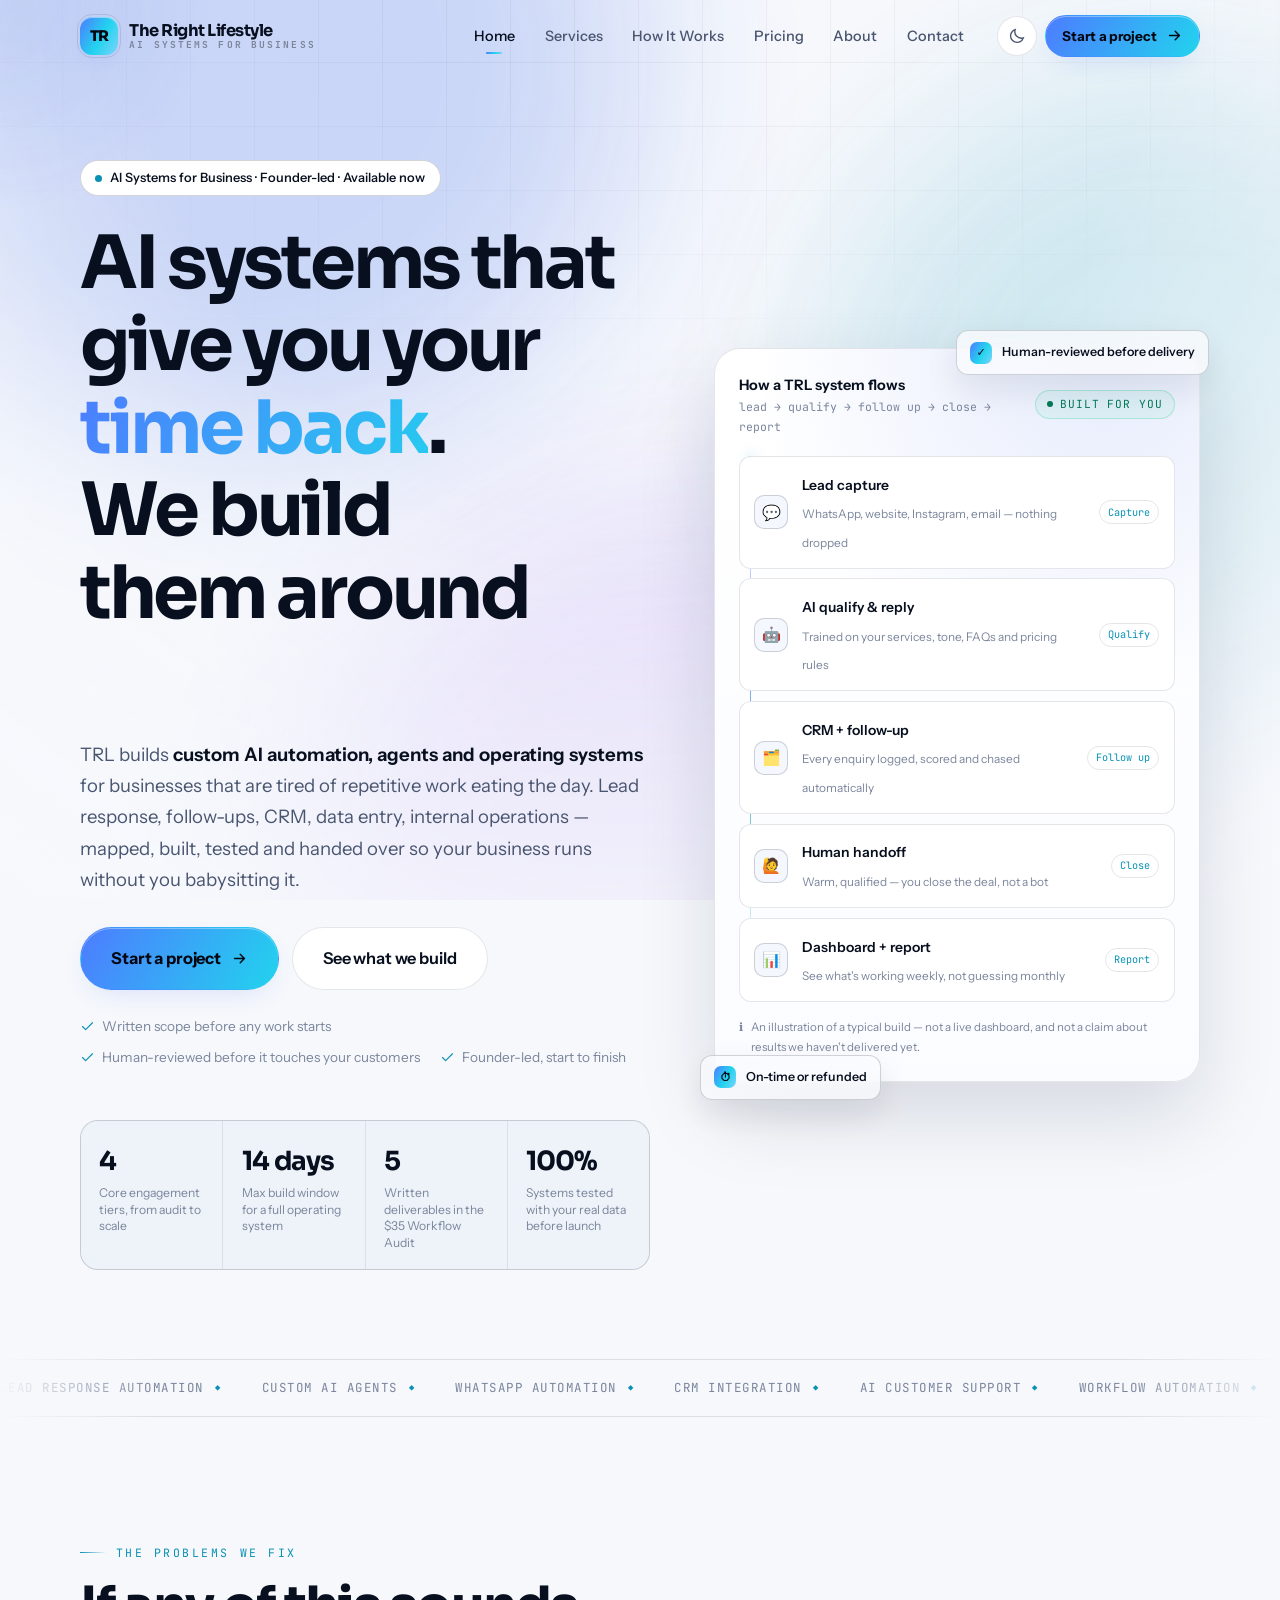
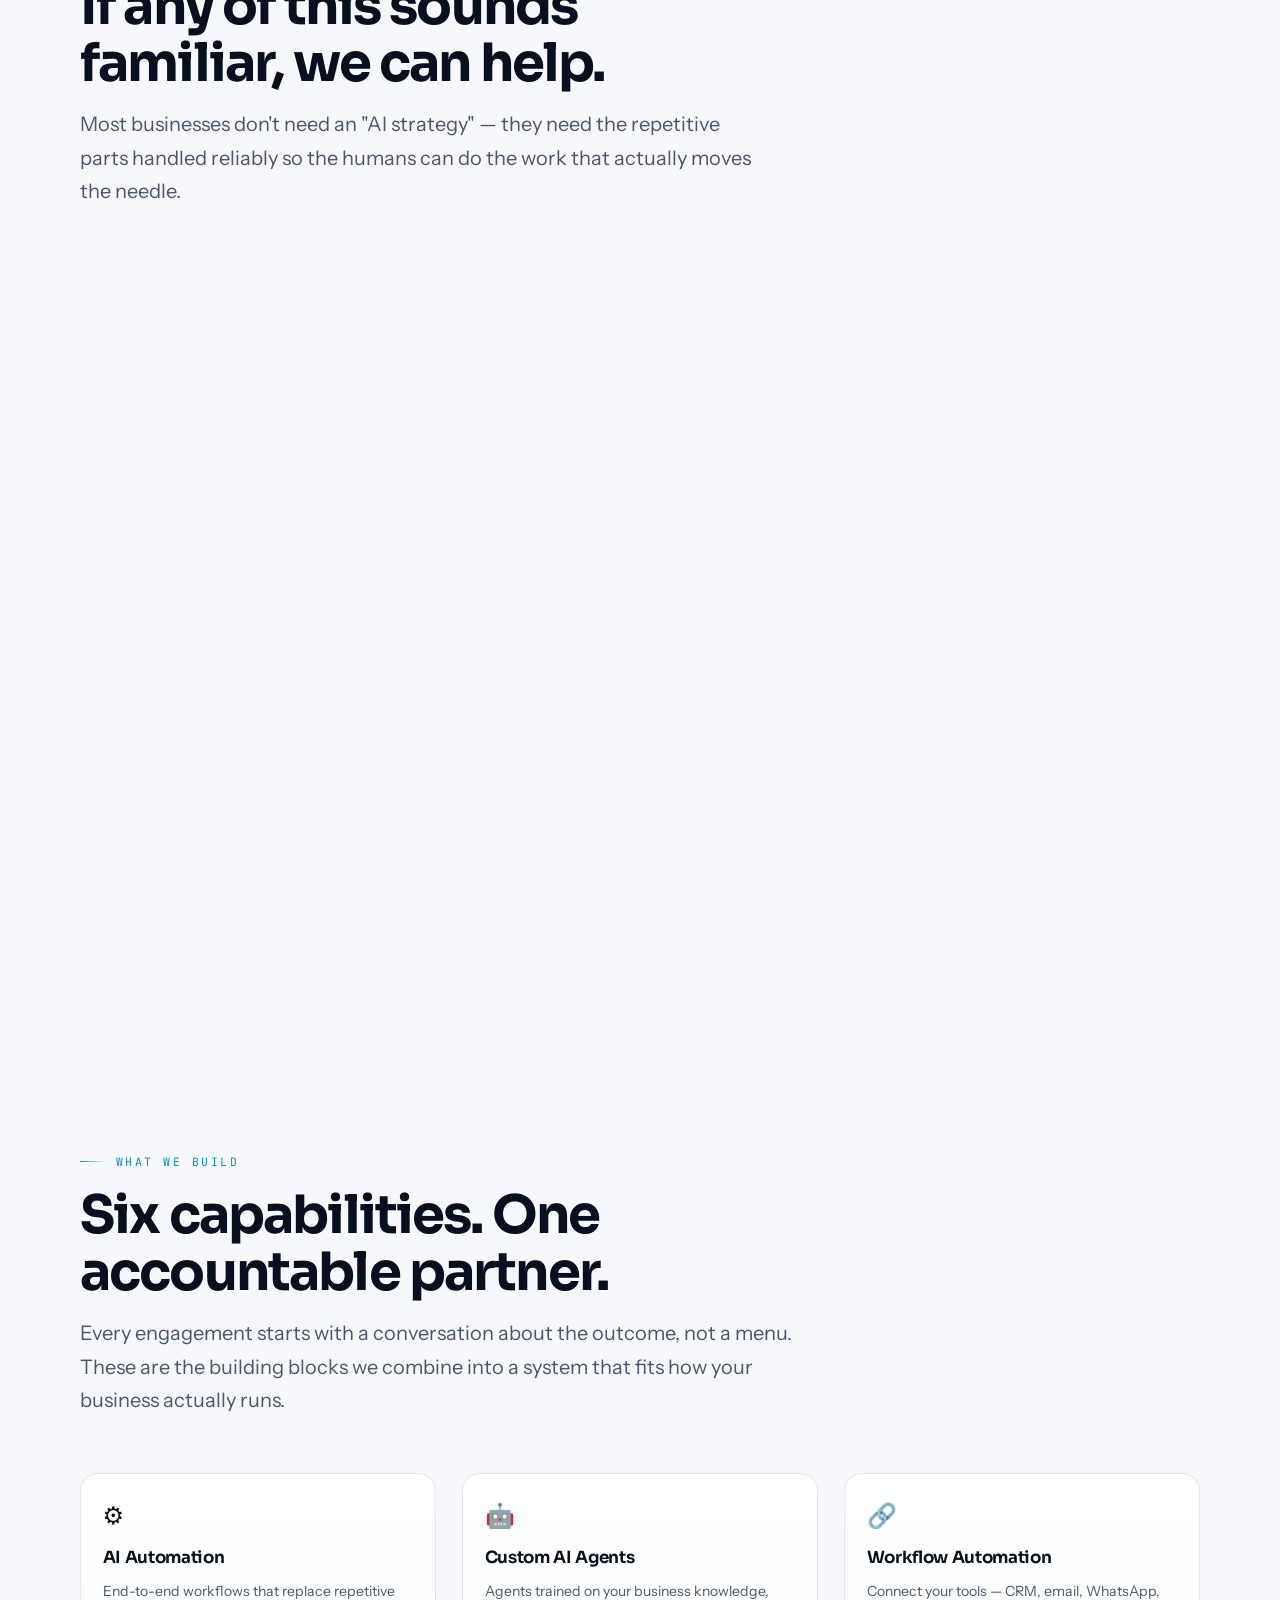
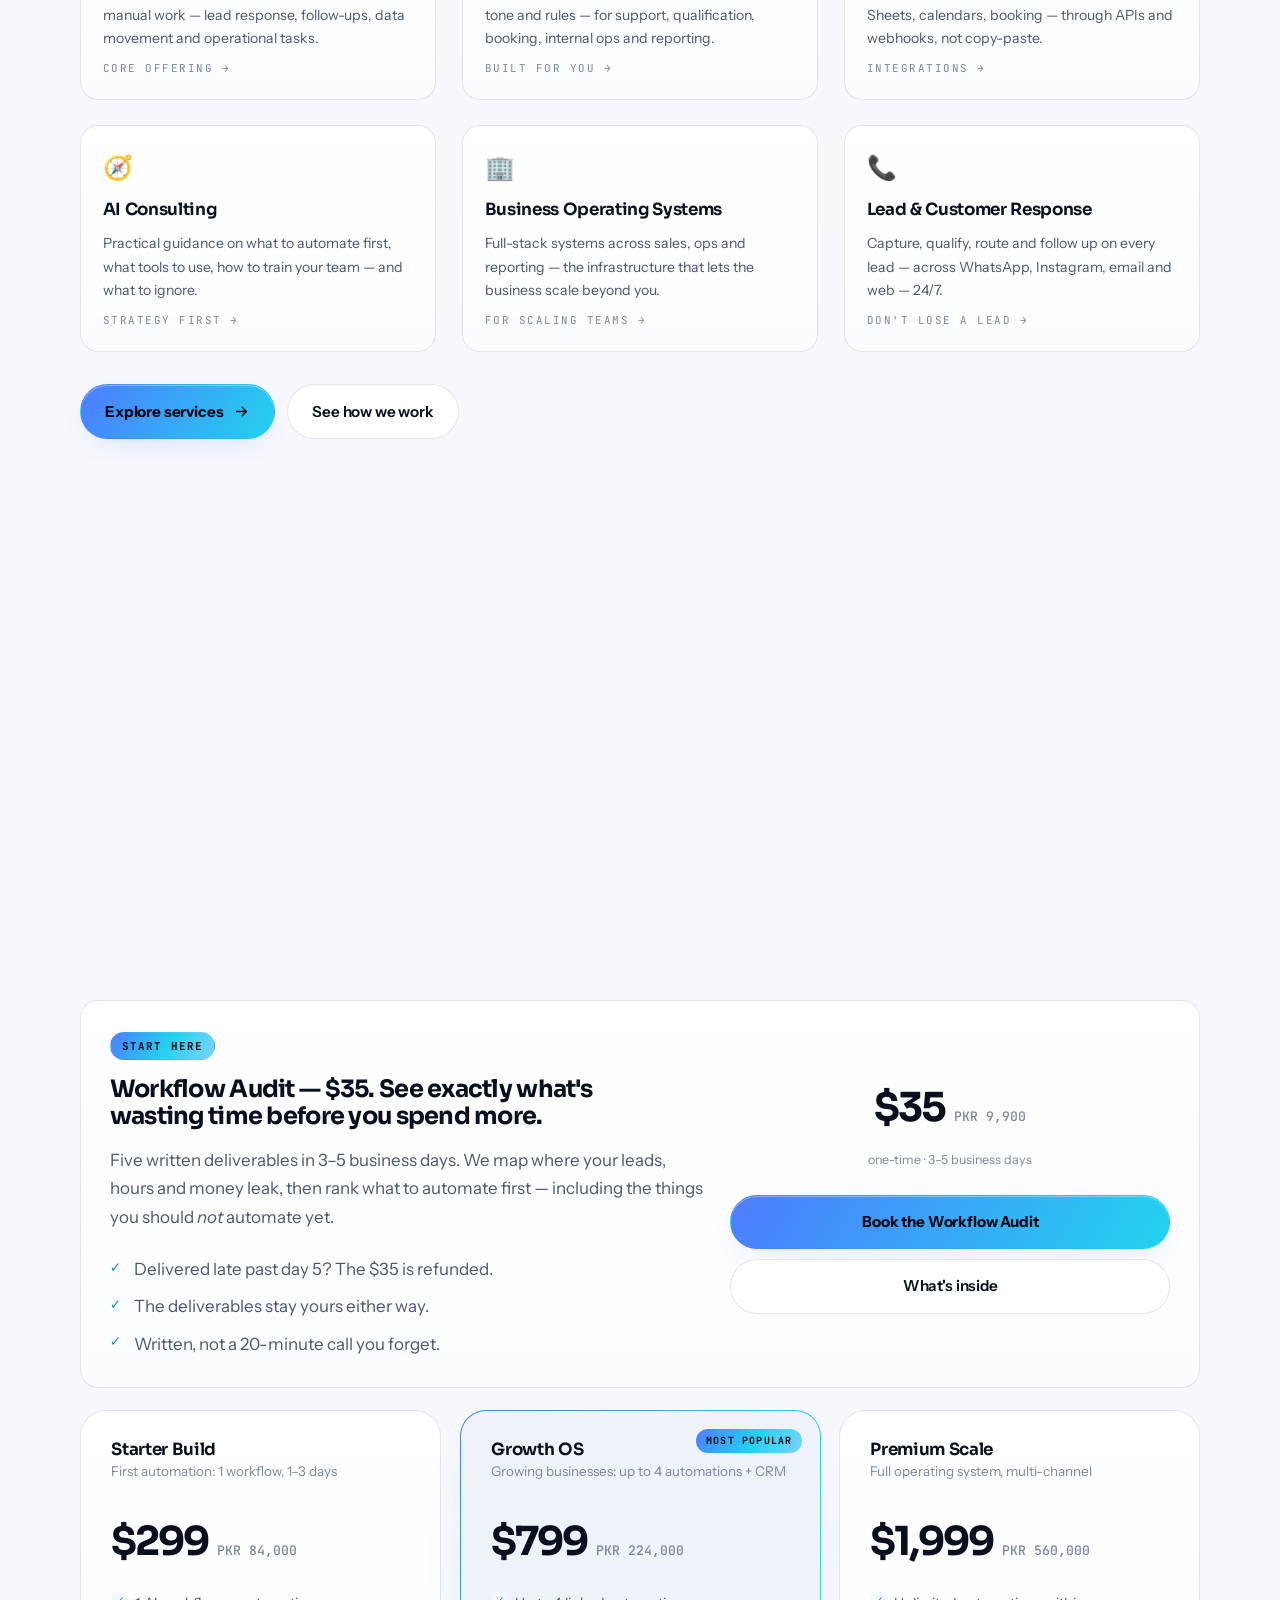
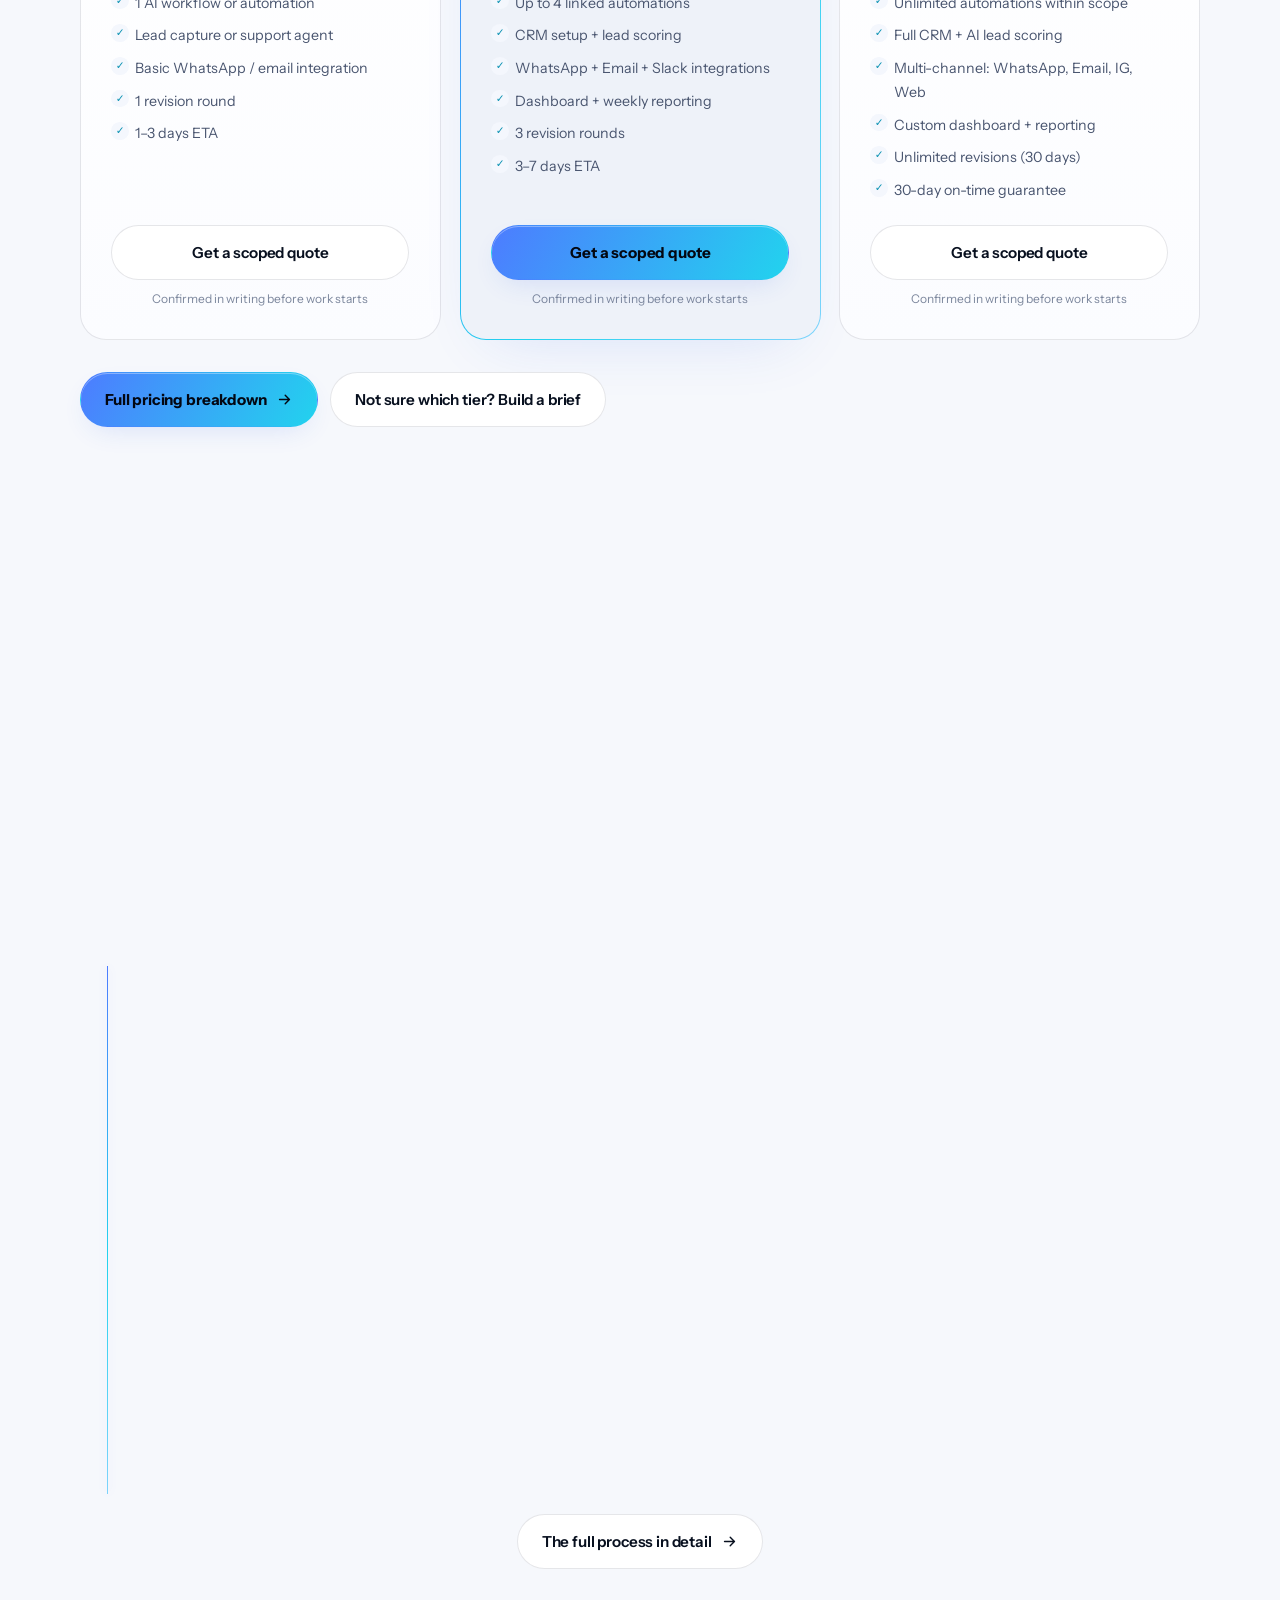
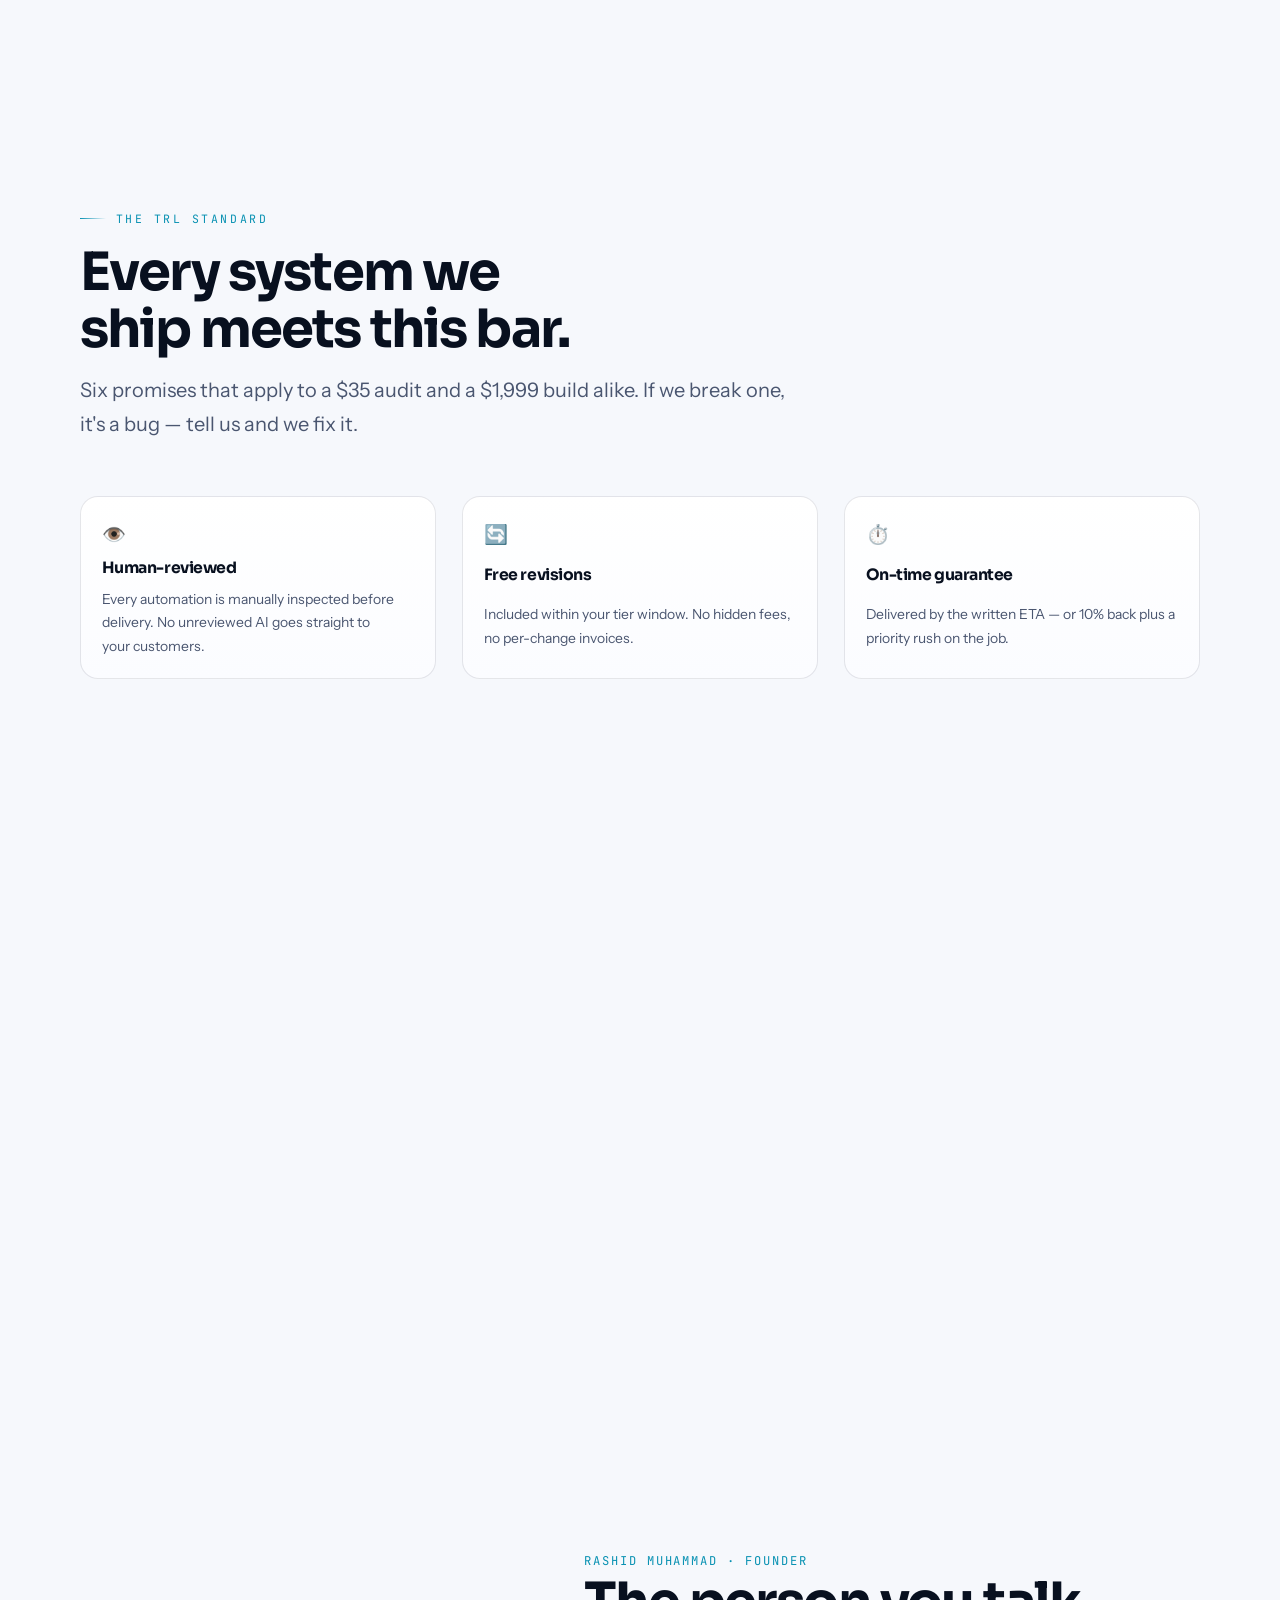
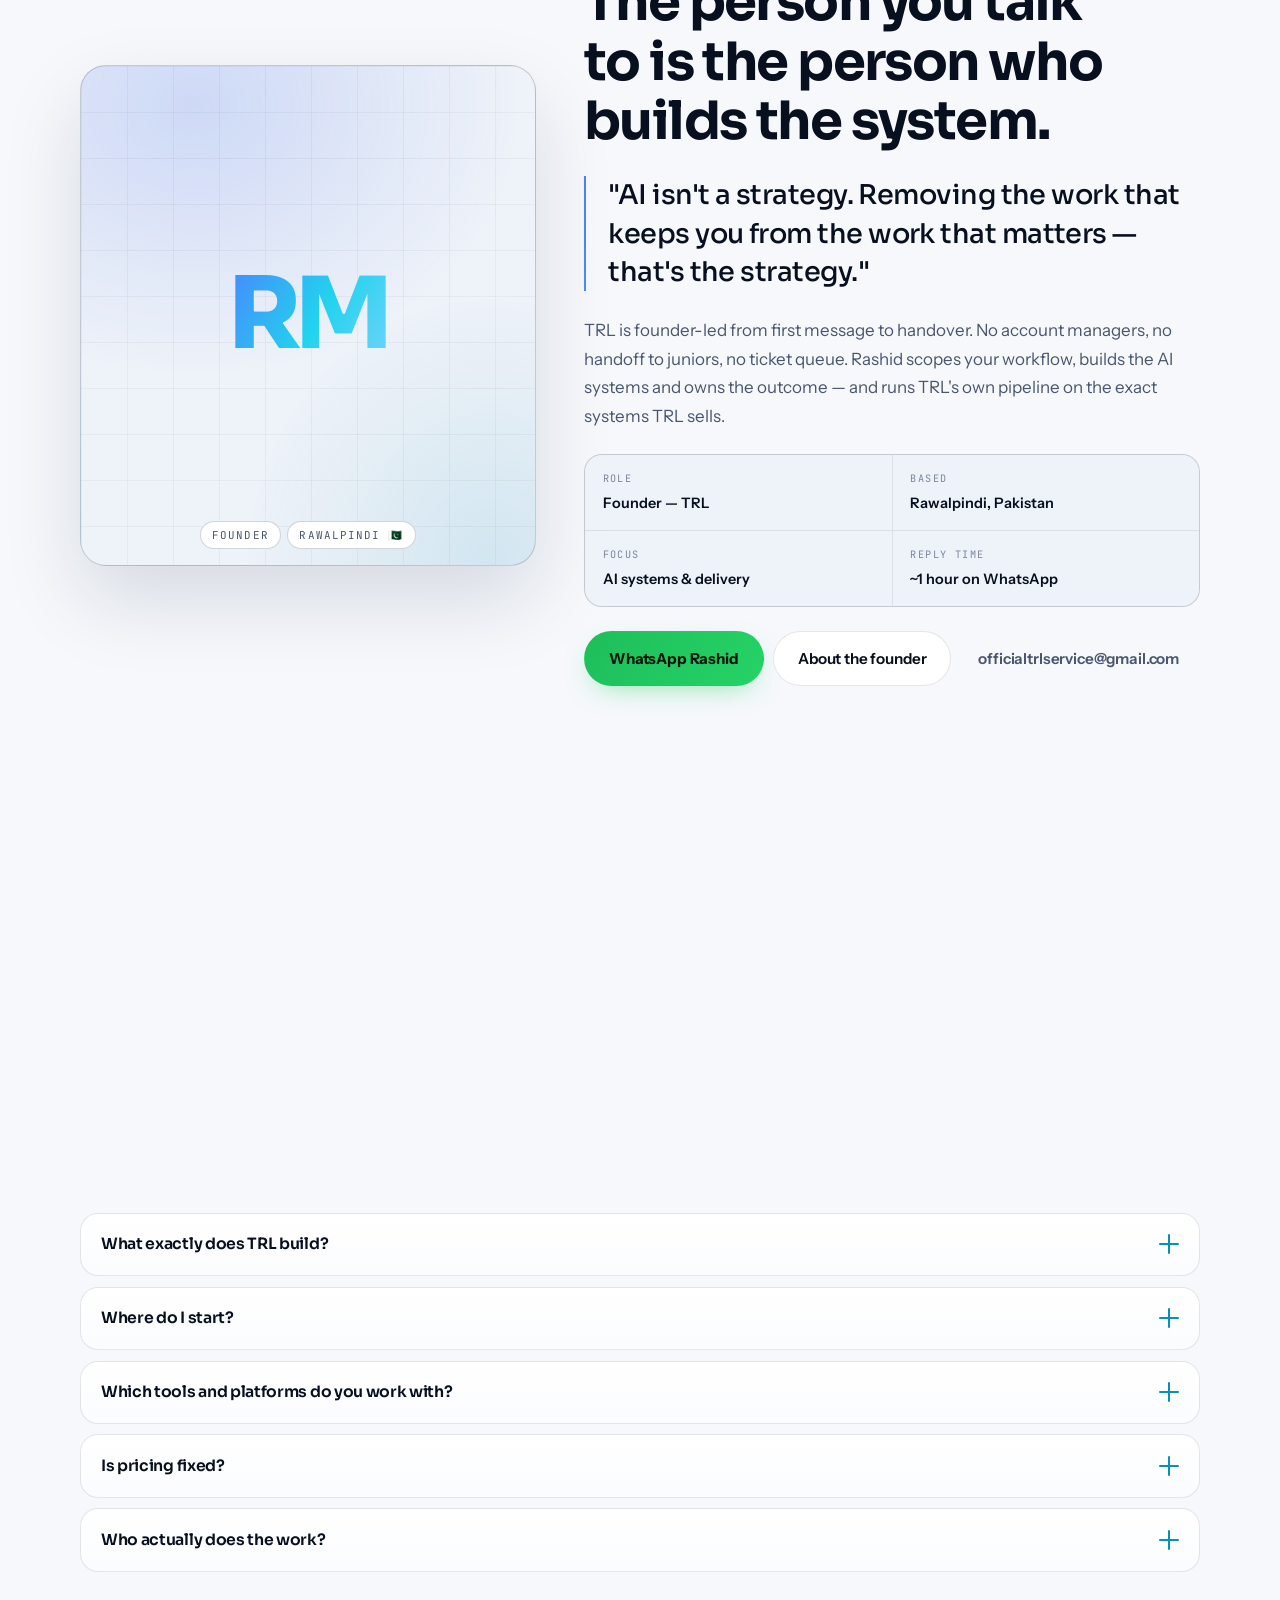
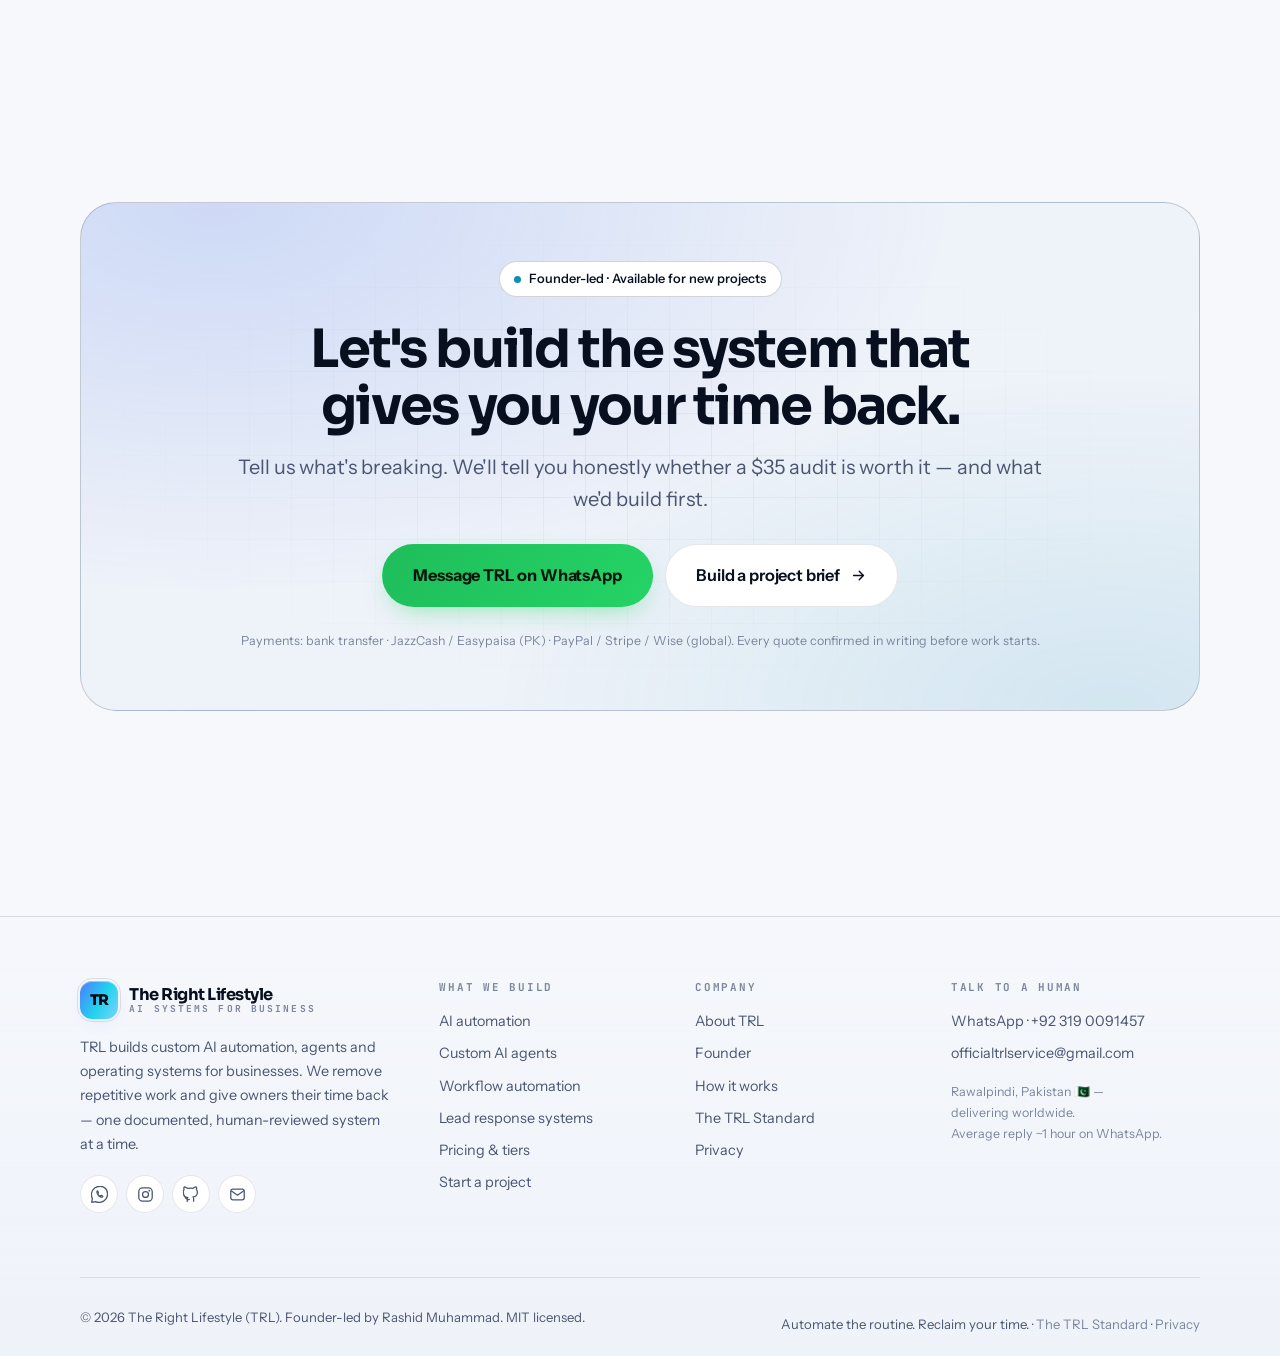
<file: index.html>
<!DOCTYPE html>
<html lang="en" data-theme="dark">
<head>
  <meta charset="UTF-8" />
  <meta name="viewport" content="width=device-width, initial-scale=1.0" />
  <title>The Right Lifestyle (TRL) — Custom AI Systems & Automation for Business</title>
  <meta name="description" content="TRL builds custom AI automation, agents and workflow systems for businesses. Lead response, CRM, follow-ups, operations — built around how your business actually runs. Start with a $35 audit." />
  <meta name="author" content="Rashid Muhammad — TRL" />
  <meta name="theme-color" content="#04060d" />
  <link rel="canonical" href="https://therightlifestyle.github.io/TRL-TheRightLifestyle/" />
  <meta name="robots" content="index, follow, max-image-preview:large" />

  <meta property="og:type" content="website" />
  <meta property="og:site_name" content="The Right Lifestyle (TRL)" />
  <meta property="og:title" content="The Right Lifestyle (TRL) — Custom AI Systems & Automation for Business" />
  <meta property="og:description" content="Custom AI automation, agents and workflow systems for businesses. Lead response, CRM, follow-ups and operations — built around your actual workflows. Start with a $35 audit." />
  <meta property="og:url" content="https://therightlifestyle.github.io/TRL-TheRightLifestyle/" />
  <meta property="og:image" content="https://therightlifestyle.github.io/TRL-TheRightLifestyle/assets/og-cover.jpg" />
  <meta name="twitter:card" content="summary_large_image" />
  <meta name="twitter:title" content="The Right Lifestyle (TRL) — Custom AI Systems & Automation for Business" />
  <meta name="twitter:description" content="Custom AI automation, agents and workflow systems for businesses. Built around your actual workflows. Start with a $35 audit." />
  <meta name="twitter:image" content="https://therightlifestyle.github.io/TRL-TheRightLifestyle/assets/og-cover.jpg" />

  <link rel="icon" href="favicon.svg" type="image/svg+xml" />
  <link rel="apple-touch-icon" href="assets/icon-192.png" />
  <link rel="manifest" href="manifest.webmanifest" />
  <link rel="preconnect" href="https://fonts.googleapis.com" />
  <link rel="preconnect" href="https://fonts.gstatic.com" crossorigin />
  <link href="https://fonts.googleapis.com/css2?family=Sora:wght@600;700;800&family=Instrument+Sans:wght@400;500;600;700&family=JetBrains+Mono:wght@500;600&display=swap" rel="stylesheet" />
  <link rel="stylesheet" href="style.css" />
  <script>(function(){var r=document.documentElement;r.classList.add('js');try{var s=localStorage.getItem('trl-theme');var d=window.matchMedia('(prefers-color-scheme: light)').matches?'light':'dark';r.setAttribute('data-theme',s||d);}catch(e){r.setAttribute('data-theme','dark');}window.addEventListener('load',function(){setTimeout(function(){if(!document.body||!document.body.classList.contains('app-ready')){r.classList.remove('js');}},1600);});})();</script>
  <script type="application/ld+json">{"@context":"https://schema.org","@graph":[{"@type":"Organization","@id":"https://therightlifestyle.github.io/TRL-TheRightLifestyle/#organization","name":"The Right Lifestyle","alternateName":["TRL","TRL — The Right Lifestyle"],"url":"https://therightlifestyle.github.io/TRL-TheRightLifestyle/","logo":"https://therightlifestyle.github.io/TRL-TheRightLifestyle/assets/icon-512.png","sameAs":["https://instagram.com/the.right.lifestyle","https://github.com/therightlifestyle"],"email":"officialtrlservice@gmail.com","telephone":"+923190091457","address":{"@type":"PostalAddress","addressLocality":"Rawalpindi","addressCountry":"PK"},"founder":{"@id":"https://therightlifestyle.github.io/TRL-TheRightLifestyle/#founder"}},{"@type":"Person","@id":"https://therightlifestyle.github.io/TRL-TheRightLifestyle/#founder","name":"Rashid Muhammad","jobTitle":"Founder","worksFor":{"@id":"https://therightlifestyle.github.io/TRL-TheRightLifestyle/#organization"},"email":"officialtrlservice@gmail.com","url":"https://therightlifestyle.github.io/TRL-TheRightLifestyle/about.html#founder","knowsAbout":["AI automation","custom AI agents","workflow automation","CRM automation","lead response systems","AI consulting","business operating systems"]},{"@type":"WebSite","@id":"https://therightlifestyle.github.io/TRL-TheRightLifestyle/#website","url":"https://therightlifestyle.github.io/TRL-TheRightLifestyle/","name":"The Right Lifestyle (TRL)","publisher":{"@id":"https://therightlifestyle.github.io/TRL-TheRightLifestyle/#organization"}},{"@type":"WebPage","@id":"https://therightlifestyle.github.io/TRL-TheRightLifestyle/#webpage","url":"https://therightlifestyle.github.io/TRL-TheRightLifestyle/","name":"TRL — AI Systems That Give Business Owners Their Time Back","isPartOf":{"@id":"https://therightlifestyle.github.io/TRL-TheRightLifestyle/#website"},"about":{"@id":"https://therightlifestyle.github.io/TRL-TheRightLifestyle/#organization"},"description":"TRL builds custom AI automation, agents and workflow systems for businesses. We remove repetitive work and give owners their time back."},{"@type":"BreadcrumbList","@id":"https://therightlifestyle.github.io/TRL-TheRightLifestyle/#breadcrumb","itemListElement":[{"@type":"ListItem","position":1,"name":"Home","item":"https://therightlifestyle.github.io/TRL-TheRightLifestyle/"}]}]}</script>
<script type="application/ld+json" data-seo="faq">{"@context":"https://schema.org","@type":"FAQPage","@id":"https://therightlifestyle.github.io/TRL-TheRightLifestyle/#faq","mainEntity":[{"@type":"Question","name":"What exactly does TRL build?","acceptedAnswer":{"@type":"Answer","text":"Custom AI systems for businesses. That means AI agents trained on your business, workflow automations that connect your existing tools, lead response systems that capture and qualify enquiries 24/7, CRM setups, dashboards and operating infrastructure. We don't sell generic SaaS — every system is built around how your business actually runs."}},{"@type":"Question","name":"Where do I start?","acceptedAnswer":{"@type":"Answer","text":"The $35 / PKR 9,900 Workflow Audit. Five written deliverables in 3–5 business days that show exactly where time, leads and money leak — and what to automate first. If delivered past day five, the $35 is refunded and the deliverables stay yours. Sometimes the honest answer is \"you don't need an AI system yet\" — and we'll tell you that too."}},{"@type":"Question","name":"Which tools and platforms do you work with?","acceptedAnswer":{"@type":"Answer","text":"WhatsApp Business, Instagram, Gmail/Google Workspace, Make.com, n8n, Zapier, custom APIs, Google Sheets, Airtable, Notion, CRMs (HubSpot, Pipedrive, custom), Calendly/Cal.com, OpenAI, Anthropic, open-source models, and most tools with an API. We choose the stack around your workflow — not the other way around."}},{"@type":"Question","name":"Is pricing fixed?","acceptedAnswer":{"@type":"Answer","text":"The listed tiers are honest starting points. Every project is scoped precisely and confirmed in writing on WhatsApp before work starts — there is no checkout button and no surprise invoice. Custom scopes and monthly retainer arrangements are quoted in writing after the audit."}},{"@type":"Question","name":"Who actually does the work?","acceptedAnswer":{"@type":"Answer","text":"The person you talk to is the person accountable for the outcome — Rashid Muhammad, founder. TRL delivers with its own hands or manages a vetted specialist where needed, but accountability never leaves TRL. No account layers, no handoffs to juniors, no ticket queue."}}]}</script>
</head>
<body>
<a class="skip-link" href="#main">Skip to content</a>
<div class="progress" aria-hidden="true"></div>
<div class="bg-fx" aria-hidden="true">
  <div class="aurora a1"></div>
  <div class="aurora a2"></div>
  <div class="aurora a3"></div>
  <div class="grid-fx"></div>
  <div class="noise"></div>
</div>
<div class="cursor-glow" aria-hidden="true"></div>

<header class="nav" role="banner">
  <div class="nav-inner">
    <a class="brand" href="index.html" aria-label="TRL — The Right Lifestyle, home">
      <span class="brand-mark" aria-hidden="true">TR</span>
      <span class="brand-text">
        <span class="brand-name">The Right Lifestyle</span>
        <span class="brand-sub">AI Systems for Business</span>
      </span>
    </a>
    <nav class="nav-links" aria-label="Primary"><a class="nav-link active" href="index.html" aria-current="page">Home</a><a class="nav-link" href="services.html">Services</a><a class="nav-link" href="how.html">How It Works</a><a class="nav-link" href="pricing.html">Pricing</a><a class="nav-link" href="about.html">About</a><a class="nav-link" href="contact.html">Contact</a></nav>
    <div class="nav-actions">
      <button class="icon-btn" type="button" data-theme-toggle aria-label="Toggle colour theme">
        <svg class="icon-sun" viewBox="0 0 24 24" fill="none" stroke="currentColor" stroke-width="1.8" stroke-linecap="round" aria-hidden="true"><circle cx="12" cy="12" r="4.2"/><path d="M12 2v2.4M12 19.6V22M2 12h2.4M19.6 12H22M4.9 4.9l1.7 1.7M17.4 17.4l1.7 1.7M19.1 4.9l-1.7 1.7M6.6 17.4l-1.7 1.7"/></svg>
        <svg class="icon-moon" viewBox="0 0 24 24" fill="none" stroke="currentColor" stroke-width="1.8" stroke-linecap="round" aria-hidden="true"><path d="M20.5 14.4A8.6 8.6 0 0 1 9.6 3.5a8.7 8.7 0 1 0 10.9 10.9Z"/></svg>
      </button>
      <a class="btn btn-primary btn-sm btn-arrow" href="contact.html#brief">Start a project <svg viewBox="0 0 24 24" fill="none" stroke="currentColor" stroke-width="2" stroke-linecap="round" stroke-linejoin="round" aria-hidden="true"><path d="M5 12h14M13 6l6 6-6 6"/></svg></a>
      <button class="icon-btn menu-btn" type="button" aria-label="Open menu" aria-controls="drawer" aria-expanded="false">
        <span class="bars" aria-hidden="true"><span></span><span></span><span></span></span>
      </button>
    </div>
  </div>
</header>

<div class="drawer" id="drawer" role="dialog" aria-modal="true" aria-label="Menu" aria-hidden="true">
  <nav class="drawer-links" aria-label="Mobile"><a href="index.html" class="active" aria-current="page"><span class="idx">01</span><span>Home</span></a><a href="services.html"><span class="idx">02</span><span>Services</span></a><a href="how.html"><span class="idx">03</span><span>How It Works</span></a><a href="pricing.html"><span class="idx">04</span><span>Pricing</span></a><a href="about.html"><span class="idx">05</span><span>About</span></a><a href="contact.html"><span class="idx">06</span><span>Contact</span></a></nav>
  <div></div>
  <div class="drawer-foot">
    <a class="btn btn-wa btn-block" href="https://wa.me/923190091457?text=Hi%20Rashid%20%E2%80%94%20I%20found%20TRL%20online%20and%20I%20would%20like%20to%20talk%20about%20an%20AI%20system%20for%20my%20business." target="_blank" rel="noopener">Message TRL on WhatsApp</a>
    <a class="btn btn-ghost btn-block" href="services.html">See what we build</a>
    <p class="tiny">Founder-led by Rashid Muhammad · average reply ~1 hour</p>
  </div>
</div>
<main id="main">
<section class="hero" aria-label="TRL introduction">
  <div class="wrap">
    <div class="hero-inner">
      <div>
        <span class="chip chip-accent hero-badge" data-reveal><span class="dot" aria-hidden="true"></span> AI Systems for Business · Founder-led · Available now</span>
        <h1 class="hero-title" data-reveal style="--d:60ms">
          <span class="line">AI systems that</span>
          <span class="line">give you your <span class="grad">time back</span>.</span>
          <span class="line">We build them around <span class="rotator" aria-hidden="true"><span>your actual workflows.</span><span>how your team works.</span><span>real customer journeys.</span><span>the business you run.</span></span></span>
        </h1>
        <p class="hero-lead" data-reveal style="--d:120ms">
          TRL builds <strong>custom AI automation, agents and operating systems</strong> for businesses that are tired of repetitive work eating the day.
          Lead response, follow-ups, CRM, data entry, internal operations — mapped, built, tested and handed over so your business runs without you babysitting it.
        </p>
        <div class="hero-cta" data-reveal style="--d:180ms">
          <a class="btn btn-primary btn-lg btn-arrow" href="contact.html#brief">Start a project <svg viewBox="0 0 24 24" fill="none" stroke="currentColor" stroke-width="2" stroke-linecap="round" stroke-linejoin="round" aria-hidden="true"><path d="M5 12h14M13 6l6 6-6 6"/></svg></a>
          <a class="btn btn-ghost btn-lg" href="services.html">See what we build</a>
        </div>
        <div class="hero-meta" data-reveal style="--d:240ms">
          <span><svg viewBox="0 0 24 24" width="18" height="18" fill="none" stroke="currentColor" stroke-width="1.8" stroke-linecap="round" stroke-linejoin="round" aria-hidden="true"><path d="M20 6 9 17l-5-5"/></svg> Written scope before any work starts</span>
          <span><svg viewBox="0 0 24 24" width="18" height="18" fill="none" stroke="currentColor" stroke-width="1.8" stroke-linecap="round" stroke-linejoin="round" aria-hidden="true"><path d="M20 6 9 17l-5-5"/></svg> Human-reviewed before it touches your customers</span>
          <span><svg viewBox="0 0 24 24" width="18" height="18" fill="none" stroke="currentColor" stroke-width="1.8" stroke-linecap="round" stroke-linejoin="round" aria-hidden="true"><path d="M20 6 9 17l-5-5"/></svg> Founder-led, start to finish</span>
        </div>
        <div class="stat-row" data-reveal="scale" style="--d:300ms"><div class="stat"><div class="stat-num"><span data-count="4" data-suffix=""></span></div><div class="stat-label">Core engagement tiers, from audit to scale</div></div><div class="stat"><div class="stat-num"><span data-count="14" data-suffix=" days"></span></div><div class="stat-label">Max build window for a full operating system</div></div><div class="stat"><div class="stat-num"><span data-count="5" data-suffix=""></span></div><div class="stat-label">Written deliverables in the $35 Workflow Audit</div></div><div class="stat"><div class="stat-num"><span data-count="100" data-suffix="%"></span></div><div class="stat-label">Systems tested with your real data before launch</div></div></div>
      </div>
      <div class="hero-visual" data-reveal="right" style="--d:160ms">
        <div class="flow-card tilt" data-tilt="4">
          <div class="flow-head">
            <div>
              <div class="flow-title">How a TRL system flows</div>
              <div class="flow-sub">lead → qualify → follow up → close → report</div>
            </div>
            <span class="status live">Built for you</span>
          </div>
          <div class="flow-body">
            <span class="flow-rail" aria-hidden="true"></span>
            <span class="flow-pulse" aria-hidden="true"></span>
            <div class="flow-row">
        <span class="flow-ico" aria-hidden="true">💬</span>
        <span><span class="flow-name">Lead capture</span><br><span class="flow-desc">WhatsApp, website, Instagram, email — nothing dropped</span></span>
        <span class="flow-tag">Capture</span>
      </div><div class="flow-row">
        <span class="flow-ico" aria-hidden="true">🤖</span>
        <span><span class="flow-name">AI qualify &amp; reply</span><br><span class="flow-desc">Trained on your services, tone, FAQs and pricing rules</span></span>
        <span class="flow-tag">Qualify</span>
      </div><div class="flow-row">
        <span class="flow-ico" aria-hidden="true">🗂️</span>
        <span><span class="flow-name">CRM + follow-up</span><br><span class="flow-desc">Every enquiry logged, scored and chased automatically</span></span>
        <span class="flow-tag">Follow up</span>
      </div><div class="flow-row">
        <span class="flow-ico" aria-hidden="true">🙋</span>
        <span><span class="flow-name">Human handoff</span><br><span class="flow-desc">Warm, qualified — you close the deal, not a bot</span></span>
        <span class="flow-tag">Close</span>
      </div><div class="flow-row">
        <span class="flow-ico" aria-hidden="true">📊</span>
        <span><span class="flow-name">Dashboard + report</span><br><span class="flow-desc">See what's working weekly, not guessing monthly</span></span>
        <span class="flow-tag">Report</span>
      </div>
          </div>
          <p class="flow-note"><span aria-hidden="true">ℹ️</span> An illustration of a typical build — not a live dashboard, and not a claim about results we haven't delivered yet.</p>
        </div>
        <div class="float-card fc-1"><span class="fc-ico" aria-hidden="true">✓</span> Human-reviewed before delivery</div>
        <div class="float-card fc-2"><span class="fc-ico" aria-hidden="true">⏱</span> On-time or refunded</div>
      </div>
    </div>
  </div>
</section>
<div class="marquee" aria-hidden="true">
  <div class="marquee-track" data-clone data-speed="42"><span class="mq-item">Lead response automation</span><span class="mq-item">Custom AI agents</span><span class="mq-item">WhatsApp automation</span><span class="mq-item">CRM integration</span><span class="mq-item">AI customer support</span><span class="mq-item">Workflow automation</span><span class="mq-item">Email follow-up sequences</span><span class="mq-item">Data entry automation</span><span class="mq-item">AI consulting</span><span class="mq-item">Business operating systems</span><span class="mq-item">Team training on AI tools</span><span class="mq-item">Custom dashboards &amp; reporting</span><span class="mq-item">Appointment booking systems</span><span class="mq-item">Internal knowledge bases</span><span class="mq-item">AI-assisted sales</span><span class="mq-item">Workflow Audit</span><span class="mq-item">Starter builds</span><span class="mq-item">Growth OS</span><span class="mq-item">Premium Scale</span></div>
</div>
<section class="section" id="problems" aria-labelledby="prob-h">
  <div class="wrap">
    <div class="sec-head" data-reveal>
      <span class="sec-label">The problems we fix</span>
      <h2 class="sec-title" id="prob-h">If any of this sounds familiar, we can help.</h2>
      <p class="sec-sub">Most businesses don't need an "AI strategy" — they need the repetitive parts handled reliably so the humans can do the work that actually moves the needle.</p>
    </div>
    <div class="grid g-3"><article class="card spotlight" data-reveal>
      <span class="card-icon" aria-hidden="true">📥</span>
      <h3 class="card-title">Leads slipping through</h3>
      <p class="card-text mt-4">Enquiries from WhatsApp, Instagram and the website landing in different places, getting replies hours late or not at all. We connect them into one qualified pipeline with instant, on-brand AI response.</p>
    </article><article class="card spotlight" data-reveal>
      <span class="card-icon" aria-hidden="true">🔁</span>
      <h3 class="card-title">The same tasks, every day</h3>
      <p class="card-text mt-4">Invoices, follow-ups, data entry, scheduling, status updates, report pulling — work a human shouldn't be doing at your labour cost. We map it, automate it and hand you a documented system.</p>
    </article><article class="card spotlight" data-reveal>
      <span class="card-icon" aria-hidden="true">🧩</span>
      <h3 class="card-title">Tools that don't talk to each other</h3>
      <p class="card-text mt-4">A spreadsheet here, WhatsApp there, a CRM nobody updates, an email tool and a booking page that don't connect. We wire them together through APIs and webhooks instead of copy-paste.</p>
    </article><article class="card spotlight" data-reveal>
      <span class="card-icon" aria-hidden="true">🌙</span>
      <h3 class="card-title">You can't be online 24/7</h3>
      <p class="card-text mt-4">Customers message at midnight, on weekends, during meetings. An AI agent trained on your business handles routine repeat questions, qualifies the lead and hands off to your team when personal attention is needed.</p>
    </article><article class="card spotlight" data-reveal>
      <span class="card-icon" aria-hidden="true">📊</span>
      <h3 class="card-title">No visibility into what's working</h3>
      <p class="card-text mt-4">You know you're busy but not where leads come from, how fast replies go out or what converts. We build dashboards that update automatically instead of monthly manual reports.</p>
    </article><article class="card spotlight" data-reveal>
      <span class="card-icon" aria-hidden="true">👑</span>
      <h3 class="card-title">The bottleneck is you</h3>
      <p class="card-text mt-4">Nothing ships, nothing gets replied to, nothing moves unless you personally do it. That caps how big the business can get. We build operating systems that let the company run without you in every message.</p>
    </article></div>
  </div>
</section>
<section class="section" id="services-overview" aria-labelledby="svc-h">
  <div class="wrap">
    <div class="sec-head" data-reveal>
      <span class="sec-label">What we build</span>
      <h2 class="sec-title" id="svc-h">Six capabilities. One accountable partner.</h2>
      <p class="sec-sub">Every engagement starts with a conversation about the outcome, not a menu. These are the building blocks we combine into a system that fits how your business actually runs.</p>
    </div>
    <div class="grid g-3"><a class="practice" href="services.html#automation" data-reveal>
      <span class="practice-ico" aria-hidden="true">⚙️</span>
      <span class="practice-name">AI Automation</span>
      <span class="practice-desc">End-to-end workflows that replace repetitive manual work — lead response, follow-ups, data movement and operational tasks.</span>
      <span class="practice-count">Core offering →</span>
    </a><a class="practice" href="services.html#agents" data-reveal>
      <span class="practice-ico" aria-hidden="true">🤖</span>
      <span class="practice-name">Custom AI Agents</span>
      <span class="practice-desc">Agents trained on your business knowledge, tone and rules — for support, qualification, booking, internal ops and reporting.</span>
      <span class="practice-count">Built for you →</span>
    </a><a class="practice" href="services.html#workflows" data-reveal>
      <span class="practice-ico" aria-hidden="true">🔗</span>
      <span class="practice-name">Workflow Automation</span>
      <span class="practice-desc">Connect your tools — CRM, email, WhatsApp, Sheets, calendars, booking — through APIs and webhooks, not copy-paste.</span>
      <span class="practice-count">Integrations →</span>
    </a><a class="practice" href="services.html#consulting" data-reveal>
      <span class="practice-ico" aria-hidden="true">🧭</span>
      <span class="practice-name">AI Consulting</span>
      <span class="practice-desc">Practical guidance on what to automate first, what tools to use, how to train your team — and what to ignore.</span>
      <span class="practice-count">Strategy first →</span>
    </a><a class="practice" href="services.html#bos" data-reveal>
      <span class="practice-ico" aria-hidden="true">🏢</span>
      <span class="practice-name">Business Operating Systems</span>
      <span class="practice-desc">Full-stack systems across sales, ops and reporting — the infrastructure that lets the business scale beyond you.</span>
      <span class="practice-count">For scaling teams →</span>
    </a><a class="practice" href="services.html#leads" data-reveal>
      <span class="practice-ico" aria-hidden="true">📞</span>
      <span class="practice-name">Lead &amp; Customer Response</span>
      <span class="practice-desc">Capture, qualify, route and follow up on every lead — across WhatsApp, Instagram, email and web — 24/7.</span>
      <span class="practice-count">Don't lose a lead →</span>
    </a></div>
    <div class="flex mt-6">
      <a class="btn btn-primary btn-arrow" href="services.html">Explore services <svg viewBox="0 0 24 24" fill="none" stroke="currentColor" stroke-width="2" stroke-linecap="round" stroke-linejoin="round" aria-hidden="true"><path d="M5 12h14M13 6l6 6-6 6"/></svg></a>
      <a class="btn btn-ghost" href="how.html">See how we work</a>
    </div>
  </div>
</section>
<section class="section" id="pricing" aria-labelledby="pricing-h">
  <div class="wrap">
    <div class="sec-head" data-reveal>
      <span class="sec-label">Where to start</span>
      <h2 class="sec-title" id="pricing-h">Four tiers. Every scope written before you pay.</h2>
      <p class="sec-sub">No checkout buttons, no surprise invoices. You always know what is being built, what it costs and when it lands — confirmed in writing on WhatsApp before work starts.</p>
    </div>

    <article class="card spotlight" id="audit" data-reveal style="margin-bottom:1.4rem">
      <div class="grid g-2-1" style="align-items:center">
        <div>
          <span class="badge badge-hot">Start here</span>
          <h3 class="mt-4" style="font-size:1.5rem">Workflow Audit — $35. See exactly what's wasting time before you spend more.</h3>
          <p class="mt-4">Five written deliverables in 3–5 business days. We map where your leads, hours and money leak, then rank what to automate first — including the things you should <em>not</em> automate yet.</p>
          <ul class="ul check mt-5">
            <li>Delivered late past day 5? The $35 is refunded.</li>
            <li>The deliverables stay yours either way.</li>
            <li>Written, not a 20-minute call you forget.</li>
          </ul>
        </div>
        <div class="center">
          <div class="tier-price" style="justify-content:center"><span class="swap-usd">$35</span><span class="swap-pkr">PKR 9,900</span></div>
          <p class="tiny mt-2">one-time · 3–5 business days</p>
          <div class="grid mt-5" style="gap:.6rem">
            <a class="btn btn-primary btn-block" href="https://wa.me/923190091457?text=Hi%20Rashid%20%E2%80%94%20I%20want%20to%20start%20with%20the%20%2435%20Workflow%20Audit.%20Here%20is%20my%20business%3A" target="_blank" rel="noopener">Book the Workflow Audit</a>
            <a class="btn btn-ghost btn-block" href="services.html#audit">What's inside</a>
          </div>
        </div>
      </div>
    </article>

    <div class="tier-grid"><article class="tier spotlight" data-reveal>
          <div>
            <h3 class="tier-name">Starter Build</h3>
            <p class="tier-tag">First automation: 1 workflow, 1–3 days</p>
          </div>
          <div class="tier-price"><span class="swap-usd">$299</span><span class="swap-pkr">PKR 84,000</span></div>
          <ul class="tier-list"><li>1 AI workflow or automation</li><li>Lead capture or support agent</li><li>Basic WhatsApp / email integration</li><li>1 revision round</li><li>1–3 days ETA</li></ul>
          <div class="tier-cta">
          <a class="btn btn-ghost btn-block" href="https://wa.me/923190091457?text=Hi%20Rashid%20%E2%80%94%20I%20am%20interested%20in%20the%20Starter%20Build%20%28%24299%29.%20Can%20you%20confirm%20scope%2C%20price%20and%20ETA%3F" target="_blank" rel="noopener">Get a scoped quote</a>
          <p class="tier-note">Confirmed in writing before work starts</p>
        </div>
        </article><article class="tier featured spotlight" data-reveal>
          <span class="tier-flag">Most popular</span>
          <div>
            <h3 class="tier-name">Growth OS</h3>
            <p class="tier-tag">Growing businesses: up to 4 automations + CRM</p>
          </div>
          <div class="tier-price"><span class="swap-usd">$799</span><span class="swap-pkr">PKR 224,000</span></div>
          <ul class="tier-list"><li>Up to 4 linked automations</li><li>CRM setup + lead scoring</li><li>WhatsApp + Email + Slack integrations</li><li>Dashboard + weekly reporting</li><li>3 revision rounds</li><li>3–7 days ETA</li></ul>
          <div class="tier-cta">
          <a class="btn btn-primary btn-block" href="https://wa.me/923190091457?text=Hi%20Rashid%20%E2%80%94%20I%20am%20interested%20in%20Growth%20OS%20%28%24799%29.%20Can%20you%20confirm%20scope%2C%20price%20and%20ETA%3F" target="_blank" rel="noopener">Get a scoped quote</a>
          <p class="tier-note">Confirmed in writing before work starts</p>
        </div>
        </article><article class="tier spotlight" data-reveal>
          <div>
            <h3 class="tier-name">Premium Scale</h3>
            <p class="tier-tag">Full operating system, multi-channel</p>
          </div>
          <div class="tier-price"><span class="swap-usd">$1,999</span><span class="swap-pkr">PKR 560,000</span></div>
          <ul class="tier-list"><li>Unlimited automations within scope</li><li>Full CRM + AI lead scoring</li><li>Multi-channel: WhatsApp, Email, IG, Web</li><li>Custom dashboard + reporting</li><li>Unlimited revisions (30 days)</li><li>30-day on-time guarantee</li></ul>
          <div class="tier-cta">
          <a class="btn btn-ghost btn-block" href="https://wa.me/923190091457?text=Hi%20Rashid%20%E2%80%94%20I%20am%20interested%20in%20Premium%20Scale%20%28%241%2C999%29.%20Can%20you%20confirm%20scope%2C%20price%20and%20ETA%3F" target="_blank" rel="noopener">Get a scoped quote</a>
          <p class="tier-note">Confirmed in writing before work starts</p>
        </div>
        </article></div>

    <div class="flex mt-6">
      <a class="btn btn-primary btn-arrow" href="services.html#pricing">Full pricing breakdown <svg viewBox="0 0 24 24" fill="none" stroke="currentColor" stroke-width="2" stroke-linecap="round" stroke-linejoin="round" aria-hidden="true"><path d="M5 12h14M13 6l6 6-6 6"/></svg></a>
      <a class="btn btn-ghost" href="contact.html#brief">Not sure which tier? Build a brief</a>
    </div>
  </div>
</section>
<section class="section" id="process" aria-labelledby="process-h">
  <div class="wrap">
    <div class="sec-head" data-reveal>
      <span class="sec-label">How it works</span>
      <h2 class="sec-title" id="process-h">From audit to autopilot in five steps.</h2>
      <p class="sec-sub">A single point of contact throughout. You always know what is being built, what it costs, when it lands — and what happens if it doesn't.</p>
    </div>
    <div class="timeline"><article class="tl-item" data-reveal>
      <span class="tl-dot" aria-hidden="true">01</span>
      <div class="tl-body">
        <h3 class="tl-title">Audit</h3>
        <p class="tl-text">We start with the $35 Workflow Audit. You tell us how the business runs today, we map the repetitive work, the leaks and the manual steps that shouldn't be manual.</p>
        <span class="tl-eta">Day 0–5 · $35</span>
      </div>
    </article><article class="tl-item" data-reveal>
      <span class="tl-dot" aria-hidden="true">02</span>
      <div class="tl-body">
        <h3 class="tl-title">Scope</h3>
        <p class="tl-text">You get a written proposal: exactly what we'd build, how the AI will be trained, which tools connect, fixed price, timeline and what we need from you.</p>
        <span class="tl-eta">Day 5–6 · written scope</span>
      </div>
    </article><article class="tl-item" data-reveal>
      <span class="tl-dot" aria-hidden="true">03</span>
      <div class="tl-body">
        <h3 class="tl-title">Build</h3>
        <p class="tl-text">We build the system — agents, workflows, integrations, dashboards — using your real data and your real tone of voice. Documented as we go.</p>
        <span class="tl-eta">Day 6–20 · build window</span>
      </div>
    </article><article class="tl-item" data-reveal>
      <span class="tl-dot" aria-hidden="true">04</span>
      <div class="tl-body">
        <h3 class="tl-title">Test &amp; launch</h3>
        <p class="tl-text">We test against real scenarios, fix edge cases, train you and your team, and only go live when a human has signed off on every reply path.</p>
        <span class="tl-eta">Within agreed ETA</span>
      </div>
    </article><article class="tl-item" data-reveal>
      <span class="tl-dot" aria-hidden="true">05</span>
      <div class="tl-body">
        <h3 class="tl-title">Handover &amp; improve</h3>
        <p class="tl-text">You get documentation, checklists and the system running. We stay available for tweaks for 30 days. After that, optional ongoing optimisation.</p>
        <span class="tl-eta">Ongoing · optional</span>
      </div>
    </article></div>
    <div class="flex mt-6" style="justify-content:center">
      <a class="btn btn-ghost btn-arrow" href="how.html">The full process in detail <svg viewBox="0 0 24 24" fill="none" stroke="currentColor" stroke-width="2" stroke-linecap="round" stroke-linejoin="round" aria-hidden="true"><path d="M5 12h14M13 6l6 6-6 6"/></svg></a>
    </div>
  </div>
</section>
<section class="section" id="standard" aria-labelledby="std-h">
  <div class="wrap">
    <div class="sec-head" data-reveal>
      <span class="sec-label">The TRL Standard</span>
      <h2 class="sec-title" id="std-h">Every system we ship meets this bar.</h2>
      <p class="sec-sub">Six promises that apply to a $35 audit and a $1,999 build alike. If we break one, it's a bug — tell us and we fix it.</p>
    </div>
    <div class="grid g-3"><article class="g-card" data-reveal>
      <span class="g-ico" aria-hidden="true">👁️</span>
      <h4>Human-reviewed</h4>
      <p>Every automation is manually inspected before delivery. No unreviewed AI goes straight to your customers.</p>
    </article><article class="g-card" data-reveal>
      <span class="g-ico" aria-hidden="true">🔄</span>
      <h4>Free revisions</h4>
      <p>Included within your tier window. No hidden fees, no per-change invoices.</p>
    </article><article class="g-card" data-reveal>
      <span class="g-ico" aria-hidden="true">⏱️</span>
      <h4>On-time guarantee</h4>
      <p>Delivered by the written ETA — or 10% back plus a priority rush on the job.</p>
    </article><article class="g-card" data-reveal>
      <span class="g-ico" aria-hidden="true">💯</span>
      <h4>Money-back promise</h4>
      <p>Miss the delivery date on any tier → 100% refund. The risk stays with us.</p>
    </article><article class="g-card" data-reveal>
      <span class="g-ico" aria-hidden="true">👑</span>
      <h4>30-day cover</h4>
      <p>Premium clients get 30 days of full support plus a performance review of what shipped.</p>
    </article><article class="g-card" data-reveal>
      <span class="g-ico" aria-hidden="true">📝</span>
      <h4>Written everything</h4>
      <p>Scopes, checklists, completion reports. If it isn't written down, it isn't promised.</p>
    </article></div>
    <div class="mt-7" data-reveal>
      <h3 style="font-size:1.35rem">Proof-first honesty standard</h3>
      <p class="mt-2 muted" style="max-width:64ch">TRL launched with zero customers — and we would rather show zero than invent a thousand. So here is the line we don't cross.</p>
    </div>
    <div class="mt-5"><div class="honesty">
      <article class="hn cross" data-reveal="left">
        <span class="hn-ico" aria-hidden="true">✕</span>
        <h3 style="font-size:1.15rem">What we will never claim</h3>
        <ul class="hn-list mt-4"><li>No fabricated revenue lifts, time-saved figures or uptime claims</li><li>No fake testimonials, ratings or invented client logos</li><li>No "10x your business overnight" garbage</li><li>"Buy" buttons for systems that don't exist yet</li><li>No AI claims for work that isn't actually built and tested</li></ul>
      </article>
      <article class="hn check" data-reveal="right">
        <span class="hn-ico" aria-hidden="true">✓</span>
        <h3 style="font-size:1.15rem">What we prove instead</h3>
        <ul class="hn-list mt-4"><li>Real build status on every offer: Available / In development</li><li>Real founder, real phone number, real WhatsApp</li><li>Real answers when the answer is "you don't need us yet"</li><li>Building in public — including the unfinished parts</li><li>Every quote confirmed in writing before work starts</li></ul>
      </article>
    </div></div>
  </div>
</section>
<section class="section" id="founder" aria-labelledby="founder-h">
  <div class="wrap">
    <div class="founder">
      <div class="f-photo" data-reveal="left">
        <div class="f-mono tilt" data-tilt="5">
          <span class="f-initials" aria-hidden="true">RM</span>
          <div class="f-role-chip">
            <span class="badge">Founder</span>
            <span class="badge">Rawalpindi 🇵🇰</span>
          </div>
        </div>
      </div>
      <div class="f-body" data-reveal="right">
        <span class="f-name-role">Rashid Muhammad · Founder</span>
        <h2 id="founder-h">The person you talk to is the person who builds the system.</h2>
        <blockquote>"AI isn't a strategy. Removing the work that keeps you from the work that matters — that's the strategy."</blockquote>
        <p>TRL is founder-led from first message to handover. No account managers, no handoff to juniors, no ticket queue. Rashid scopes your workflow, builds the AI systems and owns the outcome — and runs TRL's own pipeline on the exact systems TRL sells.</p>
        <dl class="f-facts"><div class="f-fact"><dt>Role</dt><dd>Founder — TRL</dd></div><div class="f-fact"><dt>Based</dt><dd>Rawalpindi, Pakistan</dd></div><div class="f-fact"><dt>Focus</dt><dd>AI systems &amp; delivery</dd></div><div class="f-fact"><dt>Reply time</dt><dd>~1 hour on WhatsApp</dd></div></dl>
        <div class="f-links">
          <a class="btn btn-wa" href="https://wa.me/923190091457?text=Hi%20Rashid%20%E2%80%94%20I%20would%20like%20to%20talk%20about%20an%20AI%20system%20for%20my%20business." target="_blank" rel="noopener">WhatsApp Rashid</a>
          <a class="btn btn-ghost" href="about.html#founder">About the founder</a>
          <a class="btn btn-quiet" href="mailto:officialtrlservice@gmail.com">officialtrlservice@gmail.com</a>
        </div>
      </div>
    </div>
  </div>
</section>
<section class="section" id="faq" aria-labelledby="faq-h">
  <div class="wrap">
    <div class="sec-head" data-reveal>
      <span class="sec-label">FAQ</span>
      <h2 class="sec-title" id="faq-h">Questions people actually ask</h2>
      <p class="sec-sub">Straight answers, including the uncomfortable ones. Anything missing? Ask on WhatsApp — you'll get a human.</p>
    </div>
    <div class="faq" data-accordion><div class="faq-item">
      <button class="faq-q" type="button" id="faq-home-q1" aria-controls="faq-home-a1" aria-expanded="false">What exactly does TRL build?<span class="plus" aria-hidden="true"></span></button>
      <div class="faq-a" id="faq-home-a1" role="region" aria-labelledby="faq-home-q1"><div><p>Custom AI systems for businesses. That means AI agents trained on your business, workflow automations that connect your existing tools, lead response systems that capture and qualify enquiries 24/7, CRM setups, dashboards and operating infrastructure. We don't sell generic SaaS — every system is built around how your business actually runs.</p></div></div>
    </div><div class="faq-item">
      <button class="faq-q" type="button" id="faq-home-q2" aria-controls="faq-home-a2" aria-expanded="false">Where do I start?<span class="plus" aria-hidden="true"></span></button>
      <div class="faq-a" id="faq-home-a2" role="region" aria-labelledby="faq-home-q2"><div><p>The $35 / PKR 9,900 Workflow Audit. Five written deliverables in 3–5 business days that show exactly where time, leads and money leak — and what to automate first. If delivered past day five, the $35 is refunded and the deliverables stay yours. Sometimes the honest answer is "you don't need an AI system yet" — and we'll tell you that too.</p></div></div>
    </div><div class="faq-item">
      <button class="faq-q" type="button" id="faq-home-q3" aria-controls="faq-home-a3" aria-expanded="false">Which tools and platforms do you work with?<span class="plus" aria-hidden="true"></span></button>
      <div class="faq-a" id="faq-home-a3" role="region" aria-labelledby="faq-home-q3"><div><p>WhatsApp Business, Instagram, Gmail/Google Workspace, Make.com, n8n, Zapier, custom APIs, Google Sheets, Airtable, Notion, CRMs (HubSpot, Pipedrive, custom), Calendly/Cal.com, OpenAI, Anthropic, open-source models, and most tools with an API. We choose the stack around your workflow — not the other way around.</p></div></div>
    </div><div class="faq-item">
      <button class="faq-q" type="button" id="faq-home-q4" aria-controls="faq-home-a4" aria-expanded="false">Is pricing fixed?<span class="plus" aria-hidden="true"></span></button>
      <div class="faq-a" id="faq-home-a4" role="region" aria-labelledby="faq-home-q4"><div><p>The listed tiers are honest starting points. Every project is scoped precisely and confirmed in writing on WhatsApp before work starts — there is no checkout button and no surprise invoice. Custom scopes and monthly retainer arrangements are quoted in writing after the audit.</p></div></div>
    </div><div class="faq-item">
      <button class="faq-q" type="button" id="faq-home-q5" aria-controls="faq-home-a5" aria-expanded="false">Who actually does the work?<span class="plus" aria-hidden="true"></span></button>
      <div class="faq-a" id="faq-home-a5" role="region" aria-labelledby="faq-home-q5"><div><p>The person you talk to is the person accountable for the outcome — Rashid Muhammad, founder. TRL delivers with its own hands or manages a vetted specialist where needed, but accountability never leaves TRL. No account layers, no handoffs to juniors, no ticket queue.</p></div></div>
    </div></div>
  </div>
</section>
<section class="section" aria-label="Work with TRL">
  <div class="wrap">
    <div class="cta-band" data-reveal="scale">
      <span class="chip chip-accent center-block" style="width:max-content"><span class="dot" aria-hidden="true"></span> Founder-led · Available for new projects</span>
      <h2 class="sec-title mt-5">Let's build the system that gives you your time back.</h2>
      <p class="lead center-block mt-4" style="max-width:62ch">Tell us what's breaking. We'll tell you honestly whether a $35 audit is worth it — and what we'd build first.</p>
      <div class="btn-row">
        <a class="btn btn-wa btn-lg" href="https://wa.me/923190091457?text=Hi%20Rashid%20%E2%80%94%20I%20would%20like%20to%20talk%20about%20an%20AI%20system%20for%20my%20business." target="_blank" rel="noopener">Message TRL on WhatsApp</a>
        <a class="btn btn-ghost btn-lg btn-arrow" href="contact.html#brief">Build a project brief <svg viewBox="0 0 24 24" fill="none" stroke="currentColor" stroke-width="2" stroke-linecap="round" stroke-linejoin="round" aria-hidden="true"><path d="M5 12h14M13 6l6 6-6 6"/></svg></a>
      </div>
      <p class="tiny mt-5">Payments: bank transfer · JazzCash / Easypaisa (PK) · PayPal / Stripe / Wise (global). Every quote confirmed in writing before work starts.</p>
    </div>
  </div>
</section>
</main>
<footer class="footer" role="contentinfo">
  <div class="wrap">
    <div class="foot-grid">
      <div class="foot-about">
        <a class="brand" href="index.html"><span class="brand-mark" aria-hidden="true">TR</span>
          <span class="brand-text"><span class="brand-name">The Right Lifestyle</span><span class="brand-sub">AI Systems for Business</span></span>
        </a>
        <p>TRL builds custom AI automation, agents and operating systems for businesses. We remove repetitive work and give owners their time back — one documented, human-reviewed system at a time.</p>
        <div class="socials"><a href="https://wa.me/923190091457" target="_blank" rel="noopener" aria-label="WhatsApp"><svg viewBox="0 0 24 24" width="17" height="17" fill="none" stroke="currentColor" stroke-width="1.8" stroke-linecap="round" stroke-linejoin="round" aria-hidden="true"><path d="M20.5 3.5A11.9 11.9 0 0 0 2 17.9L1 23l5.3-1a11.9 11.9 0 0 0 14.2-18.5Z"/><path d="M8.5 7.5c.2-.5.9-.5 1.2 0l.8 1.6c.2.3 0 .7-.2 1l-.6.6c-.2.2-.3.5-.1.8a7 7 0 0 0 2.7 2.7c.3.2.6.1.8-.1l.6-.6c.3-.2.7-.4 1-.2l1.6.8c.5.3.5 1 0 1.2-1.6.8-3.4.3-5-1.2a11 11 0 0 1-2.9-4.7c-.3-1 .1-2 .9-2.5Z"/></svg></a><a href="https://instagram.com/the.right.lifestyle" target="_blank" rel="noopener" aria-label="Instagram"><svg viewBox="0 0 24 24" width="17" height="17" fill="none" stroke="currentColor" stroke-width="1.8" stroke-linecap="round" stroke-linejoin="round" aria-hidden="true"><rect x="2.5" y="2.5" width="19" height="19" rx="5.5"/><circle cx="12" cy="12" r="4.2"/><circle cx="17.4" cy="6.6" r="1.2" fill="currentColor" stroke="none"/></svg></a><a href="https://github.com/therightlifestyle" target="_blank" rel="noopener" aria-label="GitHub"><svg viewBox="0 0 24 24" width="17" height="17" fill="none" stroke="currentColor" stroke-width="1.8" stroke-linecap="round" stroke-linejoin="round" aria-hidden="true"><path d="M9 19c-4.3 1.3-4.3-2.2-6-2.6m12 5v-3.6a3 3 0 0 0-.9-2.4c3-.3 6.2-1.5 6.2-6.7a5.2 5.2 0 0 0-1.4-3.6 4.9 4.9 0 0 0-.1-3.6s-1.6-.5-5.2 2a12.9 12.9 0 0 0-6.8 0c-3.6-2.5-5.2-2-5.2-2a4.9 4.9 0 0 0-.1 3.6A5.2 5.2 0 0 0 .6 9.7c0 5.2 3.2 6.4 6.2 6.7a3 3 0 0 0-.8 2.3V22"/></svg></a><a href="mailto:officialtrlservice@gmail.com" target="_blank" rel="noopener" aria-label="Email"><svg viewBox="0 0 24 24" width="17" height="17" fill="none" stroke="currentColor" stroke-width="1.8" stroke-linecap="round" stroke-linejoin="round" aria-hidden="true"><rect x="2.5" y="4.5" width="19" height="15" rx="3"/><path d="m3.5 7 8.5 6 8.5-6"/></svg></a></div>
      </div>
      <div>
        <h4 class="foot-title">What we build</h4>
        <div class="foot-links"><a href="services.html#automation">AI automation</a><a href="services.html#agents">Custom AI agents</a><a href="services.html#workflows">Workflow automation</a><a href="services.html#leads">Lead response systems</a><a href="pricing.html">Pricing &amp; tiers</a><a href="contact.html#brief">Start a project</a></div>
      </div>
      <div>
        <h4 class="foot-title">Company</h4>
        <div class="foot-links"><a href="about.html">About TRL</a><a href="about.html#founder">Founder</a><a href="how.html">How it works</a><a href="about.html#standard">The TRL Standard</a><a href="privacy.html">Privacy</a></div>
      </div>
      <div>
        <h4 class="foot-title">Talk to a human</h4>
        <div class="foot-links">
          <a href="https://wa.me/923190091457?text=Hi%20Rashid%20%E2%80%94%20I%20would%20like%20to%20talk%20about%20a%20project." target="_blank" rel="noopener">WhatsApp · +92 319 0091457</a>
          <a href="mailto:officialtrlservice@gmail.com">officialtrlservice@gmail.com</a>
        </div>
        <p class="tiny mt-4">Rawalpindi, Pakistan 🇵🇰 — delivering worldwide.<br>Average reply ~1 hour on WhatsApp.</p>
      </div>
    </div>
    <div class="foot-bottom">
      <p>© <span data-year>2026</span> The Right Lifestyle (TRL). Founder-led by Rashid Muhammad. MIT licensed.</p>
      <p>Automate the routine. Reclaim your time. · <a href="about.html#standard">The TRL Standard</a> · <a href="privacy.html">Privacy</a></p>
    </div>
  </div>
</footer>
<button class="to-top" type="button" aria-label="Back to top">
  <svg viewBox="0 0 24 24" width="18" height="18" fill="none" stroke="currentColor" stroke-width="2" stroke-linecap="round" stroke-linejoin="round" aria-hidden="true"><path d="M12 19V5M6 11l6-6 6 6"/></svg>
</button>
<div class="toast" role="status" aria-live="polite"></div>
<script src="app.js" defer></script>
</body>
</html>
</file>
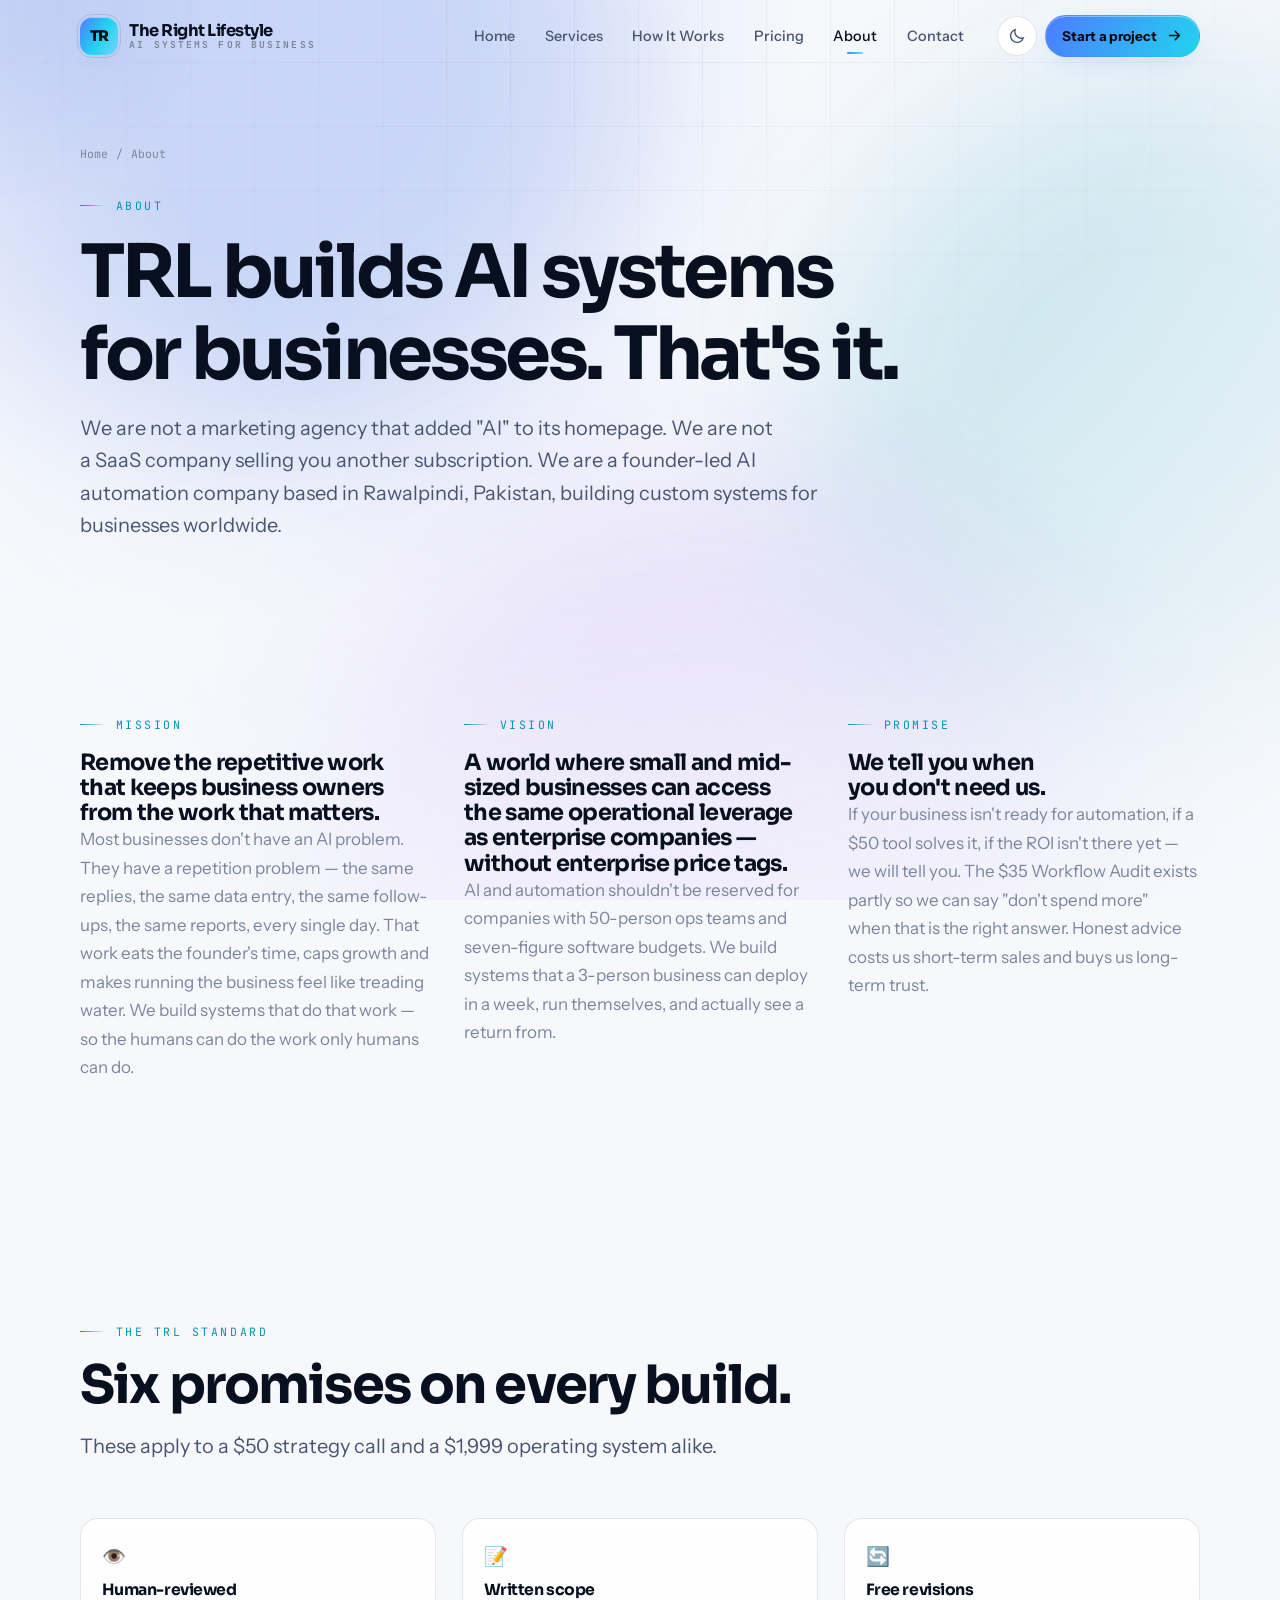
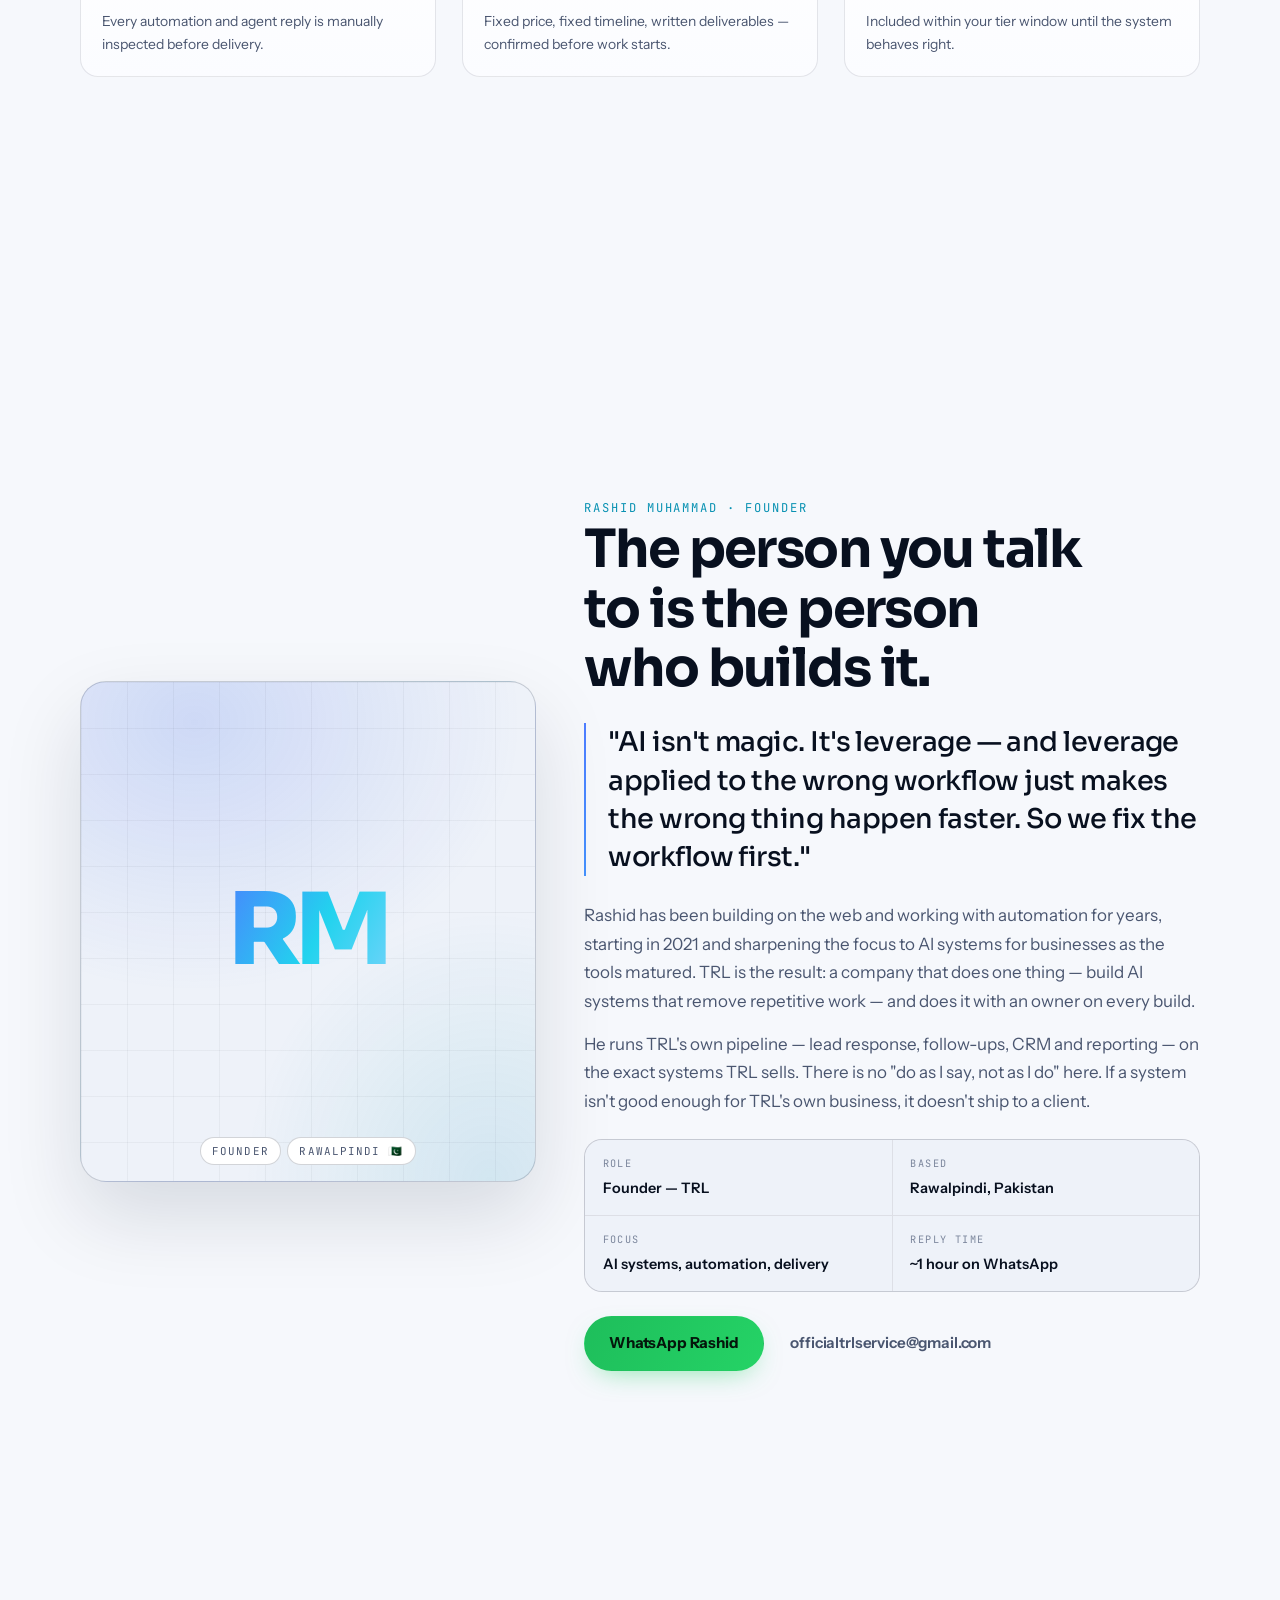
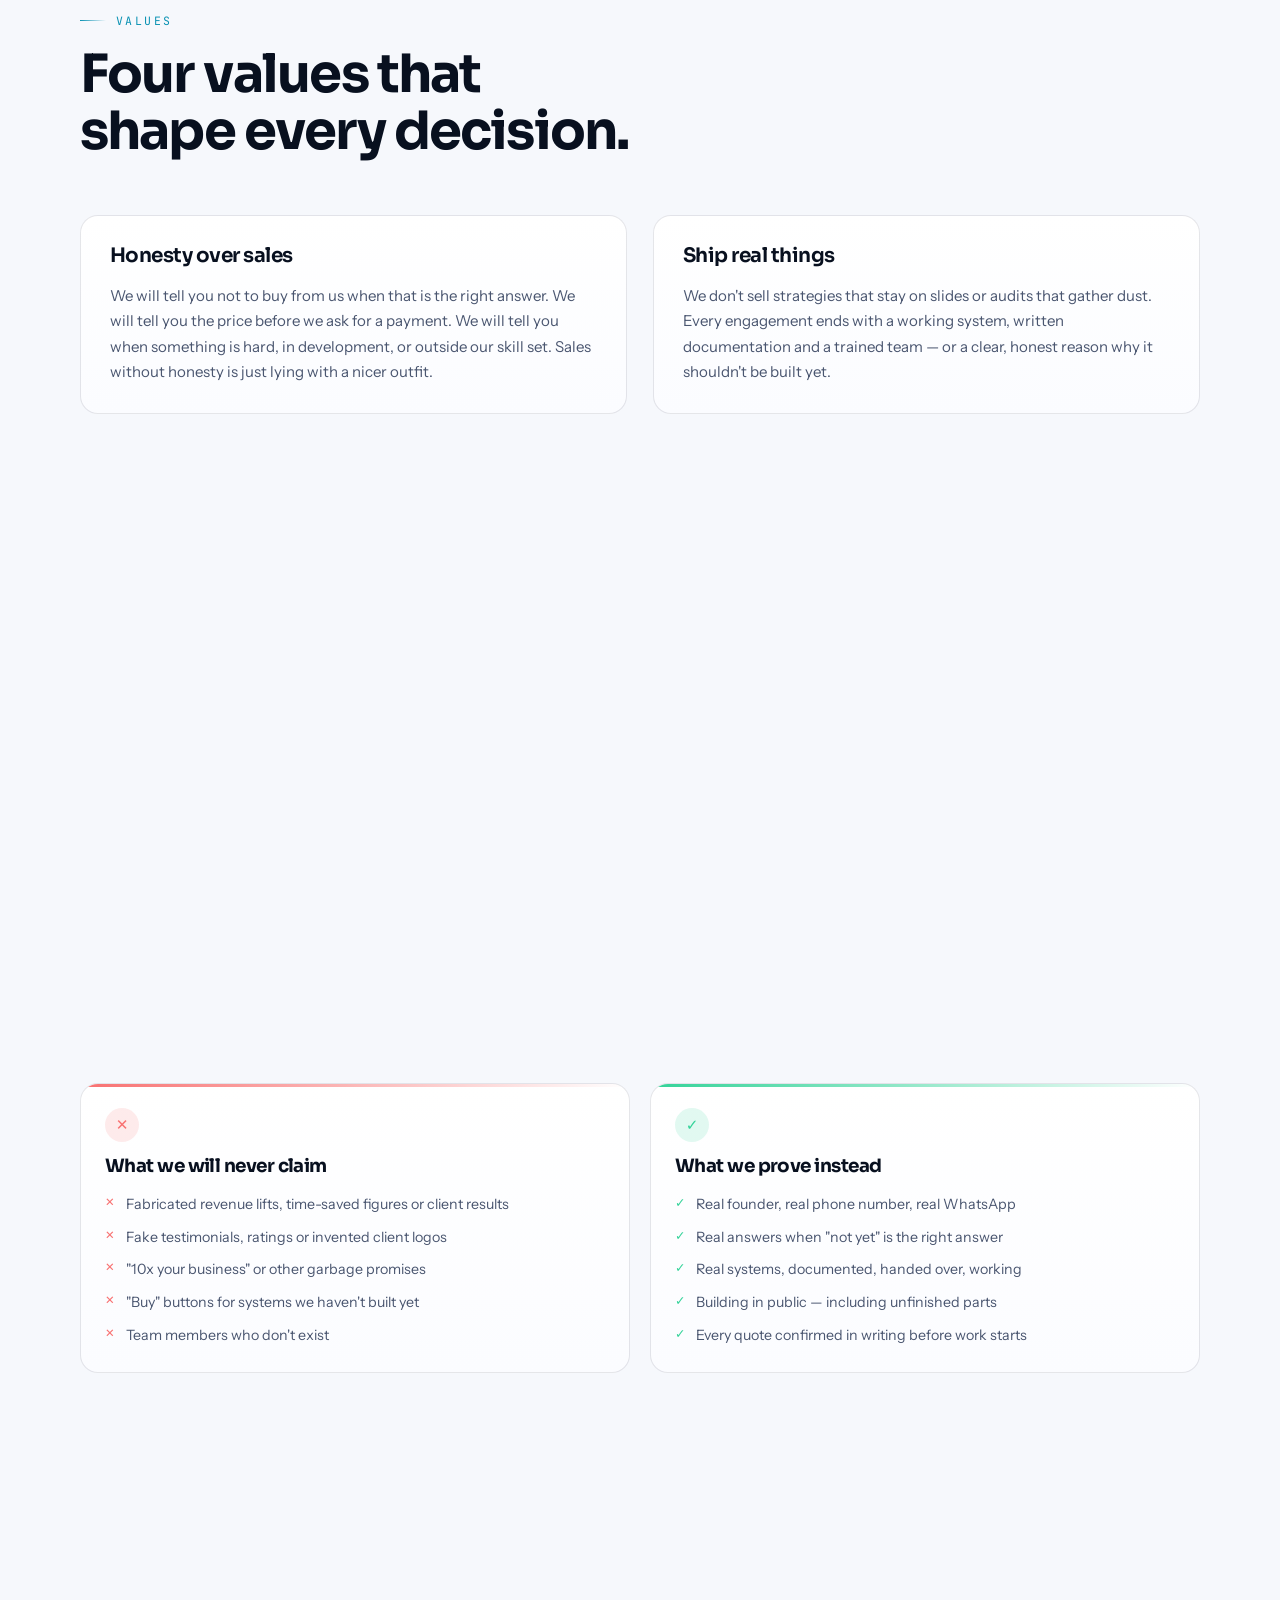
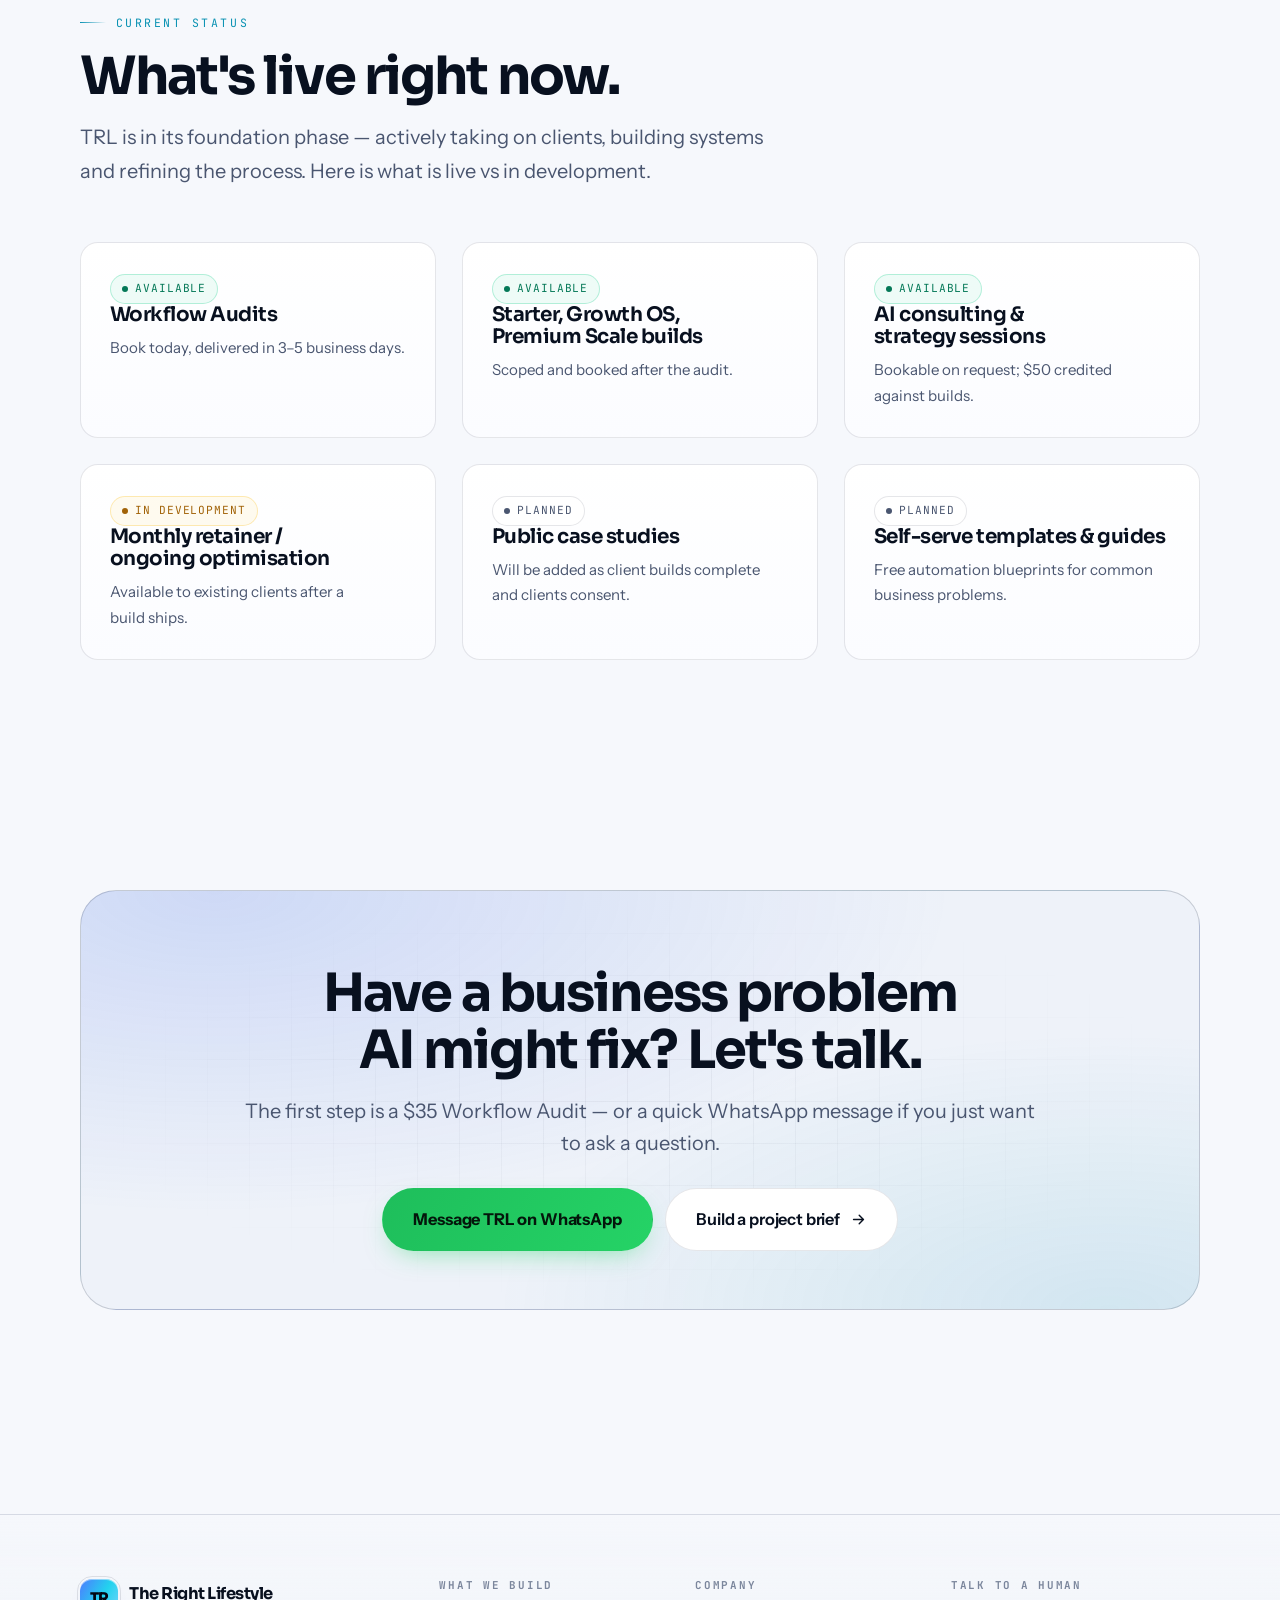
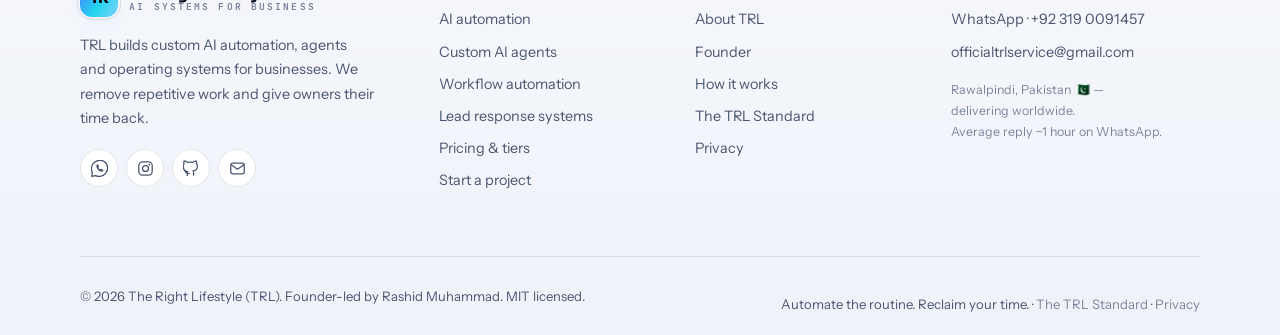
<file: about.html>
<!DOCTYPE html>
<html lang="en" data-theme="dark">
<head>
  <meta charset="UTF-8" />
  <meta name="viewport" content="width=device-width, initial-scale=1.0" />
  <title>About Us — Founder-Led AI Systems Company | The Right Lifestyle (TRL)</title>
  <meta name="description" content="TRL is a founder-led AI automation company based in Rawalpindi, Pakistan. We build custom AI systems that remove repetitive work and give business owners their time back." />
  <meta name="author" content="Rashid Muhammad — TRL" />
  <meta name="theme-color" content="#04060d" />
  <link rel="canonical" href="https://therightlifestyle.github.io/TRL-TheRightLifestyle/about.html" />
  <meta name="robots" content="index, follow, max-image-preview:large" />

  <meta property="og:type" content="website" />
  <meta property="og:site_name" content="The Right Lifestyle (TRL)" />
  <meta property="og:title" content="About Us — Founder-Led AI Systems Company | The Right Lifestyle (TRL)" />
  <meta property="og:description" content="Founder-led by Rashid Muhammad. Custom AI automation and operating systems for businesses worldwide." />
  <meta property="og:url" content="https://therightlifestyle.github.io/TRL-TheRightLifestyle/about.html" />
  <meta property="og:image" content="https://therightlifestyle.github.io/TRL-TheRightLifestyle/assets/og-cover.jpg" />
  <meta name="twitter:card" content="summary_large_image" />
  <meta name="twitter:title" content="About Us — Founder-Led AI Systems Company | The Right Lifestyle (TRL)" />
  <meta name="twitter:description" content="Custom AI automation and operating systems for businesses worldwide." />
  <meta name="twitter:image" content="https://therightlifestyle.github.io/TRL-TheRightLifestyle/assets/og-cover.jpg" />

  <link rel="icon" href="favicon.svg" type="image/svg+xml" />
  <link rel="apple-touch-icon" href="assets/icon-192.png" />
  <link rel="manifest" href="manifest.webmanifest" />
  <link rel="preconnect" href="https://fonts.googleapis.com" />
  <link rel="preconnect" href="https://fonts.gstatic.com" crossorigin />
  <link href="https://fonts.googleapis.com/css2?family=Sora:wght@600;700;800&family=Instrument+Sans:wght@400;500;600;700&family=JetBrains+Mono:wght@500;600&display=swap" rel="stylesheet" />
  <link rel="stylesheet" href="style.css" />
  <script>(function(){var r=document.documentElement;r.classList.add('js');try{var s=localStorage.getItem('trl-theme');var d=window.matchMedia('(prefers-color-scheme: light)').matches?'light':'dark';r.setAttribute('data-theme',s||d);}catch(e){r.setAttribute('data-theme','dark');}window.addEventListener('load',function(){setTimeout(function(){if(!document.body||!document.body.classList.contains('app-ready')){r.classList.remove('js');}},1600);});})();</script>
  <script type="application/ld+json">{"@context":"https://schema.org","@graph":[{"@type":"Organization","@id":"https://therightlifestyle.github.io/TRL-TheRightLifestyle/#organization","name":"The Right Lifestyle","alternateName":["TRL","TRL — The Right Lifestyle"],"url":"https://therightlifestyle.github.io/TRL-TheRightLifestyle/","logo":"https://therightlifestyle.github.io/TRL-TheRightLifestyle/assets/icon-512.png","sameAs":["https://instagram.com/the.right.lifestyle","https://github.com/therightlifestyle"],"email":"officialtrlservice@gmail.com","telephone":"+923190091457","address":{"@type":"PostalAddress","addressLocality":"Rawalpindi","addressCountry":"PK"},"founder":{"@id":"https://therightlifestyle.github.io/TRL-TheRightLifestyle/#founder"}},{"@type":"Person","@id":"https://therightlifestyle.github.io/TRL-TheRightLifestyle/#founder","name":"Rashid Muhammad","jobTitle":"Founder","worksFor":{"@id":"https://therightlifestyle.github.io/TRL-TheRightLifestyle/#organization"},"email":"officialtrlservice@gmail.com","url":"https://therightlifestyle.github.io/TRL-TheRightLifestyle/about.html#founder","knowsAbout":["AI automation","custom AI agents","workflow automation","CRM automation","lead response systems","AI consulting","business operating systems"]},{"@type":"WebSite","@id":"https://therightlifestyle.github.io/TRL-TheRightLifestyle/#website","url":"https://therightlifestyle.github.io/TRL-TheRightLifestyle/","name":"The Right Lifestyle (TRL)","publisher":{"@id":"https://therightlifestyle.github.io/TRL-TheRightLifestyle/#organization"}},{"@type":"WebPage","@id":"https://therightlifestyle.github.io/TRL-TheRightLifestyle/about.html#webpage","url":"https://therightlifestyle.github.io/TRL-TheRightLifestyle/about.html","name":"About Us — Founder-Led AI Systems Company | The Right Lifestyle (TRL)","isPartOf":{"@id":"https://therightlifestyle.github.io/TRL-TheRightLifestyle/#website"},"about":{"@id":"https://therightlifestyle.github.io/TRL-TheRightLifestyle/#organization"},"description":"The Right Lifestyle (TRL) is a founder-led AI automation company based in Rawalpindi, Pakistan, building custom systems worldwide."},{"@type":"BreadcrumbList","@id":"https://therightlifestyle.github.io/TRL-TheRightLifestyle/about.html#breadcrumb","itemListElement":[{"@type":"ListItem","position":1,"name":"Home","item":"https://therightlifestyle.github.io/TRL-TheRightLifestyle/"},{"@type":"ListItem","position":2,"name":"About","item":"https://therightlifestyle.github.io/TRL-TheRightLifestyle/about.html"}]}]}</script>
</head>
<body>
<a class="skip-link" href="#main">Skip to content</a>
<div class="progress" aria-hidden="true"></div>
<div class="bg-fx" aria-hidden="true">
  <div class="aurora a1"></div>
  <div class="aurora a2"></div>
  <div class="aurora a3"></div>
  <div class="grid-fx"></div>
  <div class="noise"></div>
</div>
<div class="cursor-glow" aria-hidden="true"></div>

<header class="nav" role="banner">
  <div class="nav-inner">
    <a class="brand" href="index.html" aria-label="TRL — The Right Lifestyle, home">
      <span class="brand-mark" aria-hidden="true">TR</span>
      <span class="brand-text">
        <span class="brand-name">The Right Lifestyle</span>
        <span class="brand-sub">AI Systems for Business</span>
      </span>
    </a>
    <nav class="nav-links" aria-label="Primary"><a class="nav-link" href="index.html">Home</a><a class="nav-link" href="services.html">Services</a><a class="nav-link" href="how.html">How It Works</a><a class="nav-link" href="pricing.html">Pricing</a><a class="nav-link active" href="about.html" aria-current="page">About</a><a class="nav-link" href="contact.html">Contact</a></nav>
    <div class="nav-actions">
      <button class="icon-btn" type="button" data-theme-toggle aria-label="Toggle colour theme">
        <svg class="icon-sun" viewBox="0 0 24 24" fill="none" stroke="currentColor" stroke-width="1.8" stroke-linecap="round" aria-hidden="true"><circle cx="12" cy="12" r="4.2"/><path d="M12 2v2.4M12 19.6V22M2 12h2.4M19.6 12H22M4.9 4.9l1.7 1.7M17.4 17.4l1.7 1.7M19.1 4.9l-1.7 1.7M6.6 17.4l-1.7 1.7"/></svg>
        <svg class="icon-moon" viewBox="0 0 24 24" fill="none" stroke="currentColor" stroke-width="1.8" stroke-linecap="round" aria-hidden="true"><path d="M20.5 14.4A8.6 8.6 0 0 1 9.6 3.5a8.7 8.7 0 1 0 10.9 10.9Z"/></svg>
      </button>
      <a class="btn btn-primary btn-sm btn-arrow" href="contact.html#brief">Start a project <svg viewBox="0 0 24 24" fill="none" stroke="currentColor" stroke-width="2" stroke-linecap="round" stroke-linejoin="round" aria-hidden="true"><path d="M5 12h14M13 6l6 6-6 6"/></svg></a>
      <button class="icon-btn menu-btn" type="button" aria-label="Open menu" aria-controls="drawer" aria-expanded="false">
        <span class="bars" aria-hidden="true"><span></span><span></span><span></span></span>
      </button>
    </div>
  </div>
</header>

<div class="drawer" id="drawer" role="dialog" aria-modal="true" aria-label="Menu" aria-hidden="true">
  <nav class="drawer-links" aria-label="Mobile"><a href="index.html"><span class="idx">01</span><span>Home</span></a><a href="services.html"><span class="idx">02</span><span>Services</span></a><a href="how.html"><span class="idx">03</span><span>How It Works</span></a><a href="pricing.html"><span class="idx">04</span><span>Pricing</span></a><a href="about.html" class="active" aria-current="page"><span class="idx">05</span><span>About</span></a><a href="contact.html"><span class="idx">06</span><span>Contact</span></a></nav>
  <div></div>
  <div class="drawer-foot">
    <a class="btn btn-wa btn-block" href="https://wa.me/923190091457?text=Hi%20Rashid%20%E2%80%94%20I%20found%20TRL%20online%20and%20I%20would%20like%20to%20talk%20about%20an%20AI%20system%20for%20my%20business." target="_blank" rel="noopener">Message TRL on WhatsApp</a>
    <p class="tiny">Founder-led by Rashid Muhammad · average reply ~1 hour</p>
  </div>
</div>
<main id="main">
<section class="page-hero">
  <div class="wrap">
    <nav class="crumb" aria-label="Breadcrumb"><a href="index.html">Home</a><span aria-hidden="true">/</span><span>About</span></nav>
    <span class="sec-label" data-reveal>About</span>
    <h1 data-reveal style="--d:60ms">TRL builds AI systems for businesses. That's it.</h1>
    <p class="lead mt-4" data-reveal style="--d:120ms">We are not a marketing agency that added "AI" to its homepage. We are not a SaaS company selling you another subscription. We are a founder-led AI automation company based in Rawalpindi, Pakistan, building custom systems for businesses worldwide.</p>
  </div>
</section>

<section class="section" id="mission" aria-labelledby="m-h">
  <div class="wrap">
    <div class="grid g-3" style="gap:2rem">
      <article data-reveal>
        <span class="sec-label">Mission</span>
        <h2 class="mt-3" style="font-size:1.4rem">Remove the repetitive work that keeps business owners from the work that matters.</h2>
        <p class="mt-3 muted">Most businesses don't have an AI problem. They have a repetition problem — the same replies, the same data entry, the same follow-ups, the same reports, every single day. That work eats the founder's time, caps growth and makes running the business feel like treading water. We build systems that do that work — so the humans can do the work only humans can do.</p>
      </article>
      <article data-reveal style="--d:80ms">
        <span class="sec-label">Vision</span>
        <h2 class="mt-3" style="font-size:1.4rem">A world where small and mid-sized businesses can access the same operational leverage as enterprise companies — without enterprise price tags.</h2>
        <p class="mt-3 muted">AI and automation shouldn't be reserved for companies with 50-person ops teams and seven-figure software budgets. We build systems that a 3-person business can deploy in a week, run themselves, and actually see a return from.</p>
      </article>
      <article data-reveal style="--d:160ms">
        <span class="sec-label">Promise</span>
        <h2 class="mt-3" style="font-size:1.4rem">We tell you when you don't need us.</h2>
        <p class="mt-3 muted">If your business isn't ready for automation, if a $50 tool solves it, if the ROI isn't there yet — we will tell you. The $35 Workflow Audit exists partly so we can say "don't spend more" when that is the right answer. Honest advice costs us short-term sales and buys us long-term trust.</p>
      </article>
    </div>
  </div>
</section>

<section class="section" id="standard" aria-labelledby="std-h">
  <div class="wrap">
    <div class="sec-head" data-reveal>
      <span class="sec-label">The TRL Standard</span>
      <h2 class="sec-title" id="std-h">Six promises on every build.</h2>
      <p class="sec-sub">These apply to a $50 strategy call and a $1,999 operating system alike.</p>
    </div>
    <div class="grid g-3"><article class="g-card" data-reveal>
      <span class="g-ico" aria-hidden="true">👁️</span>
      <h4>Human-reviewed</h4>
      <p>Every automation and agent reply is manually inspected before delivery.</p>
    </article><article class="g-card" data-reveal>
      <span class="g-ico" aria-hidden="true">📝</span>
      <h4>Written scope</h4>
      <p>Fixed price, fixed timeline, written deliverables — confirmed before work starts.</p>
    </article><article class="g-card" data-reveal>
      <span class="g-ico" aria-hidden="true">🔄</span>
      <h4>Free revisions</h4>
      <p>Included within your tier window until the system behaves right.</p>
    </article><article class="g-card" data-reveal>
      <span class="g-ico" aria-hidden="true">⏱️</span>
      <h4>On-time guarantee</h4>
      <p>Delivered by the ETA — or 10% back plus a priority rush.</p>
    </article><article class="g-card" data-reveal>
      <span class="g-ico" aria-hidden="true">💯</span>
      <h4>Money-back promise</h4>
      <p>Miss the delivery date on any tier → 100% refund.</p>
    </article><article class="g-card" data-reveal>
      <span class="g-ico" aria-hidden="true">🚫</span>
      <h4>No lock-in</h4>
      <p>You own the system, the documentation and the access. No hostage platforms.</p>
    </article></div>
  </div>
</section>

<section class="section" id="founder" aria-labelledby="founder-h">
  <div class="wrap">
    <div class="founder">
      <div class="f-photo" data-reveal="left">
        <div class="f-mono tilt" data-tilt="5">
          <span class="f-initials" aria-hidden="true">RM</span>
          <div class="f-role-chip">
            <span class="badge">Founder</span>
            <span class="badge">Rawalpindi 🇵🇰</span>
          </div>
        </div>
      </div>
      <div class="f-body" data-reveal="right">
        <span class="f-name-role">Rashid Muhammad · Founder</span>
        <h2 id="founder-h">The person you talk to is the person who builds it.</h2>
        <blockquote>"AI isn't magic. It's leverage — and leverage applied to the wrong workflow just makes the wrong thing happen faster. So we fix the workflow first."</blockquote>
        <p>Rashid has been building on the web and working with automation for years, starting in 2021 and sharpening the focus to AI systems for businesses as the tools matured. TRL is the result: a company that does one thing — build AI systems that remove repetitive work — and does it with an owner on every build.</p>
        <p>He runs TRL's own pipeline — lead response, follow-ups, CRM and reporting — on the exact systems TRL sells. There is no "do as I say, not as I do" here. If a system isn't good enough for TRL's own business, it doesn't ship to a client.</p>
        <dl class="f-facts"><div class="f-fact"><dt>Role</dt><dd>Founder — TRL</dd></div><div class="f-fact"><dt>Based</dt><dd>Rawalpindi, Pakistan</dd></div><div class="f-fact"><dt>Focus</dt><dd>AI systems, automation, delivery</dd></div><div class="f-fact"><dt>Reply time</dt><dd>~1 hour on WhatsApp</dd></div></dl>
        <div class="f-links">
          <a class="btn btn-wa" href="https://wa.me/923190091457?text=Hi%20Rashid%20%E2%80%94%20I%20would%20like%20to%20talk%20about%20an%20AI%20system%20for%20my%20business." target="_blank" rel="noopener">WhatsApp Rashid</a>
          <a class="btn btn-quiet" href="mailto:officialtrlservice@gmail.com">officialtrlservice@gmail.com</a>
        </div>
      </div>
    </div>
  </div>
</section>

<section class="section" id="values" aria-labelledby="v-h">
  <div class="wrap">
    <div class="sec-head" data-reveal>
      <span class="sec-label">Values</span>
      <h2 class="sec-title" id="v-h">Four values that shape every decision.</h2>
    </div>
    <div class="grid g-2"><article class="card spotlight" data-reveal>
      <h3 class="card-title">Honesty over sales</h3>
      <p class="card-text mt-4">We will tell you not to buy from us when that is the right answer. We will tell you the price before we ask for a payment. We will tell you when something is hard, in development, or outside our skill set. Sales without honesty is just lying with a nicer outfit.</p>
    </article><article class="card spotlight" data-reveal>
      <h3 class="card-title">Ship real things</h3>
      <p class="card-text mt-4">We don't sell strategies that stay on slides or audits that gather dust. Every engagement ends with a working system, written documentation and a trained team — or a clear, honest reason why it shouldn't be built yet.</p>
    </article><article class="card spotlight" data-reveal>
      <h3 class="card-title">Stay small, stay accountable</h3>
      <p class="card-text mt-4">TRL intentionally stays founder-led. That means the person selling is the person building is the person on WhatsApp at 9pm fixing a thing you flagged. Scale happens through systems and leverage — not by adding layers between the client and the work.</p>
    </article><article class="card spotlight" data-reveal>
      <h3 class="card-title">Build for the long term</h3>
      <p class="card-text mt-4">A system that breaks when Rashid is asleep is a liability, not leverage. Everything we ship is documented, handed over and designed for your team to run. We don't build dependence on us — we build independence for you.</p>
    </article></div>
  </div>
</section>

<section class="section" id="standard-honesty" aria-labelledby="h-h">
  <div class="wrap">
    <div class="sec-head" data-reveal>
      <span class="sec-label">Proof-first honesty</span>
      <h2 class="sec-title" id="h-h">Here is the line we don't cross.</h2>
    </div>
    <div class="honesty">
      <article class="hn cross" data-reveal="left">
        <span class="hn-ico" aria-hidden="true">✕</span>
        <h3 style="font-size:1.15rem">What we will never claim</h3>
        <ul class="hn-list mt-4"><li>Fabricated revenue lifts, time-saved figures or client results</li><li>Fake testimonials, ratings or invented client logos</li><li>"10x your business" or other garbage promises</li><li>"Buy" buttons for systems we haven't built yet</li><li>Team members who don't exist</li></ul>
      </article>
      <article class="hn check" data-reveal="right">
        <span class="hn-ico" aria-hidden="true">✓</span>
        <h3 style="font-size:1.15rem">What we prove instead</h3>
        <ul class="hn-list mt-4"><li>Real founder, real phone number, real WhatsApp</li><li>Real answers when "not yet" is the right answer</li><li>Real systems, documented, handed over, working</li><li>Building in public — including unfinished parts</li><li>Every quote confirmed in writing before work starts</li></ul>
      </article>
    </div>
  </div>
</section>

<section class="section" id="status" aria-labelledby="st-h">
  <div class="wrap">
    <div class="sec-head" data-reveal>
      <span class="sec-label">Current status</span>
      <h2 class="sec-title" id="st-h">What's live right now.</h2>
      <p class="sec-sub">TRL is in its foundation phase — actively taking on clients, building systems and refining the process. Here is what is live vs in development.</p>
    </div>
    <div class="grid g-3">
      <article class="card spotlight" data-reveal>
        <span class="status live">Available</span>
        <h3 class="card-title mt-3">Workflow Audits</h3>
        <p class="card-text mt-3">Book today, delivered in 3–5 business days.</p>
      </article>
      <article class="card spotlight" data-reveal>
        <span class="status live">Available</span>
        <h3 class="card-title mt-3">Starter, Growth OS, Premium Scale builds</h3>
        <p class="card-text mt-3">Scoped and booked after the audit.</p>
      </article>
      <article class="card spotlight" data-reveal>
        <span class="status live">Available</span>
        <h3 class="card-title mt-3">AI consulting &amp; strategy sessions</h3>
        <p class="card-text mt-3">Bookable on request; $50 credited against builds.</p>
      </article>
      <article class="card spotlight" data-reveal>
        <span class="status dev">In development</span>
        <h3 class="card-title mt-3">Monthly retainer / ongoing optimisation</h3>
        <p class="card-text mt-3">Available to existing clients after a build ships.</p>
      </article>
      <article class="card spotlight" data-reveal>
        <span class="status planned">Planned</span>
        <h3 class="card-title mt-3">Public case studies</h3>
        <p class="card-text mt-3">Will be added as client builds complete and clients consent.</p>
      </article>
      <article class="card spotlight" data-reveal>
        <span class="status planned">Planned</span>
        <h3 class="card-title mt-3">Self-serve templates &amp; guides</h3>
        <p class="card-text mt-3">Free automation blueprints for common business problems.</p>
      </article>
    </div>
  </div>
</section>

<section class="section" aria-label="Talk">
  <div class="wrap">
    <div class="cta-band" data-reveal="scale">
      <h2 class="sec-title mt-4">Have a business problem AI might fix? Let's talk.</h2>
      <p class="lead center-block mt-4" style="max-width:62ch">The first step is a $35 Workflow Audit — or a quick WhatsApp message if you just want to ask a question.</p>
      <div class="btn-row">
        <a class="btn btn-wa btn-lg" href="https://wa.me/923190091457?text=Hi%20Rashid%20%E2%80%94%20I%20would%20like%20to%20talk%20about%20an%20AI%20system%20for%20my%20business." target="_blank" rel="noopener">Message TRL on WhatsApp</a>
        <a class="btn btn-ghost btn-lg btn-arrow" href="contact.html#brief">Build a project brief <svg viewBox="0 0 24 24" fill="none" stroke="currentColor" stroke-width="2" stroke-linecap="round" stroke-linejoin="round" aria-hidden="true"><path d="M5 12h14M13 6l6 6-6 6"/></svg></a>
      </div>
    </div>
  </div>
</section>
</main>
<footer class="footer" role="contentinfo">
  <div class="wrap">
    <div class="foot-grid">
      <div class="foot-about">
        <a class="brand" href="index.html"><span class="brand-mark" aria-hidden="true">TR</span>
          <span class="brand-text"><span class="brand-name">The Right Lifestyle</span><span class="brand-sub">AI Systems for Business</span></span>
        </a>
        <p>TRL builds custom AI automation, agents and operating systems for businesses. We remove repetitive work and give owners their time back.</p>
        <div class="socials"><a href="https://wa.me/923190091457" target="_blank" rel="noopener" aria-label="WhatsApp"><svg viewBox="0 0 24 24" width="17" height="17" fill="none" stroke="currentColor" stroke-width="1.8" stroke-linecap="round" stroke-linejoin="round" aria-hidden="true"><path d="M20.5 3.5A11.9 11.9 0 0 0 2 17.9L1 23l5.3-1a11.9 11.9 0 0 0 14.2-18.5Z"/><path d="M8.5 7.5c.2-.5.9-.5 1.2 0l.8 1.6c.2.3 0 .7-.2 1l-.6.6c-.2.2-.3.5-.1.8a7 7 0 0 0 2.7 2.7c.3.2.6.1.8-.1l.6-.6c.3-.2.7-.4 1-.2l1.6.8c.5.3.5 1 0 1.2-1.6.8-3.4.3-5-1.2a11 11 0 0 1-2.9-4.7c-.3-1 .1-2 .9-2.5Z"/></svg></a><a href="https://instagram.com/the.right.lifestyle" target="_blank" rel="noopener" aria-label="Instagram"><svg viewBox="0 0 24 24" width="17" height="17" fill="none" stroke="currentColor" stroke-width="1.8" stroke-linecap="round" stroke-linejoin="round" aria-hidden="true"><rect x="2.5" y="2.5" width="19" height="19" rx="5.5"/><circle cx="12" cy="12" r="4.2"/><circle cx="17.4" cy="6.6" r="1.2" fill="currentColor" stroke="none"/></svg></a><a href="https://github.com/therightlifestyle" target="_blank" rel="noopener" aria-label="GitHub"><svg viewBox="0 0 24 24" width="17" height="17" fill="none" stroke="currentColor" stroke-width="1.8" stroke-linecap="round" stroke-linejoin="round" aria-hidden="true"><path d="M9 19c-4.3 1.3-4.3-2.2-6-2.6m12 5v-3.6a3 3 0 0 0-.9-2.4c3-.3 6.2-1.5 6.2-6.7a5.2 5.2 0 0 0-1.4-3.6 4.9 4.9 0 0 0-.1-3.6s-1.6-.5-5.2 2a12.9 12.9 0 0 0-6.8 0c-3.6-2.5-5.2-2-5.2-2a4.9 4.9 0 0 0-.1 3.6A5.2 5.2 0 0 0 .6 9.7c0 5.2 3.2 6.4 6.2 6.7a3 3 0 0 0-.8 2.3V22"/></svg></a><a href="mailto:officialtrlservice@gmail.com" target="_blank" rel="noopener" aria-label="Email"><svg viewBox="0 0 24 24" width="17" height="17" fill="none" stroke="currentColor" stroke-width="1.8" stroke-linecap="round" stroke-linejoin="round" aria-hidden="true"><rect x="2.5" y="4.5" width="19" height="15" rx="3"/><path d="m3.5 7 8.5 6 8.5-6"/></svg></a></div>
      </div>
      <div>
        <h4 class="foot-title">What we build</h4>
        <div class="foot-links"><a href="services.html#automation">AI automation</a><a href="services.html#agents">Custom AI agents</a><a href="services.html#workflows">Workflow automation</a><a href="services.html#leads">Lead response systems</a><a href="pricing.html">Pricing &amp; tiers</a><a href="contact.html#brief">Start a project</a></div>
      </div>
      <div>
        <h4 class="foot-title">Company</h4>
        <div class="foot-links"><a href="about.html">About TRL</a><a href="about.html#founder">Founder</a><a href="how.html">How it works</a><a href="about.html#standard">The TRL Standard</a><a href="privacy.html">Privacy</a></div>
      </div>
      <div>
        <h4 class="foot-title">Talk to a human</h4>
        <div class="foot-links">
          <a href="https://wa.me/923190091457?text=Hi%20Rashid%20%E2%80%94%20I%20would%20like%20to%20talk%20about%20a%20project." target="_blank" rel="noopener">WhatsApp · +92 319 0091457</a>
          <a href="mailto:officialtrlservice@gmail.com">officialtrlservice@gmail.com</a>
        </div>
        <p class="tiny mt-4">Rawalpindi, Pakistan 🇵🇰 — delivering worldwide.<br>Average reply ~1 hour on WhatsApp.</p>
      </div>
    </div>
    <div class="foot-bottom">
      <p>© <span data-year>2026</span> The Right Lifestyle (TRL). Founder-led by Rashid Muhammad. MIT licensed.</p>
      <p>Automate the routine. Reclaim your time. · <a href="about.html#standard">The TRL Standard</a> · <a href="privacy.html">Privacy</a></p>
    </div>
  </div>
</footer>
<button class="to-top" type="button" aria-label="Back to top">
  <svg viewBox="0 0 24 24" width="18" height="18" fill="none" stroke="currentColor" stroke-width="2" stroke-linecap="round" stroke-linejoin="round" aria-hidden="true"><path d="M12 19V5M6 11l6-6 6 6"/></svg>
</button>
<div class="toast" role="status" aria-live="polite"></div>
<script src="app.js" defer></script>
</body>
</html>
</file>
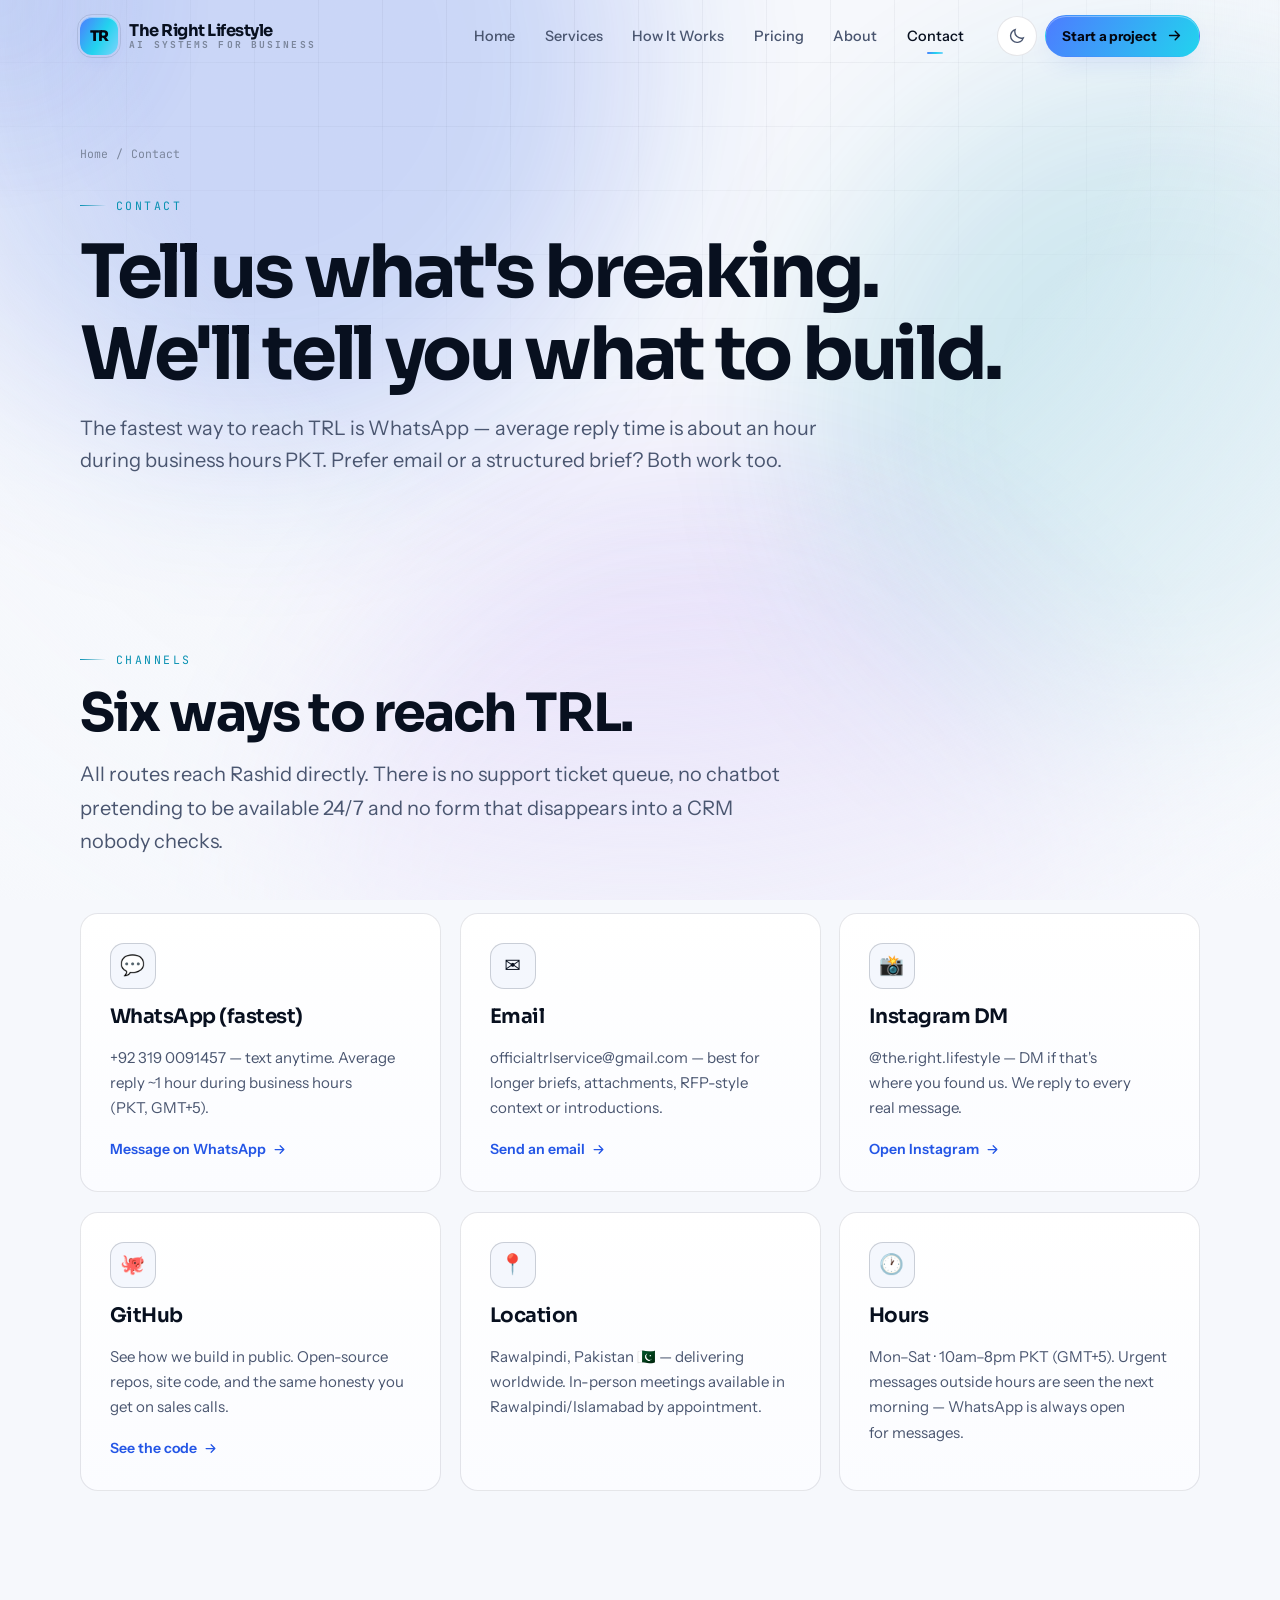
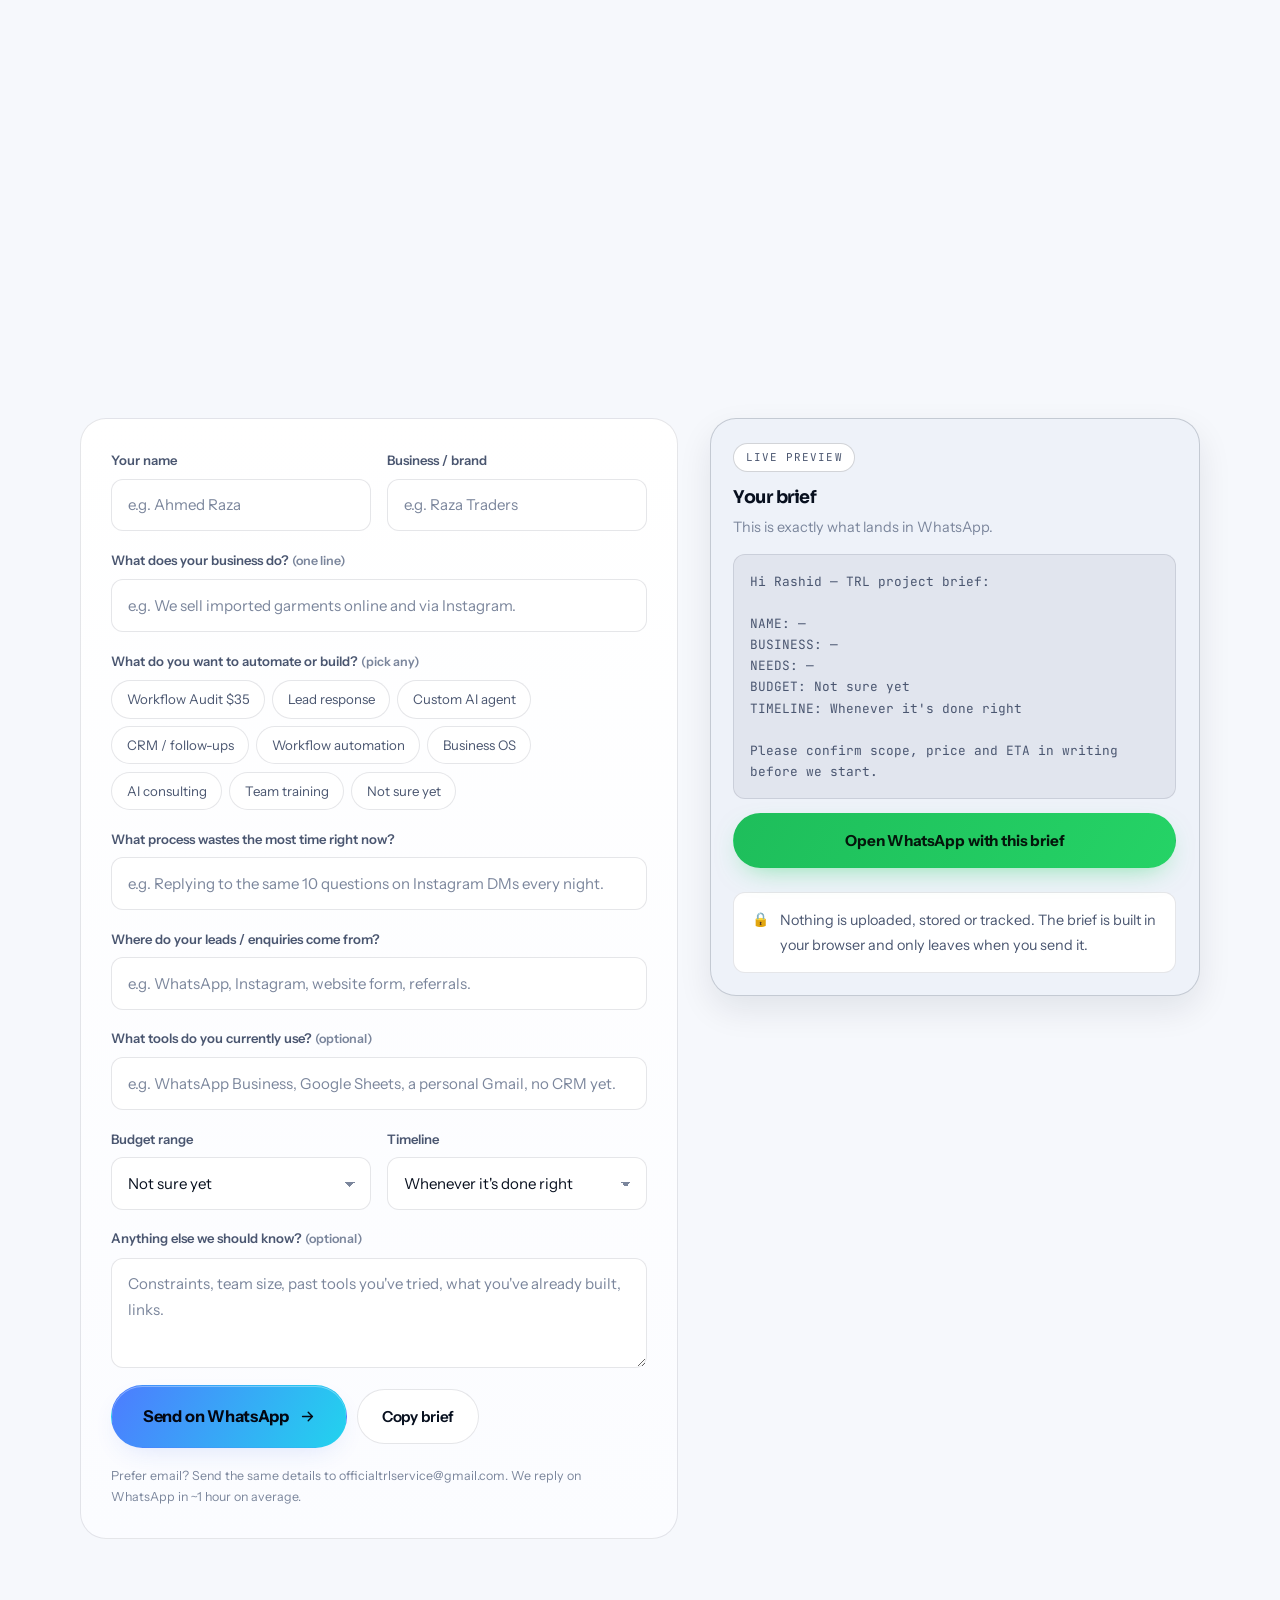
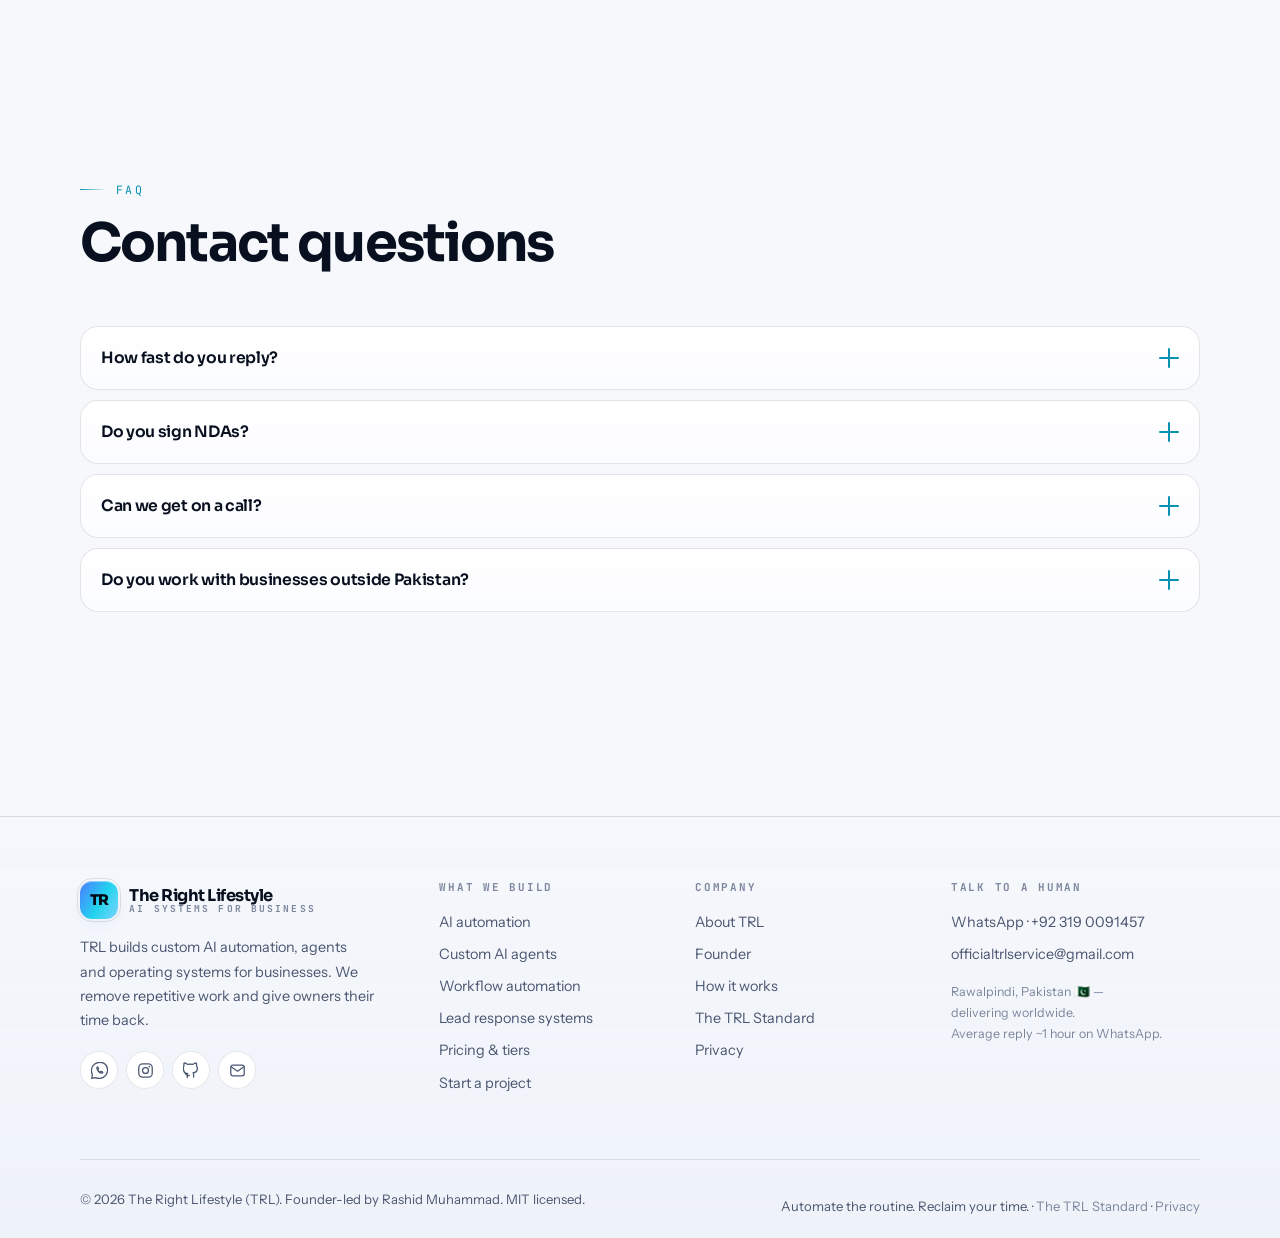
<file: contact.html>
<!DOCTYPE html>
<html lang="en" data-theme="dark">
<head>
  <meta charset="UTF-8" />
  <meta name="viewport" content="width=device-width, initial-scale=1.0" />
  <title>Contact & Project Brief — Start an AI Project | The Right Lifestyle (TRL)</title>
  <meta name="description" content="Contact TRL to discuss an AI automation, custom AI agent or business operating system project. WhatsApp +92 319 0091457 or email officialtrlservice@gmail.com. Build a 30-second project brief." />
  <meta name="author" content="Rashid Muhammad — TRL" />
  <meta name="theme-color" content="#04060d" />
  <link rel="canonical" href="https://therightlifestyle.github.io/TRL-TheRightLifestyle/contact.html" />
  <meta name="robots" content="index, follow, max-image-preview:large" />

  <meta property="og:type" content="website" />
  <meta property="og:site_name" content="The Right Lifestyle (TRL)" />
  <meta property="og:title" content="Contact & Project Brief — Start an AI Project | The Right Lifestyle (TRL)" />
  <meta property="og:description" content="Message TRL on WhatsApp or build a 30-second project brief. Get a written scope, price and timeline." />
  <meta property="og:url" content="https://therightlifestyle.github.io/TRL-TheRightLifestyle/contact.html" />
  <meta property="og:image" content="https://therightlifestyle.github.io/TRL-TheRightLifestyle/assets/og-cover.jpg" />
  <meta name="twitter:card" content="summary_large_image" />
  <meta name="twitter:title" content="Contact & Project Brief — Start an AI Project | The Right Lifestyle (TRL)" />
  <meta name="twitter:description" content="Message on WhatsApp or build a 30-second project brief." />
  <meta name="twitter:image" content="https://therightlifestyle.github.io/TRL-TheRightLifestyle/assets/og-cover.jpg" />

  <link rel="icon" href="favicon.svg" type="image/svg+xml" />
  <link rel="apple-touch-icon" href="assets/icon-192.png" />
  <link rel="manifest" href="manifest.webmanifest" />
  <link rel="preconnect" href="https://fonts.googleapis.com" />
  <link rel="preconnect" href="https://fonts.gstatic.com" crossorigin />
  <link href="https://fonts.googleapis.com/css2?family=Sora:wght@600;700;800&family=Instrument+Sans:wght@400;500;600;700&family=JetBrains+Mono:wght@500;600&display=swap" rel="stylesheet" />
  <link rel="stylesheet" href="style.css" />
  <script>(function(){var r=document.documentElement;r.classList.add('js');try{var s=localStorage.getItem('trl-theme');var d=window.matchMedia('(prefers-color-scheme: light)').matches?'light':'dark';r.setAttribute('data-theme',s||d);}catch(e){r.setAttribute('data-theme','dark');}window.addEventListener('load',function(){setTimeout(function(){if(!document.body||!document.body.classList.contains('app-ready')){r.classList.remove('js');}},1600);});})();</script>
  <script type="application/ld+json">{"@context":"https://schema.org","@graph":[{"@type":"Organization","@id":"https://therightlifestyle.github.io/TRL-TheRightLifestyle/#organization","name":"The Right Lifestyle","alternateName":["TRL","TRL — The Right Lifestyle"],"url":"https://therightlifestyle.github.io/TRL-TheRightLifestyle/","logo":"https://therightlifestyle.github.io/TRL-TheRightLifestyle/assets/icon-512.png","sameAs":["https://instagram.com/the.right.lifestyle","https://github.com/therightlifestyle"],"email":"officialtrlservice@gmail.com","telephone":"+923190091457","address":{"@type":"PostalAddress","addressLocality":"Rawalpindi","addressCountry":"PK"},"founder":{"@id":"https://therightlifestyle.github.io/TRL-TheRightLifestyle/#founder"}},{"@type":"Person","@id":"https://therightlifestyle.github.io/TRL-TheRightLifestyle/#founder","name":"Rashid Muhammad","jobTitle":"Founder","worksFor":{"@id":"https://therightlifestyle.github.io/TRL-TheRightLifestyle/#organization"},"email":"officialtrlservice@gmail.com","url":"https://therightlifestyle.github.io/TRL-TheRightLifestyle/about.html#founder","knowsAbout":["AI automation","custom AI agents","workflow automation","CRM automation","lead response systems","AI consulting","business operating systems"]},{"@type":"WebSite","@id":"https://therightlifestyle.github.io/TRL-TheRightLifestyle/#website","url":"https://therightlifestyle.github.io/TRL-TheRightLifestyle/","name":"The Right Lifestyle (TRL)","publisher":{"@id":"https://therightlifestyle.github.io/TRL-TheRightLifestyle/#organization"}},{"@type":"WebPage","@id":"https://therightlifestyle.github.io/TRL-TheRightLifestyle/contact.html#webpage","url":"https://therightlifestyle.github.io/TRL-TheRightLifestyle/contact.html","name":"Contact & Project Brief — Start an AI Project | The Right Lifestyle (TRL)","isPartOf":{"@id":"https://therightlifestyle.github.io/TRL-TheRightLifestyle/#website"},"about":{"@id":"https://therightlifestyle.github.io/TRL-TheRightLifestyle/#organization"},"description":"Contact The Right Lifestyle (TRL) on WhatsApp, email, or via the interactive project brief builder."},{"@type":"BreadcrumbList","@id":"https://therightlifestyle.github.io/TRL-TheRightLifestyle/contact.html#breadcrumb","itemListElement":[{"@type":"ListItem","position":1,"name":"Home","item":"https://therightlifestyle.github.io/TRL-TheRightLifestyle/"},{"@type":"ListItem","position":2,"name":"Contact","item":"https://therightlifestyle.github.io/TRL-TheRightLifestyle/contact.html"}]}]}</script>
<script type="application/ld+json" data-seo="faq">{"@context":"https://schema.org","@type":"FAQPage","@id":"https://therightlifestyle.github.io/TRL-TheRightLifestyle/contact.html#faq","mainEntity":[{"@type":"Question","name":"How fast do you reply?","acceptedAnswer":{"@type":"Answer","text":"Around 1 hour on WhatsApp during business hours (Mon–Sat, 10am–8pm PKT). Messages sent overnight are answered the next morning. Email replies within 24 hours."}},{"@type":"Question","name":"Do you sign NDAs?","acceptedAnswer":{"@type":"Answer","text":"Yes. If your workflow or process is sensitive, say so in your first message and we'll sign an NDA before going into details."}},{"@type":"Question","name":"Can we get on a call?","acceptedAnswer":{"@type":"Answer","text":"Yes — after the Workflow Audit is booked, or after we have enough context from your brief to make the call useful. We don't do open-ended \"pick my brain\" calls, but strategy calls, scope calls and launch walkthroughs are a normal part of every engagement."}},{"@type":"Question","name":"Do you work with businesses outside Pakistan?","acceptedAnswer":{"@type":"Answer","text":"Yes. TRL is based in Pakistan but delivers worldwide. Calls happen on Zoom/Google Meet/WhatsApp, payments work via PayPal, Stripe or Wise, and the systems we build work with global tools."}}]}</script>
</head>
<body>
<a class="skip-link" href="#main">Skip to content</a>
<div class="progress" aria-hidden="true"></div>
<div class="bg-fx" aria-hidden="true">
  <div class="aurora a1"></div>
  <div class="aurora a2"></div>
  <div class="aurora a3"></div>
  <div class="grid-fx"></div>
  <div class="noise"></div>
</div>
<div class="cursor-glow" aria-hidden="true"></div>

<header class="nav" role="banner">
  <div class="nav-inner">
    <a class="brand" href="index.html" aria-label="TRL — The Right Lifestyle, home">
      <span class="brand-mark" aria-hidden="true">TR</span>
      <span class="brand-text">
        <span class="brand-name">The Right Lifestyle</span>
        <span class="brand-sub">AI Systems for Business</span>
      </span>
    </a>
    <nav class="nav-links" aria-label="Primary"><a class="nav-link" href="index.html">Home</a><a class="nav-link" href="services.html">Services</a><a class="nav-link" href="how.html">How It Works</a><a class="nav-link" href="pricing.html">Pricing</a><a class="nav-link" href="about.html">About</a><a class="nav-link active" href="contact.html" aria-current="page">Contact</a></nav>
    <div class="nav-actions">
      <button class="icon-btn" type="button" data-theme-toggle aria-label="Toggle colour theme">
        <svg class="icon-sun" viewBox="0 0 24 24" fill="none" stroke="currentColor" stroke-width="1.8" stroke-linecap="round" aria-hidden="true"><circle cx="12" cy="12" r="4.2"/><path d="M12 2v2.4M12 19.6V22M2 12h2.4M19.6 12H22M4.9 4.9l1.7 1.7M17.4 17.4l1.7 1.7M19.1 4.9l-1.7 1.7M6.6 17.4l-1.7 1.7"/></svg>
        <svg class="icon-moon" viewBox="0 0 24 24" fill="none" stroke="currentColor" stroke-width="1.8" stroke-linecap="round" aria-hidden="true"><path d="M20.5 14.4A8.6 8.6 0 0 1 9.6 3.5a8.7 8.7 0 1 0 10.9 10.9Z"/></svg>
      </button>
      <a class="btn btn-primary btn-sm btn-arrow" href="#brief">Start a project <svg viewBox="0 0 24 24" fill="none" stroke="currentColor" stroke-width="2" stroke-linecap="round" stroke-linejoin="round" aria-hidden="true"><path d="M5 12h14M13 6l6 6-6 6"/></svg></a>
      <button class="icon-btn menu-btn" type="button" aria-label="Open menu" aria-controls="drawer" aria-expanded="false">
        <span class="bars" aria-hidden="true"><span></span><span></span><span></span></span>
      </button>
    </div>
  </div>
</header>

<div class="drawer" id="drawer" role="dialog" aria-modal="true" aria-label="Menu" aria-hidden="true">
  <nav class="drawer-links" aria-label="Mobile"><a href="index.html"><span class="idx">01</span><span>Home</span></a><a href="services.html"><span class="idx">02</span><span>Services</span></a><a href="how.html"><span class="idx">03</span><span>How It Works</span></a><a href="pricing.html"><span class="idx">04</span><span>Pricing</span></a><a href="about.html"><span class="idx">05</span><span>About</span></a><a href="contact.html" class="active" aria-current="page"><span class="idx">06</span><span>Contact</span></a></nav>
  <div></div>
  <div class="drawer-foot">
    <a class="btn btn-wa btn-block" href="https://wa.me/923190091457?text=Hi%20Rashid%20%E2%80%94%20I%20found%20TRL%20online%20and%20I%20would%20like%20to%20talk%20about%20an%20AI%20system%20for%20my%20business." target="_blank" rel="noopener">Message TRL on WhatsApp</a>
    <p class="tiny">Founder-led by Rashid Muhammad · average reply ~1 hour</p>
  </div>
</div>
<main id="main">
<section class="page-hero">
  <div class="wrap">
    <nav class="crumb" aria-label="Breadcrumb"><a href="index.html">Home</a><span aria-hidden="true">/</span><span>Contact</span></nav>
    <span class="sec-label" data-reveal>Contact</span>
    <h1 data-reveal style="--d:60ms">Tell us what's breaking. We'll tell you what to build.</h1>
    <p class="lead mt-4" data-reveal style="--d:120ms">The fastest way to reach TRL is WhatsApp — average reply time is about an hour during business hours PKT. Prefer email or a structured brief? Both work too.</p>
  </div>
</section>

<section class="section" id="channels" aria-labelledby="ch-h">
  <div class="wrap">
    <div class="sec-head" data-reveal>
      <span class="sec-label">Channels</span>
      <h2 class="sec-title" id="ch-h">Six ways to reach TRL.</h2>
      <p class="sec-sub">All routes reach Rashid directly. There is no support ticket queue, no chatbot pretending to be available 24/7 and no form that disappears into a CRM nobody checks.</p>
    </div>
    <div class="grid g-3" style="gap:1.2rem"><a class="card spotlight" href="https://wa.me/923190091457?text=Hi%20Rashid%20%E2%80%94%20I%20would%20like%20to%20talk%20about%20an%20AI%20system%20for%20my%20business." target="_blank" rel="noopener" data-reveal>
      <span class="card-icon" aria-hidden="true">💬</span>
      <h3 class="card-title">WhatsApp (fastest)</h3>
      <p class="card-text mt-4">+92 319 0091457 — text anytime. Average reply ~1 hour during business hours (PKT, GMT+5).</p>
      <span class="card-link">Message on WhatsApp <svg viewBox="0 0 24 24" fill="none" stroke="currentColor" stroke-width="2" stroke-linecap="round" stroke-linejoin="round" aria-hidden="true"><path d="M5 12h14M13 6l6 6-6 6"/></svg></span>
    </a><a class="card spotlight" href="mailto:officialtrlservice@gmail.com" data-reveal>
      <span class="card-icon" aria-hidden="true">✉️</span>
      <h3 class="card-title">Email</h3>
      <p class="card-text mt-4">officialtrlservice@gmail.com — best for longer briefs, attachments, RFP-style context or introductions.</p>
      <span class="card-link">Send an email <svg viewBox="0 0 24 24" fill="none" stroke="currentColor" stroke-width="2" stroke-linecap="round" stroke-linejoin="round" aria-hidden="true"><path d="M5 12h14M13 6l6 6-6 6"/></svg></span>
    </a><a class="card spotlight" href="https://instagram.com/the.right.lifestyle" target="_blank" rel="noopener" data-reveal>
      <span class="card-icon" aria-hidden="true">📸</span>
      <h3 class="card-title">Instagram DM</h3>
      <p class="card-text mt-4">@the.right.lifestyle — DM if that's where you found us. We reply to every real message.</p>
      <span class="card-link">Open Instagram <svg viewBox="0 0 24 24" fill="none" stroke="currentColor" stroke-width="2" stroke-linecap="round" stroke-linejoin="round" aria-hidden="true"><path d="M5 12h14M13 6l6 6-6 6"/></svg></span>
    </a><a class="card spotlight" href="https://github.com/therightlifestyle" target="_blank" rel="noopener" data-reveal>
      <span class="card-icon" aria-hidden="true">🐙</span>
      <h3 class="card-title">GitHub</h3>
      <p class="card-text mt-4">See how we build in public. Open-source repos, site code, and the same honesty you get on sales calls.</p>
      <span class="card-link">See the code <svg viewBox="0 0 24 24" fill="none" stroke="currentColor" stroke-width="2" stroke-linecap="round" stroke-linejoin="round" aria-hidden="true"><path d="M5 12h14M13 6l6 6-6 6"/></svg></span>
    </a><div class="card spotlight" data-reveal>
      <span class="card-icon" aria-hidden="true">📍</span>
      <h3 class="card-title">Location</h3>
      <p class="card-text mt-4">Rawalpindi, Pakistan 🇵🇰 — delivering worldwide. In-person meetings available in Rawalpindi/Islamabad by appointment.</p>
    </div><div class="card spotlight" data-reveal>
      <span class="card-icon" aria-hidden="true">🕐</span>
      <h3 class="card-title">Hours</h3>
      <p class="card-text mt-4">Mon–Sat · 10am–8pm PKT (GMT+5). Urgent messages outside hours are seen the next morning — WhatsApp is always open for messages.</p>
    </div></div>
  </div>
</section>

<section class="section" id="brief" aria-labelledby="brief-h">
  <div class="wrap">
    <div class="sec-head" data-reveal>
      <span class="sec-label">Project brief</span>
      <h2 class="sec-title" id="brief-h">Build a brief in 30 seconds. Get a written quote.</h2>
      <p class="sec-sub">Fill this in and it compiles into a clean WhatsApp message. No account, no checkout, no data leaving your browser until you press send.</p>
    </div>
    <div class="wizard">
      <form class="wizard-form" id="brief-form" novalidate data-reveal>
        <div class="wz-grid">
          <div class="field">
            <label for="b-name">Your name</label>
            <input class="input" id="b-name" name="name" type="text" placeholder="e.g. Ahmed Raza" autocomplete="name" />
          </div>
          <div class="field">
            <label for="b-biz">Business / brand</label>
            <input class="input" id="b-biz" name="business" type="text" placeholder="e.g. Raza Traders" autocomplete="organization" />
          </div>
        </div>
        <div class="field">
          <label>What does your business do? <span class="tiny">(one line)</span></label>
          <input class="input" id="b-industry" name="industry" type="text" placeholder="e.g. We sell imported garments online and via Instagram." />
        </div>
        <div class="field">
          <label>What do you want to automate or build? <span class="tiny">(pick any)</span></label>
          <div class="chips-select">
            <label><input type="checkbox" name="need" value="Workflow Audit ($35)"><span>Workflow Audit $35</span></label>
            <label><input type="checkbox" name="need" value="Lead response / WhatsApp automation"><span>Lead response</span></label>
            <label><input type="checkbox" name="need" value="Custom AI agent (support / sales / internal)"><span>Custom AI agent</span></label>
            <label><input type="checkbox" name="need" value="CRM + follow-up system"><span>CRM / follow-ups</span></label>
            <label><input type="checkbox" name="need" value="Workflow automation (tools connecting)"><span>Workflow automation</span></label>
            <label><input type="checkbox" name="need" value="Business operating system (full stack)"><span>Business OS</span></label>
            <label><input type="checkbox" name="need" value="AI consulting / strategy"><span>AI consulting</span></label>
            <label><input type="checkbox" name="need" value="Team AI training"><span>Team training</span></label>
            <label><input type="checkbox" name="need" value="Not sure yet — need guidance"><span>Not sure yet</span></label>
          </div>
        </div>
        <div class="field">
          <label for="b-bottleneck">What process wastes the most time right now?</label>
          <input class="input" id="b-bottleneck" name="bottleneck" type="text" placeholder="e.g. Replying to the same 10 questions on Instagram DMs every night." />
        </div>
        <div class="field">
          <label for="b-leads">Where do your leads / enquiries come from?</label>
          <input class="input" id="b-leads" name="leads" type="text" placeholder="e.g. WhatsApp, Instagram, website form, referrals." />
        </div>
        <div class="field">
          <label for="b-tools">What tools do you currently use? <span class="tiny">(optional)</span></label>
          <input class="input" id="b-tools" name="tools" type="text" placeholder="e.g. WhatsApp Business, Google Sheets, a personal Gmail, no CRM yet." />
        </div>
        <div class="wz-grid">
          <div class="field">
            <label for="b-budget">Budget range</label>
            <select class="select" id="b-budget" name="budget">
              <option value="Not sure yet">Not sure yet</option>
              <option value="Starting with the $35 audit">Starting with the $35 audit</option>
              <option value="$299 — Starter Build">$299 — Starter Build</option>
              <option value="$799 — Growth OS">$799 — Growth OS</option>
              <option value="$1,999 — Premium Scale">$1,999 — Premium Scale</option>
              <option value="$2,000+ — larger scope">$2,000+</option>
              <option value="PKR budget — local pricing preferred">PKR budget</option>
            </select>
          </div>
          <div class="field">
            <label for="b-time">Timeline</label>
            <select class="select" id="b-time" name="timeline">
              <option value="Whenever it's done right">Whenever it's done right</option>
              <option value="Within a week">Within a week</option>
              <option value="2–4 weeks">2–4 weeks</option>
              <option value="This month">This month</option>
              <option value="This quarter">This quarter</option>
            </select>
          </div>
        </div>
        <div class="field">
          <label for="b-notes">Anything else we should know? <span class="tiny">(optional)</span></label>
          <textarea class="textarea" id="b-notes" name="notes" rows="3" placeholder="Constraints, team size, past tools you've tried, what you've already built, links."></textarea>
        </div>
        <div class="flex" style="gap:.6rem">
          <button class="btn btn-primary btn-lg btn-arrow" type="submit">Send on WhatsApp <svg viewBox="0 0 24 24" fill="none" stroke="currentColor" stroke-width="2" stroke-linecap="round" stroke-linejoin="round" aria-hidden="true"><path d="M5 12h14M13 6l6 6-6 6"/></svg></button>
          <button class="btn btn-ghost" type="button" id="brief-copy">Copy brief</button>
        </div>
        <p class="tiny">Prefer email? Send the same details to <a href="mailto:officialtrlservice@gmail.com">officialtrlservice@gmail.com</a>. We reply on WhatsApp in ~1 hour on average.</p>
      </form>
      <aside class="brief-out" data-reveal="right">
        <span class="badge">Live preview</span>
        <h3 class="mt-4" style="font-size:1.1rem">Your brief</h3>
        <p class="small muted mt-2">This is exactly what lands in WhatsApp.</p>
        <pre class="brief-preview" id="brief-preview" aria-live="polite"></pre>
        <a class="btn btn-wa btn-block" id="brief-wa" href="https://wa.me/923190091457?text=Hi%20Rashid%20%E2%80%94%20TRL%20project%20brief%3A" target="_blank" rel="noopener">Open WhatsApp with this brief</a>
        <div class="note mt-5"><span aria-hidden="true">🔒</span><p class="small">Nothing is uploaded, stored or tracked. The brief is built in your browser and only leaves when you send it.</p></div>
      </aside>
    </div>
  </div>
</section>

<section class="section" id="faq" aria-labelledby="faq-h">
  <div class="wrap">
    <div class="sec-head" data-reveal>
      <span class="sec-label">FAQ</span>
      <h2 class="sec-title" id="faq-h">Contact questions</h2>
    </div>
    <div class="faq" data-accordion><div class="faq-item">
      <button class="faq-q" type="button" id="faq-cnt-q1" aria-controls="faq-cnt-a1" aria-expanded="false">How fast do you reply?<span class="plus" aria-hidden="true"></span></button>
      <div class="faq-a" id="faq-cnt-a1" role="region" aria-labelledby="faq-cnt-q1"><div><p>Around 1 hour on WhatsApp during business hours (Mon–Sat, 10am–8pm PKT). Messages sent overnight are answered the next morning. Email replies within 24 hours.</p></div></div>
    </div><div class="faq-item">
      <button class="faq-q" type="button" id="faq-cnt-q2" aria-controls="faq-cnt-a2" aria-expanded="false">Do you sign NDAs?<span class="plus" aria-hidden="true"></span></button>
      <div class="faq-a" id="faq-cnt-a2" role="region" aria-labelledby="faq-cnt-q2"><div><p>Yes. If your workflow or process is sensitive, say so in your first message and we'll sign an NDA before going into details.</p></div></div>
    </div><div class="faq-item">
      <button class="faq-q" type="button" id="faq-cnt-q3" aria-controls="faq-cnt-a3" aria-expanded="false">Can we get on a call?<span class="plus" aria-hidden="true"></span></button>
      <div class="faq-a" id="faq-cnt-a3" role="region" aria-labelledby="faq-cnt-q3"><div><p>Yes — after the Workflow Audit is booked, or after we have enough context from your brief to make the call useful. We don't do open-ended "pick my brain" calls, but strategy calls, scope calls and launch walkthroughs are a normal part of every engagement.</p></div></div>
    </div><div class="faq-item">
      <button class="faq-q" type="button" id="faq-cnt-q4" aria-controls="faq-cnt-a4" aria-expanded="false">Do you work with businesses outside Pakistan?<span class="plus" aria-hidden="true"></span></button>
      <div class="faq-a" id="faq-cnt-a4" role="region" aria-labelledby="faq-cnt-q4"><div><p>Yes. TRL is based in Pakistan but delivers worldwide. Calls happen on Zoom/Google Meet/WhatsApp, payments work via PayPal, Stripe or Wise, and the systems we build work with global tools.</p></div></div>
    </div></div>
  </div>
</section>
</main>
<footer class="footer" role="contentinfo">
  <div class="wrap">
    <div class="foot-grid">
      <div class="foot-about">
        <a class="brand" href="index.html"><span class="brand-mark" aria-hidden="true">TR</span>
          <span class="brand-text"><span class="brand-name">The Right Lifestyle</span><span class="brand-sub">AI Systems for Business</span></span>
        </a>
        <p>TRL builds custom AI automation, agents and operating systems for businesses. We remove repetitive work and give owners their time back.</p>
        <div class="socials"><a href="https://wa.me/923190091457" target="_blank" rel="noopener" aria-label="WhatsApp"><svg viewBox="0 0 24 24" width="17" height="17" fill="none" stroke="currentColor" stroke-width="1.8" stroke-linecap="round" stroke-linejoin="round" aria-hidden="true"><path d="M20.5 3.5A11.9 11.9 0 0 0 2 17.9L1 23l5.3-1a11.9 11.9 0 0 0 14.2-18.5Z"/><path d="M8.5 7.5c.2-.5.9-.5 1.2 0l.8 1.6c.2.3 0 .7-.2 1l-.6.6c-.2.2-.3.5-.1.8a7 7 0 0 0 2.7 2.7c.3.2.6.1.8-.1l.6-.6c.3-.2.7-.4 1-.2l1.6.8c.5.3.5 1 0 1.2-1.6.8-3.4.3-5-1.2a11 11 0 0 1-2.9-4.7c-.3-1 .1-2 .9-2.5Z"/></svg></a><a href="https://instagram.com/the.right.lifestyle" target="_blank" rel="noopener" aria-label="Instagram"><svg viewBox="0 0 24 24" width="17" height="17" fill="none" stroke="currentColor" stroke-width="1.8" stroke-linecap="round" stroke-linejoin="round" aria-hidden="true"><rect x="2.5" y="2.5" width="19" height="19" rx="5.5"/><circle cx="12" cy="12" r="4.2"/><circle cx="17.4" cy="6.6" r="1.2" fill="currentColor" stroke="none"/></svg></a><a href="https://github.com/therightlifestyle" target="_blank" rel="noopener" aria-label="GitHub"><svg viewBox="0 0 24 24" width="17" height="17" fill="none" stroke="currentColor" stroke-width="1.8" stroke-linecap="round" stroke-linejoin="round" aria-hidden="true"><path d="M9 19c-4.3 1.3-4.3-2.2-6-2.6m12 5v-3.6a3 3 0 0 0-.9-2.4c3-.3 6.2-1.5 6.2-6.7a5.2 5.2 0 0 0-1.4-3.6 4.9 4.9 0 0 0-.1-3.6s-1.6-.5-5.2 2a12.9 12.9 0 0 0-6.8 0c-3.6-2.5-5.2-2-5.2-2a4.9 4.9 0 0 0-.1 3.6A5.2 5.2 0 0 0 .6 9.7c0 5.2 3.2 6.4 6.2 6.7a3 3 0 0 0-.8 2.3V22"/></svg></a><a href="mailto:officialtrlservice@gmail.com" target="_blank" rel="noopener" aria-label="Email"><svg viewBox="0 0 24 24" width="17" height="17" fill="none" stroke="currentColor" stroke-width="1.8" stroke-linecap="round" stroke-linejoin="round" aria-hidden="true"><rect x="2.5" y="4.5" width="19" height="15" rx="3"/><path d="m3.5 7 8.5 6 8.5-6"/></svg></a></div>
      </div>
      <div>
        <h4 class="foot-title">What we build</h4>
        <div class="foot-links"><a href="services.html#automation">AI automation</a><a href="services.html#agents">Custom AI agents</a><a href="services.html#workflows">Workflow automation</a><a href="services.html#leads">Lead response systems</a><a href="pricing.html">Pricing &amp; tiers</a><a href="#brief">Start a project</a></div>
      </div>
      <div>
        <h4 class="foot-title">Company</h4>
        <div class="foot-links"><a href="about.html">About TRL</a><a href="about.html#founder">Founder</a><a href="how.html">How it works</a><a href="about.html#standard">The TRL Standard</a><a href="privacy.html">Privacy</a></div>
      </div>
      <div>
        <h4 class="foot-title">Talk to a human</h4>
        <div class="foot-links">
          <a href="https://wa.me/923190091457?text=Hi%20Rashid%20%E2%80%94%20I%20would%20like%20to%20talk%20about%20a%20project." target="_blank" rel="noopener">WhatsApp · +92 319 0091457</a>
          <a href="mailto:officialtrlservice@gmail.com">officialtrlservice@gmail.com</a>
        </div>
        <p class="tiny mt-4">Rawalpindi, Pakistan 🇵🇰 — delivering worldwide.<br>Average reply ~1 hour on WhatsApp.</p>
      </div>
    </div>
    <div class="foot-bottom">
      <p>© <span data-year>2026</span> The Right Lifestyle (TRL). Founder-led by Rashid Muhammad. MIT licensed.</p>
      <p>Automate the routine. Reclaim your time. · <a href="about.html#standard">The TRL Standard</a> · <a href="privacy.html">Privacy</a></p>
    </div>
  </div>
</footer>
<button class="to-top" type="button" aria-label="Back to top">
  <svg viewBox="0 0 24 24" width="18" height="18" fill="none" stroke="currentColor" stroke-width="2" stroke-linecap="round" stroke-linejoin="round" aria-hidden="true"><path d="M12 19V5M6 11l6-6 6 6"/></svg>
</button>
<div class="toast" role="status" aria-live="polite"></div>
<script src="app.js" defer></script>
</body>
</html>
</file>
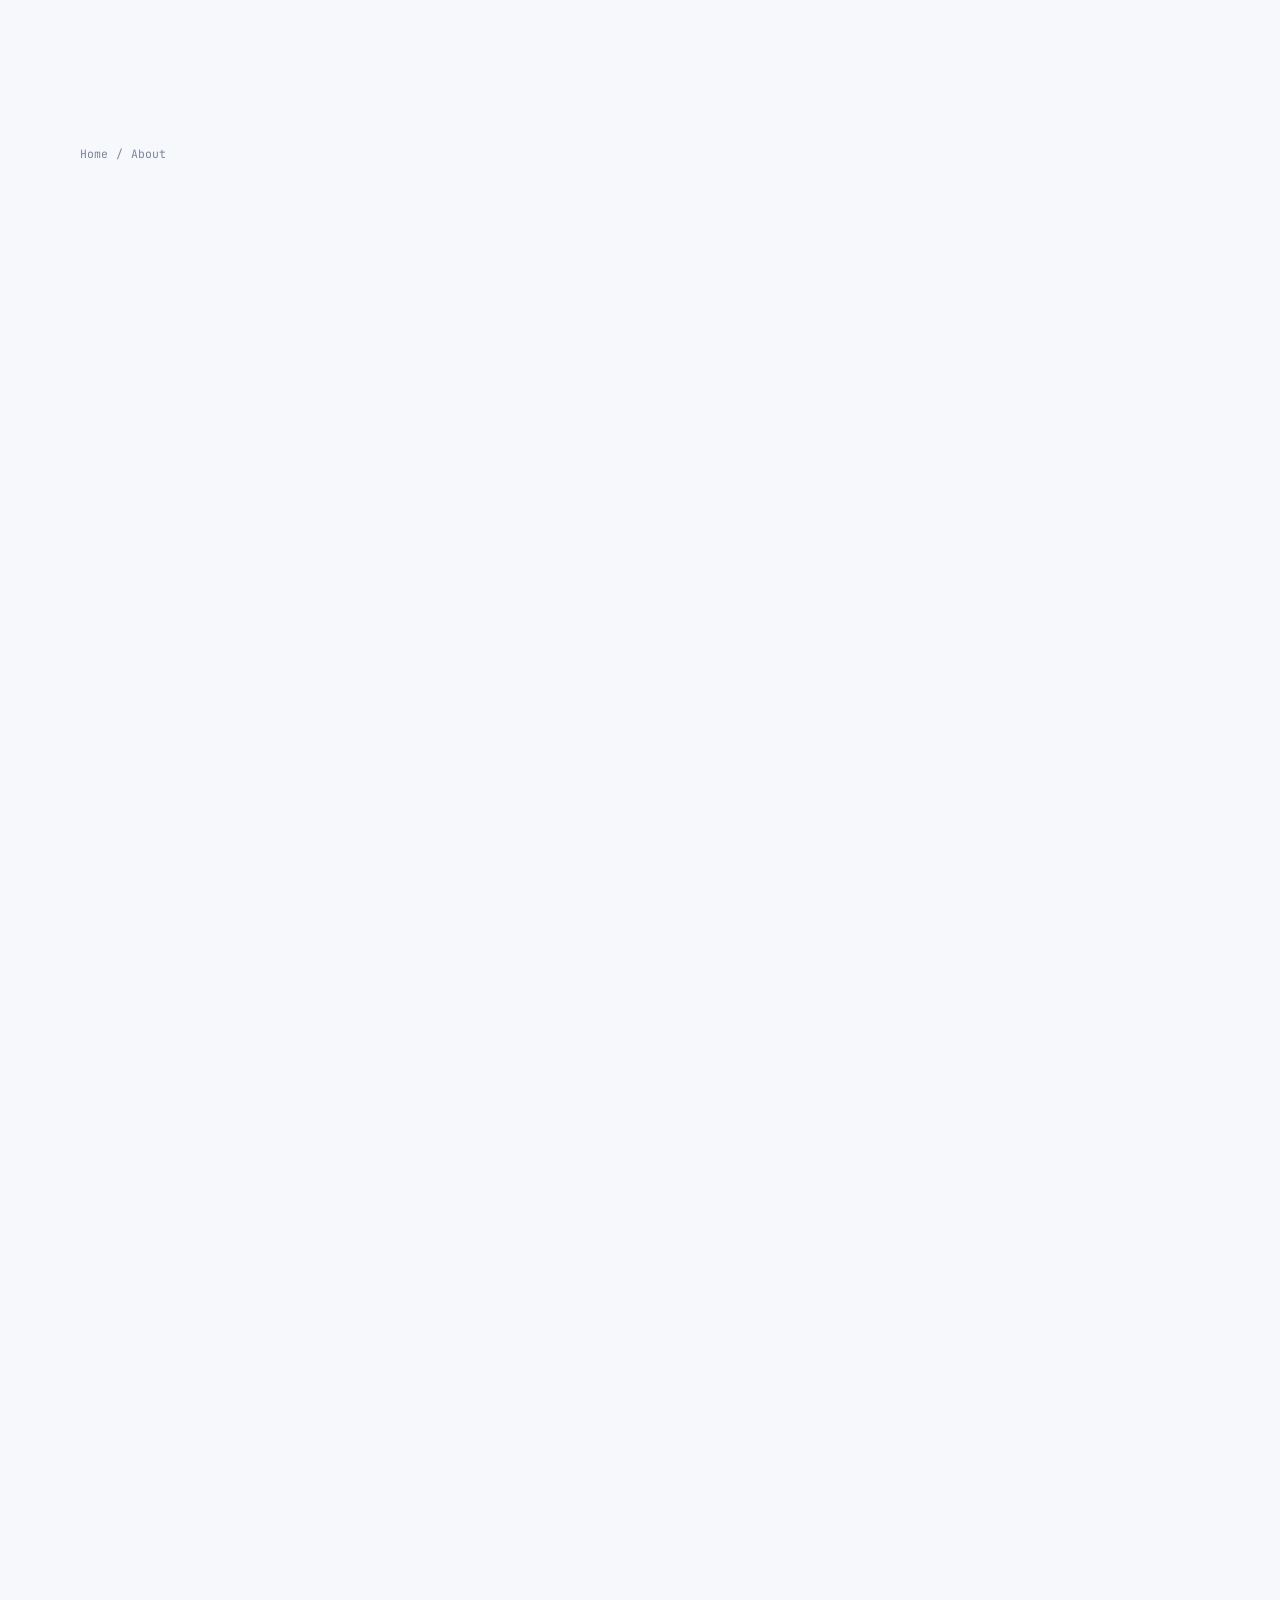
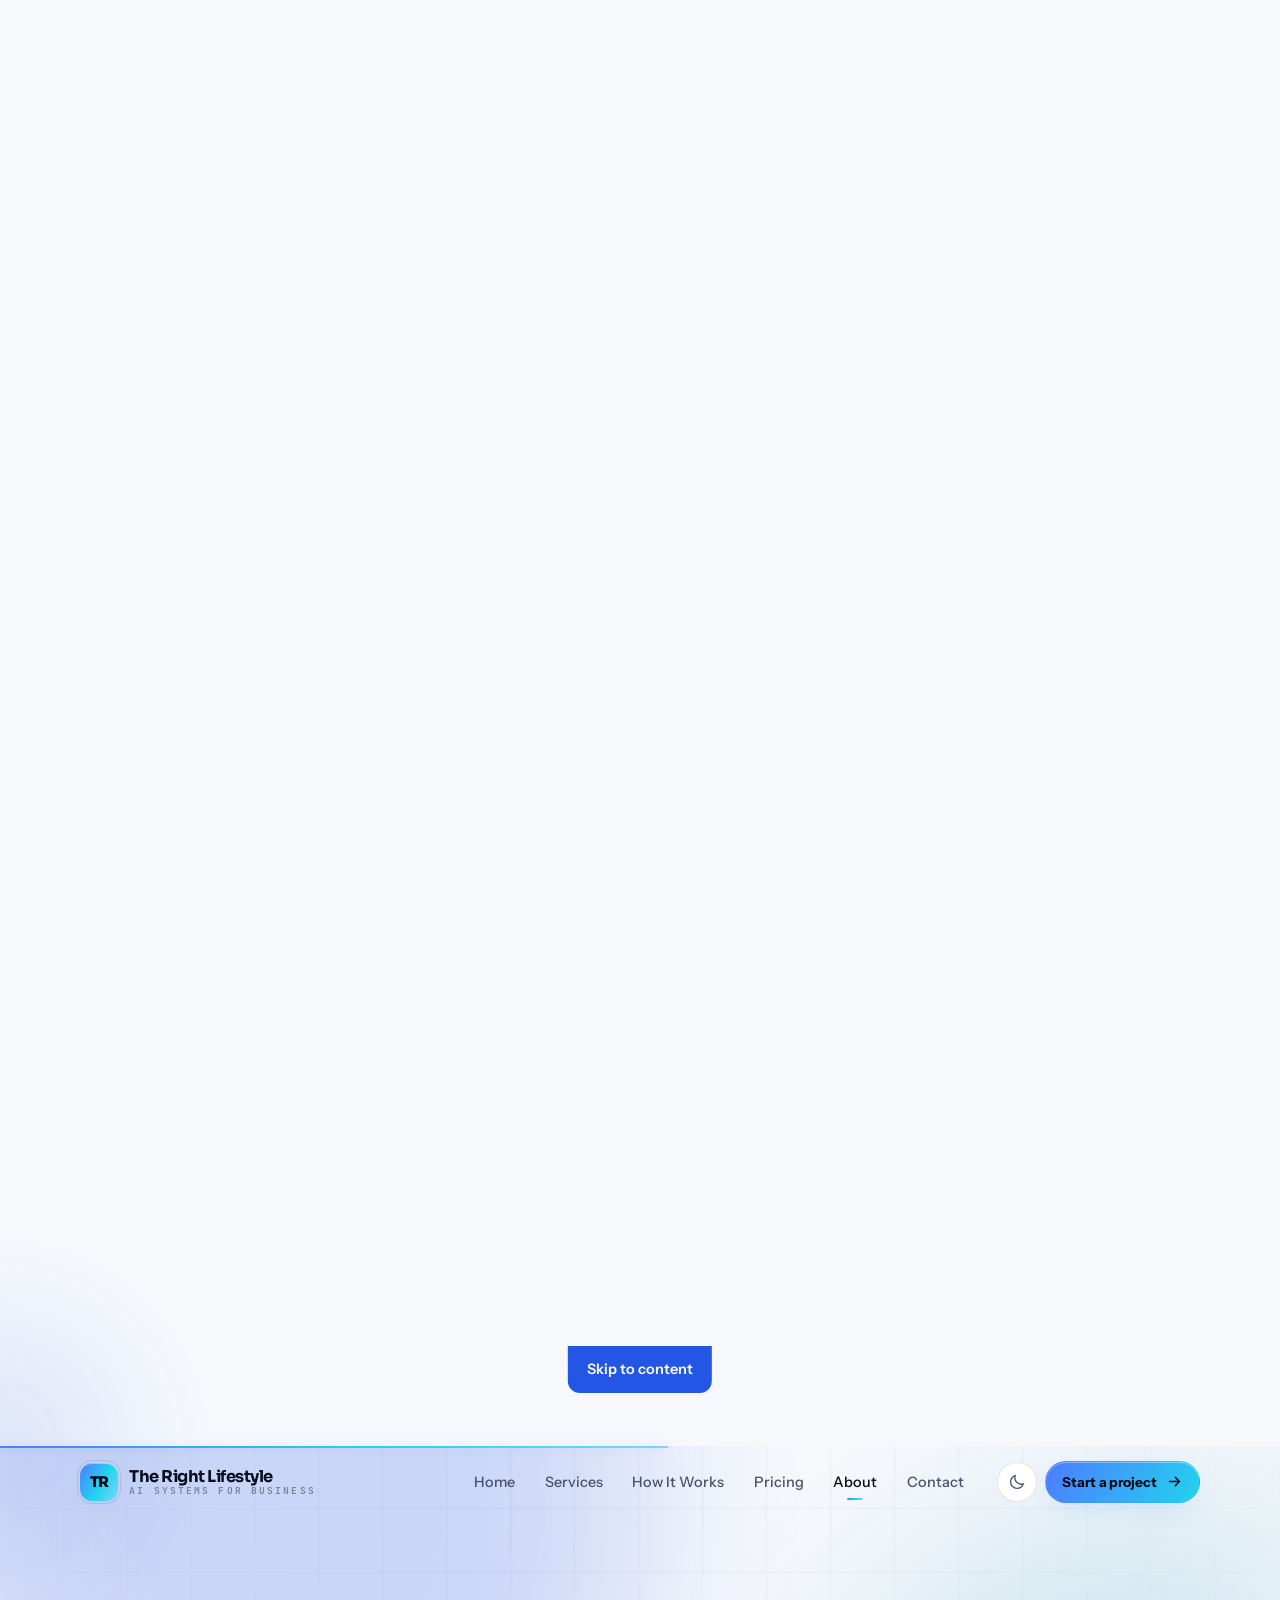
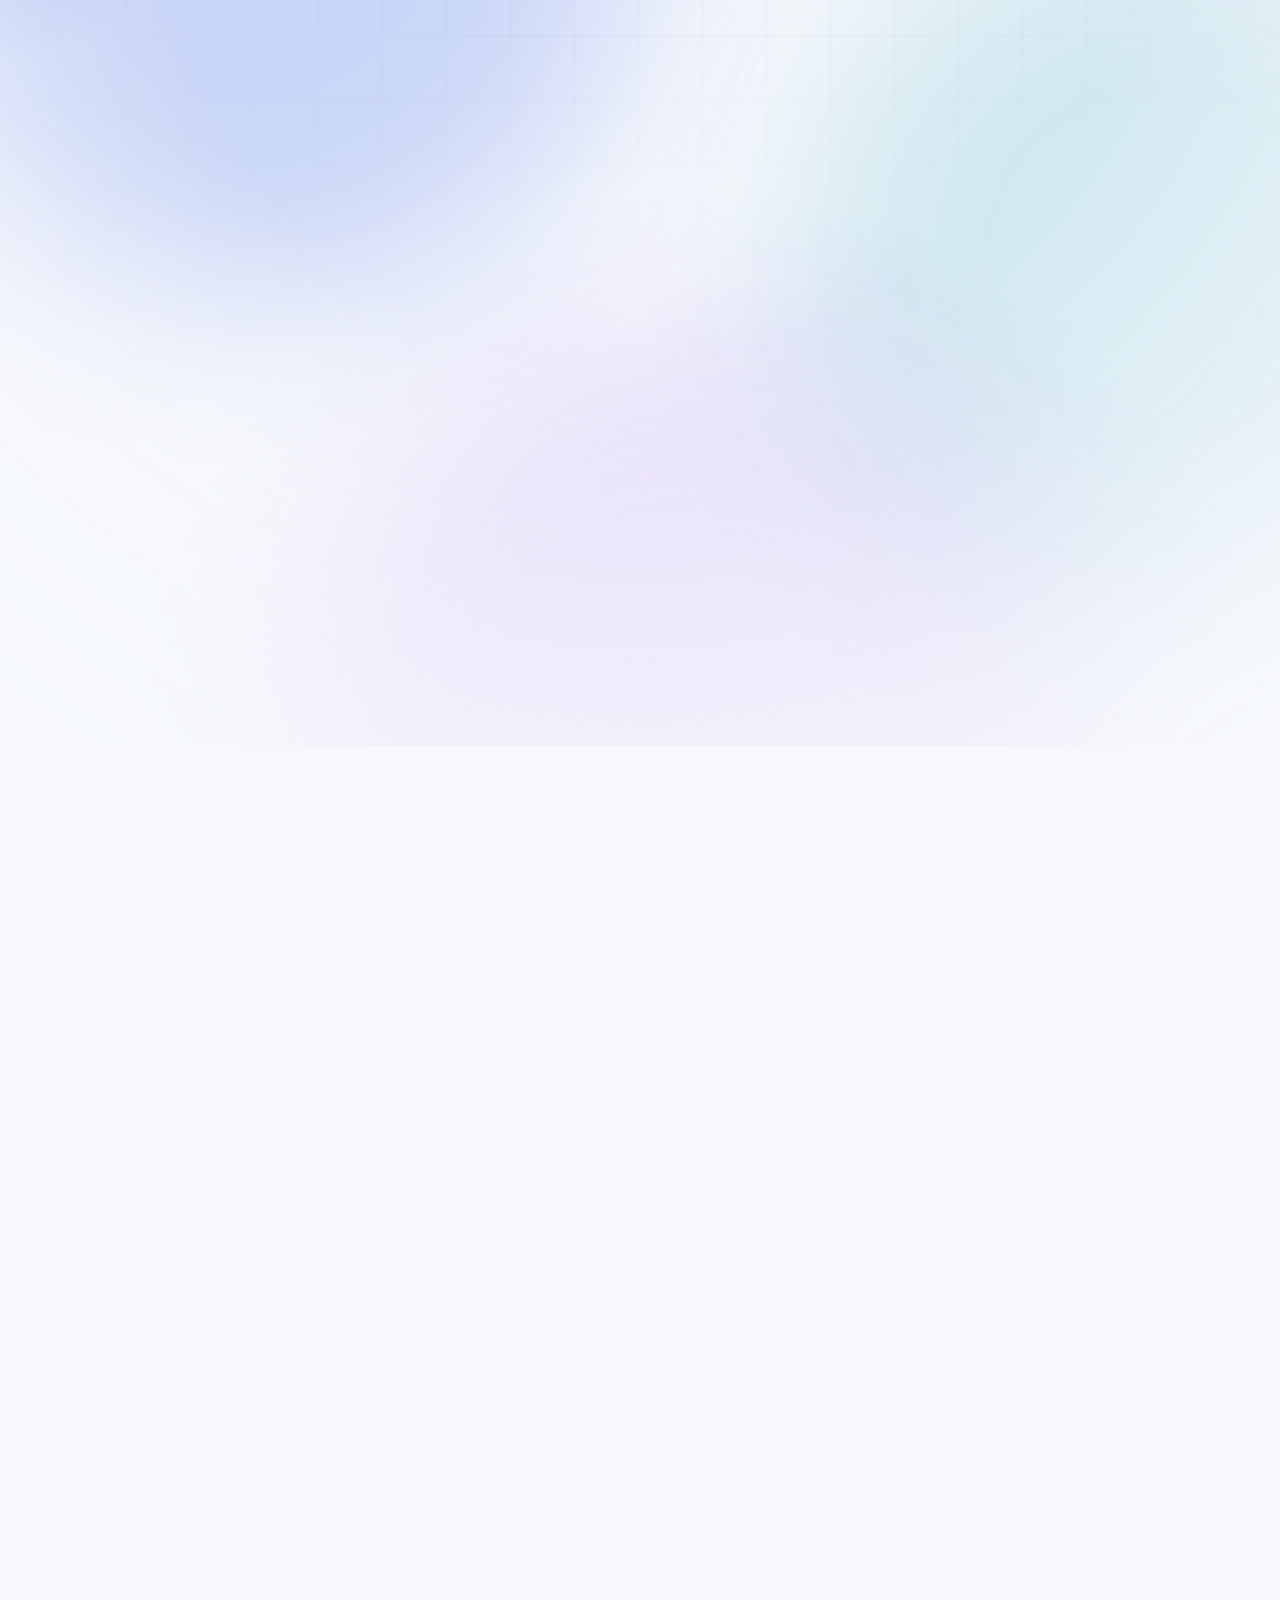
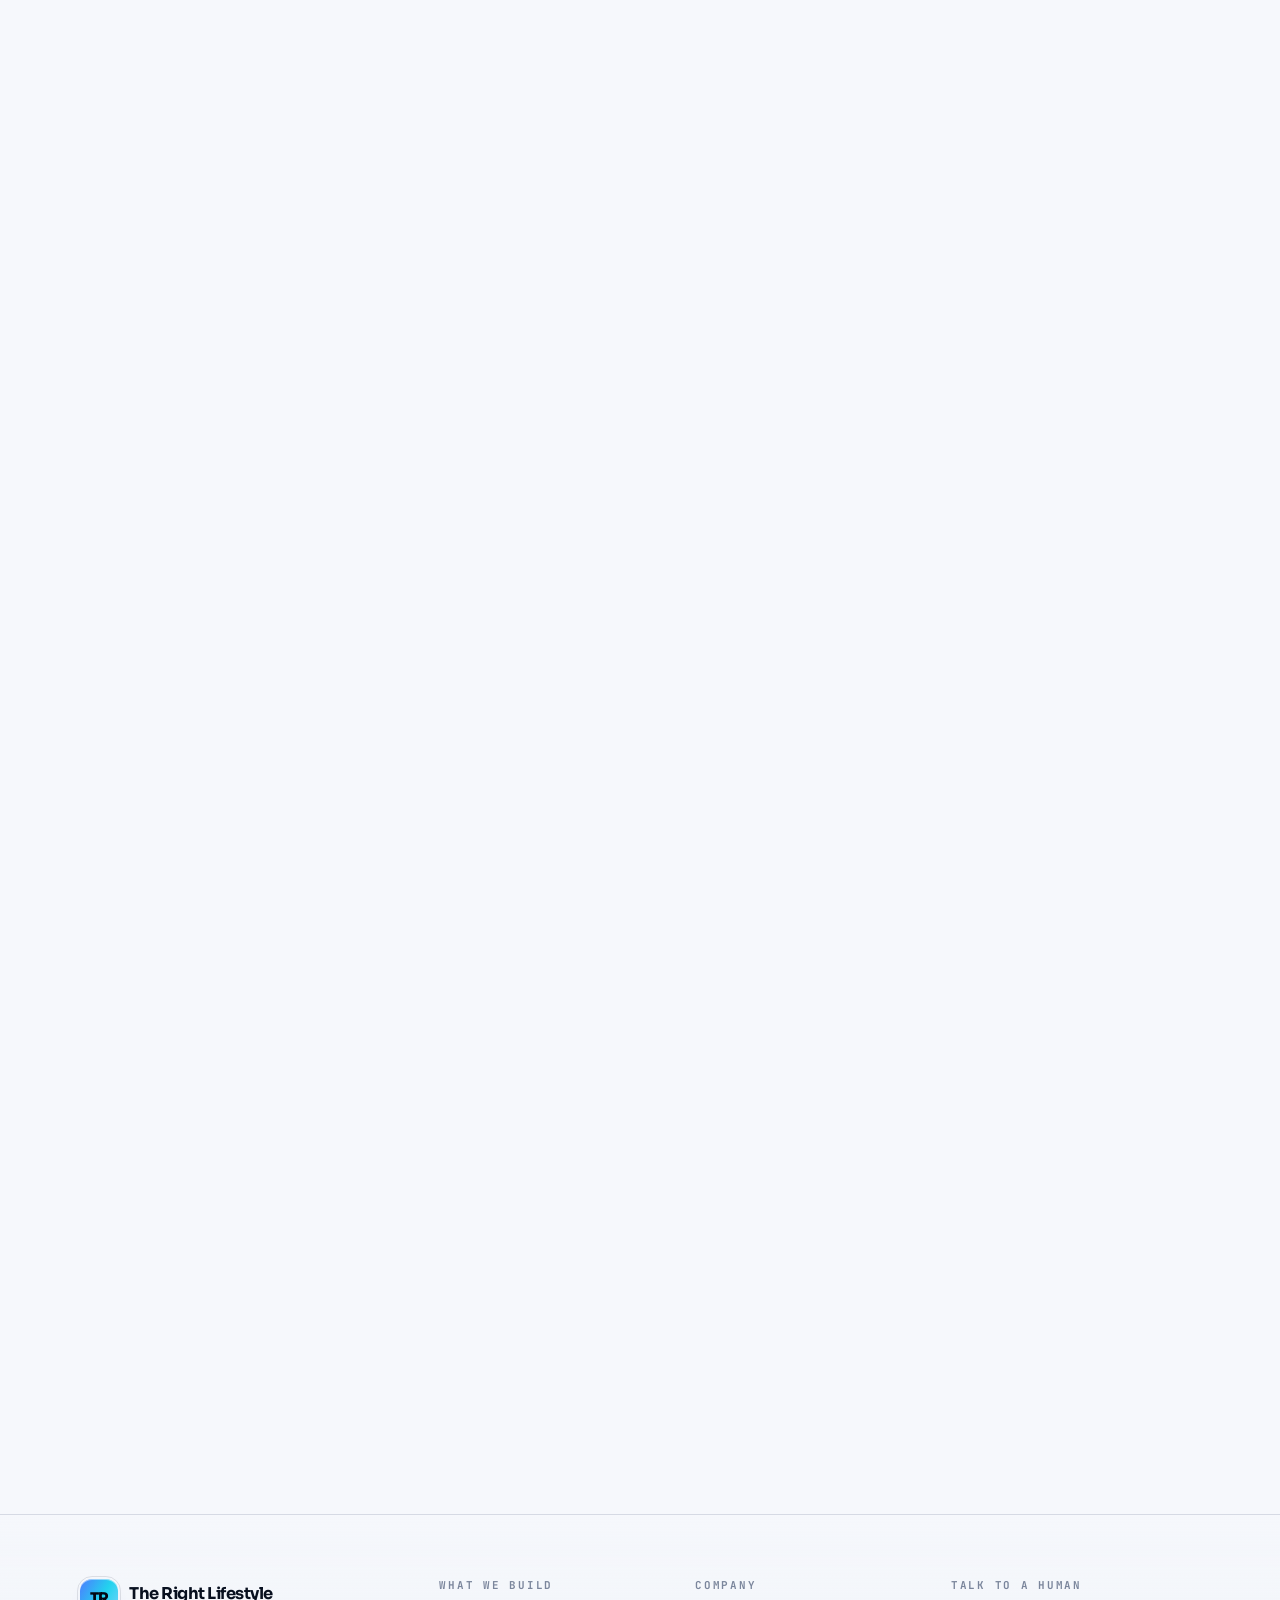
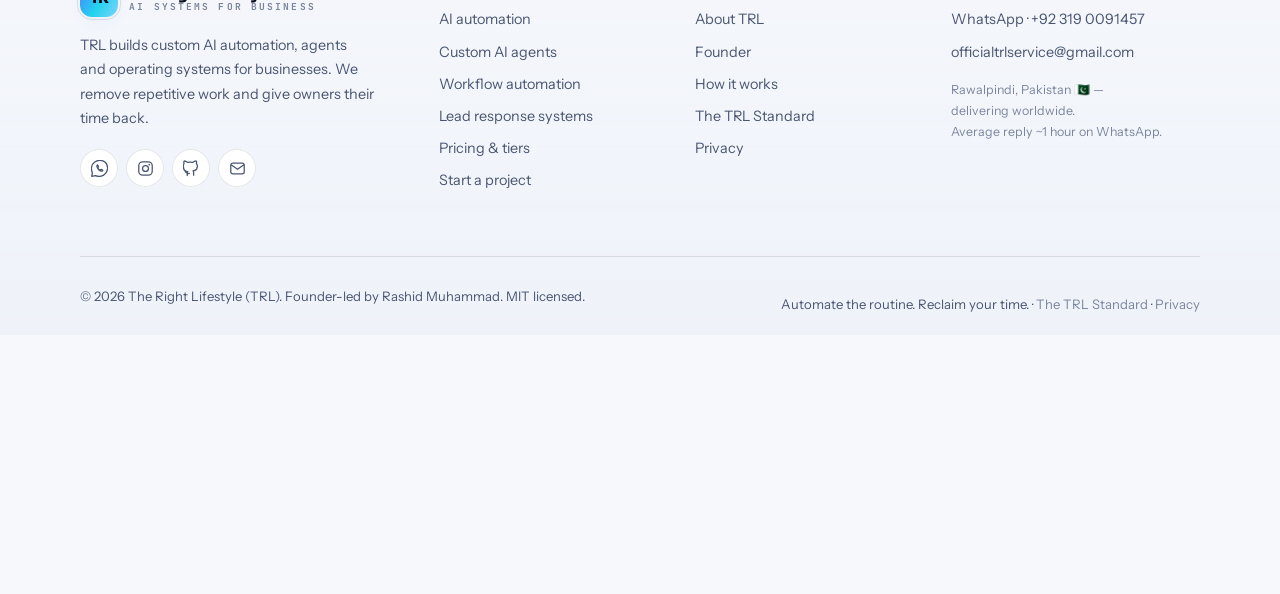
<file: founder.html>
<!DOCTYPE html>
<html lang="en" data-theme="dark">
<head>
  <meta charset="UTF-8" />
  <meta name="viewport" content="width=device-width, initial-scale=1.0" />
  <title>Rashid Muhammad — Founder | The Right Lifestyle (TRL)</title>
  <meta name="description" content="Rashid Muhammad is the founder of TRL. He builds custom AI automation and operating systems for businesses, founder-led from first message to handover." />
  <meta name="theme-color" content="#04060d" />
  <link rel="canonical" href="https://therightlifestyle.github.io/TRL-TheRightLifestyle/founder.html" />
  <meta name="robots" content="noindex, follow" />
  <link rel="icon" href="favicon.svg" type="image/svg+xml" />
  <link rel="apple-touch-icon" href="assets/icon-192.png" />
  <link rel="manifest" href="manifest.webmanifest" />
  <link rel="preconnect" href="https://fonts.googleapis.com" />
  <link rel="preconnect" href="https://fonts.gstatic.com" crossorigin />
  <link href="https://fonts.googleapis.com/css2?family=Sora:wght@600;700;800&family=Instrument+Sans:wght@400;500;600;700&family=JetBrains+Mono:wght@500;600&display=swap" rel="stylesheet" />
  <link rel="stylesheet" href="style.css" />
  <script>(function(){var r=document.documentElement;r.classList.add('js');try{var s=localStorage.getItem('trl-theme');var d=window.matchMedia('(prefers-color-scheme: light)').matches?'light':'dark';r.setAttribute('data-theme',s||d);}catch(e){r.setAttribute('data-theme','dark');}window.addEventListener('load',function(){setTimeout(function(){if(!document.body||!document.body.classList.contains('app-ready')){r.classList.remove('js');}},1600);});})();</script>
  <meta http-equiv="refresh" content="0; url=about.html#founder" />
</head>
<body>
<a class="skip-link" href="#main">Skip to content</a>
<div class="progress" aria-hidden="true"></div>
<div class="bg-fx" aria-hidden="true">
  <div class="aurora a1"></div><div class="aurora a2"></div><div class="aurora a3"></div>
  <div class="grid-fx"></div><div class="noise"></div>
</div>
<div class="cursor-glow" aria-hidden="true"></div>

<header class="nav" role="banner">
  <div class="nav-inner">
    <a class="brand" href="index.html"><span class="brand-mark" aria-hidden="true">TR</span>
      <span class="brand-text"><span class="brand-name">The Right Lifestyle</span><span class="brand-sub">AI Systems for Business</span></span></a>
    <nav class="nav-links" aria-label="Primary"><a class="nav-link" href="index.html">Home</a><a class="nav-link" href="services.html">Services</a><a class="nav-link" href="how.html">How It Works</a><a class="nav-link" href="pricing.html">Pricing</a><a class="nav-link" href="about.html">About</a><a class="nav-link" href="contact.html">Contact</a></nav>
    <div class="nav-actions">
      <button class="icon-btn" type="button" data-theme-toggle aria-label="Toggle colour theme">
        <svg class="icon-sun" viewBox="0 0 24 24" fill="none" stroke="currentColor" stroke-width="1.8" stroke-linecap="round" aria-hidden="true"><circle cx="12" cy="12" r="4.2"/><path d="M12 2v2.4M12 19.6V22M2 12h2.4M19.6 12H22M4.9 4.9l1.7 1.7M17.4 17.4l1.7 1.7M19.1 4.9l-1.7 1.7M6.6 17.4l-1.7 1.7"/></svg>
        <svg class="icon-moon" viewBox="0 0 24 24" fill="none" stroke="currentColor" stroke-width="1.8" stroke-linecap="round" aria-hidden="true"><path d="M20.5 14.4A8.6 8.6 0 0 1 9.6 3.5a8.7 8.7 0 1 0 10.9 10.9Z"/></svg>
      </button>
      <a class="btn btn-primary btn-sm btn-arrow" href="contact.html#brief">Start a project <svg viewBox="0 0 24 24" fill="none" stroke="currentColor" stroke-width="2" stroke-linecap="round" stroke-linejoin="round" aria-hidden="true"><path d="M5 12h14M13 6l6 6-6 6"/></svg></a>
    </div>
  </div>
</header>

<main id="main">
<section class="page-hero">
  <div class="wrap">
    <nav class="crumb" aria-label="Breadcrumb"><a href="index.html">Home</a><span aria-hidden="true">/</span><a href="about.html">About</a><span aria-hidden="true">/</span><span>Founder</span></nav>
    <h1 data-reveal>Rashid Muhammad — Founder.</h1>
    <p class="lead mt-4" data-reveal>The founder section has moved to the <a href="about.html#founder">About page</a>. You'll be redirected there automatically.</p>
    <div class="flex mt-5"><a class="btn btn-primary btn-arrow" href="about.html#founder">Go to founder profile <svg viewBox="0 0 24 24" fill="none" stroke="currentColor" stroke-width="2" stroke-linecap="round" stroke-linejoin="round" aria-hidden="true"><path d="M5 12h14M13 6l6 6-6 6"/></svg></a></div>
  </div>
</section>
</main>

<footer class="footer">
  <div class="wrap"><div class="foot-bottom"><p>© <span data-year>2026</span> The Right Lifestyle (TRL). Founder-led by Rashid Muhammad. MIT licensed. · <a href="privacy.html">Privacy</a></p></div></div>
</footer>
<button class="to-top" type="button" aria-label="Back to top"><svg viewBox="0 0 24 24" width="18" height="18" fill="none" stroke="currentColor" stroke-width="2" stroke-linecap="round" stroke-linejoin="round" aria-hidden="true"><path d="M12 19V5M6 11l6-6 6 6"/></svg></button>
<div class="toast" role="status" aria-live="polite"></div>
<script src="app.js" defer></script>
</body>
</html>
</file>
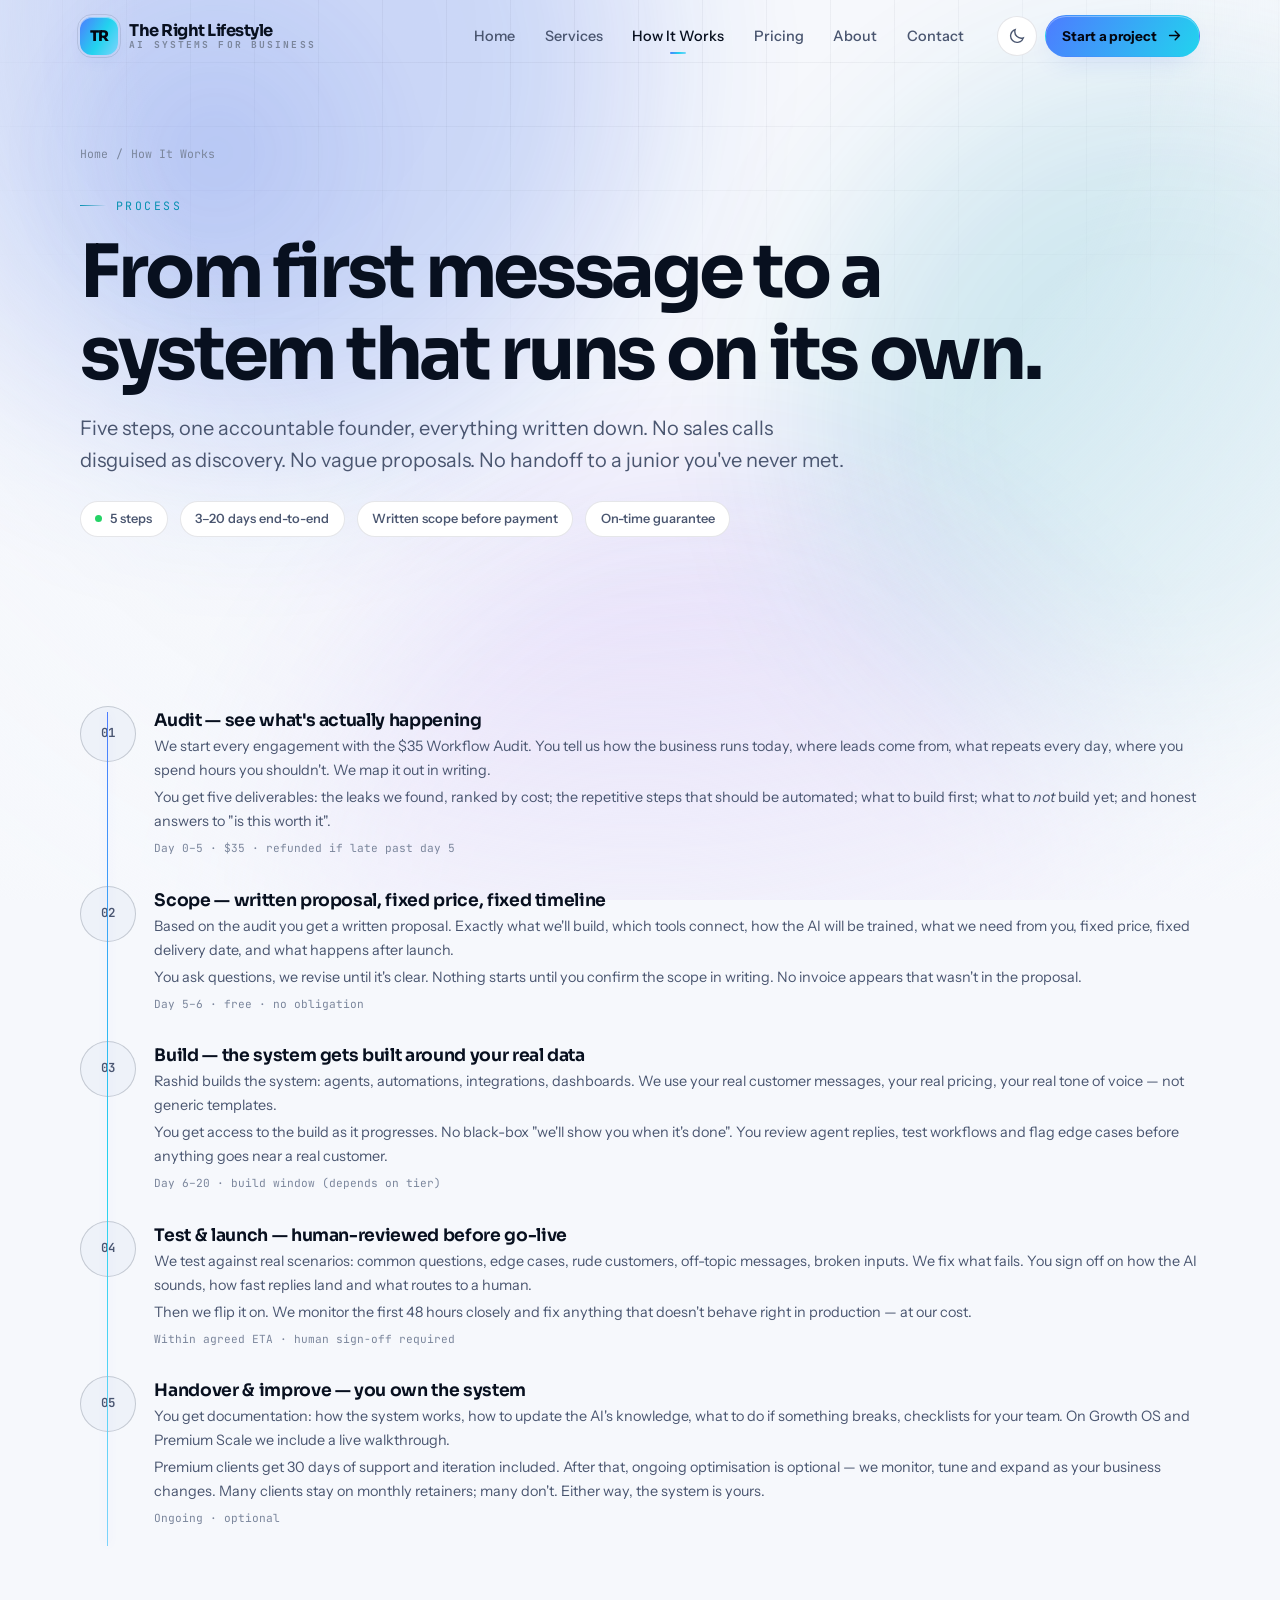
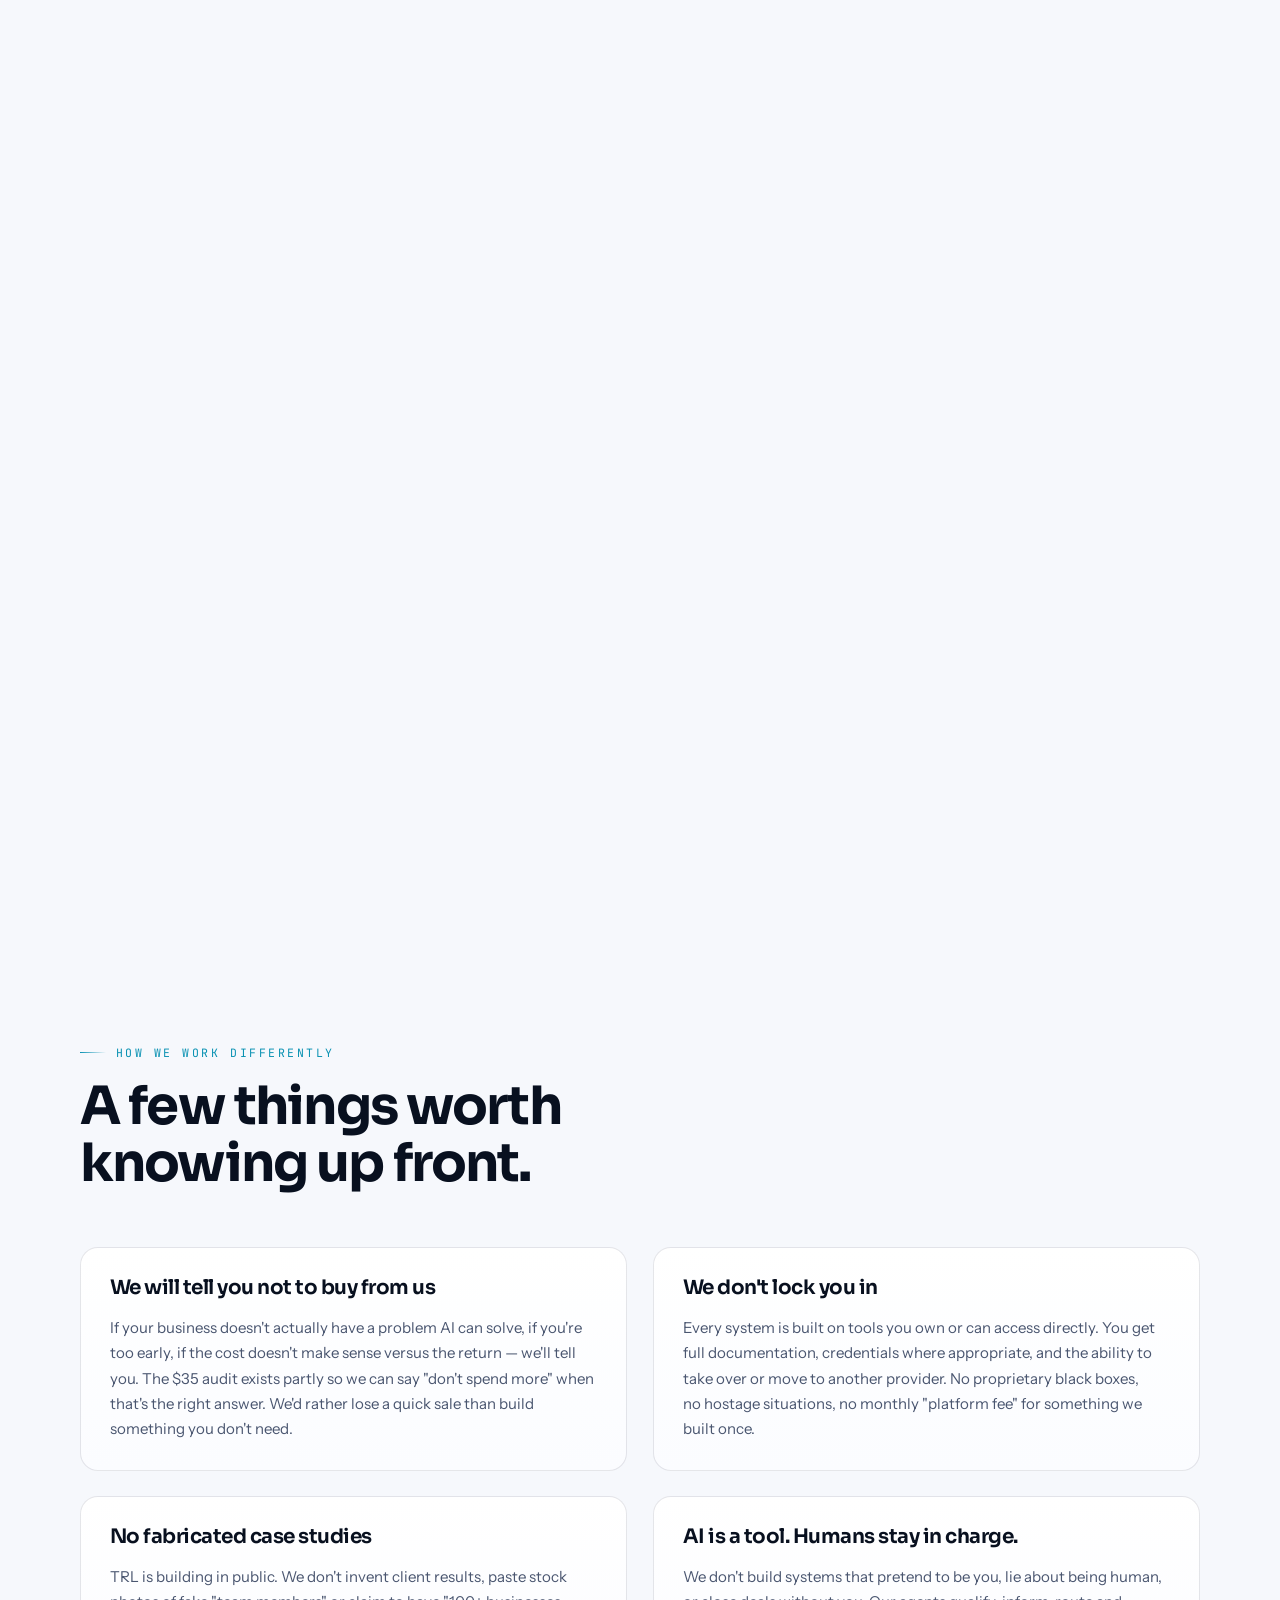
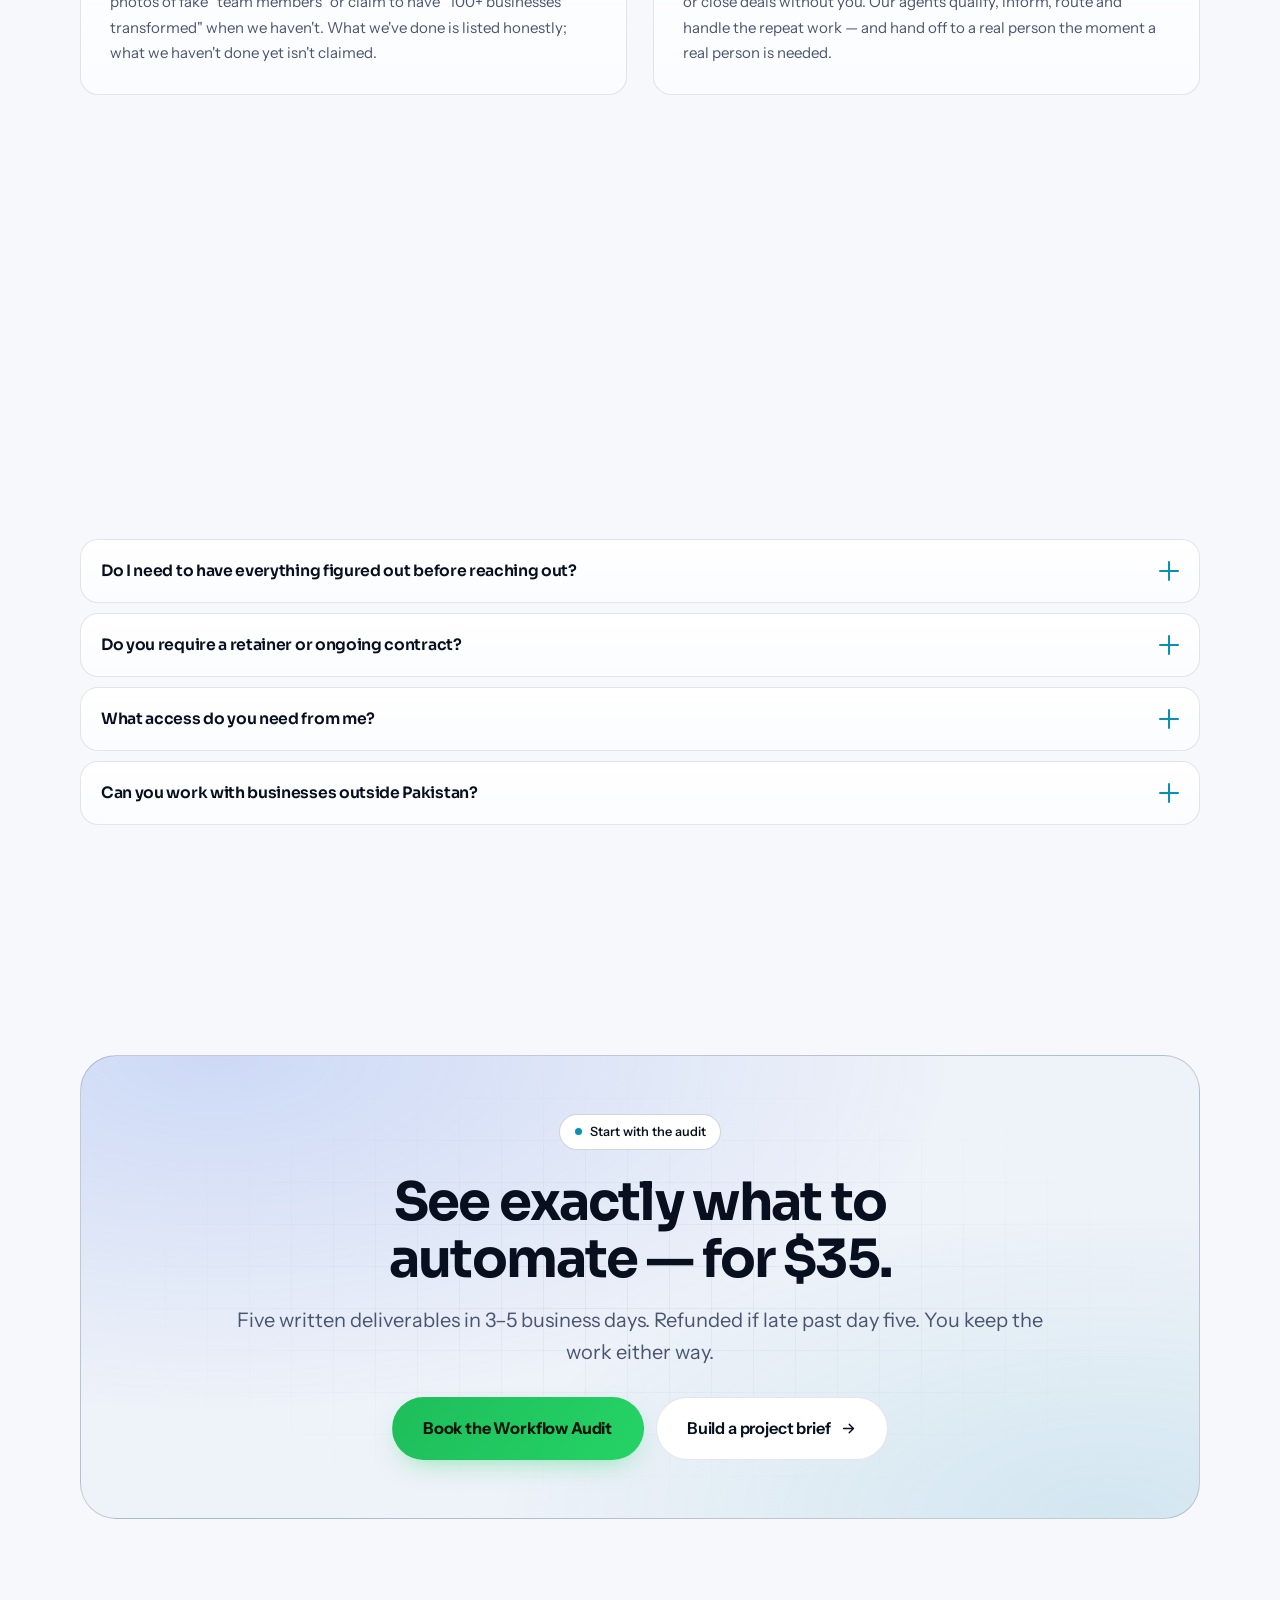
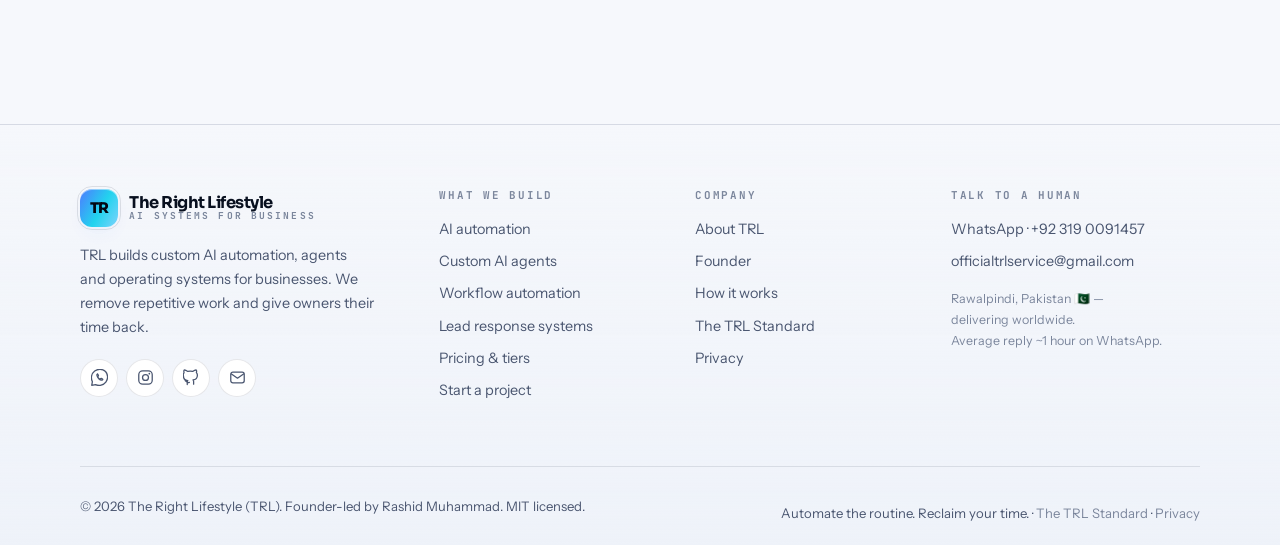
<file: how.html>
<!DOCTYPE html>
<html lang="en" data-theme="dark">
<head>
  <meta charset="UTF-8" />
  <meta name="viewport" content="width=device-width, initial-scale=1.0" />
  <title>How It Works — 5-Step AI Implementation Process | The Right Lifestyle (TRL)</title>
  <meta name="description" content="TRL's five-step process: Workflow Audit, written scope, build, test and launch, handover and ongoing improvement. Every step documented, human-reviewed, on-time guaranteed." />
  <meta name="author" content="Rashid Muhammad — TRL" />
  <meta name="theme-color" content="#04060d" />
  <link rel="canonical" href="https://therightlifestyle.github.io/TRL-TheRightLifestyle/how.html" />
  <meta name="robots" content="index, follow, max-image-preview:large" />

  <meta property="og:type" content="website" />
  <meta property="og:site_name" content="The Right Lifestyle (TRL)" />
  <meta property="og:title" content="How It Works — 5-Step AI Implementation Process | The Right Lifestyle (TRL)" />
  <meta property="og:description" content="Five steps from first WhatsApp message to a running AI system for your business." />
  <meta property="og:url" content="https://therightlifestyle.github.io/TRL-TheRightLifestyle/how.html" />
  <meta property="og:image" content="https://therightlifestyle.github.io/TRL-TheRightLifestyle/assets/og-cover.jpg" />
  <meta name="twitter:card" content="summary_large_image" />
  <meta name="twitter:title" content="How It Works — 5-Step AI Implementation Process | The Right Lifestyle (TRL)" />
  <meta name="twitter:description" content="Five steps from first message to a running AI system for your business." />
  <meta name="twitter:image" content="https://therightlifestyle.github.io/TRL-TheRightLifestyle/assets/og-cover.jpg" />

  <link rel="icon" href="favicon.svg" type="image/svg+xml" />
  <link rel="apple-touch-icon" href="assets/icon-192.png" />
  <link rel="manifest" href="manifest.webmanifest" />
  <link rel="preconnect" href="https://fonts.googleapis.com" />
  <link rel="preconnect" href="https://fonts.gstatic.com" crossorigin />
  <link href="https://fonts.googleapis.com/css2?family=Sora:wght@600;700;800&family=Instrument+Sans:wght@400;500;600;700&family=JetBrains+Mono:wght@500;600&display=swap" rel="stylesheet" />
  <link rel="stylesheet" href="style.css" />
  <script>(function(){var r=document.documentElement;r.classList.add('js');try{var s=localStorage.getItem('trl-theme');var d=window.matchMedia('(prefers-color-scheme: light)').matches?'light':'dark';r.setAttribute('data-theme',s||d);}catch(e){r.setAttribute('data-theme','dark');}window.addEventListener('load',function(){setTimeout(function(){if(!document.body||!document.body.classList.contains('app-ready')){r.classList.remove('js');}},1600);});})();</script>
  <script type="application/ld+json">{"@context":"https://schema.org","@graph":[{"@type":"Organization","@id":"https://therightlifestyle.github.io/TRL-TheRightLifestyle/#organization","name":"The Right Lifestyle","alternateName":["TRL","TRL — The Right Lifestyle"],"url":"https://therightlifestyle.github.io/TRL-TheRightLifestyle/","logo":"https://therightlifestyle.github.io/TRL-TheRightLifestyle/assets/icon-512.png","sameAs":["https://instagram.com/the.right.lifestyle","https://github.com/therightlifestyle"],"email":"officialtrlservice@gmail.com","telephone":"+923190091457","address":{"@type":"PostalAddress","addressLocality":"Rawalpindi","addressCountry":"PK"},"founder":{"@id":"https://therightlifestyle.github.io/TRL-TheRightLifestyle/#founder"}},{"@type":"Person","@id":"https://therightlifestyle.github.io/TRL-TheRightLifestyle/#founder","name":"Rashid Muhammad","jobTitle":"Founder","worksFor":{"@id":"https://therightlifestyle.github.io/TRL-TheRightLifestyle/#organization"},"email":"officialtrlservice@gmail.com","url":"https://therightlifestyle.github.io/TRL-TheRightLifestyle/about.html#founder","knowsAbout":["AI automation","custom AI agents","workflow automation","CRM automation","lead response systems","AI consulting","business operating systems"]},{"@type":"WebSite","@id":"https://therightlifestyle.github.io/TRL-TheRightLifestyle/#website","url":"https://therightlifestyle.github.io/TRL-TheRightLifestyle/","name":"The Right Lifestyle (TRL)","publisher":{"@id":"https://therightlifestyle.github.io/TRL-TheRightLifestyle/#organization"}},{"@type":"WebPage","@id":"https://therightlifestyle.github.io/TRL-TheRightLifestyle/how.html#webpage","url":"https://therightlifestyle.github.io/TRL-TheRightLifestyle/how.html","name":"How It Works — 5-Step AI Implementation Process | The Right Lifestyle (TRL)","isPartOf":{"@id":"https://therightlifestyle.github.io/TRL-TheRightLifestyle/#website"},"about":{"@id":"https://therightlifestyle.github.io/TRL-TheRightLifestyle/#organization"},"description":"TRL's five-step implementation process: Workflow Audit, written scope, build, test & launch, and handover."},{"@type":"BreadcrumbList","@id":"https://therightlifestyle.github.io/TRL-TheRightLifestyle/how.html#breadcrumb","itemListElement":[{"@type":"ListItem","position":1,"name":"Home","item":"https://therightlifestyle.github.io/TRL-TheRightLifestyle/"},{"@type":"ListItem","position":2,"name":"How It Works","item":"https://therightlifestyle.github.io/TRL-TheRightLifestyle/how.html"}]}]}</script>
<script type="application/ld+json" data-seo="faq">{"@context":"https://schema.org","@type":"FAQPage","@id":"https://therightlifestyle.github.io/TRL-TheRightLifestyle/how.html#faq","mainEntity":[{"@type":"Question","name":"Do I need to have everything figured out before reaching out?","acceptedAnswer":{"@type":"Answer","text":"No. Most clients come in knowing \"I'm losing leads\" or \"I'm tired of doing X manually\" without knowing how to fix it. The Workflow Audit is designed exactly for that — we figure out what to build together."}},{"@type":"Question","name":"Do you require a retainer or ongoing contract?","acceptedAnswer":{"@type":"Answer","text":"No. Every core tier is a one-time build with included support (1 round on Starter, 3 rounds on Growth OS, 30 days on Premium Scale). After that, ongoing support is optional — many clients take it, many run the system themselves. You decide."}},{"@type":"Question","name":"What access do you need from me?","acceptedAnswer":{"@type":"Answer","text":"Access to the tools we're connecting — WhatsApp Business, your CRM, email marketing tool, calendar, etc. We tell you exactly what we need in the written scope, we never ask for passwords over insecure channels, and we use official APIs and integrations wherever possible rather than shared logins."}},{"@type":"Question","name":"Can you work with businesses outside Pakistan?","acceptedAnswer":{"@type":"Answer","text":"Yes. TRL is based in Rawalpindi but delivers worldwide. Calls happen on Zoom/Google Meet/WhatsApp, payments work via PayPal, Stripe or Wise, and the systems we build work with global tools (WhatsApp, email, CRMs, etc.) as well as local ones."}}]}</script>
</head>
<body>
<a class="skip-link" href="#main">Skip to content</a>
<div class="progress" aria-hidden="true"></div>
<div class="bg-fx" aria-hidden="true">
  <div class="aurora a1"></div>
  <div class="aurora a2"></div>
  <div class="aurora a3"></div>
  <div class="grid-fx"></div>
  <div class="noise"></div>
</div>
<div class="cursor-glow" aria-hidden="true"></div>

<header class="nav" role="banner">
  <div class="nav-inner">
    <a class="brand" href="index.html" aria-label="TRL — The Right Lifestyle, home">
      <span class="brand-mark" aria-hidden="true">TR</span>
      <span class="brand-text">
        <span class="brand-name">The Right Lifestyle</span>
        <span class="brand-sub">AI Systems for Business</span>
      </span>
    </a>
    <nav class="nav-links" aria-label="Primary"><a class="nav-link" href="index.html">Home</a><a class="nav-link" href="services.html">Services</a><a class="nav-link active" href="how.html" aria-current="page">How It Works</a><a class="nav-link" href="pricing.html">Pricing</a><a class="nav-link" href="about.html">About</a><a class="nav-link" href="contact.html">Contact</a></nav>
    <div class="nav-actions">
      <button class="icon-btn" type="button" data-theme-toggle aria-label="Toggle colour theme">
        <svg class="icon-sun" viewBox="0 0 24 24" fill="none" stroke="currentColor" stroke-width="1.8" stroke-linecap="round" aria-hidden="true"><circle cx="12" cy="12" r="4.2"/><path d="M12 2v2.4M12 19.6V22M2 12h2.4M19.6 12H22M4.9 4.9l1.7 1.7M17.4 17.4l1.7 1.7M19.1 4.9l-1.7 1.7M6.6 17.4l-1.7 1.7"/></svg>
        <svg class="icon-moon" viewBox="0 0 24 24" fill="none" stroke="currentColor" stroke-width="1.8" stroke-linecap="round" aria-hidden="true"><path d="M20.5 14.4A8.6 8.6 0 0 1 9.6 3.5a8.7 8.7 0 1 0 10.9 10.9Z"/></svg>
      </button>
      <a class="btn btn-primary btn-sm btn-arrow" href="contact.html#brief">Start a project <svg viewBox="0 0 24 24" fill="none" stroke="currentColor" stroke-width="2" stroke-linecap="round" stroke-linejoin="round" aria-hidden="true"><path d="M5 12h14M13 6l6 6-6 6"/></svg></a>
      <button class="icon-btn menu-btn" type="button" aria-label="Open menu" aria-controls="drawer" aria-expanded="false">
        <span class="bars" aria-hidden="true"><span></span><span></span><span></span></span>
      </button>
    </div>
  </div>
</header>

<div class="drawer" id="drawer" role="dialog" aria-modal="true" aria-label="Menu" aria-hidden="true">
  <nav class="drawer-links" aria-label="Mobile"><a href="index.html"><span class="idx">01</span><span>Home</span></a><a href="services.html"><span class="idx">02</span><span>Services</span></a><a href="how.html" class="active" aria-current="page"><span class="idx">03</span><span>How It Works</span></a><a href="pricing.html"><span class="idx">04</span><span>Pricing</span></a><a href="about.html"><span class="idx">05</span><span>About</span></a><a href="contact.html"><span class="idx">06</span><span>Contact</span></a></nav>
  <div></div>
  <div class="drawer-foot">
    <a class="btn btn-wa btn-block" href="https://wa.me/923190091457?text=Hi%20Rashid%20%E2%80%94%20I%20found%20TRL%20online%20and%20I%20would%20like%20to%20talk%20about%20an%20AI%20system%20for%20my%20business." target="_blank" rel="noopener">Message TRL on WhatsApp</a>
    <a class="btn btn-ghost btn-block" href="services.html">See services</a>
    <p class="tiny">Founder-led by Rashid Muhammad · average reply ~1 hour</p>
  </div>
</div>
<main id="main">
<section class="page-hero">
  <div class="wrap">
    <nav class="crumb" aria-label="Breadcrumb"><a href="index.html">Home</a><span aria-hidden="true">/</span><span>How It Works</span></nav>
    <span class="sec-label" data-reveal>Process</span>
    <h1 data-reveal style="--d:60ms">From first message to a system that runs on its own.</h1>
    <p class="lead mt-4" data-reveal style="--d:120ms">Five steps, one accountable founder, everything written down. No sales calls disguised as discovery. No vague proposals. No handoff to a junior you've never met.</p>
    <div class="flex mt-5"><span class="chip"><span class="dot" aria-hidden="true"></span> 5 steps</span><span class="chip">3–20 days end-to-end</span><span class="chip">Written scope before payment</span><span class="chip">On-time guarantee</span></div>
  </div>
</section>

<section class="section" id="process" aria-labelledby="process-h">
  <div class="wrap">
    <div class="timeline"><article class="tl-item" data-reveal>
      <span class="tl-dot" aria-hidden="true">01</span>
      <div class="tl-body">
        <h3 class="tl-title">Audit — see what's actually happening</h3>
        <p class="tl-text">We start every engagement with the $35 Workflow Audit. You tell us how the business runs today, where leads come from, what repeats every day, where you spend hours you shouldn't. We map it out in writing.</p>
        <p class="tl-text mt-3">You get five deliverables: the leaks we found, ranked by cost; the repetitive steps that should be automated; what to build first; what to <em>not</em> build yet; and honest answers to "is this worth it".</p>
        <span class="tl-eta">Day 0–5 · $35 · refunded if late past day 5</span>
      </div>
    </article><article class="tl-item" data-reveal>
      <span class="tl-dot" aria-hidden="true">02</span>
      <div class="tl-body">
        <h3 class="tl-title">Scope — written proposal, fixed price, fixed timeline</h3>
        <p class="tl-text">Based on the audit you get a written proposal. Exactly what we'll build, which tools connect, how the AI will be trained, what we need from you, fixed price, fixed delivery date, and what happens after launch.</p>
        <p class="tl-text mt-3">You ask questions, we revise until it's clear. Nothing starts until you confirm the scope in writing. No invoice appears that wasn't in the proposal.</p>
        <span class="tl-eta">Day 5–6 · free · no obligation</span>
      </div>
    </article><article class="tl-item" data-reveal>
      <span class="tl-dot" aria-hidden="true">03</span>
      <div class="tl-body">
        <h3 class="tl-title">Build — the system gets built around your real data</h3>
        <p class="tl-text">Rashid builds the system: agents, automations, integrations, dashboards. We use your real customer messages, your real pricing, your real tone of voice — not generic templates.</p>
        <p class="tl-text mt-3">You get access to the build as it progresses. No black-box "we'll show you when it's done". You review agent replies, test workflows and flag edge cases before anything goes near a real customer.</p>
        <span class="tl-eta">Day 6–20 · build window (depends on tier)</span>
      </div>
    </article><article class="tl-item" data-reveal>
      <span class="tl-dot" aria-hidden="true">04</span>
      <div class="tl-body">
        <h3 class="tl-title">Test &amp; launch — human-reviewed before go-live</h3>
        <p class="tl-text">We test against real scenarios: common questions, edge cases, rude customers, off-topic messages, broken inputs. We fix what fails. You sign off on how the AI sounds, how fast replies land and what routes to a human.</p>
        <p class="tl-text mt-3">Then we flip it on. We monitor the first 48 hours closely and fix anything that doesn't behave right in production — at our cost.</p>
        <span class="tl-eta">Within agreed ETA · human sign-off required</span>
      </div>
    </article><article class="tl-item" data-reveal>
      <span class="tl-dot" aria-hidden="true">05</span>
      <div class="tl-body">
        <h3 class="tl-title">Handover &amp; improve — you own the system</h3>
        <p class="tl-text">You get documentation: how the system works, how to update the AI's knowledge, what to do if something breaks, checklists for your team. On Growth OS and Premium Scale we include a live walkthrough.</p>
        <p class="tl-text mt-3">Premium clients get 30 days of support and iteration included. After that, ongoing optimisation is optional — we monitor, tune and expand as your business changes. Many clients stay on monthly retainers; many don't. Either way, the system is yours.</p>
        <span class="tl-eta">Ongoing · optional</span>
      </div>
    </article></div>
  </div>
</section>

<section class="section" id="what-you-get" aria-labelledby="get-h">
  <div class="wrap">
    <div class="sec-head" data-reveal>
      <span class="sec-label">What you get on every build</span>
      <h2 class="sec-title" id="get-h">The TRL Standard is included in every engagement.</h2>
    </div>
    <div class="grid g-3"><article class="g-card" data-reveal>
      <span class="g-ico" aria-hidden="true">👁️</span>
      <h4>Human-reviewed</h4>
      <p>Every automation and agent reply is manually inspected before delivery. No unreviewed AI goes straight to your customers.</p>
    </article><article class="g-card" data-reveal>
      <span class="g-ico" aria-hidden="true">📝</span>
      <h4>Written scope</h4>
      <p>Fixed price, fixed timeline, written deliverables, written expectations — confirmed before work starts.</p>
    </article><article class="g-card" data-reveal>
      <span class="g-ico" aria-hidden="true">🔄</span>
      <h4>Free revisions</h4>
      <p>Included within your tier window. We iterate until the system behaves right against your real scenarios.</p>
    </article><article class="g-card" data-reveal>
      <span class="g-ico" aria-hidden="true">⏱️</span>
      <h4>On-time guarantee</h4>
      <p>Delivered by the written ETA — or 10% back plus a priority rush on the job.</p>
    </article><article class="g-card" data-reveal>
      <span class="g-ico" aria-hidden="true">💯</span>
      <h4>Money-back promise</h4>
      <p>Miss the delivery date on any tier → 100% refund. The risk stays with us.</p>
    </article><article class="g-card" data-reveal>
      <span class="g-ico" aria-hidden="true">📚</span>
      <h4>Documentation</h4>
      <p>How it works, how to update it, what to do if it breaks. Your team can run the system without us.</p>
    </article></div>
  </div>
</section>

<section class="section" id="principles" aria-labelledby="pr-h">
  <div class="wrap">
    <div class="sec-head" data-reveal>
      <span class="sec-label">How we work differently</span>
      <h2 class="sec-title" id="pr-h">A few things worth knowing up front.</h2>
    </div>
    <div class="grid g-2"><article class="card spotlight" data-reveal>
      <h3 class="card-title">We will tell you not to buy from us</h3>
      <p class="card-text mt-4">If your business doesn't actually have a problem AI can solve, if you're too early, if the cost doesn't make sense versus the return — we'll tell you. The $35 audit exists partly so we can say "don't spend more" when that's the right answer. We'd rather lose a quick sale than build something you don't need.</p>
    </article><article class="card spotlight" data-reveal>
      <h3 class="card-title">We don't lock you in</h3>
      <p class="card-text mt-4">Every system is built on tools you own or can access directly. You get full documentation, credentials where appropriate, and the ability to take over or move to another provider. No proprietary black boxes, no hostage situations, no monthly "platform fee" for something we built once.</p>
    </article><article class="card spotlight" data-reveal>
      <h3 class="card-title">No fabricated case studies</h3>
      <p class="card-text mt-4">TRL is building in public. We don't invent client results, paste stock photos of fake "team members" or claim to have "100+ businesses transformed" when we haven't. What we've done is listed honestly; what we haven't done yet isn't claimed.</p>
    </article><article class="card spotlight" data-reveal>
      <h3 class="card-title">AI is a tool. Humans stay in charge.</h3>
      <p class="card-text mt-4">We don't build systems that pretend to be you, lie about being human, or close deals without you. Our agents qualify, inform, route and handle the repeat work — and hand off to a real person the moment a real person is needed.</p>
    </article></div>
  </div>
</section>

<section class="section" aria-labelledby="faq-h">
  <div class="wrap">
    <div class="sec-head" data-reveal>
      <span class="sec-label">FAQ</span>
      <h2 class="sec-title" id="faq-h">Process questions, answered</h2>
    </div>
    <div class="faq" data-accordion><div class="faq-item">
      <button class="faq-q" type="button" id="faq-how-q1" aria-controls="faq-how-a1" aria-expanded="false">Do I need to have everything figured out before reaching out?<span class="plus" aria-hidden="true"></span></button>
      <div class="faq-a" id="faq-how-a1" role="region" aria-labelledby="faq-how-q1"><div><p>No. Most clients come in knowing "I'm losing leads" or "I'm tired of doing X manually" without knowing how to fix it. The Workflow Audit is designed exactly for that — we figure out what to build together.</p></div></div>
    </div><div class="faq-item">
      <button class="faq-q" type="button" id="faq-how-q2" aria-controls="faq-how-a2" aria-expanded="false">Do you require a retainer or ongoing contract?<span class="plus" aria-hidden="true"></span></button>
      <div class="faq-a" id="faq-how-a2" role="region" aria-labelledby="faq-how-q2"><div><p>No. Every core tier is a one-time build with included support (1 round on Starter, 3 rounds on Growth OS, 30 days on Premium Scale). After that, ongoing support is optional — many clients take it, many run the system themselves. You decide.</p></div></div>
    </div><div class="faq-item">
      <button class="faq-q" type="button" id="faq-how-q3" aria-controls="faq-how-a3" aria-expanded="false">What access do you need from me?<span class="plus" aria-hidden="true"></span></button>
      <div class="faq-a" id="faq-how-a3" role="region" aria-labelledby="faq-how-q3"><div><p>Access to the tools we're connecting — WhatsApp Business, your CRM, email marketing tool, calendar, etc. We tell you exactly what we need in the written scope, we never ask for passwords over insecure channels, and we use official APIs and integrations wherever possible rather than shared logins.</p></div></div>
    </div><div class="faq-item">
      <button class="faq-q" type="button" id="faq-how-q4" aria-controls="faq-how-a4" aria-expanded="false">Can you work with businesses outside Pakistan?<span class="plus" aria-hidden="true"></span></button>
      <div class="faq-a" id="faq-how-a4" role="region" aria-labelledby="faq-how-q4"><div><p>Yes. TRL is based in Rawalpindi but delivers worldwide. Calls happen on Zoom/Google Meet/WhatsApp, payments work via PayPal, Stripe or Wise, and the systems we build work with global tools (WhatsApp, email, CRMs, etc.) as well as local ones.</p></div></div>
    </div></div>
  </div>
</section>

<section class="section" aria-label="Start">
  <div class="wrap">
    <div class="cta-band" data-reveal="scale">
      <span class="chip chip-accent center-block" style="width:max-content"><span class="dot" aria-hidden="true"></span> Start with the audit</span>
      <h2 class="sec-title mt-5">See exactly what to automate — for $35.</h2>
      <p class="lead center-block mt-4" style="max-width:62ch">Five written deliverables in 3–5 business days. Refunded if late past day five. You keep the work either way.</p>
      <div class="btn-row">
        <a class="btn btn-wa btn-lg" href="https://wa.me/923190091457?text=Hi%20Rashid%20%E2%80%94%20I%20want%20to%20start%20with%20the%20%2435%20Workflow%20Audit." target="_blank" rel="noopener">Book the Workflow Audit</a>
        <a class="btn btn-ghost btn-lg btn-arrow" href="contact.html#brief">Build a project brief <svg viewBox="0 0 24 24" fill="none" stroke="currentColor" stroke-width="2" stroke-linecap="round" stroke-linejoin="round" aria-hidden="true"><path d="M5 12h14M13 6l6 6-6 6"/></svg></a>
      </div>
    </div>
  </div>
</section>
</main>
<footer class="footer" role="contentinfo">
  <div class="wrap">
    <div class="foot-grid">
      <div class="foot-about">
        <a class="brand" href="index.html"><span class="brand-mark" aria-hidden="true">TR</span>
          <span class="brand-text"><span class="brand-name">The Right Lifestyle</span><span class="brand-sub">AI Systems for Business</span></span>
        </a>
        <p>TRL builds custom AI automation, agents and operating systems for businesses. We remove repetitive work and give owners their time back.</p>
        <div class="socials"><a href="https://wa.me/923190091457" target="_blank" rel="noopener" aria-label="WhatsApp"><svg viewBox="0 0 24 24" width="17" height="17" fill="none" stroke="currentColor" stroke-width="1.8" stroke-linecap="round" stroke-linejoin="round" aria-hidden="true"><path d="M20.5 3.5A11.9 11.9 0 0 0 2 17.9L1 23l5.3-1a11.9 11.9 0 0 0 14.2-18.5Z"/><path d="M8.5 7.5c.2-.5.9-.5 1.2 0l.8 1.6c.2.3 0 .7-.2 1l-.6.6c-.2.2-.3.5-.1.8a7 7 0 0 0 2.7 2.7c.3.2.6.1.8-.1l.6-.6c.3-.2.7-.4 1-.2l1.6.8c.5.3.5 1 0 1.2-1.6.8-3.4.3-5-1.2a11 11 0 0 1-2.9-4.7c-.3-1 .1-2 .9-2.5Z"/></svg></a><a href="https://instagram.com/the.right.lifestyle" target="_blank" rel="noopener" aria-label="Instagram"><svg viewBox="0 0 24 24" width="17" height="17" fill="none" stroke="currentColor" stroke-width="1.8" stroke-linecap="round" stroke-linejoin="round" aria-hidden="true"><rect x="2.5" y="2.5" width="19" height="19" rx="5.5"/><circle cx="12" cy="12" r="4.2"/><circle cx="17.4" cy="6.6" r="1.2" fill="currentColor" stroke="none"/></svg></a><a href="https://github.com/therightlifestyle" target="_blank" rel="noopener" aria-label="GitHub"><svg viewBox="0 0 24 24" width="17" height="17" fill="none" stroke="currentColor" stroke-width="1.8" stroke-linecap="round" stroke-linejoin="round" aria-hidden="true"><path d="M9 19c-4.3 1.3-4.3-2.2-6-2.6m12 5v-3.6a3 3 0 0 0-.9-2.4c3-.3 6.2-1.5 6.2-6.7a5.2 5.2 0 0 0-1.4-3.6 4.9 4.9 0 0 0-.1-3.6s-1.6-.5-5.2 2a12.9 12.9 0 0 0-6.8 0c-3.6-2.5-5.2-2-5.2-2a4.9 4.9 0 0 0-.1 3.6A5.2 5.2 0 0 0 .6 9.7c0 5.2 3.2 6.4 6.2 6.7a3 3 0 0 0-.8 2.3V22"/></svg></a><a href="mailto:officialtrlservice@gmail.com" target="_blank" rel="noopener" aria-label="Email"><svg viewBox="0 0 24 24" width="17" height="17" fill="none" stroke="currentColor" stroke-width="1.8" stroke-linecap="round" stroke-linejoin="round" aria-hidden="true"><rect x="2.5" y="4.5" width="19" height="15" rx="3"/><path d="m3.5 7 8.5 6 8.5-6"/></svg></a></div>
      </div>
      <div>
        <h4 class="foot-title">What we build</h4>
        <div class="foot-links"><a href="services.html#automation">AI automation</a><a href="services.html#agents">Custom AI agents</a><a href="services.html#workflows">Workflow automation</a><a href="services.html#leads">Lead response systems</a><a href="pricing.html">Pricing &amp; tiers</a><a href="contact.html#brief">Start a project</a></div>
      </div>
      <div>
        <h4 class="foot-title">Company</h4>
        <div class="foot-links"><a href="about.html">About TRL</a><a href="about.html#founder">Founder</a><a href="how.html">How it works</a><a href="about.html#standard">The TRL Standard</a><a href="privacy.html">Privacy</a></div>
      </div>
      <div>
        <h4 class="foot-title">Talk to a human</h4>
        <div class="foot-links">
          <a href="https://wa.me/923190091457?text=Hi%20Rashid%20%E2%80%94%20I%20would%20like%20to%20talk%20about%20a%20project." target="_blank" rel="noopener">WhatsApp · +92 319 0091457</a>
          <a href="mailto:officialtrlservice@gmail.com">officialtrlservice@gmail.com</a>
        </div>
        <p class="tiny mt-4">Rawalpindi, Pakistan 🇵🇰 — delivering worldwide.<br>Average reply ~1 hour on WhatsApp.</p>
      </div>
    </div>
    <div class="foot-bottom">
      <p>© <span data-year>2026</span> The Right Lifestyle (TRL). Founder-led by Rashid Muhammad. MIT licensed.</p>
      <p>Automate the routine. Reclaim your time. · <a href="about.html#standard">The TRL Standard</a> · <a href="privacy.html">Privacy</a></p>
    </div>
  </div>
</footer>
<button class="to-top" type="button" aria-label="Back to top">
  <svg viewBox="0 0 24 24" width="18" height="18" fill="none" stroke="currentColor" stroke-width="2" stroke-linecap="round" stroke-linejoin="round" aria-hidden="true"><path d="M12 19V5M6 11l6-6 6 6"/></svg>
</button>
<div class="toast" role="status" aria-live="polite"></div>
<script src="app.js" defer></script>
</body>
</html>
</file>
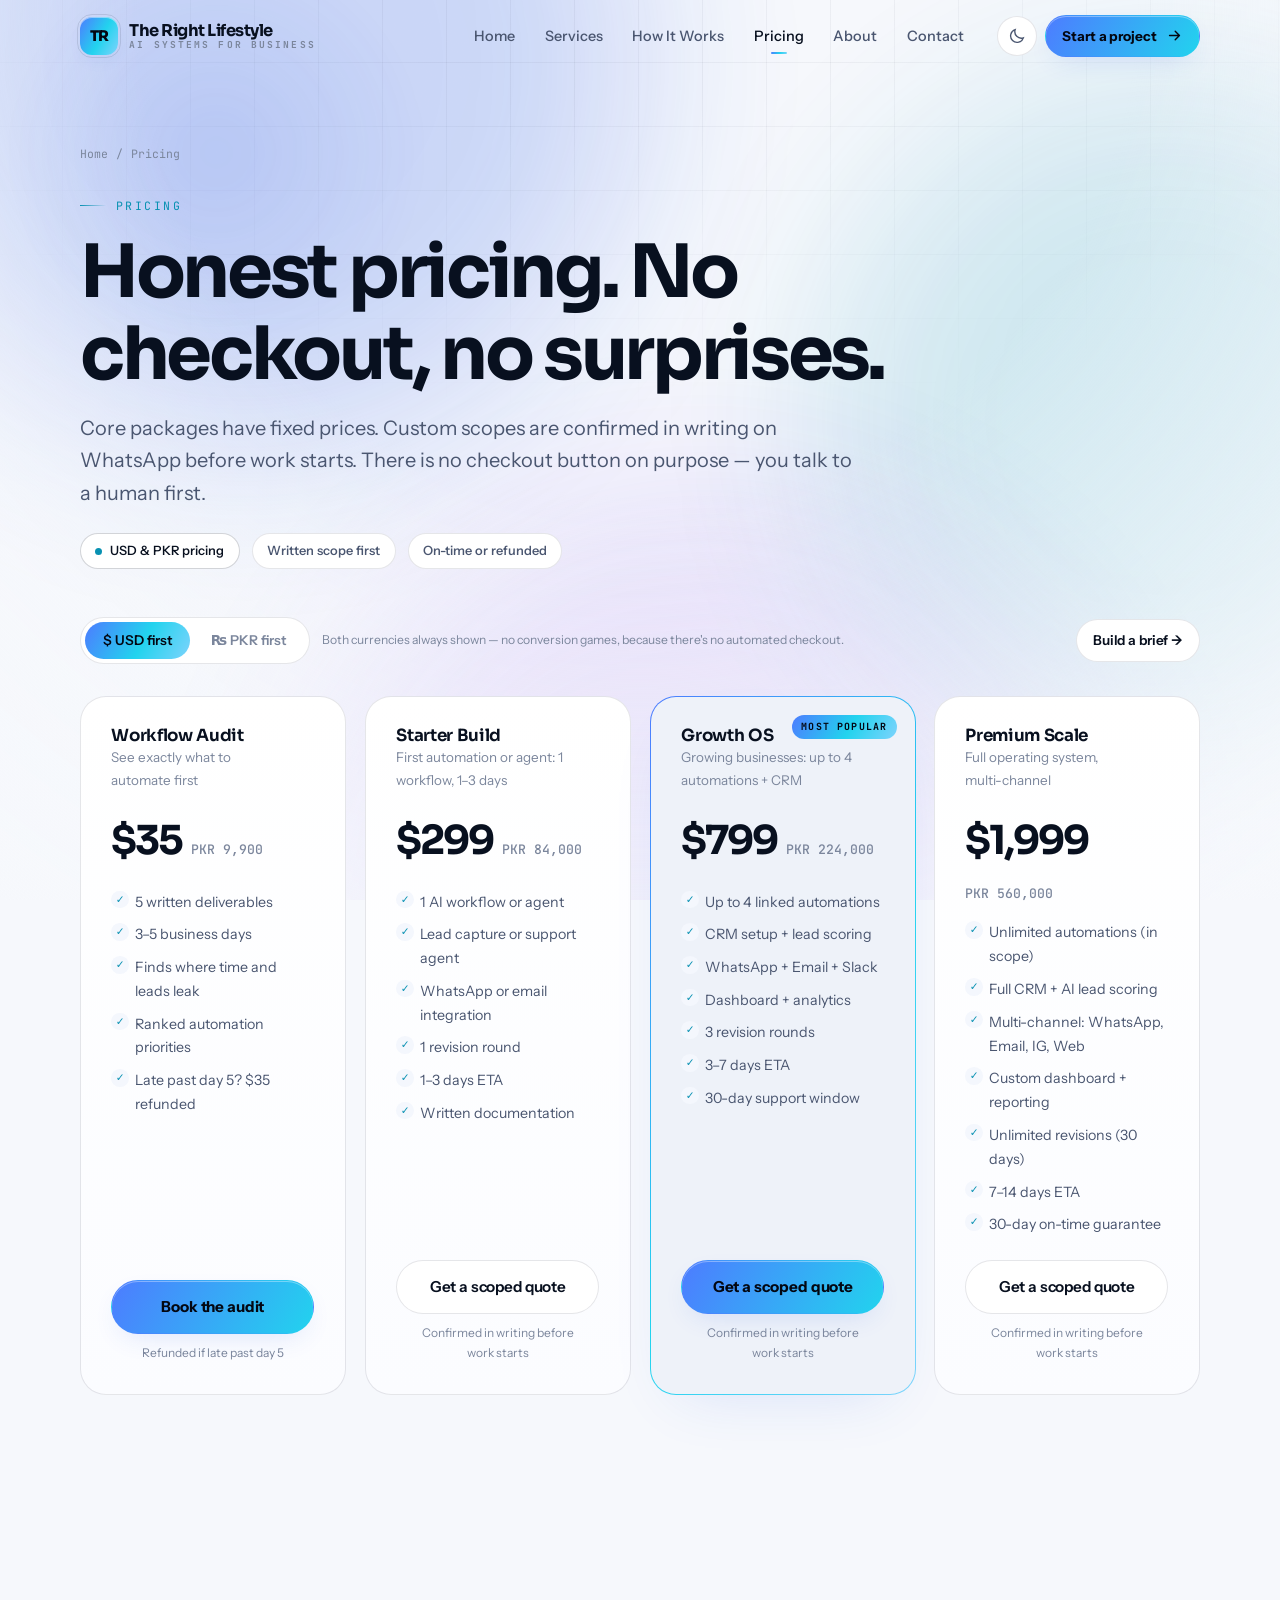
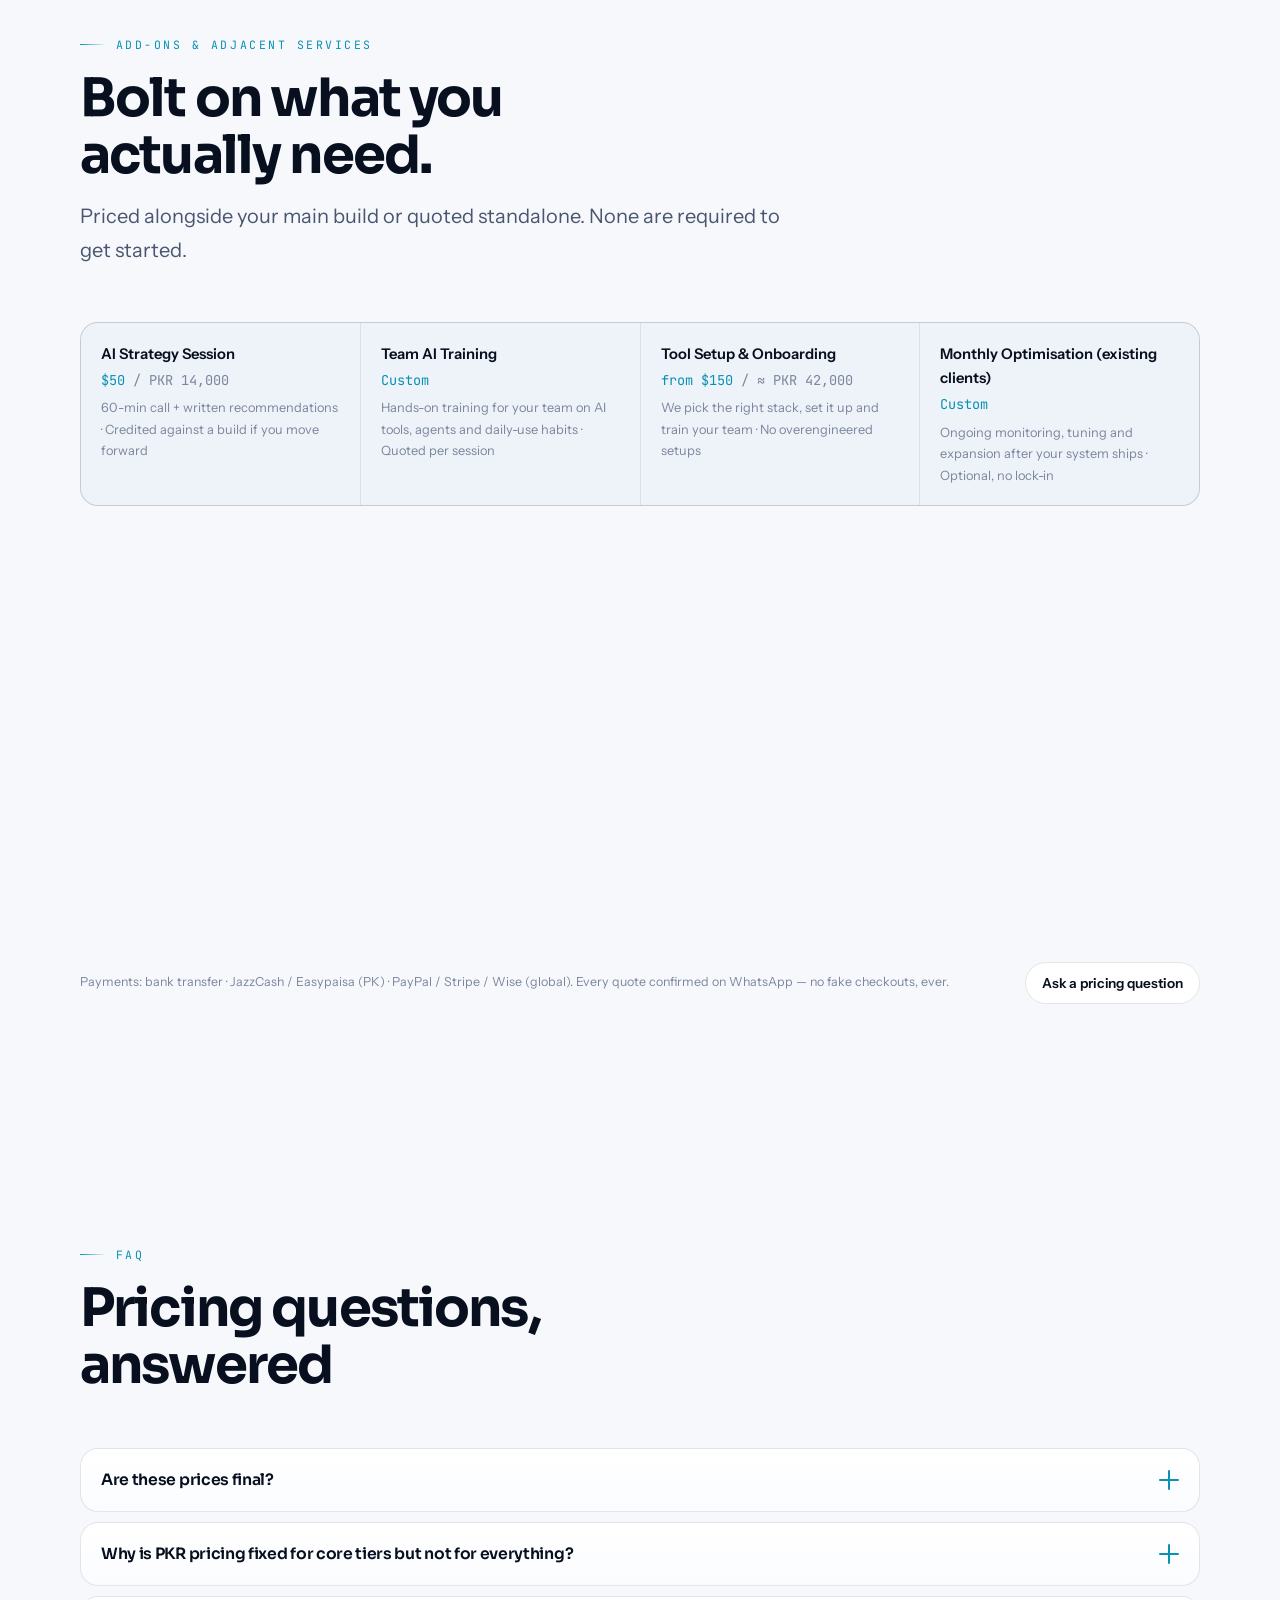
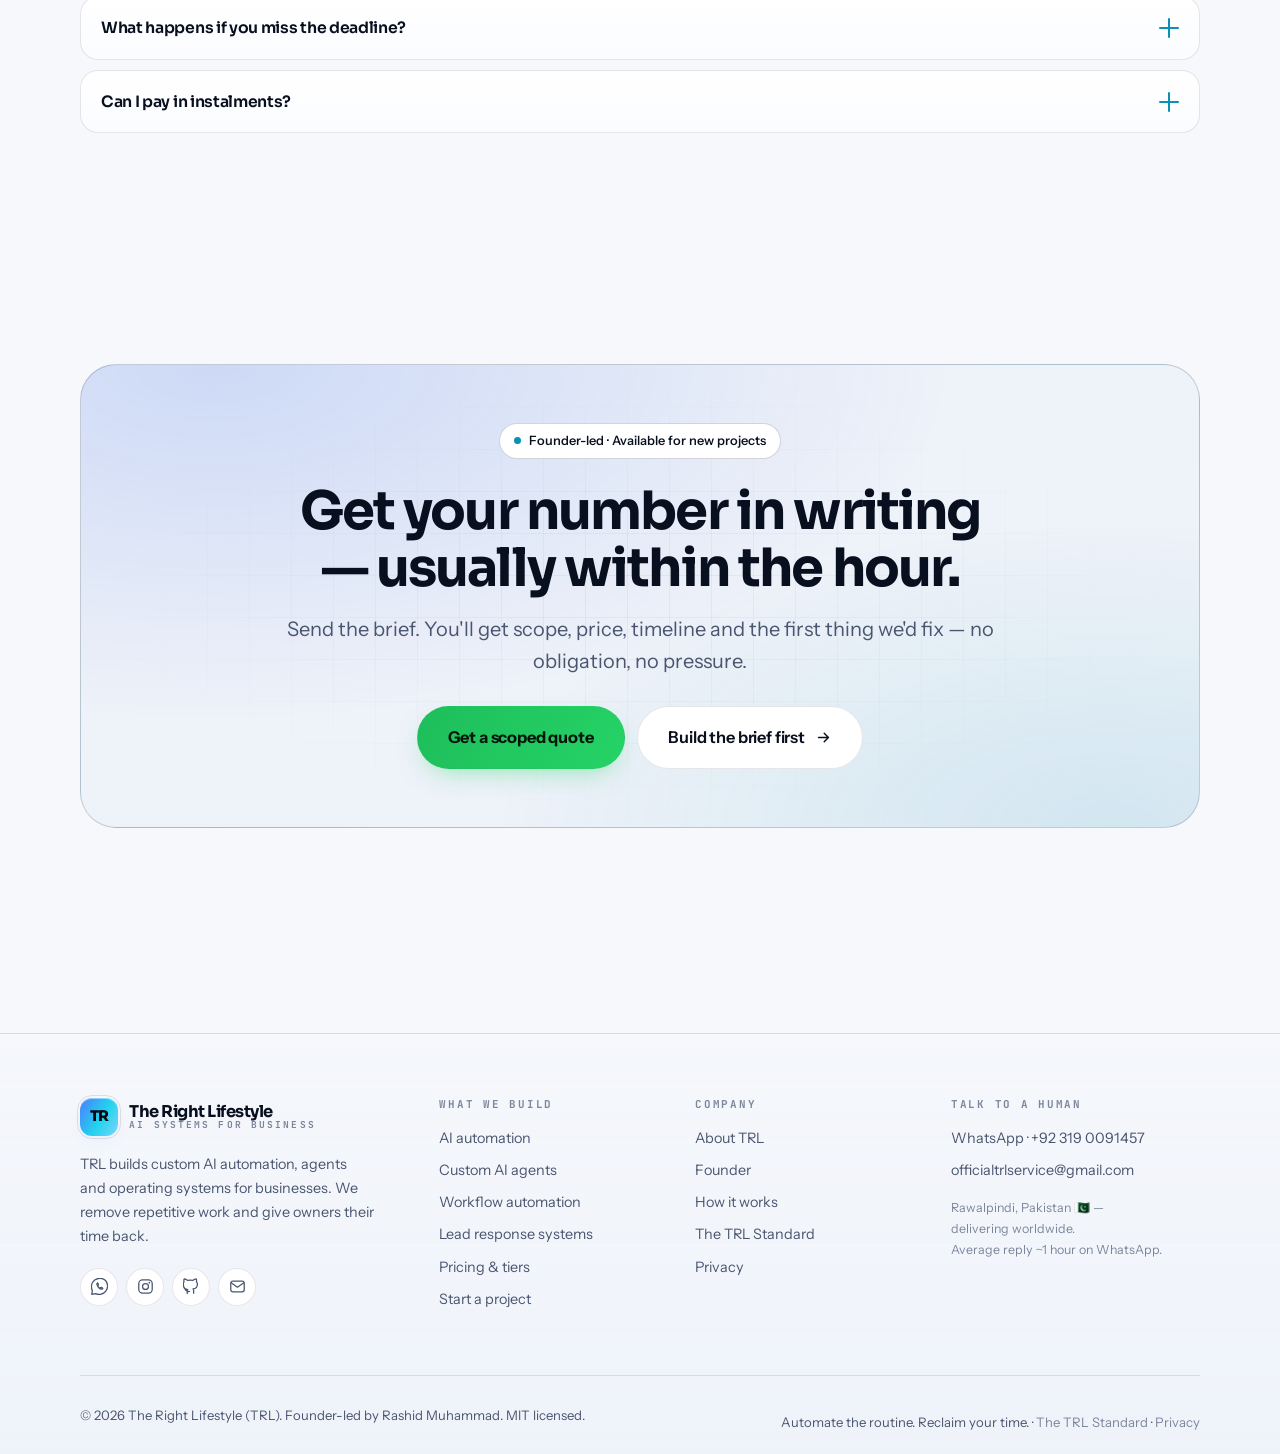
<file: pricing.html>
<!DOCTYPE html>
<html lang="en" data-theme="dark">
<head>
  <meta charset="UTF-8" />
  <meta name="viewport" content="width=device-width, initial-scale=1.0" />
  <title>Pricing & Tiers — AI Automation & Systems | The Right Lifestyle (TRL)</title>
  <meta name="description" content="TRL pricing: $35 Workflow Audit, $299 Starter Build, $799 Growth OS, $1,999 Premium Scale. AI strategy sessions from $50. Written scope before every engagement." />
  <meta name="author" content="Rashid Muhammad — TRL" />
  <meta name="theme-color" content="#04060d" />
  <link rel="canonical" href="https://therightlifestyle.github.io/TRL-TheRightLifestyle/pricing.html" />
  <meta name="robots" content="index, follow, max-image-preview:large" />

  <meta property="og:type" content="website" />
  <meta property="og:site_name" content="The Right Lifestyle (TRL)" />
  <meta property="og:title" content="Pricing & Tiers — AI Automation & Systems | The Right Lifestyle (TRL)" />
  <meta property="og:description" content="$35 Workflow Audit, $299 Starter, $799 Growth OS, $1,999 Premium Scale. Written scope before work starts." />
  <meta property="og:url" content="https://therightlifestyle.github.io/TRL-TheRightLifestyle/pricing.html" />
  <meta property="og:image" content="https://therightlifestyle.github.io/TRL-TheRightLifestyle/assets/og-cover.jpg" />
  <meta name="twitter:card" content="summary_large_image" />
  <meta name="twitter:title" content="Pricing & Tiers — AI Automation & Systems | The Right Lifestyle (TRL)" />
  <meta name="twitter:description" content="Transparent pricing for AI automation and systems." />
  <meta name="twitter:image" content="https://therightlifestyle.github.io/TRL-TheRightLifestyle/assets/og-cover.jpg" />

  <link rel="icon" href="favicon.svg" type="image/svg+xml" />
  <link rel="apple-touch-icon" href="assets/icon-192.png" />
  <link rel="manifest" href="manifest.webmanifest" />
  <link rel="preconnect" href="https://fonts.googleapis.com" />
  <link rel="preconnect" href="https://fonts.gstatic.com" crossorigin />
  <link href="https://fonts.googleapis.com/css2?family=Sora:wght@600;700;800&family=Instrument+Sans:wght@400;500;600;700&family=JetBrains+Mono:wght@500;600&display=swap" rel="stylesheet" />
  <link rel="stylesheet" href="style.css" />
  <script>(function(){var r=document.documentElement;r.classList.add('js');try{var s=localStorage.getItem('trl-theme');var d=window.matchMedia('(prefers-color-scheme: light)').matches?'light':'dark';r.setAttribute('data-theme',s||d);}catch(e){r.setAttribute('data-theme','dark');}window.addEventListener('load',function(){setTimeout(function(){if(!document.body||!document.body.classList.contains('app-ready')){r.classList.remove('js');}},1600);});})();</script>
  <script type="application/ld+json">{"@context":"https://schema.org","@graph":[{"@type":"Organization","@id":"https://therightlifestyle.github.io/TRL-TheRightLifestyle/#organization","name":"The Right Lifestyle","alternateName":["TRL","TRL — The Right Lifestyle"],"url":"https://therightlifestyle.github.io/TRL-TheRightLifestyle/","logo":"https://therightlifestyle.github.io/TRL-TheRightLifestyle/assets/icon-512.png","sameAs":["https://instagram.com/the.right.lifestyle","https://github.com/therightlifestyle"],"email":"officialtrlservice@gmail.com","telephone":"+923190091457","address":{"@type":"PostalAddress","addressLocality":"Rawalpindi","addressCountry":"PK"},"founder":{"@id":"https://therightlifestyle.github.io/TRL-TheRightLifestyle/#founder"},"makesOffer":[{"@type":"Offer","name":"Workflow Audit","price":"35","priceCurrency":"USD"},{"@type":"Offer","name":"Starter Build","price":"299","priceCurrency":"USD"},{"@type":"Offer","name":"Growth OS","price":"799","priceCurrency":"USD"},{"@type":"Offer","name":"Premium Scale","price":"1999","priceCurrency":"USD"}]},{"@type":"Person","@id":"https://therightlifestyle.github.io/TRL-TheRightLifestyle/#founder","name":"Rashid Muhammad","jobTitle":"Founder","worksFor":{"@id":"https://therightlifestyle.github.io/TRL-TheRightLifestyle/#organization"},"email":"officialtrlservice@gmail.com","url":"https://therightlifestyle.github.io/TRL-TheRightLifestyle/about.html#founder","knowsAbout":["AI automation","custom AI agents","workflow automation","CRM automation","lead response systems","AI consulting","business operating systems"]},{"@type":"WebSite","@id":"https://therightlifestyle.github.io/TRL-TheRightLifestyle/#website","url":"https://therightlifestyle.github.io/TRL-TheRightLifestyle/","name":"The Right Lifestyle (TRL)","publisher":{"@id":"https://therightlifestyle.github.io/TRL-TheRightLifestyle/#organization"}},{"@type":"WebPage","@id":"https://therightlifestyle.github.io/TRL-TheRightLifestyle/pricing.html#webpage","url":"https://therightlifestyle.github.io/TRL-TheRightLifestyle/pricing.html","name":"Pricing & Tiers — AI Automation & Systems | The Right Lifestyle (TRL)","isPartOf":{"@id":"https://therightlifestyle.github.io/TRL-TheRightLifestyle/#website"},"about":{"@id":"https://therightlifestyle.github.io/TRL-TheRightLifestyle/#organization"},"description":"Transparent pricing for AI automation, agents, and systems. From $35 Workflow Audit to full operating systems."},{"@type":"BreadcrumbList","@id":"https://therightlifestyle.github.io/TRL-TheRightLifestyle/pricing.html#breadcrumb","itemListElement":[{"@type":"ListItem","position":1,"name":"Home","item":"https://therightlifestyle.github.io/TRL-TheRightLifestyle/"},{"@type":"ListItem","position":2,"name":"Pricing","item":"https://therightlifestyle.github.io/TRL-TheRightLifestyle/pricing.html"}]}]}</script>
<script type="application/ld+json" data-seo="faq">{"@context":"https://schema.org","@type":"FAQPage","@id":"https://therightlifestyle.github.io/TRL-TheRightLifestyle/pricing.html#faq","mainEntity":[{"@type":"Question","name":"Are these prices final?","acceptedAnswer":{"@type":"Answer","text":"Core tiers ($35, $299, $799, $1,999) are fixed prices for the scope described. Custom scopes, extra integrations or unusual deadlines may change the number — and that number is always confirmed in writing before any work begins. No checkout button exists on this site on purpose."}},{"@type":"Question","name":"Why is PKR pricing fixed for core tiers but not for everything?","acceptedAnswer":{"@type":"Answer","text":"Core packages have fixed PKR prices because they're well-defined. For custom scopes and add-ons, PKR pricing is locked when we confirm the quote on WhatsApp — exchange rates move and we don't pretend otherwise."}},{"@type":"Question","name":"What happens if you miss the deadline?","acceptedAnswer":{"@type":"Answer","text":"The TRL Delivery Guarantee applies: miss the agreed written delivery date on any tier → 100% refund. For the $35 Workflow Audit, if delivered past day five, the $35 fee is refunded automatically and you keep all audit deliverables."}},{"@type":"Question","name":"Can I pay in instalments?","acceptedAnswer":{"@type":"Answer","text":"Yes for larger builds — instalment plans are agreed in the written scope (typically 50% upfront / 50% on delivery for Growth OS and Premium Scale). Inside Pakistan: bank transfer, JazzCash, Easypaisa. Internationally: PayPal, Stripe, Wise."}}]}</script>
</head>
<body>
<a class="skip-link" href="#main">Skip to content</a>
<div class="progress" aria-hidden="true"></div>
<div class="bg-fx" aria-hidden="true">
  <div class="aurora a1"></div>
  <div class="aurora a2"></div>
  <div class="aurora a3"></div>
  <div class="grid-fx"></div>
  <div class="noise"></div>
</div>
<div class="cursor-glow" aria-hidden="true"></div>

<header class="nav" role="banner">
  <div class="nav-inner">
    <a class="brand" href="index.html" aria-label="TRL — The Right Lifestyle, home">
      <span class="brand-mark" aria-hidden="true">TR</span>
      <span class="brand-text">
        <span class="brand-name">The Right Lifestyle</span>
        <span class="brand-sub">AI Systems for Business</span>
      </span>
    </a>
    <nav class="nav-links" aria-label="Primary"><a class="nav-link" href="index.html">Home</a><a class="nav-link" href="services.html">Services</a><a class="nav-link" href="how.html">How It Works</a><a class="nav-link active" href="pricing.html" aria-current="page">Pricing</a><a class="nav-link" href="about.html">About</a><a class="nav-link" href="contact.html">Contact</a></nav>
    <div class="nav-actions">
      <button class="icon-btn" type="button" data-theme-toggle aria-label="Toggle colour theme">
        <svg class="icon-sun" viewBox="0 0 24 24" fill="none" stroke="currentColor" stroke-width="1.8" stroke-linecap="round" aria-hidden="true"><circle cx="12" cy="12" r="4.2"/><path d="M12 2v2.4M12 19.6V22M2 12h2.4M19.6 12H22M4.9 4.9l1.7 1.7M17.4 17.4l1.7 1.7M19.1 4.9l-1.7 1.7M6.6 17.4l-1.7 1.7"/></svg>
        <svg class="icon-moon" viewBox="0 0 24 24" fill="none" stroke="currentColor" stroke-width="1.8" stroke-linecap="round" aria-hidden="true"><path d="M20.5 14.4A8.6 8.6 0 0 1 9.6 3.5a8.7 8.7 0 1 0 10.9 10.9Z"/></svg>
      </button>
      <a class="btn btn-primary btn-sm btn-arrow" href="contact.html#brief">Start a project <svg viewBox="0 0 24 24" fill="none" stroke="currentColor" stroke-width="2" stroke-linecap="round" stroke-linejoin="round" aria-hidden="true"><path d="M5 12h14M13 6l6 6-6 6"/></svg></a>
      <button class="icon-btn menu-btn" type="button" aria-label="Open menu" aria-controls="drawer" aria-expanded="false">
        <span class="bars" aria-hidden="true"><span></span><span></span><span></span></span>
      </button>
    </div>
  </div>
</header>

<div class="drawer" id="drawer" role="dialog" aria-modal="true" aria-label="Menu" aria-hidden="true">
  <nav class="drawer-links" aria-label="Mobile"><a href="index.html"><span class="idx">01</span><span>Home</span></a><a href="services.html"><span class="idx">02</span><span>Services</span></a><a href="how.html"><span class="idx">03</span><span>How It Works</span></a><a href="pricing.html" class="active" aria-current="page"><span class="idx">04</span><span>Pricing</span></a><a href="about.html"><span class="idx">05</span><span>About</span></a><a href="contact.html"><span class="idx">06</span><span>Contact</span></a></nav>
  <div></div>
  <div class="drawer-foot">
    <a class="btn btn-wa btn-block" href="https://wa.me/923190091457?text=Hi%20Rashid%20%E2%80%94%20I%20found%20TRL%20online%20and%20I%20would%20like%20to%20talk%20about%20an%20AI%20system%20for%20my%20business." target="_blank" rel="noopener">Message TRL on WhatsApp</a>
    <p class="tiny">Founder-led by Rashid Muhammad · average reply ~1 hour</p>
  </div>
</div>
<main id="main">
<section class="page-hero">
  <div class="wrap">
    <nav class="crumb" aria-label="Breadcrumb"><a href="index.html">Home</a><span aria-hidden="true">/</span><span>Pricing</span></nav>
    <span class="sec-label" data-reveal>Pricing</span>
    <h1 data-reveal style="--d:60ms">Honest pricing. No checkout, no surprises.</h1>
    <p class="lead mt-4" data-reveal style="--d:120ms">Core packages have fixed prices. Custom scopes are confirmed in writing on WhatsApp before work starts. There is no checkout button on purpose — you talk to a human first.</p>
    <div class="flex mt-5"><span class="chip chip-accent"><span class="dot" aria-hidden="true"></span> USD &amp; PKR pricing</span><span class="chip">Written scope first</span><span class="chip">On-time or refunded</span></div>
  </div>
</section>

<section class="section pt-0" aria-label="Package pricing">
  <div class="wrap">
    <div class="flex-between" data-reveal style="margin-bottom:2rem">
    <div class="flex">
      <span class="switch" role="group" aria-label="Currency emphasis">
        <button class="switch-btn active" type="button" data-cur-btn="usd" aria-pressed="true">$ USD first</button>
        <button class="switch-btn" type="button" data-cur-btn="pkr" aria-pressed="false">₨ PKR first</button>
      </span>
      <span class="switch-note">Both currencies always shown — no conversion games, because there's no automated checkout.</span>
    </div>
    <a class="btn btn-ghost btn-sm" href="contact.html#brief">Build a brief →</a>
  </div>
    <div class="tier-grid" style="grid-template-columns:repeat(auto-fit,minmax(250px,1fr))"><article class="tier spotlight" data-reveal id="audit">
      <div>
        <h3 class="tier-name">Workflow Audit</h3>
        <p class="tier-tag">See exactly what to automate first</p>
      </div>
      <div class="tier-price"><span class="swap-usd">$35</span><span class="swap-pkr">PKR 9,900</span></div>
      <ul class="tier-list"><li>5 written deliverables</li><li>3–5 business days</li><li>Finds where time and leads leak</li><li>Ranked automation priorities</li><li>Late past day 5? $35 refunded</li></ul>
      <div class="tier-cta">
        <a class="btn btn-primary btn-block" href="https://wa.me/923190091457?text=Hi%20Rashid%20%E2%80%94%20I%20want%20to%20book%20the%20%2435%20Workflow%20Audit." target="_blank" rel="noopener">Book the audit</a>
        <p class="tier-note">Refunded if late past day 5</p>
      </div>
    </article><article class="tier spotlight" data-reveal>
      <div>
        <h3 class="tier-name">Starter Build</h3>
        <p class="tier-tag">First automation or agent: 1 workflow, 1–3 days</p>
      </div>
      <div class="tier-price"><span class="swap-usd">$299</span><span class="swap-pkr">PKR 84,000</span></div>
      <ul class="tier-list"><li>1 AI workflow or agent</li><li>Lead capture or support agent</li><li>WhatsApp or email integration</li><li>1 revision round</li><li>1–3 days ETA</li><li>Written documentation</li></ul>
      <div class="tier-cta">
        <a class="btn btn-ghost btn-block" href="https://wa.me/923190091457?text=Hi%20Rashid%20%E2%80%94%20I%20am%20interested%20in%20the%20Starter%20Build%20%28%24299%29.%20Can%20you%20confirm%20scope%2C%20price%20and%20ETA%3F" target="_blank" rel="noopener">Get a scoped quote</a>
        <p class="tier-note">Confirmed in writing before work starts</p>
      </div>
    </article><article class="tier featured spotlight" data-reveal>
      <span class="tier-flag">Most popular</span>
      <div>
        <h3 class="tier-name">Growth OS</h3>
        <p class="tier-tag">Growing businesses: up to 4 automations + CRM</p>
      </div>
      <div class="tier-price"><span class="swap-usd">$799</span><span class="swap-pkr">PKR 224,000</span></div>
      <ul class="tier-list"><li>Up to 4 linked automations</li><li>CRM setup + lead scoring</li><li>WhatsApp + Email + Slack</li><li>Dashboard + analytics</li><li>3 revision rounds</li><li>3–7 days ETA</li><li>30-day support window</li></ul>
      <div class="tier-cta">
        <a class="btn btn-primary btn-block" href="https://wa.me/923190091457?text=Hi%20Rashid%20%E2%80%94%20I%20am%20interested%20in%20Growth%20OS%20%28%24799%29.%20Can%20you%20confirm%20scope%2C%20price%20and%20ETA%3F" target="_blank" rel="noopener">Get a scoped quote</a>
        <p class="tier-note">Confirmed in writing before work starts</p>
      </div>
    </article><article class="tier spotlight" data-reveal>
      <div>
        <h3 class="tier-name">Premium Scale</h3>
        <p class="tier-tag">Full operating system, multi-channel</p>
      </div>
      <div class="tier-price"><span class="swap-usd">$1,999</span><span class="swap-pkr">PKR 560,000</span></div>
      <ul class="tier-list"><li>Unlimited automations (in scope)</li><li>Full CRM + AI lead scoring</li><li>Multi-channel: WhatsApp, Email, IG, Web</li><li>Custom dashboard + reporting</li><li>Unlimited revisions (30 days)</li><li>7–14 days ETA</li><li>30-day on-time guarantee</li></ul>
      <div class="tier-cta">
        <a class="btn btn-ghost btn-block" href="https://wa.me/923190091457?text=Hi%20Rashid%20%E2%80%94%20I%20am%20interested%20in%20Premium%20Scale%20%28%241%2C999%29.%20Can%20you%20confirm%20scope%2C%20price%20and%20ETA%3F" target="_blank" rel="noopener">Get a scoped quote</a>
        <p class="tier-note">Confirmed in writing before work starts</p>
      </div>
    </article></div>
  </div>
</section>

<section class="section" id="addons" aria-labelledby="add-h">
  <div class="wrap">
    <div class="sec-head" data-reveal>
      <span class="sec-label">Add-ons &amp; adjacent services</span>
      <h2 class="sec-title" id="add-h">Bolt on what you actually need.</h2>
      <p class="sec-sub">Priced alongside your main build or quoted standalone. None are required to get started.</p>
    </div>
    <div class="mini-offers"><div class="mini">
      <div class="mini-name">AI Strategy Session</div>
      <div class="mini-price">$50 <span class="muted">/ PKR 14,000</span></div>
      <div class="mini-desc">60-min call + written recommendations · Credited against a build if you move forward</div>
    </div><div class="mini">
      <div class="mini-name">Team AI Training</div>
      <div class="mini-price">Custom</div>
      <div class="mini-desc">Hands-on training for your team on AI tools, agents and daily-use habits · Quoted per session</div>
    </div><div class="mini">
      <div class="mini-name">Tool Setup &amp; Onboarding</div>
      <div class="mini-price">from $150 <span class="muted">/ ≈ PKR 42,000</span></div>
      <div class="mini-desc">We pick the right stack, set it up and train your team · No overengineered setups</div>
    </div><div class="mini">
      <div class="mini-name">Monthly Optimisation (existing clients)</div>
      <div class="mini-price">Custom</div>
      <div class="mini-desc">Ongoing monitoring, tuning and expansion after your system ships · Optional, no lock-in</div>
    </div></div>
    <div class="table-card mt-7" data-reveal>
      <div class="table-scroll">
        <table class="table">
          <thead><tr><th scope="col">Offer</th><th scope="col">Price</th><th scope="col">Best for</th><th scope="col">Delivery</th></tr></thead>
          <tbody>
            <tr><td><strong>🔍 Workflow Audit</strong></td><td class="price"><span class="swap-usd">$35</span><span class="swap-pkr">PKR 9,900</span></td><td>Seeing what to automate first</td><td class="muted">3–5 business days</td></tr>
            <tr><td><strong>⚙️ Starter Build</strong></td><td class="price"><span class="swap-usd">$299</span><span class="swap-pkr">PKR 84,000</span></td><td>First AI workflow or agent</td><td class="muted">1–3 days</td></tr>
            <tr><td><strong>🚀 Growth OS</strong></td><td class="price"><span class="swap-usd">$799</span><span class="swap-pkr">PKR 224,000</span></td><td>Up to 4 automations + CRM</td><td class="muted">3–7 days</td></tr>
            <tr><td><strong>🏢 Premium Scale</strong></td><td class="price"><span class="swap-usd">$1,999</span><span class="swap-pkr">PKR 560,000</span></td><td>Full multi-channel operating system</td><td class="muted">7–14 days</td></tr>
            <tr><td><strong>🧭 AI Strategy Session</strong></td><td class="price"><span class="swap-usd">$50</span><span class="swap-pkr">PKR 14,000</span></td><td>Before you're ready to build</td><td class="muted">60-min call + write-up</td></tr>
            <tr><td><strong>👥 Team AI Training</strong></td><td class="price">Custom</td><td>Getting your team using AI daily</td><td class="muted">Scoped per session</td></tr>
          </tbody>
        </table>
      </div>
    </div>
    <div class="flex-between mt-5">
      <p class="tiny">Payments: bank transfer · JazzCash / Easypaisa (PK) · PayPal / Stripe / Wise (global). Every quote confirmed on WhatsApp — no fake checkouts, ever.</p>
      <a class="btn btn-ghost btn-sm" href="https://wa.me/923190091457?text=Hi%20Rashid%20%E2%80%94%20I%20have%20a%20question%20about%20pricing." target="_blank" rel="noopener">Ask a pricing question</a>
    </div>
  </div>
</section>

<section class="section" aria-labelledby="faq-h">
  <div class="wrap">
    <div class="sec-head" data-reveal>
      <span class="sec-label">FAQ</span>
      <h2 class="sec-title" id="faq-h">Pricing questions, answered</h2>
    </div>
    <div class="faq" data-accordion><div class="faq-item">
      <button class="faq-q" type="button" id="faq-price-q1" aria-controls="faq-price-a1" aria-expanded="false">Are these prices final?<span class="plus" aria-hidden="true"></span></button>
      <div class="faq-a" id="faq-price-a1" role="region" aria-labelledby="faq-price-q1"><div><p>Core tiers ($35, $299, $799, $1,999) are fixed prices for the scope described. Custom scopes, extra integrations or unusual deadlines may change the number — and that number is always confirmed in writing before any work begins. No checkout button exists on this site on purpose.</p></div></div>
    </div><div class="faq-item">
      <button class="faq-q" type="button" id="faq-price-q2" aria-controls="faq-price-a2" aria-expanded="false">Why is PKR pricing fixed for core tiers but not for everything?<span class="plus" aria-hidden="true"></span></button>
      <div class="faq-a" id="faq-price-a2" role="region" aria-labelledby="faq-price-q2"><div><p>Core packages have fixed PKR prices because they're well-defined. For custom scopes and add-ons, PKR pricing is locked when we confirm the quote on WhatsApp — exchange rates move and we don't pretend otherwise.</p></div></div>
    </div><div class="faq-item">
      <button class="faq-q" type="button" id="faq-price-q3" aria-controls="faq-price-a3" aria-expanded="false">What happens if you miss the deadline?<span class="plus" aria-hidden="true"></span></button>
      <div class="faq-a" id="faq-price-a3" role="region" aria-labelledby="faq-price-q3"><div><p>The TRL Delivery Guarantee applies: miss the agreed written delivery date on any tier → 100% refund. For the $35 Workflow Audit, if delivered past day five, the $35 fee is refunded automatically and you keep all audit deliverables.</p></div></div>
    </div><div class="faq-item">
      <button class="faq-q" type="button">Can I pay in instalments?<span class="plus" aria-hidden="true"></span></button>
      <div class="faq-a"><div><p>Yes for larger builds — instalment plans are agreed in the written scope (typically 50% upfront / 50% on delivery for Growth OS and Premium Scale). Inside Pakistan: bank transfer, JazzCash, Easypaisa. Internationally: PayPal, Stripe, Wise.</p></div></div>
    </div></div>
  </div>
</section>

<section class="section" aria-label="Work with TRL">
  <div class="wrap">
    <div class="cta-band" data-reveal="scale">
      <span class="chip chip-accent center-block" style="width:max-content"><span class="dot" aria-hidden="true"></span> Founder-led · Available for new projects</span>
      <h2 class="sec-title mt-5">Get your number in writing — usually within the hour.</h2>
      <p class="lead center-block mt-4" style="max-width:62ch">Send the brief. You'll get scope, price, timeline and the first thing we'd fix — no obligation, no pressure.</p>
      <div class="btn-row">
        <a class="btn btn-wa btn-lg" href="https://wa.me/923190091457?text=Hi%20Rashid%20%E2%80%94%20I%20would%20like%20a%20scoped%20quote." target="_blank" rel="noopener">Get a scoped quote</a>
        <a class="btn btn-ghost btn-lg btn-arrow" href="contact.html#brief">Build the brief first <svg viewBox="0 0 24 24" fill="none" stroke="currentColor" stroke-width="2" stroke-linecap="round" stroke-linejoin="round" aria-hidden="true"><path d="M5 12h14M13 6l6 6-6 6"/></svg></a>
      </div>
    </div>
  </div>
</section>
</main>
<footer class="footer" role="contentinfo">
  <div class="wrap">
    <div class="foot-grid">
      <div class="foot-about">
        <a class="brand" href="index.html"><span class="brand-mark" aria-hidden="true">TR</span>
          <span class="brand-text"><span class="brand-name">The Right Lifestyle</span><span class="brand-sub">AI Systems for Business</span></span>
        </a>
        <p>TRL builds custom AI automation, agents and operating systems for businesses. We remove repetitive work and give owners their time back.</p>
        <div class="socials"><a href="https://wa.me/923190091457" target="_blank" rel="noopener" aria-label="WhatsApp"><svg viewBox="0 0 24 24" width="17" height="17" fill="none" stroke="currentColor" stroke-width="1.8" stroke-linecap="round" stroke-linejoin="round" aria-hidden="true"><path d="M20.5 3.5A11.9 11.9 0 0 0 2 17.9L1 23l5.3-1a11.9 11.9 0 0 0 14.2-18.5Z"/><path d="M8.5 7.5c.2-.5.9-.5 1.2 0l.8 1.6c.2.3 0 .7-.2 1l-.6.6c-.2.2-.3.5-.1.8a7 7 0 0 0 2.7 2.7c.3.2.6.1.8-.1l.6-.6c.3-.2.7-.4 1-.2l1.6.8c.5.3.5 1 0 1.2-1.6.8-3.4.3-5-1.2a11 11 0 0 1-2.9-4.7c-.3-1 .1-2 .9-2.5Z"/></svg></a><a href="https://instagram.com/the.right.lifestyle" target="_blank" rel="noopener" aria-label="Instagram"><svg viewBox="0 0 24 24" width="17" height="17" fill="none" stroke="currentColor" stroke-width="1.8" stroke-linecap="round" stroke-linejoin="round" aria-hidden="true"><rect x="2.5" y="2.5" width="19" height="19" rx="5.5"/><circle cx="12" cy="12" r="4.2"/><circle cx="17.4" cy="6.6" r="1.2" fill="currentColor" stroke="none"/></svg></a><a href="https://github.com/therightlifestyle" target="_blank" rel="noopener" aria-label="GitHub"><svg viewBox="0 0 24 24" width="17" height="17" fill="none" stroke="currentColor" stroke-width="1.8" stroke-linecap="round" stroke-linejoin="round" aria-hidden="true"><path d="M9 19c-4.3 1.3-4.3-2.2-6-2.6m12 5v-3.6a3 3 0 0 0-.9-2.4c3-.3 6.2-1.5 6.2-6.7a5.2 5.2 0 0 0-1.4-3.6 4.9 4.9 0 0 0-.1-3.6s-1.6-.5-5.2 2a12.9 12.9 0 0 0-6.8 0c-3.6-2.5-5.2-2-5.2-2a4.9 4.9 0 0 0-.1 3.6A5.2 5.2 0 0 0 .6 9.7c0 5.2 3.2 6.4 6.2 6.7a3 3 0 0 0-.8 2.3V22"/></svg></a><a href="mailto:officialtrlservice@gmail.com" target="_blank" rel="noopener" aria-label="Email"><svg viewBox="0 0 24 24" width="17" height="17" fill="none" stroke="currentColor" stroke-width="1.8" stroke-linecap="round" stroke-linejoin="round" aria-hidden="true"><rect x="2.5" y="4.5" width="19" height="15" rx="3"/><path d="m3.5 7 8.5 6 8.5-6"/></svg></a></div>
      </div>
      <div>
        <h4 class="foot-title">What we build</h4>
        <div class="foot-links"><a href="services.html#automation">AI automation</a><a href="services.html#agents">Custom AI agents</a><a href="services.html#workflows">Workflow automation</a><a href="services.html#leads">Lead response systems</a><a href="pricing.html">Pricing &amp; tiers</a><a href="contact.html#brief">Start a project</a></div>
      </div>
      <div>
        <h4 class="foot-title">Company</h4>
        <div class="foot-links"><a href="about.html">About TRL</a><a href="about.html#founder">Founder</a><a href="how.html">How it works</a><a href="about.html#standard">The TRL Standard</a><a href="privacy.html">Privacy</a></div>
      </div>
      <div>
        <h4 class="foot-title">Talk to a human</h4>
        <div class="foot-links">
          <a href="https://wa.me/923190091457?text=Hi%20Rashid%20%E2%80%94%20I%20would%20like%20to%20talk%20about%20a%20project." target="_blank" rel="noopener">WhatsApp · +92 319 0091457</a>
          <a href="mailto:officialtrlservice@gmail.com">officialtrlservice@gmail.com</a>
        </div>
        <p class="tiny mt-4">Rawalpindi, Pakistan 🇵🇰 — delivering worldwide.<br>Average reply ~1 hour on WhatsApp.</p>
      </div>
    </div>
    <div class="foot-bottom">
      <p>© <span data-year>2026</span> The Right Lifestyle (TRL). Founder-led by Rashid Muhammad. MIT licensed.</p>
      <p>Automate the routine. Reclaim your time. · <a href="about.html#standard">The TRL Standard</a> · <a href="privacy.html">Privacy</a></p>
    </div>
  </div>
</footer>
<button class="to-top" type="button" aria-label="Back to top">
  <svg viewBox="0 0 24 24" width="18" height="18" fill="none" stroke="currentColor" stroke-width="2" stroke-linecap="round" stroke-linejoin="round" aria-hidden="true"><path d="M12 19V5M6 11l6-6 6 6"/></svg>
</button>
<div class="toast" role="status" aria-live="polite"></div>
<script src="app.js" defer></script>
</body>
</html>
</file>
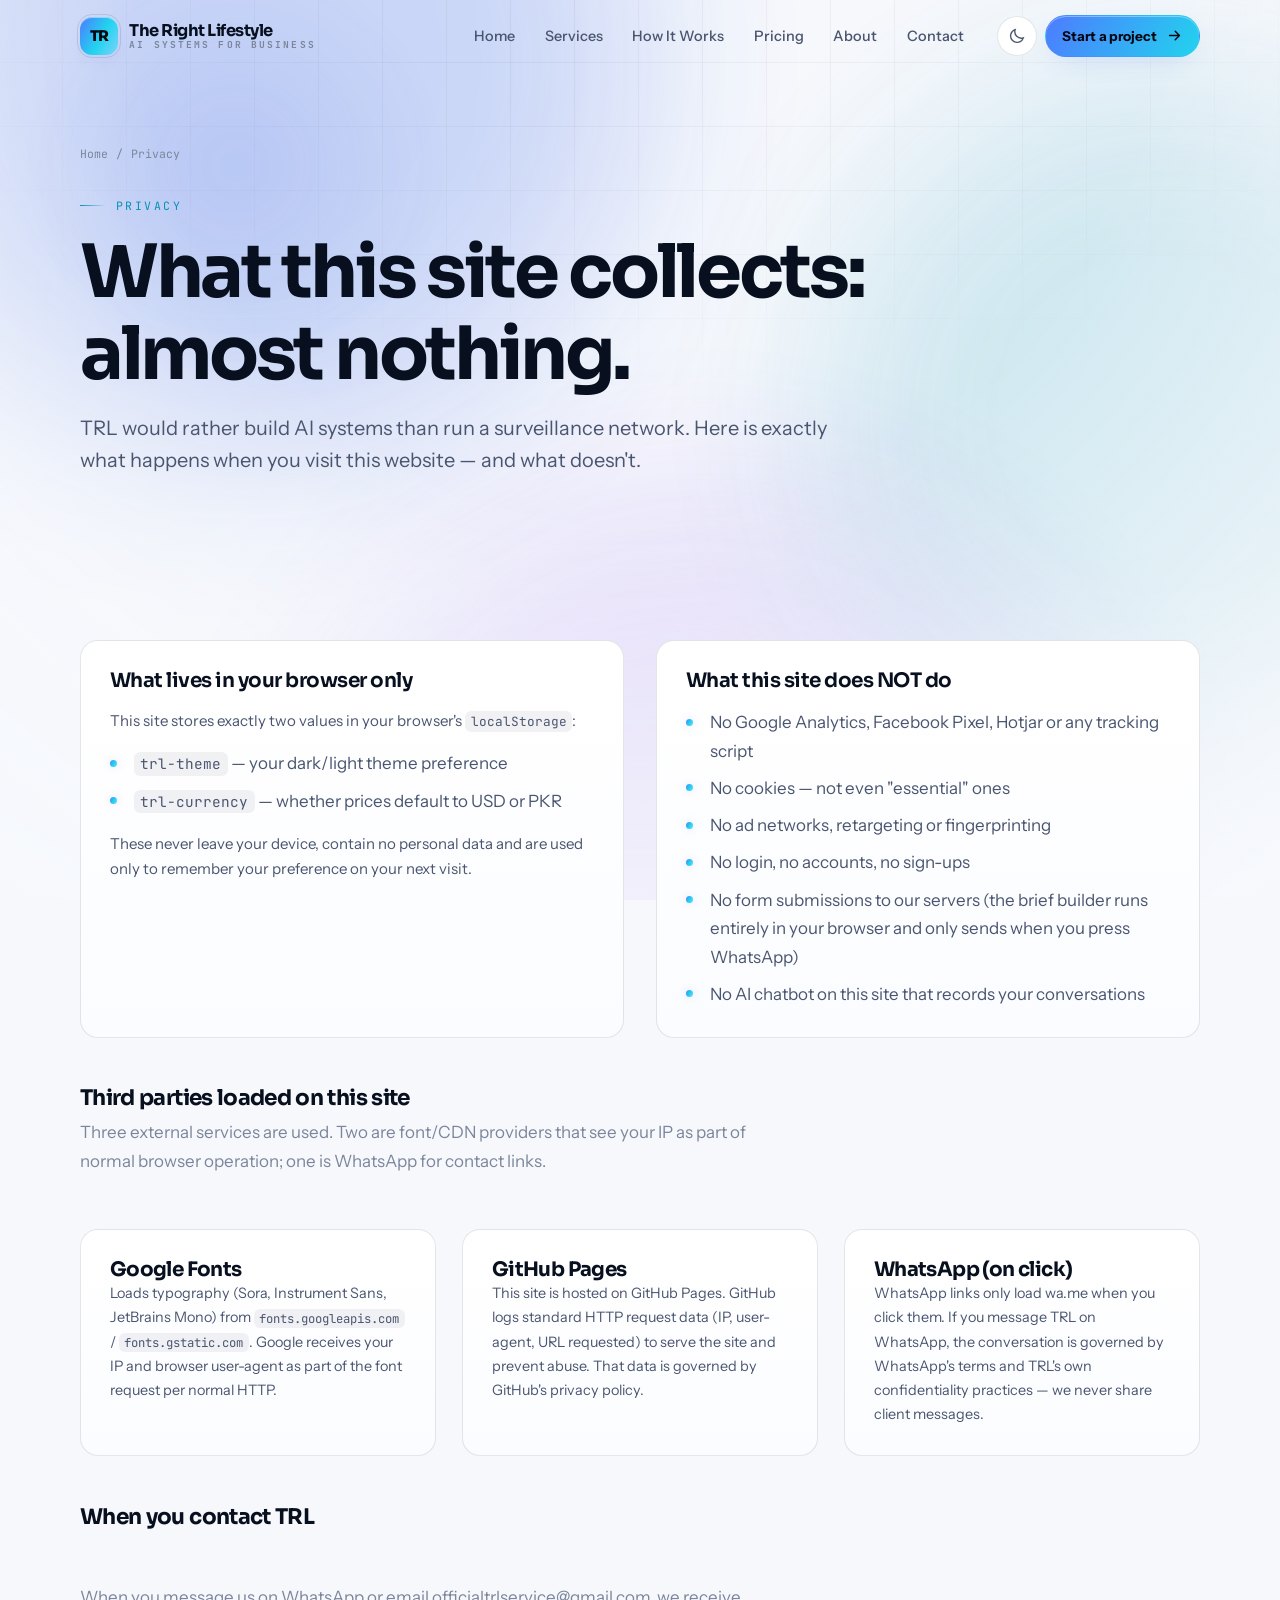
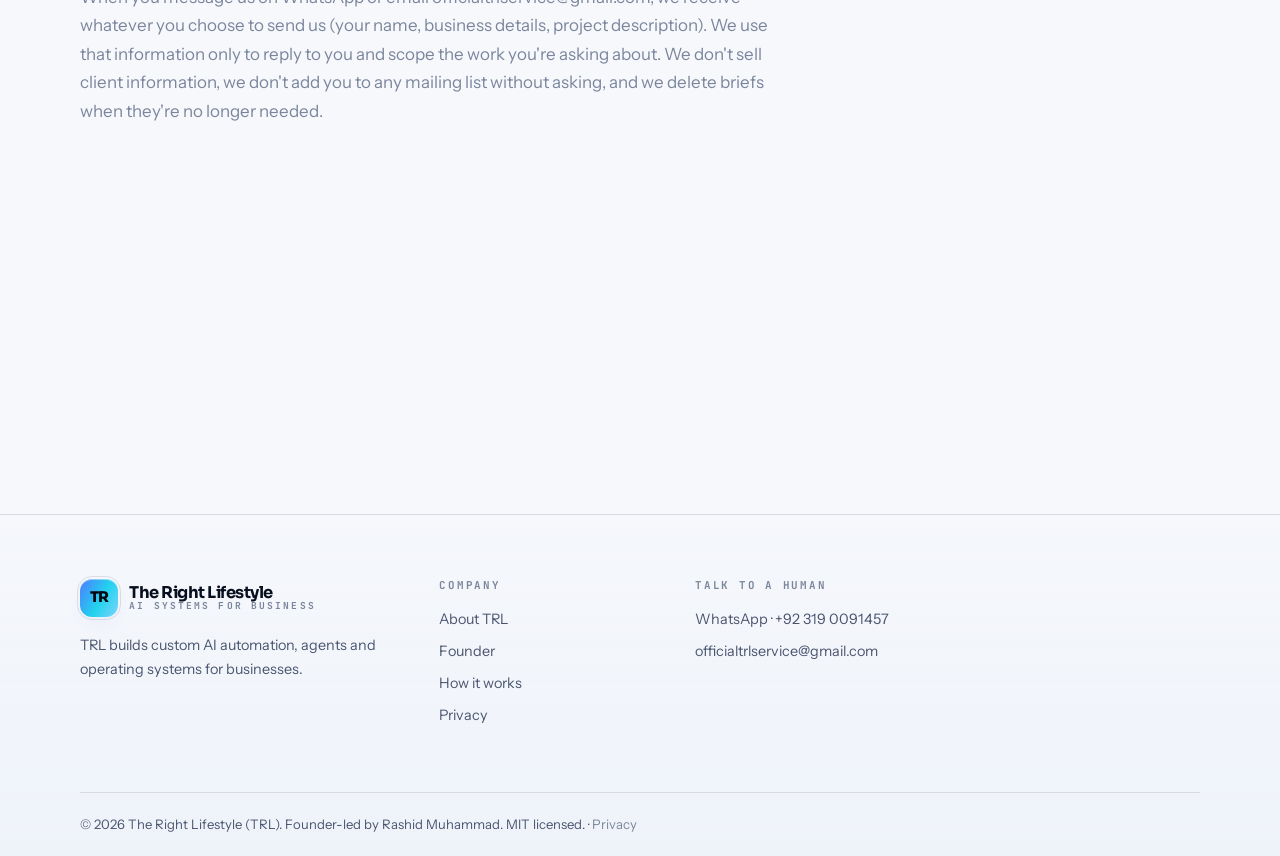
<file: privacy.html>
<!DOCTYPE html>
<html lang="en" data-theme="dark">
<head>
  <meta charset="UTF-8" />
  <meta name="viewport" content="width=device-width, initial-scale=1.0" />
  <title>Privacy Policy | The Right Lifestyle (TRL)</title>
  <meta name="description" content="TRL's privacy policy. This site sets two local preferences (theme and currency) and uses no trackers, analytics or cookies. Three third parties are disclosed." />
  <meta name="theme-color" content="#04060d" />
  <link rel="canonical" href="https://therightlifestyle.github.io/TRL-TheRightLifestyle/privacy.html" />
  <meta name="robots" content="index, follow" />

  <meta property="og:type" content="website" />
  <meta property="og:site_name" content="The Right Lifestyle (TRL)" />
  <meta property="og:title" content="Privacy Policy | The Right Lifestyle (TRL)" />
  <meta property="og:description" content="No trackers, analytics or cookies. Two local preferences and three disclosed third parties." />
  <meta property="og:url" content="https://therightlifestyle.github.io/TRL-TheRightLifestyle/privacy.html" />
  <meta property="og:image" content="https://therightlifestyle.github.io/TRL-TheRightLifestyle/assets/og-cover.jpg" />
  <meta name="twitter:card" content="summary_large_image" />
  <link rel="icon" href="favicon.svg" type="image/svg+xml" />
  <link rel="apple-touch-icon" href="assets/icon-192.png" />
  <link rel="manifest" href="manifest.webmanifest" />
  <link rel="preconnect" href="https://fonts.googleapis.com" />
  <link rel="preconnect" href="https://fonts.gstatic.com" crossorigin />
  <link href="https://fonts.googleapis.com/css2?family=Sora:wght@600;700;800&family=Instrument+Sans:wght@400;500;600;700&family=JetBrains+Mono:wght@500;600&display=swap" rel="stylesheet" />
  <link rel="stylesheet" href="style.css" />
  <script>(function(){var r=document.documentElement;r.classList.add('js');try{var s=localStorage.getItem('trl-theme');var d=window.matchMedia('(prefers-color-scheme: light)').matches?'light':'dark';r.setAttribute('data-theme',s||d);}catch(e){r.setAttribute('data-theme','dark');}window.addEventListener('load',function(){setTimeout(function(){if(!document.body||!document.body.classList.contains('app-ready')){r.classList.remove('js');}},1600);});})();</script>
  <script type="application/ld+json">{"@context":"https://schema.org","@graph":[{"@type":"Organization","@id":"https://therightlifestyle.github.io/TRL-TheRightLifestyle/#organization","name":"The Right Lifestyle","alternateName":["TRL","TRL — The Right Lifestyle"],"url":"https://therightlifestyle.github.io/TRL-TheRightLifestyle/","logo":"https://therightlifestyle.github.io/TRL-TheRightLifestyle/assets/icon-512.png","sameAs":["https://instagram.com/the.right.lifestyle","https://github.com/therightlifestyle"],"email":"officialtrlservice@gmail.com","telephone":"+923190091457","address":{"@type":"PostalAddress","addressLocality":"Rawalpindi","addressCountry":"PK"},"founder":{"@id":"https://therightlifestyle.github.io/TRL-TheRightLifestyle/#founder"}},{"@type":"WebSite","@id":"https://therightlifestyle.github.io/TRL-TheRightLifestyle/#website","url":"https://therightlifestyle.github.io/TRL-TheRightLifestyle/","name":"The Right Lifestyle (TRL)","publisher":{"@id":"https://therightlifestyle.github.io/TRL-TheRightLifestyle/#organization"}},{"@type":"WebPage","@id":"https://therightlifestyle.github.io/TRL-TheRightLifestyle/privacy.html#webpage","url":"https://therightlifestyle.github.io/TRL-TheRightLifestyle/privacy.html","name":"Privacy Policy | The Right Lifestyle (TRL)","isPartOf":{"@id":"https://therightlifestyle.github.io/TRL-TheRightLifestyle/#website"},"about":{"@id":"https://therightlifestyle.github.io/TRL-TheRightLifestyle/#organization"}}]}</script>
</head>
<body>
<a class="skip-link" href="#main">Skip to content</a>
<div class="progress" aria-hidden="true"></div>
<div class="bg-fx" aria-hidden="true"><div class="aurora a1"></div><div class="aurora a2"></div><div class="aurora a3"></div><div class="grid-fx"></div><div class="noise"></div></div>
<div class="cursor-glow" aria-hidden="true"></div>

<header class="nav" role="banner">
  <div class="nav-inner">
    <a class="brand" href="index.html"><span class="brand-mark" aria-hidden="true">TR</span>
      <span class="brand-text"><span class="brand-name">The Right Lifestyle</span><span class="brand-sub">AI Systems for Business</span></span></a>
    <nav class="nav-links" aria-label="Primary"><a class="nav-link" href="index.html">Home</a><a class="nav-link" href="services.html">Services</a><a class="nav-link" href="how.html">How It Works</a><a class="nav-link" href="pricing.html">Pricing</a><a class="nav-link" href="about.html">About</a><a class="nav-link" href="contact.html">Contact</a></nav>
    <div class="nav-actions">
      <button class="icon-btn" type="button" data-theme-toggle aria-label="Toggle colour theme">
        <svg class="icon-sun" viewBox="0 0 24 24" fill="none" stroke="currentColor" stroke-width="1.8" stroke-linecap="round" aria-hidden="true"><circle cx="12" cy="12" r="4.2"/><path d="M12 2v2.4M12 19.6V22M2 12h2.4M19.6 12H22M4.9 4.9l1.7 1.7M17.4 17.4l1.7 1.7M19.1 4.9l-1.7 1.7M6.6 17.4l-1.7 1.7"/></svg>
        <svg class="icon-moon" viewBox="0 0 24 24" fill="none" stroke="currentColor" stroke-width="1.8" stroke-linecap="round" aria-hidden="true"><path d="M20.5 14.4A8.6 8.6 0 0 1 9.6 3.5a8.7 8.7 0 1 0 10.9 10.9Z"/></svg>
      </button>
      <a class="btn btn-primary btn-sm btn-arrow" href="contact.html#brief">Start a project <svg viewBox="0 0 24 24" fill="none" stroke="currentColor" stroke-width="2" stroke-linecap="round" stroke-linejoin="round" aria-hidden="true"><path d="M5 12h14M13 6l6 6-6 6"/></svg></a>
    </div>
  </div>
</header>

<main id="main">
<section class="page-hero">
  <div class="wrap">
    <nav class="crumb" aria-label="Breadcrumb"><a href="index.html">Home</a><span aria-hidden="true">/</span><span>Privacy</span></nav>
    <span class="sec-label" data-reveal>Privacy</span>
    <h1 data-reveal style="--d:60ms">What this site collects: almost nothing.</h1>
    <p class="lead mt-4" data-reveal style="--d:120ms">TRL would rather build AI systems than run a surveillance network. Here is exactly what happens when you visit this website — and what doesn't.</p>
  </div>
</section>

<section class="section">
  <div class="wrap">
    <div class="grid g-2" style="gap:2rem">
      <article class="card spotlight" data-reveal>
        <h3 class="card-title">What lives in your browser only</h3>
        <p class="card-text mt-4">This site stores exactly two values in your browser's <code>localStorage</code>:</p>
        <ul class="ul mt-4">
          <li><code>trl-theme</code> — your dark/light theme preference</li>
          <li><code>trl-currency</code> — whether prices default to USD or PKR</li>
        </ul>
        <p class="card-text mt-4">These never leave your device, contain no personal data and are used only to remember your preference on your next visit.</p>
      </article>
      <article class="card spotlight" data-reveal>
        <h3 class="card-title">What this site does NOT do</h3>
        <ul class="ul cross mt-4">
          <li>No Google Analytics, Facebook Pixel, Hotjar or any tracking script</li>
          <li>No cookies — not even "essential" ones</li>
          <li>No ad networks, retargeting or fingerprinting</li>
          <li>No login, no accounts, no sign-ups</li>
          <li>No form submissions to our servers (the brief builder runs entirely in your browser and only sends when you press WhatsApp)</li>
          <li>No AI chatbot on this site that records your conversations</li>
        </ul>
      </article>
    </div>

    <div class="sec-head mt-7" data-reveal>
      <h2 style="font-size:1.35rem">Third parties loaded on this site</h2>
      <p class="muted mt-2">Three external services are used. Two are font/CDN providers that see your IP as part of normal browser operation; one is WhatsApp for contact links.</p>
    </div>
    <div class="grid g-3 mt-5">
      <article class="card" data-reveal>
        <h4>Google Fonts</h4>
        <p class="small mt-3">Loads typography (Sora, Instrument Sans, JetBrains Mono) from <code>fonts.googleapis.com</code> / <code>fonts.gstatic.com</code>. Google receives your IP and browser user-agent as part of the font request per normal HTTP.</p>
      </article>
      <article class="card" data-reveal>
        <h4>GitHub Pages</h4>
        <p class="small mt-3">This site is hosted on GitHub Pages. GitHub logs standard HTTP request data (IP, user-agent, URL requested) to serve the site and prevent abuse. That data is governed by GitHub's privacy policy.</p>
      </article>
      <article class="card" data-reveal>
        <h4>WhatsApp (on click)</h4>
        <p class="small mt-3">WhatsApp links only load wa.me when you click them. If you message TRL on WhatsApp, the conversation is governed by WhatsApp's terms and TRL's own confidentiality practices — we never share client messages.</p>
      </article>
    </div>

    <div class="sec-head mt-7" data-reveal>
      <h2 style="font-size:1.35rem">When you contact TRL</h2>
    </div>
    <p class="muted" style="max-width:64ch" data-reveal>When you message us on WhatsApp or email <a href="mailto:officialtrlservice@gmail.com">officialtrlservice@gmail.com</a>, we receive whatever you choose to send us (your name, business details, project description). We use that information only to reply to you and scope the work you're asking about. We don't sell client information, we don't add you to any mailing list without asking, and we delete briefs when they're no longer needed.</p>

    <div class="sec-head mt-7" data-reveal>
      <h2 style="font-size:1.35rem">Questions?</h2>
    </div>
    <p class="muted" style="max-width:64ch" data-reveal>Message us on <a href="https://wa.me/923190091457" target="_blank" rel="noopener">WhatsApp</a> or email <a href="mailto:officialtrlservice@gmail.com">officialtrlservice@gmail.com</a>. We answer privacy questions the same way we answer pricing questions — honestly and like a human wrote it.</p>
  </div>
</section>
</main>
<footer class="footer">
  <div class="wrap">
    <div class="foot-grid">
      <div class="foot-about">
        <a class="brand" href="index.html"><span class="brand-mark" aria-hidden="true">TR</span>
          <span class="brand-text"><span class="brand-name">The Right Lifestyle</span><span class="brand-sub">AI Systems for Business</span></span>
        </a>
        <p>TRL builds custom AI automation, agents and operating systems for businesses.</p>
      </div>
      <div><h4 class="foot-title">Company</h4><div class="foot-links"><a href="about.html">About TRL</a><a href="about.html#founder">Founder</a><a href="how.html">How it works</a><a href="privacy.html">Privacy</a></div></div>
      <div><h4 class="foot-title">Talk to a human</h4><div class="foot-links"><a href="https://wa.me/923190091457" target="_blank" rel="noopener">WhatsApp · +92 319 0091457</a><a href="mailto:officialtrlservice@gmail.com">officialtrlservice@gmail.com</a></div></div>
    </div>
    <div class="foot-bottom"><p>© <span data-year>2026</span> The Right Lifestyle (TRL). Founder-led by Rashid Muhammad. MIT licensed. · <a href="privacy.html">Privacy</a></p></div>
  </div>
</footer>
<button class="to-top" type="button" aria-label="Back to top"><svg viewBox="0 0 24 24" width="18" height="18" fill="none" stroke="currentColor" stroke-width="2" stroke-linecap="round" stroke-linejoin="round" aria-hidden="true"><path d="M12 19V5M6 11l6-6 6 6"/></svg></button>
<div class="toast" role="status" aria-live="polite"></div>
<script src="app.js" defer></script>
</body>
</html>
</file>
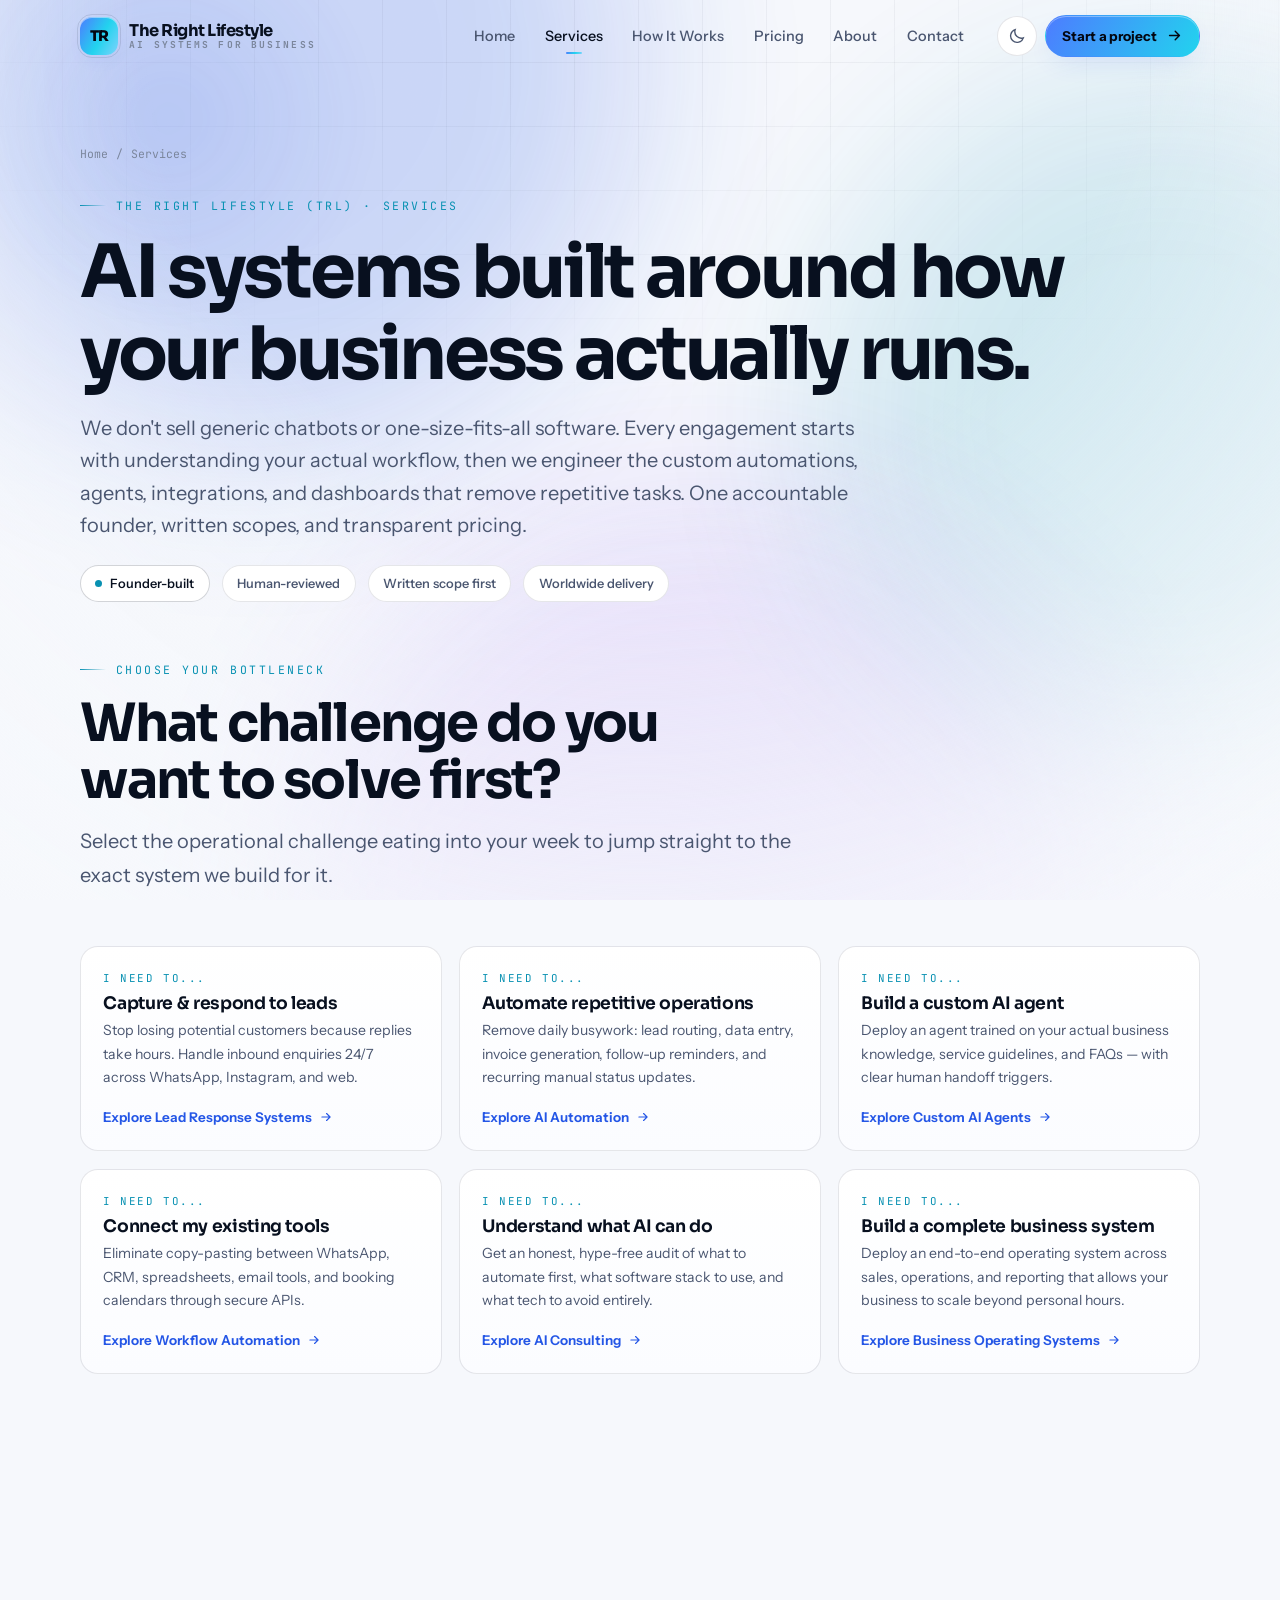
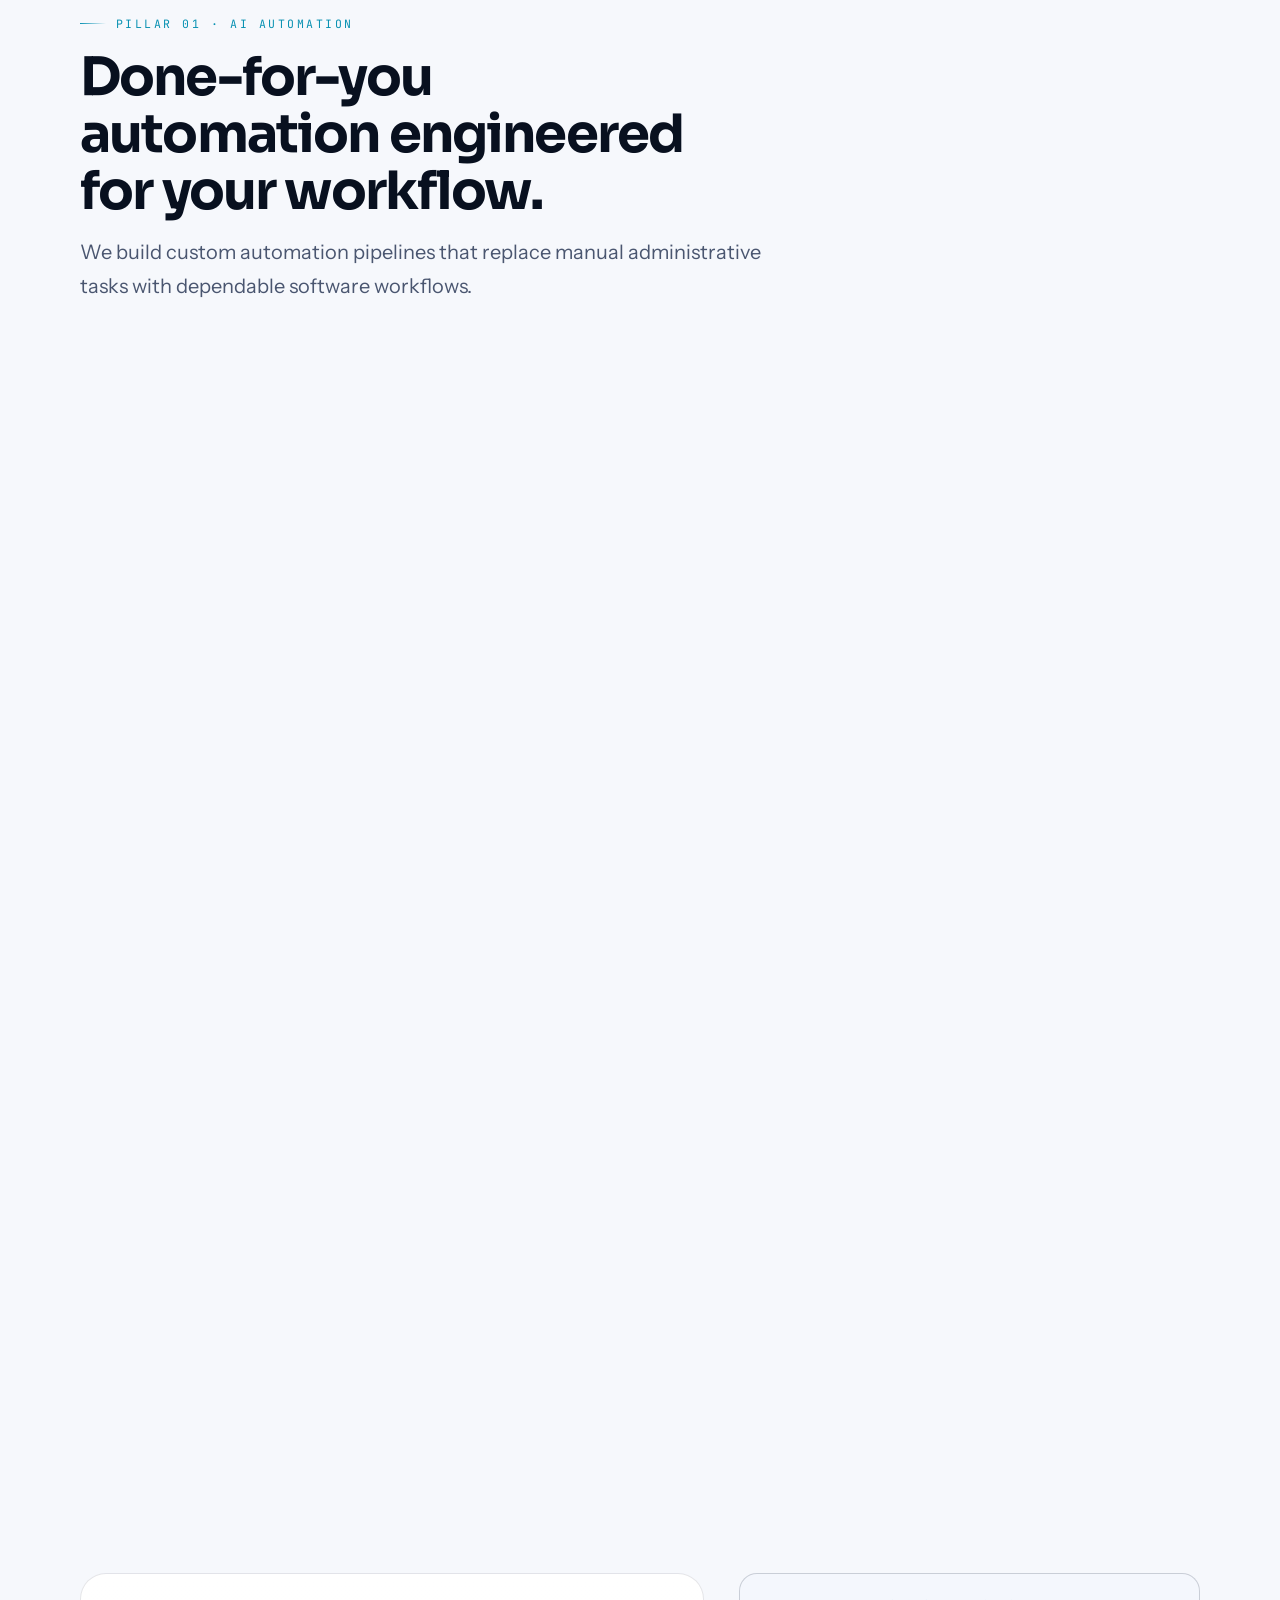
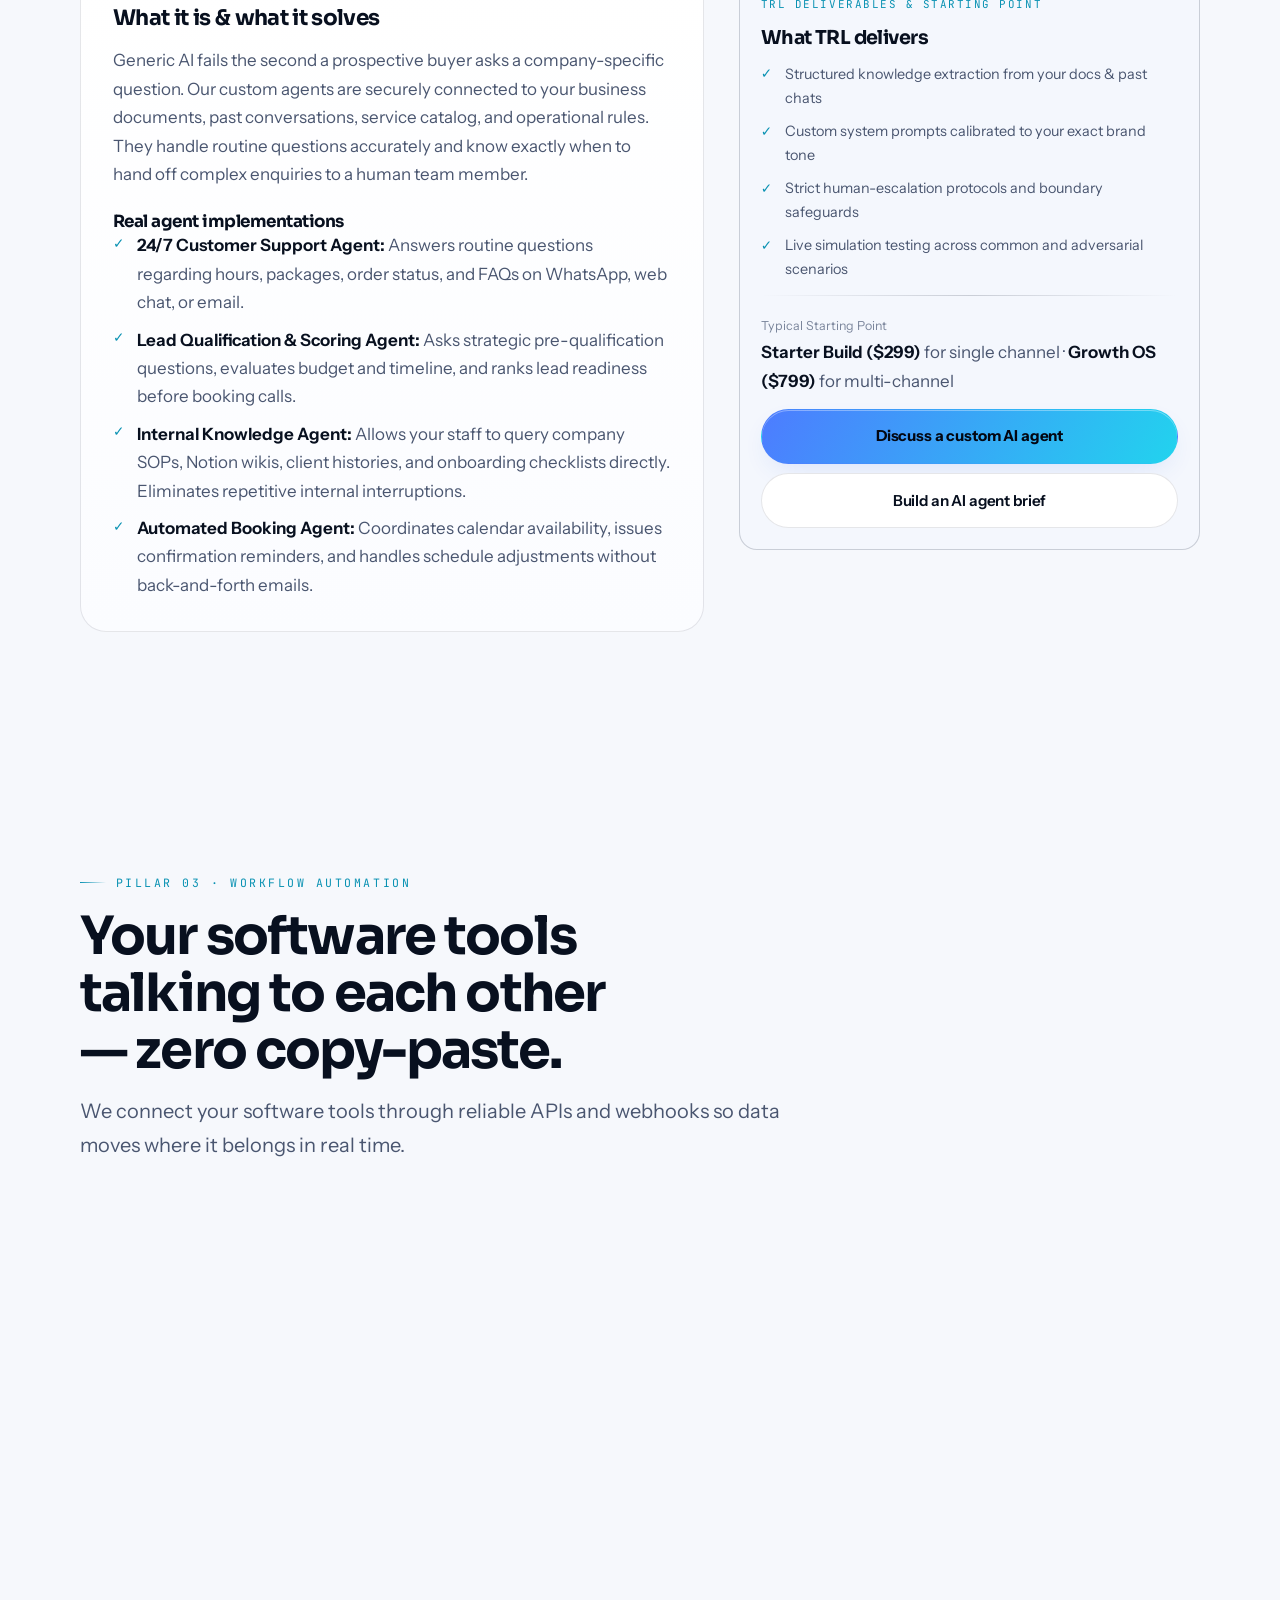
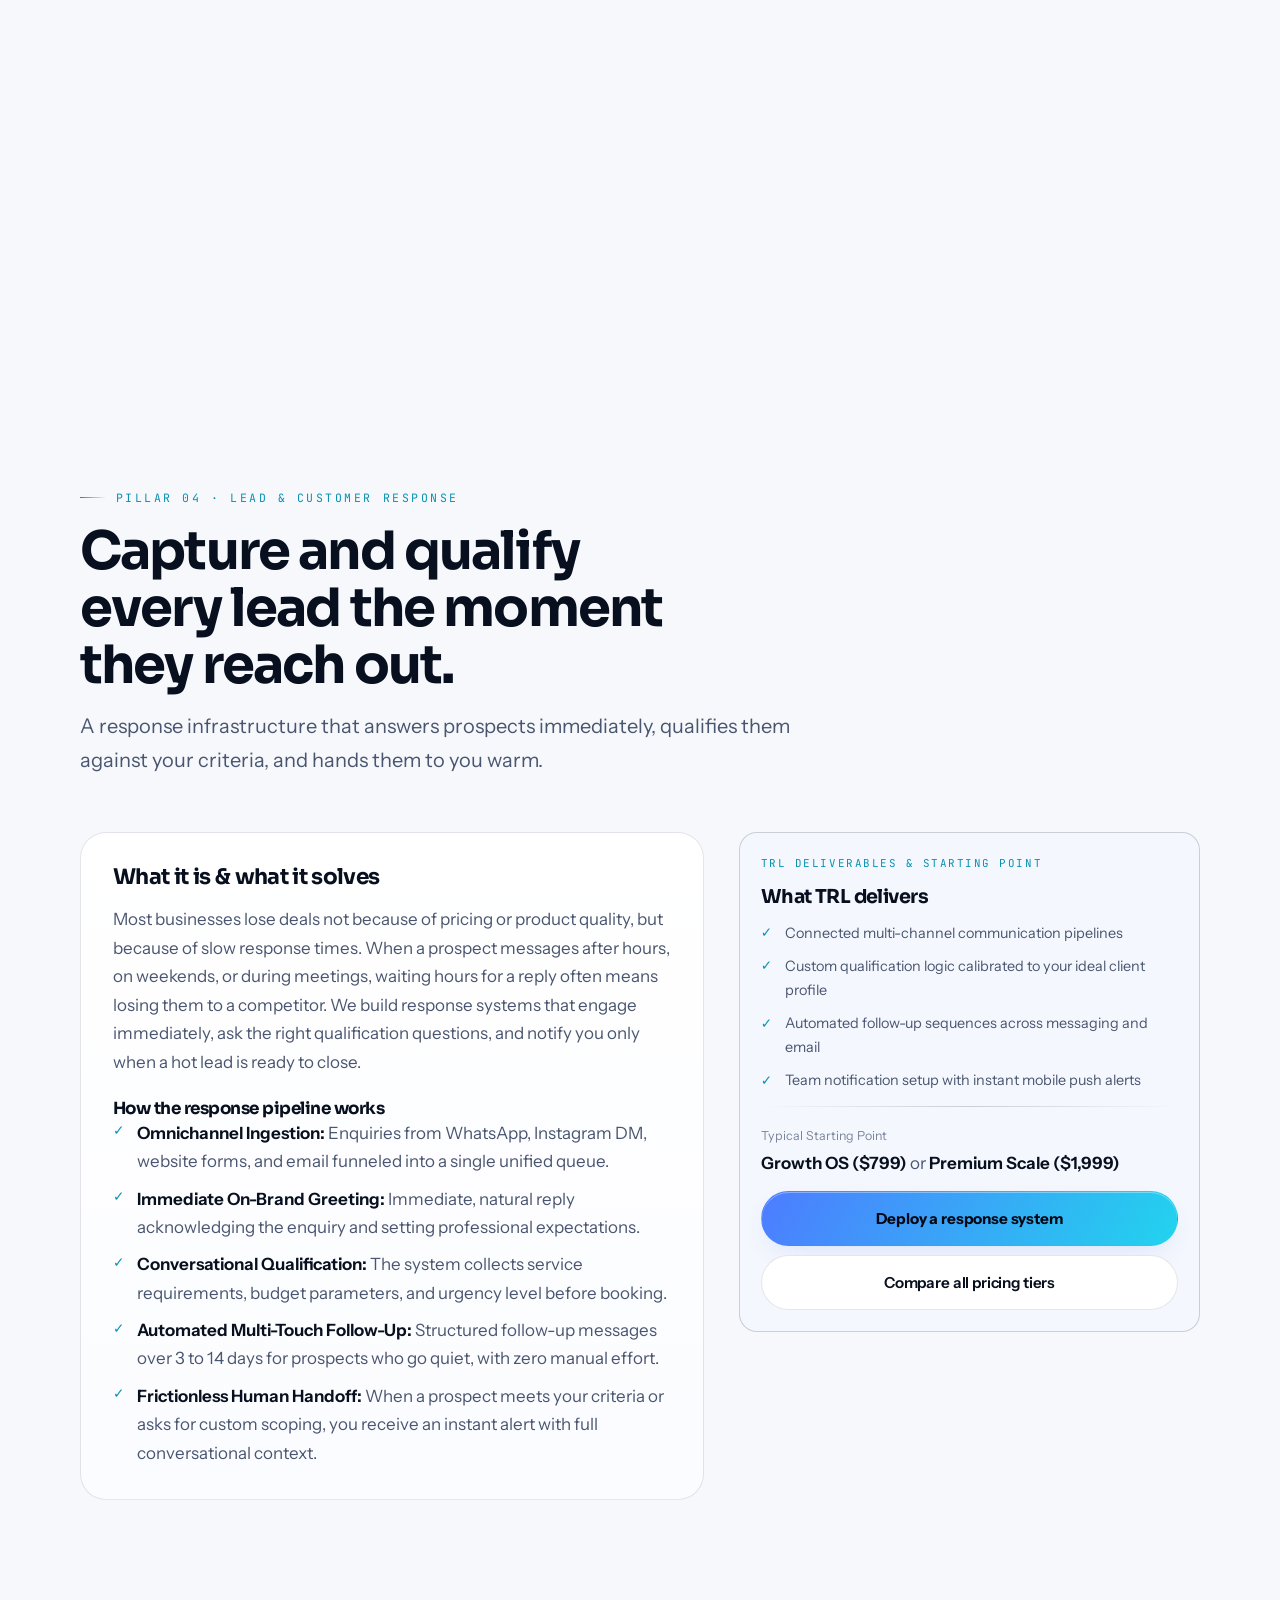
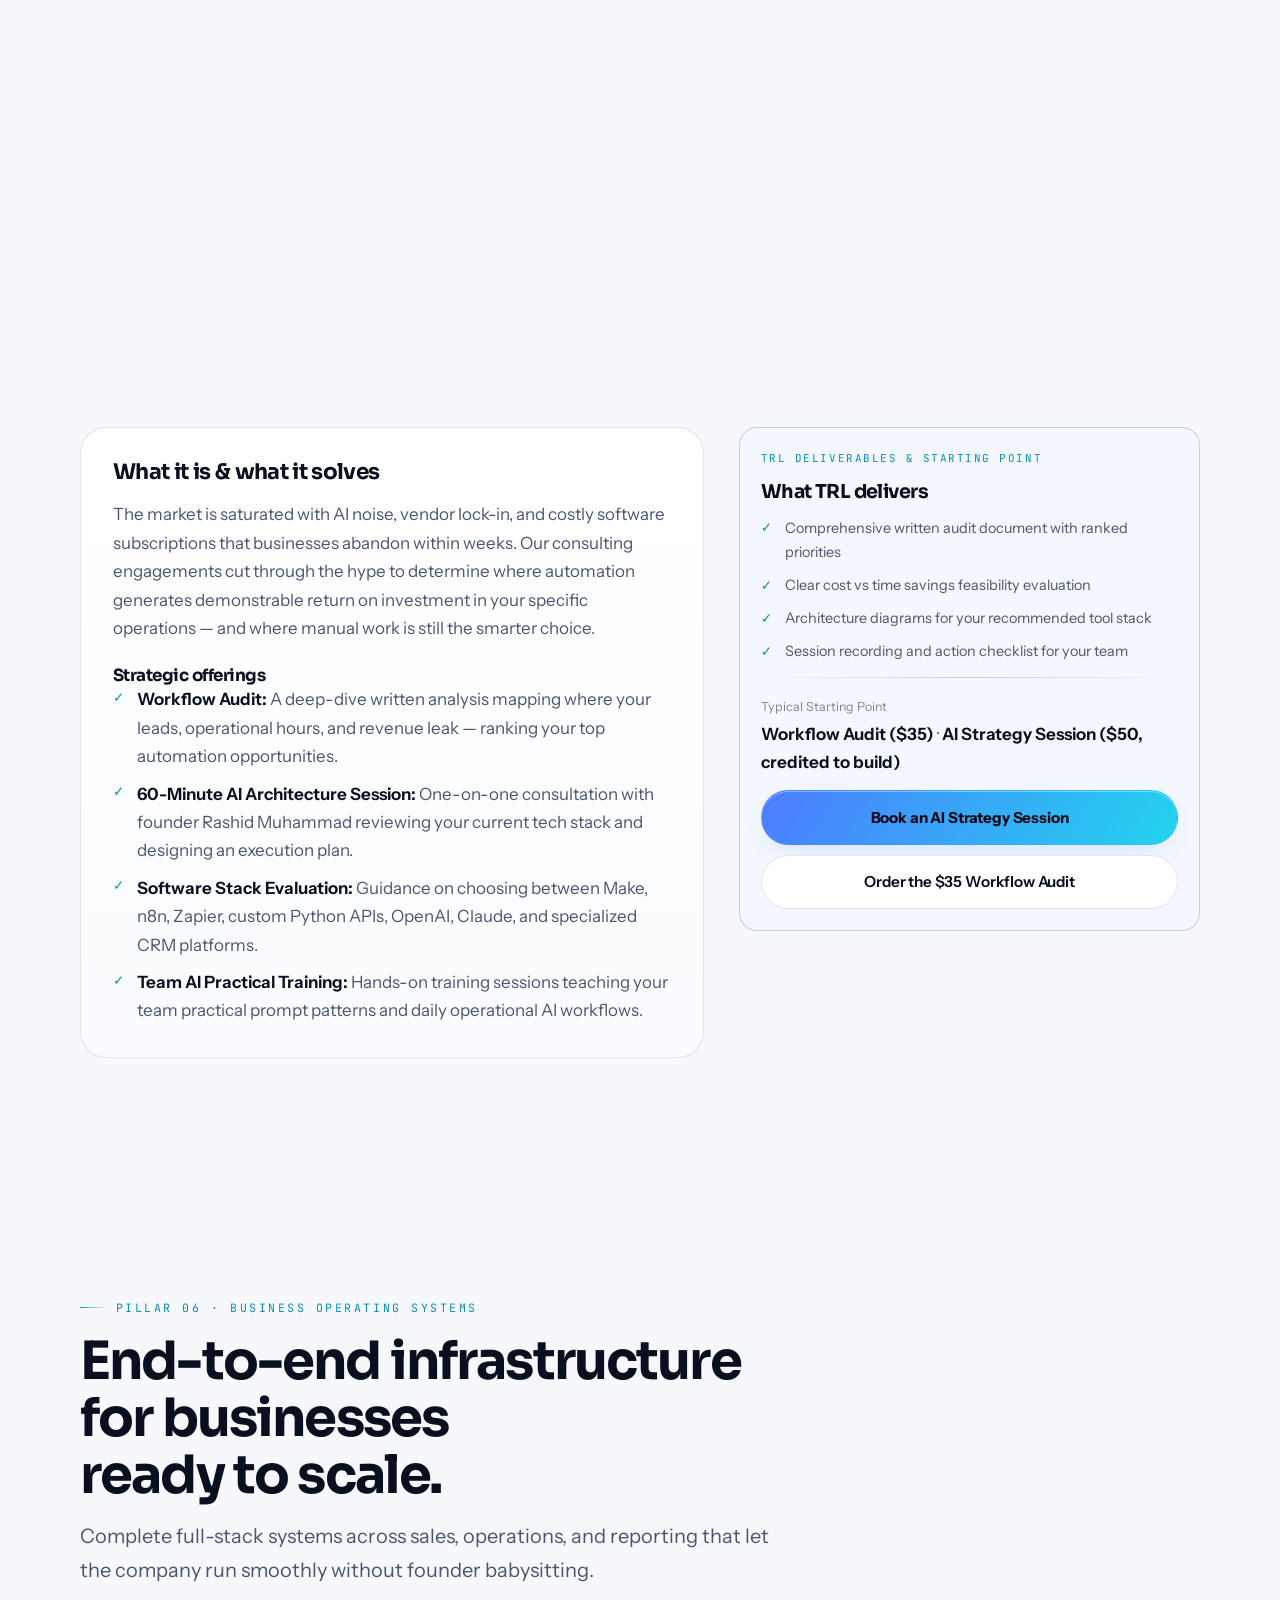
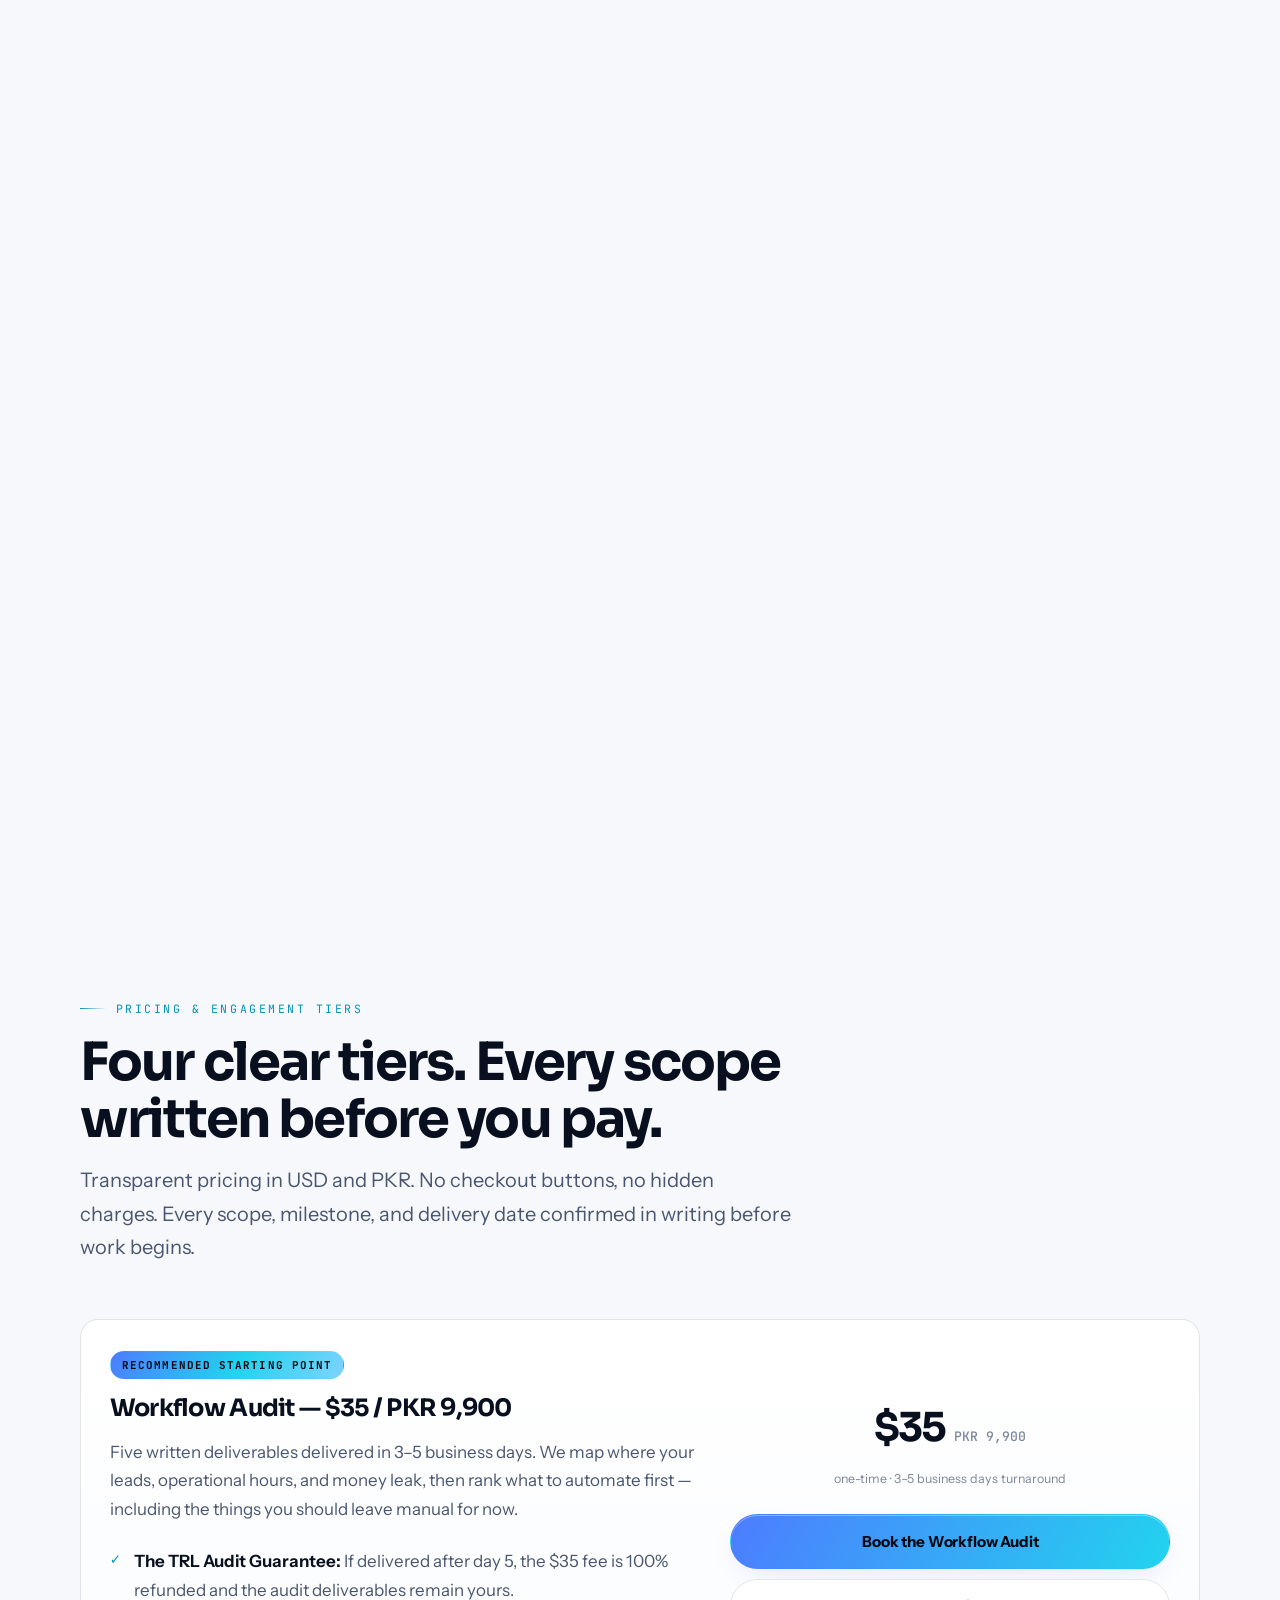
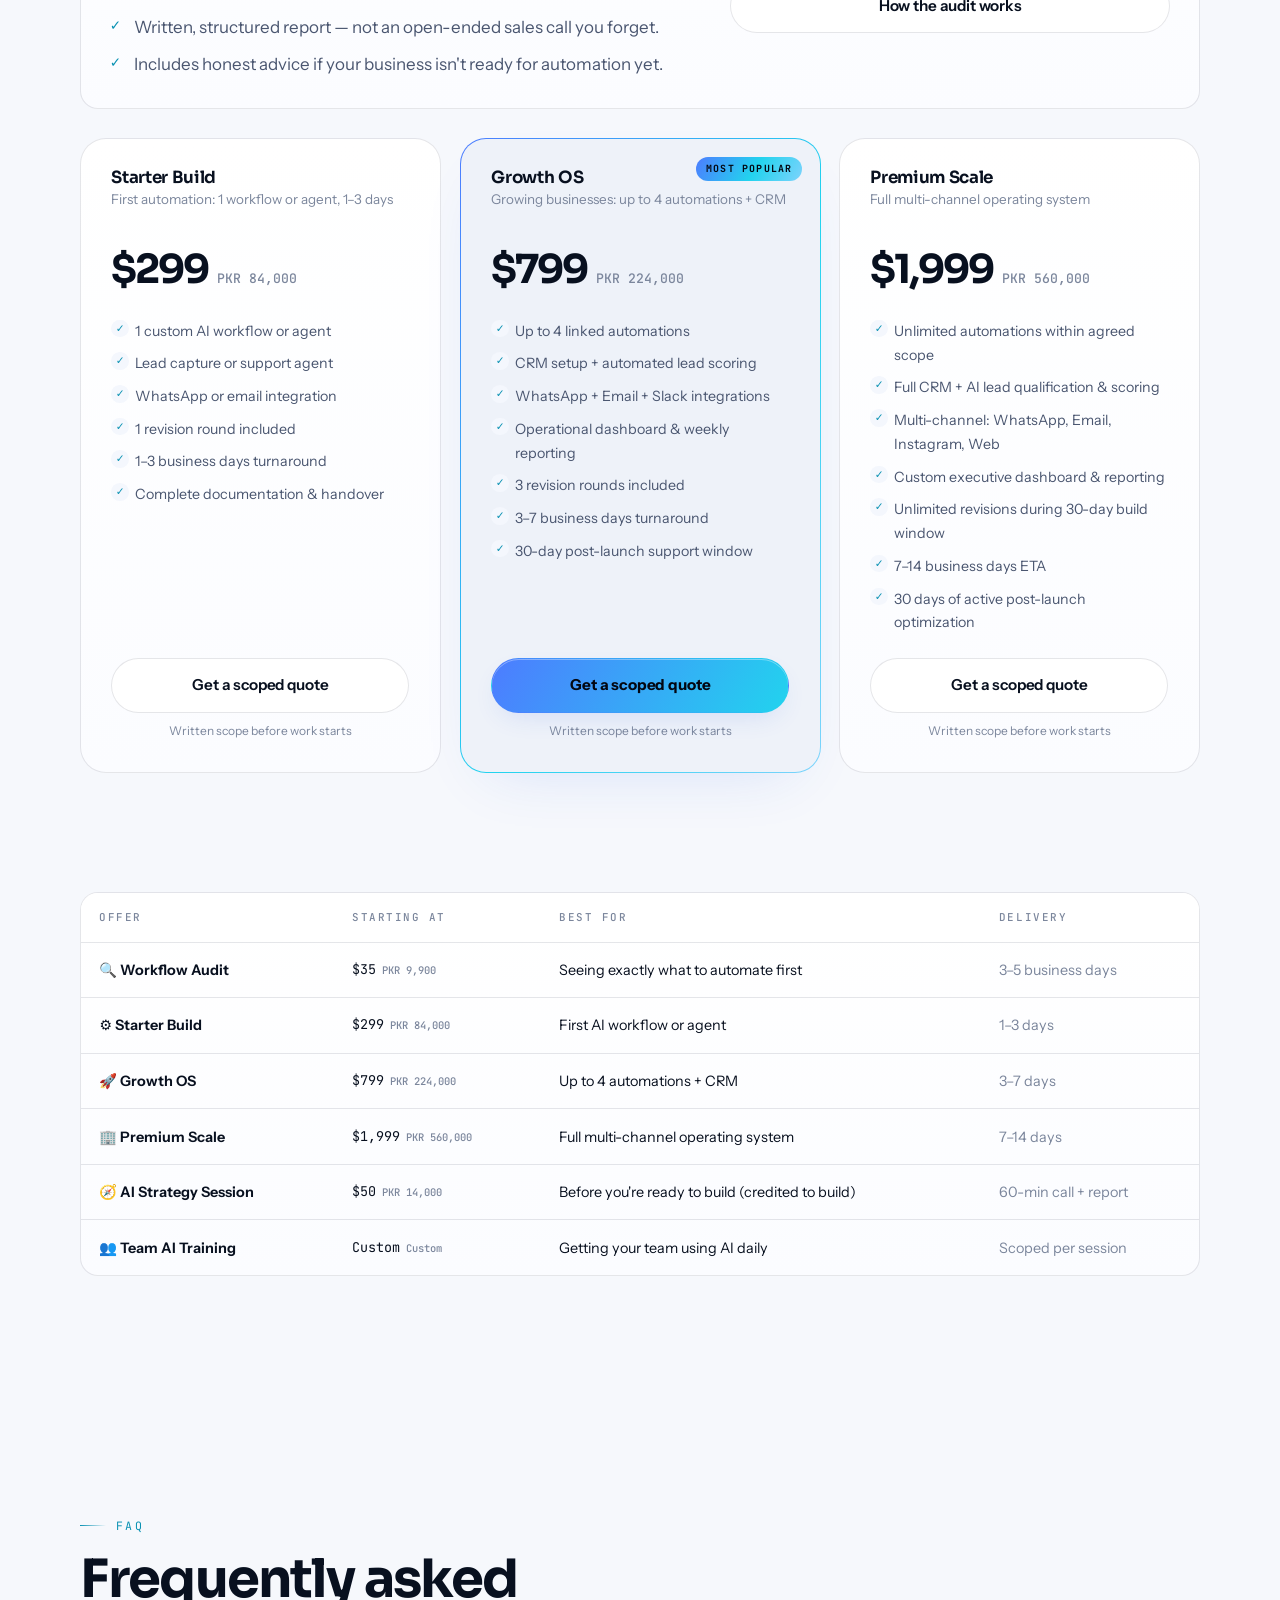
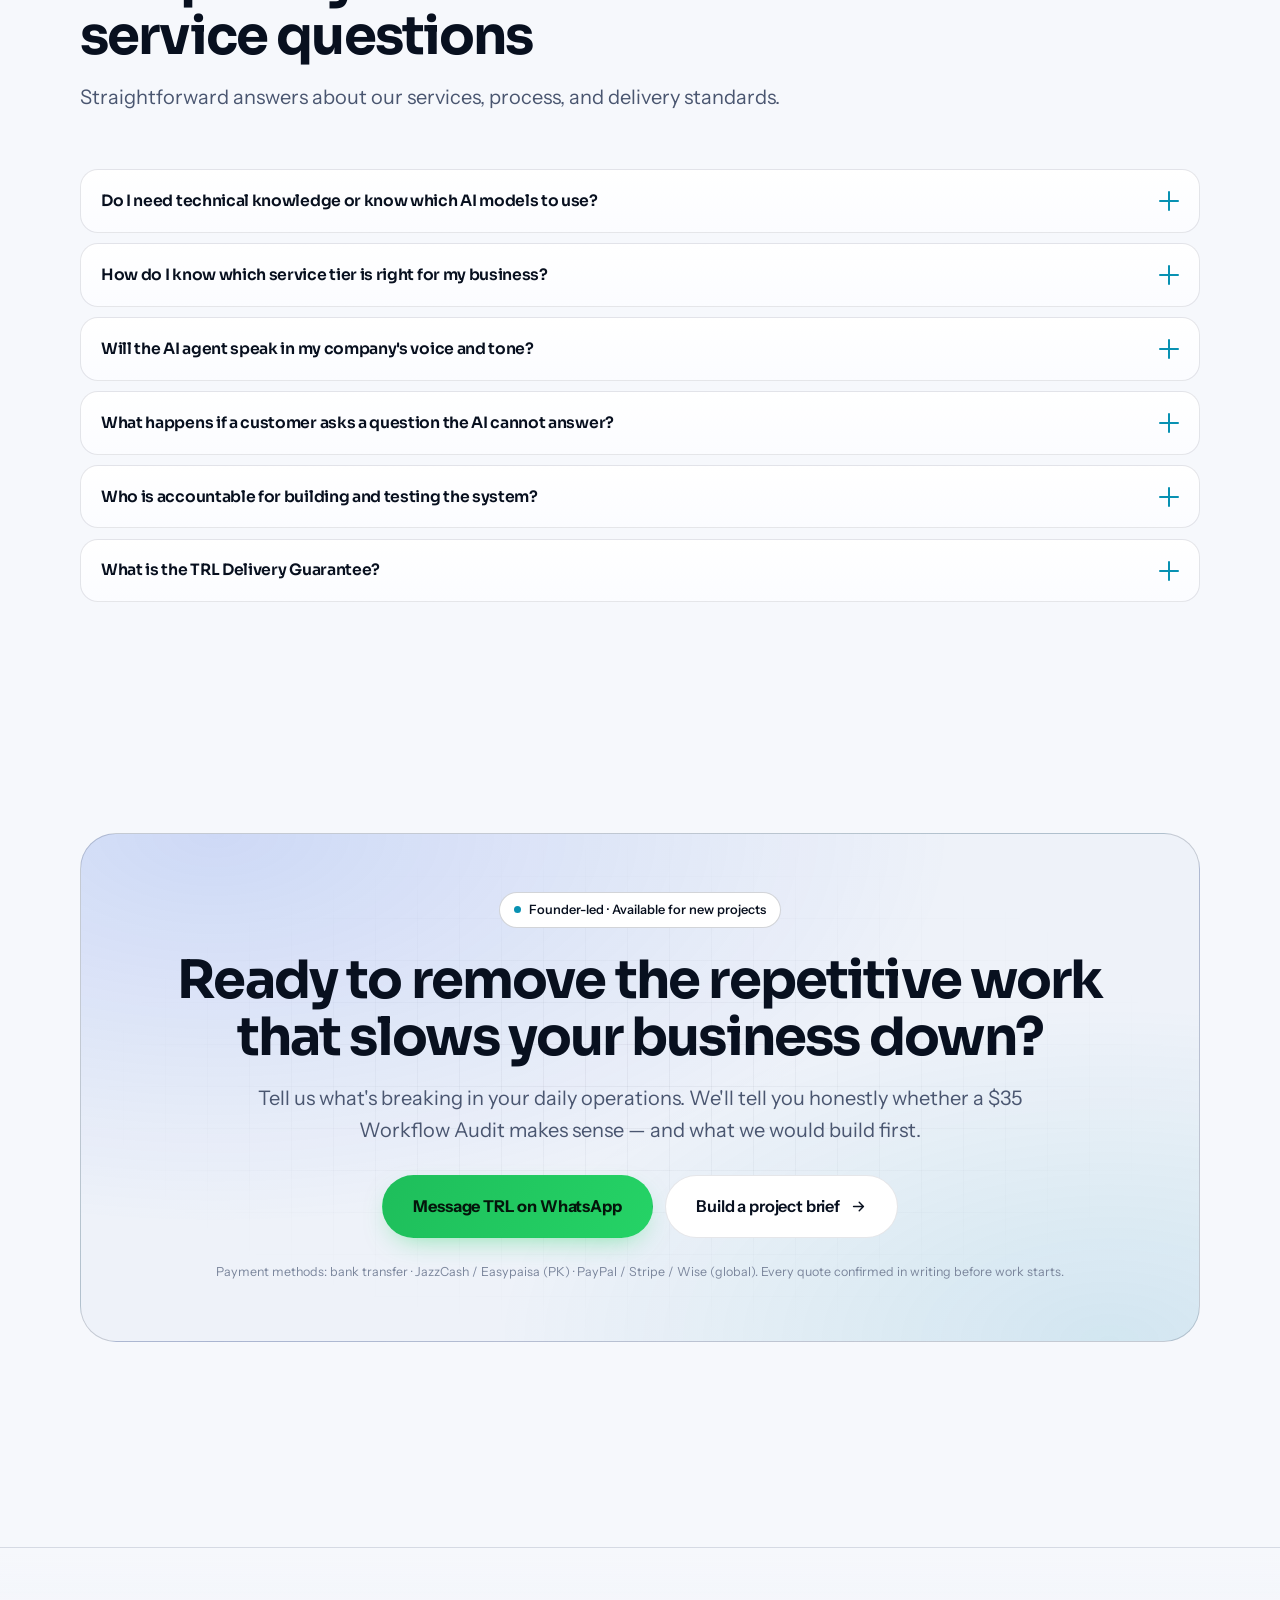
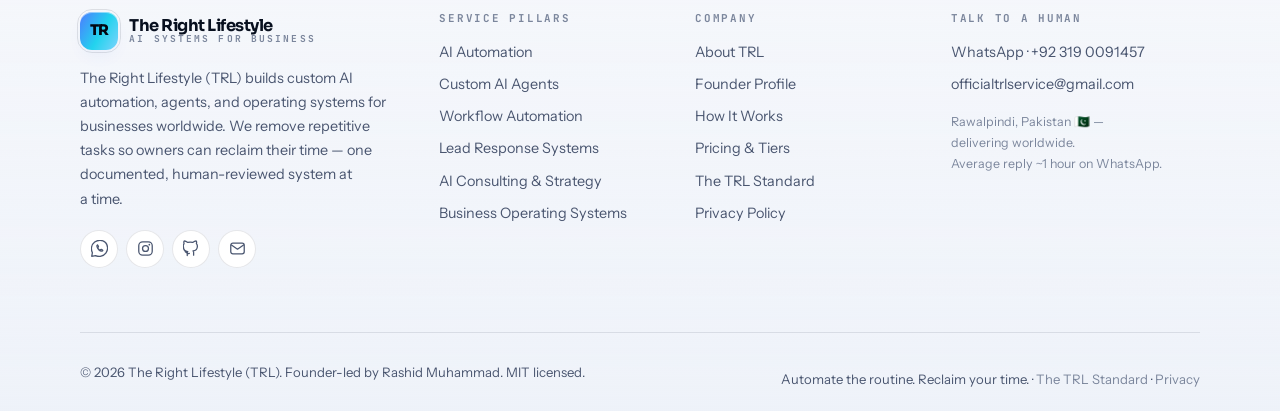
<file: services.html>
<!DOCTYPE html>
<html lang="en" data-theme="dark">
<head>
  <meta charset="UTF-8" />
  <meta name="viewport" content="width=device-width, initial-scale=1.0" />
  <title>Services — Custom AI Automation, Agents & Systems | The Right Lifestyle (TRL)</title>
  <meta name="description" content="Explore custom AI automation, AI agents, workflow integrations, lead response systems, AI consulting, and business operating systems built by The Right Lifestyle (TRL)." />
  <meta name="author" content="Rashid Muhammad — The Right Lifestyle (TRL)" />
  <meta name="theme-color" content="#04060d" />
  <link rel="canonical" href="https://therightlifestyle.github.io/TRL-TheRightLifestyle/services.html" />
  <meta name="robots" content="index, follow, max-image-preview:large" />

  <meta property="og:type" content="website" />
  <meta property="og:site_name" content="The Right Lifestyle (TRL)" />
  <meta property="og:title" content="Services — Custom AI Automation, Agents & Systems | The Right Lifestyle (TRL)" />
  <meta property="og:description" content="Custom AI automation, agents, workflow systems and operating infrastructure for businesses. Built around your actual workflows." />
  <meta property="og:url" content="https://therightlifestyle.github.io/TRL-TheRightLifestyle/services.html" />
  <meta property="og:image" content="https://therightlifestyle.github.io/TRL-TheRightLifestyle/assets/og-cover.jpg" />
  <meta name="twitter:card" content="summary_large_image" />
  <meta name="twitter:title" content="Services — Custom AI Automation, Agents & Systems | The Right Lifestyle (TRL)" />
  <meta name="twitter:description" content="Custom AI automation, agents, workflow systems and operating infrastructure for businesses." />
  <meta name="twitter:image" content="https://therightlifestyle.github.io/TRL-TheRightLifestyle/assets/og-cover.jpg" />

  <link rel="icon" href="favicon.svg" type="image/svg+xml" />
  <link rel="apple-touch-icon" href="assets/icon-192.png" />
  <link rel="manifest" href="manifest.webmanifest" />
  <link rel="preconnect" href="https://fonts.googleapis.com" />
  <link rel="preconnect" href="https://fonts.gstatic.com" crossorigin />
  <link href="https://fonts.googleapis.com/css2?family=Sora:wght@600;700;800&family=Instrument+Sans:wght@400;500;600;700&family=JetBrains+Mono:wght@500;600&display=swap" rel="stylesheet" />
  <link rel="stylesheet" href="style.css" />
  <script>(function(){var r=document.documentElement;r.classList.add('js');try{var s=localStorage.getItem('trl-theme');var d=window.matchMedia('(prefers-color-scheme: light)').matches?'light':'dark';r.setAttribute('data-theme',s||d);}catch(e){r.setAttribute('data-theme','dark');}window.addEventListener('load',function(){setTimeout(function(){if(!document.body||!document.body.classList.contains('app-ready')){r.classList.remove('js');}},1600);});})();</script>
  <script type="application/ld+json">{"@context":"https://schema.org","@graph":[{"@type":"Organization","@id":"https://therightlifestyle.github.io/TRL-TheRightLifestyle/#organization","name":"The Right Lifestyle","alternateName":["TRL","TRL — The Right Lifestyle"],"url":"https://therightlifestyle.github.io/TRL-TheRightLifestyle/","logo":"https://therightlifestyle.github.io/TRL-TheRightLifestyle/assets/icon-512.png","sameAs":["https://instagram.com/the.right.lifestyle","https://github.com/therightlifestyle"],"email":"officialtrlservice@gmail.com","telephone":"+923190091457","address":{"@type":"PostalAddress","addressLocality":"Rawalpindi","addressCountry":"PK"},"founder":{"@id":"https://therightlifestyle.github.io/TRL-TheRightLifestyle/#founder"}},{"@type":"Person","@id":"https://therightlifestyle.github.io/TRL-TheRightLifestyle/#founder","name":"Rashid Muhammad","jobTitle":"Founder","worksFor":{"@id":"https://therightlifestyle.github.io/TRL-TheRightLifestyle/#organization"},"email":"officialtrlservice@gmail.com","url":"https://therightlifestyle.github.io/TRL-TheRightLifestyle/about.html#founder","knowsAbout":["AI automation","custom AI agents","workflow automation","CRM automation","lead response systems","AI consulting","business operating systems"]},{"@type":"WebSite","@id":"https://therightlifestyle.github.io/TRL-TheRightLifestyle/#website","url":"https://therightlifestyle.github.io/TRL-TheRightLifestyle/","name":"The Right Lifestyle (TRL)","publisher":{"@id":"https://therightlifestyle.github.io/TRL-TheRightLifestyle/#organization"}},{"@type":"WebPage","@id":"https://therightlifestyle.github.io/TRL-TheRightLifestyle/services.html#webpage","url":"https://therightlifestyle.github.io/TRL-TheRightLifestyle/services.html","name":"Services — Custom AI Automation, Agents & Systems | The Right Lifestyle (TRL)","isPartOf":{"@id":"https://therightlifestyle.github.io/TRL-TheRightLifestyle/#website"},"about":{"@id":"https://therightlifestyle.github.io/TRL-TheRightLifestyle/#organization"},"description":"Custom AI automation, agents, workflow systems and operating infrastructure for businesses. Built around your actual workflows."},{"@type":"BreadcrumbList","@id":"https://therightlifestyle.github.io/TRL-TheRightLifestyle/services.html#breadcrumb","itemListElement":[{"@type":"ListItem","position":1,"name":"Home","item":"https://therightlifestyle.github.io/TRL-TheRightLifestyle/"},{"@type":"ListItem","position":2,"name":"Services","item":"https://therightlifestyle.github.io/TRL-TheRightLifestyle/services.html"}]},{"@type":"Service","@id":"https://therightlifestyle.github.io/TRL-TheRightLifestyle/services.html#service-automation","name":"AI Automation","provider":{"@id":"https://therightlifestyle.github.io/TRL-TheRightLifestyle/#organization"},"description":"End-to-end automation workflows that replace repetitive manual tasks across sales, operations, and administration."},{"@type":"Service","@id":"https://therightlifestyle.github.io/TRL-TheRightLifestyle/services.html#service-agents","name":"Custom AI Agents","provider":{"@id":"https://therightlifestyle.github.io/TRL-TheRightLifestyle/#organization"},"description":"Intelligent AI agents trained on proprietary business knowledge, tone, and operational rules with reliable human handoff."},{"@type":"Service","@id":"https://therightlifestyle.github.io/TRL-TheRightLifestyle/services.html#service-workflows","name":"Workflow Automation & Integrations","provider":{"@id":"https://therightlifestyle.github.io/TRL-TheRightLifestyle/#organization"},"description":"Robust API and webhook integrations connecting CRMs, messaging platforms, spreadsheets, and calendar tools."},{"@type":"Service","@id":"https://therightlifestyle.github.io/TRL-TheRightLifestyle/services.html#service-leads","name":"Lead & Customer Response Systems","provider":{"@id":"https://therightlifestyle.github.io/TRL-TheRightLifestyle/#organization"},"description":"Always-on multi-channel lead capture, instant qualification, calendar booking, and automated follow-ups."},{"@type":"Service","@id":"https://therightlifestyle.github.io/TRL-TheRightLifestyle/services.html#service-consulting","name":"AI Consulting & Strategy","provider":{"@id":"https://therightlifestyle.github.io/TRL-TheRightLifestyle/#organization"},"description":"Practical audits, stack recommendations, and ROI-prioritized automation roadmaps for business owners."},{"@type":"Service","@id":"https://therightlifestyle.github.io/TRL-TheRightLifestyle/services.html#service-bos","name":"Business Operating Systems","provider":{"@id":"https://therightlifestyle.github.io/TRL-TheRightLifestyle/#organization"},"description":"Full-stack infrastructure integrating sales, client fulfillment, internal operations, and executive reporting."}]}</script>
<script type="application/ld+json" data-seo="faq">{"@context":"https://schema.org","@type":"FAQPage","@id":"https://therightlifestyle.github.io/TRL-TheRightLifestyle/services.html#faq","mainEntity":[{"@type":"Question","name":"Do I need technical knowledge or know which AI models to use?","acceptedAnswer":{"@type":"Answer","text":"No. You tell us the business outcome you need, and we select and configure the entire stack — WhatsApp Business, Make/n8n/Zapier, OpenAI/Anthropic/open-source models, CRM, and cloud integrations. We design around your existing workflow to avoid unnecessary complexity and prevent vendor lock-in."}},{"@type":"Question","name":"How do I know which service tier is right for my business?","acceptedAnswer":{"@type":"Answer","text":"You don't have to guess. We recommend starting with the $35 Workflow Audit. We evaluate your current bottlenecks and produce a written recommendation detailing what to build first, what it will cost, and what you should leave manual for now. If your business isn't ready for an AI system yet, we will tell you directly."}},{"@type":"Question","name":"Will the AI agent speak in my company's voice and tone?","acceptedAnswer":{"@type":"Answer","text":"Yes. That is the fundamental difference between generic chatbots and a custom TRL system. Before any system goes live, we train and ground the agent on your actual customer dialogues, website copy, product FAQs, pricing rules, and brand guidelines. You review sample responses, we refine them, and the agent only launches with your explicit approval."}},{"@type":"Question","name":"What happens if a customer asks a question the AI cannot answer?","acceptedAnswer":{"@type":"Answer","text":"Every TRL agent includes strict fallback and escalation safeguards. When an enquiry is nuanced, sensitive, or outside the agent's defined scope, it acknowledges the question politely and routes the conversation immediately to you or your staff via WhatsApp or email with the full conversation history attached."}},{"@type":"Question","name":"Who is accountable for building and testing the system?","acceptedAnswer":{"@type":"Answer","text":"Rashid Muhammad, founder of TRL, directly oversees and tests every build. We never hand off client projects to unvetted subcontractors or junior ticket queues. AI tools accelerate our development, but human expertise reviews every automation and reply path before it interacts with your real clients."}},{"@type":"Question","name":"What is the TRL Delivery Guarantee?","acceptedAnswer":{"@type":"Answer","text":"The TRL Delivery Guarantee is clear and binding: If TRL misses the agreed written delivery date for the scoped project, you are eligible for a 100% refund. For the $35 Workflow Audit, if delivered past day 5, your $35 is refunded and the deliverables remain yours. We take on the delivery risk so you don't have to."}}]}</script>
</head>
<body>
<a class="skip-link" href="#main">Skip to main content</a>
<div class="progress" aria-hidden="true"></div>
<div class="bg-fx" aria-hidden="true">
  <div class="aurora a1"></div>
  <div class="aurora a2"></div>
  <div class="aurora a3"></div>
  <div class="grid-fx"></div>
  <div class="noise"></div>
</div>
<div class="cursor-glow" aria-hidden="true"></div>

<header class="nav" role="banner">
  <div class="nav-inner">
    <a class="brand" href="index.html" aria-label="The Right Lifestyle (TRL), home">
      <span class="brand-mark" aria-hidden="true">TR</span>
      <span class="brand-text">
        <span class="brand-name">The Right Lifestyle</span>
        <span class="brand-sub">AI Systems for Business</span>
      </span>
    </a>
    <nav class="nav-links" aria-label="Primary"><a class="nav-link" href="index.html">Home</a><a class="nav-link active" href="services.html" aria-current="page">Services</a><a class="nav-link" href="how.html">How It Works</a><a class="nav-link" href="pricing.html">Pricing</a><a class="nav-link" href="about.html">About</a><a class="nav-link" href="contact.html">Contact</a></nav>
    <div class="nav-actions">
      <button class="icon-btn" type="button" data-theme-toggle aria-label="Toggle colour theme">
        <svg class="icon-sun" viewBox="0 0 24 24" fill="none" stroke="currentColor" stroke-width="1.8" stroke-linecap="round" aria-hidden="true"><circle cx="12" cy="12" r="4.2"/><path d="M12 2v2.4M12 19.6V22M2 12h2.4M19.6 12H22M4.9 4.9l1.7 1.7M17.4 17.4l1.7 1.7M19.1 4.9l-1.7 1.7M6.6 17.4l-1.7 1.7"/></svg>
        <svg class="icon-moon" viewBox="0 0 24 24" fill="none" stroke="currentColor" stroke-width="1.8" stroke-linecap="round" aria-hidden="true"><path d="M20.5 14.4A8.6 8.6 0 0 1 9.6 3.5a8.7 8.7 0 1 0 10.9 10.9Z"/></svg>
      </button>
      <a class="btn btn-primary btn-sm btn-arrow" href="contact.html#brief">Start a project <svg viewBox="0 0 24 24" fill="none" stroke="currentColor" stroke-width="2" stroke-linecap="round" stroke-linejoin="round" aria-hidden="true"><path d="M5 12h14M13 6l6 6-6 6"/></svg></a>
      <button class="icon-btn menu-btn" type="button" aria-label="Open menu" aria-controls="drawer" aria-expanded="false">
        <span class="bars" aria-hidden="true"><span></span><span></span><span></span></span>
      </button>
    </div>
  </div>
</header>

<div class="drawer" id="drawer" role="dialog" aria-modal="true" aria-label="Menu" aria-hidden="true">
  <nav class="drawer-links" aria-label="Mobile"><a href="index.html"><span class="idx">01</span><span>Home</span></a><a href="services.html" class="active" aria-current="page"><span class="idx">02</span><span>Services</span></a><a href="how.html"><span class="idx">03</span><span>How It Works</span></a><a href="pricing.html"><span class="idx">04</span><span>Pricing</span></a><a href="about.html"><span class="idx">05</span><span>About</span></a><a href="contact.html"><span class="idx">06</span><span>Contact</span></a></nav>
  <div></div>
  <div class="drawer-foot">
    <a class="btn btn-wa btn-block" href="https://wa.me/923190091457?text=Hi%20Rashid%20%E2%80%94%20I%20found%20TRL%20online%20and%20I%20would%20like%20to%20talk%20about%20an%20AI%20system%20for%20my%20business." target="_blank" rel="noopener">Message TRL on WhatsApp</a>
    <a class="btn btn-ghost btn-block" href="pricing.html">See all tiers</a>
    <p class="tiny">Founder-led by Rashid Muhammad · average reply ~1 hour</p>
  </div>
</div>

<main id="main">
<section class="page-hero">
  <div class="wrap">
    <nav class="crumb" aria-label="Breadcrumb"><a href="index.html">Home</a><span aria-hidden="true">/</span><span>Services</span></nav>
    <span class="sec-label" data-reveal>The Right Lifestyle (TRL) · Services</span>
    <h1 data-reveal style="--d:60ms">AI systems built around how your business actually runs.</h1>
    <p class="lead mt-4" data-reveal style="--d:120ms">We don't sell generic chatbots or one-size-fits-all software. Every engagement starts with understanding your actual workflow, then we engineer the custom automations, agents, integrations, and dashboards that remove repetitive tasks. One accountable founder, written scopes, and transparent pricing.</p>
    <div class="flex mt-5"><span class="chip chip-accent"><span class="dot" aria-hidden="true"></span> Founder-built</span><span class="chip">Human-reviewed</span><span class="chip">Written scope first</span><span class="chip">Worldwide delivery</span></div>
  </div>
</section>

<!-- Choose the problem navigation -->
<section class="section pt-0" id="choose-problem" aria-labelledby="prob-choice-h">
  <div class="wrap">
    <div class="sec-head" data-reveal>
      <span class="sec-label">Choose your bottleneck</span>
      <h2 class="sec-title" id="prob-choice-h">What challenge do you want to solve first?</h2>
      <p class="sec-sub">Select the operational challenge eating into your week to jump straight to the exact system we build for it.</p>
    </div>

    <div class="problem-grid">
      <a class="problem-card spotlight" href="#leads" data-reveal>
        <span class="problem-prefix">I need to...</span>
        <h3 class="problem-title">Capture &amp; respond to leads</h3>
        <p class="problem-desc">Stop losing potential customers because replies take hours. Handle inbound enquiries 24/7 across WhatsApp, Instagram, and web.</p>
        <span class="problem-link">Explore Lead Response Systems <svg viewBox="0 0 24 24" fill="none" stroke="currentColor" stroke-width="2" stroke-linecap="round" stroke-linejoin="round" aria-hidden="true"><path d="M5 12h14M13 6l6 6-6 6"/></svg></span>
      </a>

      <a class="problem-card spotlight" href="#automation" data-reveal style="--d:70ms">
        <span class="problem-prefix">I need to...</span>
        <h3 class="problem-title">Automate repetitive operations</h3>
        <p class="problem-desc">Remove daily busywork: lead routing, data entry, invoice generation, follow-up reminders, and recurring manual status updates.</p>
        <span class="problem-link">Explore AI Automation <svg viewBox="0 0 24 24" fill="none" stroke="currentColor" stroke-width="2" stroke-linecap="round" stroke-linejoin="round" aria-hidden="true"><path d="M5 12h14M13 6l6 6-6 6"/></svg></span>
      </a>

      <a class="problem-card spotlight" href="#agents" data-reveal style="--d:140ms">
        <span class="problem-prefix">I need to...</span>
        <h3 class="problem-title">Build a custom AI agent</h3>
        <p class="problem-desc">Deploy an agent trained on your actual business knowledge, service guidelines, and FAQs — with clear human handoff triggers.</p>
        <span class="problem-link">Explore Custom AI Agents <svg viewBox="0 0 24 24" fill="none" stroke="currentColor" stroke-width="2" stroke-linecap="round" stroke-linejoin="round" aria-hidden="true"><path d="M5 12h14M13 6l6 6-6 6"/></svg></span>
      </a>

      <a class="problem-card spotlight" href="#workflows" data-reveal style="--d:210ms">
        <span class="problem-prefix">I need to...</span>
        <h3 class="problem-title">Connect my existing tools</h3>
        <p class="problem-desc">Eliminate copy-pasting between WhatsApp, CRM, spreadsheets, email tools, and booking calendars through secure APIs.</p>
        <span class="problem-link">Explore Workflow Automation <svg viewBox="0 0 24 24" fill="none" stroke="currentColor" stroke-width="2" stroke-linecap="round" stroke-linejoin="round" aria-hidden="true"><path d="M5 12h14M13 6l6 6-6 6"/></svg></span>
      </a>

      <a class="problem-card spotlight" href="#consulting" data-reveal style="--d:280ms">
        <span class="problem-prefix">I need to...</span>
        <h3 class="problem-title">Understand what AI can do</h3>
        <p class="problem-desc">Get an honest, hype-free audit of what to automate first, what software stack to use, and what tech to avoid entirely.</p>
        <span class="problem-link">Explore AI Consulting <svg viewBox="0 0 24 24" fill="none" stroke="currentColor" stroke-width="2" stroke-linecap="round" stroke-linejoin="round" aria-hidden="true"><path d="M5 12h14M13 6l6 6-6 6"/></svg></span>
      </a>

      <a class="problem-card spotlight" href="#bos" data-reveal style="--d:350ms">
        <span class="problem-prefix">I need to...</span>
        <h3 class="problem-title">Build a complete business system</h3>
        <p class="problem-desc">Deploy an end-to-end operating system across sales, operations, and reporting that allows your business to scale beyond personal hours.</p>
        <span class="problem-link">Explore Business Operating Systems <svg viewBox="0 0 24 24" fill="none" stroke="currentColor" stroke-width="2" stroke-linecap="round" stroke-linejoin="round" aria-hidden="true"><path d="M5 12h14M13 6l6 6-6 6"/></svg></span>
      </a>
    </div>
  </div>
</section>

<!-- PILLAR 01: AI Automation -->
<section class="section" id="automation" aria-labelledby="auto-h">
  <div class="wrap">
    <div class="sec-head" data-reveal>
      <span class="sec-label">Pillar 01 · AI Automation</span>
      <h2 class="sec-title" id="auto-h">Done-for-you automation engineered for your workflow.</h2>
      <p class="sec-sub">We build custom automation pipelines that replace manual administrative tasks with dependable software workflows.</p>
    </div>

    <div class="pillar-detail">
      <div class="pillar-card spotlight" data-reveal>
        <h3 style="font-size:1.35rem">What it is &amp; what it solves</h3>
        <p class="mt-4">Most businesses don't have an AI problem — they have an operational bottleneck where valuable hours are spent copying data between spreadsheets, re-typing customer details, sending manual follow-ups, and pulling reports. AI Automation maps these repetitive paths and turns them into reliable, self-executing systems.</p>
        
        <h4 class="mt-5" style="font-size:1.05rem">Real business examples</h4>
        <ul class="ul check mt-3">
          <li><strong>Automated lead capture &amp; routing:</strong> Incoming enquiries from website forms, WhatsApp, or Instagram immediately tagged, enriched, and assigned in your CRM.</li>
          <li><strong>Client onboarding pipelines:</strong> Automatically generate branded contracts, issue invoices upon agreement, and invite clients into their client portal.</li>
          <li><strong>Automated invoice &amp; document dispatch:</strong> Create accurate PDF receipts or proposals directly from form submissions without manual copy-paste.</li>
          <li><strong>Scheduled operations reporting:</strong> Daily or weekly summary dashboards sent straight to your Slack channel or WhatsApp.</li>
        </ul>
      </div>

      <div class="pillar-box" data-reveal="right">
        <span class="pillar-badge">TRL Deliverables &amp; Starting Point</span>
        <h3 style="font-size:1.2rem">What TRL delivers</h3>
        <ul class="ul check" style="font-size:0.9rem">
          <li>Complete visual workflow map of current vs automated process</li>
          <li>Custom build on Make, n8n, or dedicated API scripts</li>
          <li>Comprehensive error handling and edge-case testing</li>
          <li>Full documentation and team handover walkthrough</li>
        </ul>
        <div class="divider"></div>
        <div>
          <span class="tiny muted uppercase">Typical Starting Point</span>
          <p class="mt-1"><strong>Workflow Audit ($35)</strong> → <strong>Starter Build ($299)</strong> or <strong>Growth OS ($799)</strong></p>
        </div>
        <div class="grid mt-3" style="gap:.6rem">
          <a class="btn btn-primary btn-block" href="https://wa.me/923190091457?text=Hi%20Rashid%20%E2%80%94%20I%20am%20interested%20in%20AI%20Automation%20for%20my%20business." target="_blank" rel="noopener">Get a scoped automation quote</a>
          <a class="btn btn-ghost btn-block" href="#audit">Start with the $35 Workflow Audit</a>
        </div>
      </div>
    </div>
  </div>
</section>

<!-- PILLAR 02: Custom AI Agents -->
<section class="section" id="agents" aria-labelledby="agents-h">
  <div class="wrap">
    <div class="sec-head" data-reveal>
      <span class="sec-label">Pillar 02 · Custom AI Agents</span>
      <h2 class="sec-title" id="agents-h">Agents trained on your business, not generic chatbots.</h2>
      <p class="sec-sub">We build intelligent agents grounded in your proprietary documentation, service offerings, pricing policies, and brand voice.</p>
    </div>

    <div class="pillar-detail">
      <div class="pillar-card spotlight" data-reveal>
        <h3 style="font-size:1.35rem">What it is &amp; what it solves</h3>
        <p class="mt-4">Generic AI fails the second a prospective buyer asks a company-specific question. Our custom agents are securely connected to your business documents, past conversations, service catalog, and operational rules. They handle routine questions accurately and know exactly when to hand off complex enquiries to a human team member.</p>
        
        <h4 class="mt-5" style="font-size:1.05rem">Real agent implementations</h4>
        <ul class="ul check mt-3">
          <li><strong>24/7 Customer Support Agent:</strong> Answers routine questions regarding hours, packages, order status, and FAQs on WhatsApp, web chat, or email.</li>
          <li><strong>Lead Qualification &amp; Scoring Agent:</strong> Asks strategic pre-qualification questions, evaluates budget and timeline, and ranks lead readiness before booking calls.</li>
          <li><strong>Internal Knowledge Agent:</strong> Allows your staff to query company SOPs, Notion wikis, client histories, and onboarding checklists directly. Eliminates repetitive internal interruptions.</li>
          <li><strong>Automated Booking Agent:</strong> Coordinates calendar availability, issues confirmation reminders, and handles schedule adjustments without back-and-forth emails.</li>
        </ul>
      </div>

      <div class="pillar-box" data-reveal="right">
        <span class="pillar-badge">TRL Deliverables &amp; Starting Point</span>
        <h3 style="font-size:1.2rem">What TRL delivers</h3>
        <ul class="ul check" style="font-size:0.9rem">
          <li>Structured knowledge extraction from your docs &amp; past chats</li>
          <li>Custom system prompts calibrated to your exact brand tone</li>
          <li>Strict human-escalation protocols and boundary safeguards</li>
          <li>Live simulation testing across common and adversarial scenarios</li>
        </ul>
        <div class="divider"></div>
        <div>
          <span class="tiny muted uppercase">Typical Starting Point</span>
          <p class="mt-1"><strong>Starter Build ($299)</strong> for single channel · <strong>Growth OS ($799)</strong> for multi-channel</p>
        </div>
        <div class="grid mt-3" style="gap:.6rem">
          <a class="btn btn-primary btn-block" href="https://wa.me/923190091457?text=Hi%20Rashid%20%E2%80%94%20I%20want%20to%20build%20a%20custom%20AI%20agent%20for%20my%20business." target="_blank" rel="noopener">Discuss a custom AI agent</a>
          <a class="btn btn-ghost btn-block" href="contact.html#brief">Build an AI agent brief</a>
        </div>
      </div>
    </div>
  </div>
</section>

<!-- PILLAR 03: Workflow Automation & Integrations -->
<section class="section" id="workflows" aria-labelledby="wf-h">
  <div class="wrap">
    <div class="sec-head" data-reveal>
      <span class="sec-label">Pillar 03 · Workflow Automation</span>
      <h2 class="sec-title" id="wf-h">Your software tools talking to each other — zero copy-paste.</h2>
      <p class="sec-sub">We connect your software tools through reliable APIs and webhooks so data moves where it belongs in real time.</p>
    </div>

    <div class="pillar-detail">
      <div class="pillar-card spotlight" data-reveal>
        <h3 style="font-size:1.35rem">What it is &amp; what it solves</h3>
        <p class="mt-4">Growing businesses often end up with a messy tool collection: WhatsApp Business on a phone, a CRM that never gets updated, spreadsheets scattered across team inboxes, and payment notifications sitting unrecorded. We connect these silos with bidirectional integrations that eliminate data loss and human transfer error.</p>
        
        <h4 class="mt-5" style="font-size:1.05rem">Integration examples</h4>
        <ul class="ul check mt-3">
          <li><strong>WhatsApp Business &amp; CRM Sync:</strong> Every customer dialogue and contact detail recorded automatically into HubSpot, Pipedrive, or Google Sheets.</li>
          <li><strong>Payment to Fulfillment Automation:</strong> Stripe, PayPal, or local bank receipt triggers automatic invoice production and customer account provisioning.</li>
          <li><strong>Calendar &amp; CRM Synchronization:</strong> Calendly or Cal.com bookings automatically update lead stages and send calendar reminders.</li>
          <li><strong>Cross-Platform Data Deduplication:</strong> Clean customer record matching that avoids duplicate contacts across email marketing and sales pipelines.</li>
        </ul>
      </div>

      <div class="pillar-box" data-reveal="right">
        <span class="pillar-badge">TRL Deliverables &amp; Starting Point</span>
        <h3 style="font-size:1.2rem">What TRL delivers</h3>
        <ul class="ul check" style="font-size:0.9rem">
          <li>Architected API &amp; webhook connection between your tools</li>
          <li>Robust error-handling logic and automated failure alerts</li>
          <li>Data mapping documentation and credential handover</li>
          <li>No proprietary platform lock-in — you own your integrations</li>
        </ul>
        <div class="divider"></div>
        <div>
          <span class="tiny muted uppercase">Typical Starting Point</span>
          <p class="mt-1"><strong>Starter Build ($299)</strong> for 1 connection · <strong>Growth OS ($799)</strong> for up to 4 tools</p>
        </div>
        <div class="grid mt-3" style="gap:.6rem">
          <a class="btn btn-primary btn-block" href="https://wa.me/923190091457?text=Hi%20Rashid%20%E2%80%94%20I%20want%20to%20connect%20my%20business%20tools." target="_blank" rel="noopener">Scope your integration</a>
          <a class="btn btn-ghost btn-block" href="how.html">Read our 5-step process</a>
        </div>
      </div>
    </div>
  </div>
</section>

<!-- PILLAR 04: Lead & Customer Response Systems -->
<section class="section" id="leads" aria-labelledby="leads-h">
  <div class="wrap">
    <div class="sec-head" data-reveal>
      <span class="sec-label">Pillar 04 · Lead &amp; Customer Response</span>
      <h2 class="sec-title" id="leads-h">Capture and qualify every lead the moment they reach out.</h2>
      <p class="sec-sub">A response infrastructure that answers prospects immediately, qualifies them against your criteria, and hands them to you warm.</p>
    </div>

    <div class="pillar-detail">
      <div class="pillar-card spotlight" data-reveal>
        <h3 style="font-size:1.35rem">What it is &amp; what it solves</h3>
        <p class="mt-4">Most businesses lose deals not because of pricing or product quality, but because of slow response times. When a prospect messages after hours, on weekends, or during meetings, waiting hours for a reply often means losing them to a competitor. We build response systems that engage immediately, ask the right qualification questions, and notify you only when a hot lead is ready to close.</p>
        
        <h4 class="mt-5" style="font-size:1.05rem">How the response pipeline works</h4>
        <ul class="ul check mt-3">
          <li><strong>Omnichannel Ingestion:</strong> Enquiries from WhatsApp, Instagram DM, website forms, and email funneled into a single unified queue.</li>
          <li><strong>Immediate On-Brand Greeting:</strong> Immediate, natural reply acknowledging the enquiry and setting professional expectations.</li>
          <li><strong>Conversational Qualification:</strong> The system collects service requirements, budget parameters, and urgency level before booking.</li>
          <li><strong>Automated Multi-Touch Follow-Up:</strong> Structured follow-up messages over 3 to 14 days for prospects who go quiet, with zero manual effort.</li>
          <li><strong>Frictionless Human Handoff:</strong> When a prospect meets your criteria or asks for custom scoping, you receive an instant alert with full conversational context.</li>
        </ul>
      </div>

      <div class="pillar-box" data-reveal="right">
        <span class="pillar-badge">TRL Deliverables &amp; Starting Point</span>
        <h3 style="font-size:1.2rem">What TRL delivers</h3>
        <ul class="ul check" style="font-size:0.9rem">
          <li>Connected multi-channel communication pipelines</li>
          <li>Custom qualification logic calibrated to your ideal client profile</li>
          <li>Automated follow-up sequences across messaging and email</li>
          <li>Team notification setup with instant mobile push alerts</li>
        </ul>
        <div class="divider"></div>
        <div>
          <span class="tiny muted uppercase">Typical Starting Point</span>
          <p class="mt-1"><strong>Growth OS ($799)</strong> or <strong>Premium Scale ($1,999)</strong></p>
        </div>
        <div class="grid mt-3" style="gap:.6rem">
          <a class="btn btn-primary btn-block" href="https://wa.me/923190091457?text=Hi%20Rashid%20%E2%80%94%20I%20need%20a%20lead%20response%20system%20for%20my%20business." target="_blank" rel="noopener">Deploy a response system</a>
          <a class="btn btn-ghost btn-block" href="pricing.html">Compare all pricing tiers</a>
        </div>
      </div>
    </div>
  </div>
</section>

<!-- PILLAR 05: AI Consulting & Strategy -->
<section class="section" id="consulting" aria-labelledby="con-h">
  <div class="wrap">
    <div class="sec-head" data-reveal>
      <span class="sec-label">Pillar 05 · AI Consulting &amp; Strategy</span>
      <h2 class="sec-title" id="con-h">Know exactly what to build before you spend money.</h2>
      <p class="sec-sub">Direct, pragmatic strategic guidance on what to automate, what software to use, and what to ignore.</p>
    </div>

    <div class="pillar-detail">
      <div class="pillar-card spotlight" data-reveal>
        <h3 style="font-size:1.35rem">What it is &amp; what it solves</h3>
        <p class="mt-4">The market is saturated with AI noise, vendor lock-in, and costly software subscriptions that businesses abandon within weeks. Our consulting engagements cut through the hype to determine where automation generates demonstrable return on investment in your specific operations — and where manual work is still the smarter choice.</p>
        
        <h4 class="mt-5" style="font-size:1.05rem">Strategic offerings</h4>
        <ul class="ul check mt-3">
          <li><strong>Workflow Audit:</strong> A deep-dive written analysis mapping where your leads, operational hours, and revenue leak — ranking your top automation opportunities.</li>
          <li><strong>60-Minute AI Architecture Session:</strong> One-on-one consultation with founder Rashid Muhammad reviewing your current tech stack and designing an execution plan.</li>
          <li><strong>Software Stack Evaluation:</strong> Guidance on choosing between Make, n8n, Zapier, custom Python APIs, OpenAI, Claude, and specialized CRM platforms.</li>
          <li><strong>Team AI Practical Training:</strong> Hands-on training sessions teaching your team practical prompt patterns and daily operational AI workflows.</li>
        </ul>
      </div>

      <div class="pillar-box" data-reveal="right">
        <span class="pillar-badge">TRL Deliverables &amp; Starting Point</span>
        <h3 style="font-size:1.2rem">What TRL delivers</h3>
        <ul class="ul check" style="font-size:0.9rem">
          <li>Comprehensive written audit document with ranked priorities</li>
          <li>Clear cost vs time savings feasibility evaluation</li>
          <li>Architecture diagrams for your recommended tool stack</li>
          <li>Session recording and action checklist for your team</li>
        </ul>
        <div class="divider"></div>
        <div>
          <span class="tiny muted uppercase">Typical Starting Point</span>
          <p class="mt-1"><strong>Workflow Audit ($35)</strong> · <strong>AI Strategy Session ($50, credited to build)</strong></p>
        </div>
        <div class="grid mt-3" style="gap:.6rem">
          <a class="btn btn-primary btn-block" href="https://wa.me/923190091457?text=Hi%20Rashid%20%E2%80%94%20I%20want%20to%20book%20an%20AI%20Strategy%20Session." target="_blank" rel="noopener">Book an AI Strategy Session</a>
          <a class="btn btn-ghost btn-block" href="#audit">Order the $35 Workflow Audit</a>
        </div>
      </div>
    </div>
  </div>
</section>

<!-- PILLAR 06: Business Operating Systems -->
<section class="section" id="bos" aria-labelledby="bos-h">
  <div class="wrap">
    <div class="sec-head" data-reveal>
      <span class="sec-label">Pillar 06 · Business Operating Systems</span>
      <h2 class="sec-title" id="bos-h">End-to-end infrastructure for businesses ready to scale.</h2>
      <p class="sec-sub">Complete full-stack systems across sales, operations, and reporting that let the company run smoothly without founder babysitting.</p>
    </div>

    <div class="pillar-detail">
      <div class="pillar-card spotlight" data-reveal>
        <h3 style="font-size:1.35rem">What it is &amp; what it solves</h3>
        <p class="mt-4">When a company grows to significant transaction volume, individual point solutions and isolated bots break down. A Business Operating System is a coordinated operational infrastructure linking your marketing, customer qualification, project delivery, team task allocation, and executive reporting into one harmonious engine. It frees the founder from working inside repetitive operations so they can focus on high-level growth.</p>
        
        <h4 class="mt-5" style="font-size:1.05rem">System capabilities</h4>
        <ul class="ul check mt-3">
          <li><strong>Multi-Channel Intake &amp; Pipeline Engine:</strong> Comprehensive capture across WhatsApp, Instagram, web, and email feeding a synchronized CRM.</li>
          <li><strong>Automated Client Journey &amp; Fulfillment:</strong> Frictionless client onboarding, milestone notifications, file provisioning, and feedback requests.</li>
          <li><strong>Executive Real-Time Dashboard:</strong> Centralized metrics tracking response velocity, lead progression, and project status at a single glance.</li>
          <li><strong>Centralized SOP &amp; Team Operational Hub:</strong> Documented operational workflows backed by internal AI assistance for team members.</li>
        </ul>
      </div>

      <div class="pillar-box" data-reveal="right">
        <span class="pillar-badge">TRL Deliverables &amp; Starting Point</span>
        <h3 style="font-size:1.2rem">What TRL delivers</h3>
        <ul class="ul check" style="font-size:0.9rem">
          <li>Full-stack operational architecture built and tested with real data</li>
          <li>Complete CRM configuration with automated stage transitions</li>
          <li>Live executive dashboard and reporting feed</li>
          <li>30 days of active post-launch support and iterative tuning</li>
        </ul>
        <div class="divider"></div>
        <div>
          <span class="tiny muted uppercase">Typical Starting Point</span>
          <p class="mt-1"><strong>Premium Scale ($1,999)</strong> · Scoped after earlier systems prove ROI</p>
        </div>
        <div class="grid mt-3" style="gap:.6rem">
          <a class="btn btn-primary btn-block" href="https://wa.me/923190091457?text=Hi%20Rashid%20%E2%80%94%20I%20am%20interested%20in%20a%20Business%20Operating%20System." target="_blank" rel="noopener">Scope a Business Operating System</a>
          <a class="btn btn-ghost btn-block" href="contact.html#brief">Submit a project brief</a>
        </div>
      </div>
    </div>
  </div>
</section>

<!-- PRICING & TIERS SECTION -->
<section class="section" id="pricing" aria-labelledby="pricing-h">
  <div class="wrap">
    <div class="sec-head" data-reveal>
      <span class="sec-label">Pricing &amp; Engagement Tiers</span>
      <h2 class="sec-title" id="pricing-h">Four clear tiers. Every scope written before you pay.</h2>
      <p class="sec-sub">Transparent pricing in USD and PKR. No checkout buttons, no hidden charges. Every scope, milestone, and delivery date confirmed in writing before work begins.</p>
    </div>

    <!-- The $35 Workflow Audit Highlight -->
    <article class="card spotlight" id="audit" data-reveal style="margin-bottom:1.8rem">
      <div class="grid g-2-1" style="align-items:center">
        <div>
          <span class="badge badge-hot">Recommended Starting Point</span>
          <h3 class="mt-4" style="font-size:1.5rem">Workflow Audit — $35 / PKR 9,900</h3>
          <p class="mt-4">Five written deliverables delivered in 3–5 business days. We map where your leads, operational hours, and money leak, then rank what to automate first — including the things you should leave manual for now.</p>
          <ul class="ul check mt-5">
            <li><strong>The TRL Audit Guarantee:</strong> If delivered after day 5, the $35 fee is 100% refunded and the audit deliverables remain yours.</li>
            <li>Written, structured report — not an open-ended sales call you forget.</li>
            <li>Includes honest advice if your business isn't ready for automation yet.</li>
          </ul>
        </div>
        <div class="center">
          <div class="tier-price" style="justify-content:center"><span class="swap-usd">$35</span><span class="swap-pkr">PKR 9,900</span></div>
          <p class="tiny mt-2">one-time · 3–5 business days turnaround</p>
          <div class="grid mt-5" style="gap:.6rem">
            <a class="btn btn-primary btn-block" href="https://wa.me/923190091457?text=Hi%20Rashid%20%E2%80%94%20I%20want%20to%20start%20with%20the%20%2435%20Workflow%20Audit." target="_blank" rel="noopener">Book the Workflow Audit</a>
            <a class="btn btn-ghost btn-block" href="how.html#process">How the audit works</a>
          </div>
        </div>
      </div>
    </article>

    <!-- 3 Core Build Tiers -->
    <div class="tier-grid">
      <article class="tier spotlight" data-reveal>
        <div>
          <h3 class="tier-name">Starter Build</h3>
          <p class="tier-tag">First automation: 1 workflow or agent, 1–3 days</p>
        </div>
        <div class="tier-price"><span class="swap-usd">$299</span><span class="swap-pkr">PKR 84,000</span></div>
        <ul class="tier-list">
          <li>1 custom AI workflow or agent</li>
          <li>Lead capture or support agent</li>
          <li>WhatsApp or email integration</li>
          <li>1 revision round included</li>
          <li>1–3 business days turnaround</li>
          <li>Complete documentation &amp; handover</li>
        </ul>
        <div class="tier-cta">
          <a class="btn btn-ghost btn-block" href="https://wa.me/923190091457?text=Hi%20Rashid%20%E2%80%94%20I%20am%20interested%20in%20the%20Starter%20Build%20%28%24299%29.%20Can%20you%20confirm%20scope%2C%20price%20and%20ETA%3F" target="_blank" rel="noopener">Get a scoped quote</a>
          <p class="tier-note">Written scope before work starts</p>
        </div>
      </article>

      <article class="tier featured spotlight" data-reveal>
        <span class="tier-flag">Most Popular</span>
        <div>
          <h3 class="tier-name">Growth OS</h3>
          <p class="tier-tag">Growing businesses: up to 4 automations + CRM</p>
        </div>
        <div class="tier-price"><span class="swap-usd">$799</span><span class="swap-pkr">PKR 224,000</span></div>
        <ul class="tier-list">
          <li>Up to 4 linked automations</li>
          <li>CRM setup + automated lead scoring</li>
          <li>WhatsApp + Email + Slack integrations</li>
          <li>Operational dashboard &amp; weekly reporting</li>
          <li>3 revision rounds included</li>
          <li>3–7 business days turnaround</li>
          <li>30-day post-launch support window</li>
        </ul>
        <div class="tier-cta">
          <a class="btn btn-primary btn-block" href="https://wa.me/923190091457?text=Hi%20Rashid%20%E2%80%94%20I%20am%20interested%20in%20Growth%20OS%20%28%24799%29.%20Can%20you%20confirm%20scope%2C%20price%20and%20ETA%3F" target="_blank" rel="noopener">Get a scoped quote</a>
          <p class="tier-note">Written scope before work starts</p>
        </div>
      </article>

      <article class="tier spotlight" data-reveal>
        <div>
          <h3 class="tier-name">Premium Scale</h3>
          <p class="tier-tag">Full multi-channel operating system</p>
        </div>
        <div class="tier-price"><span class="swap-usd">$1,999</span><span class="swap-pkr">PKR 560,000</span></div>
        <ul class="tier-list">
          <li>Unlimited automations within agreed scope</li>
          <li>Full CRM + AI lead qualification &amp; scoring</li>
          <li>Multi-channel: WhatsApp, Email, Instagram, Web</li>
          <li>Custom executive dashboard &amp; reporting</li>
          <li>Unlimited revisions during 30-day build window</li>
          <li>7–14 business days ETA</li>
          <li>30 days of active post-launch optimization</li>
        </ul>
        <div class="tier-cta">
          <a class="btn btn-ghost btn-block" href="https://wa.me/923190091457?text=Hi%20Rashid%20%E2%80%94%20I%20am%20interested%20in%20Premium%20Scale%20%28%241%2C999%29.%20Can%20you%20confirm%20scope%2C%20price%20and%20ETA%3F" target="_blank" rel="noopener">Get a scoped quote</a>
          <p class="tier-note">Written scope before work starts</p>
        </div>
      </article>
    </div>

    <!-- Currency switcher & comparison table -->
    <div class="flex-between mt-7" data-reveal style="margin-bottom:1.5rem">
      <div class="flex">
        <span class="switch" role="group" aria-label="Currency preference">
          <button class="switch-btn active" type="button" data-cur-btn="usd" aria-pressed="true">$ USD first</button>
          <button class="switch-btn" type="button" data-cur-btn="pkr" aria-pressed="false">₨ PKR first</button>
        </span>
        <span class="switch-note">Both currencies always displayed. Fixed conversion rates confirmed before payment.</span>
      </div>
      <a class="btn btn-ghost btn-sm" href="pricing.html">Full pricing page →</a>
    </div>

    <div class="table-card" data-reveal>
      <div class="table-scroll">
        <table class="table">
          <thead><tr><th scope="col">Offer</th><th scope="col">Starting at</th><th scope="col">Best for</th><th scope="col">Delivery</th></tr></thead>
          <tbody>
            <tr><td><strong>🔍 Workflow Audit</strong></td><td class="price"><span class="swap-usd">$35</span><span class="swap-pkr">PKR 9,900</span></td><td>Seeing exactly what to automate first</td><td class="muted">3–5 business days</td></tr>
            <tr><td><strong>⚙️ Starter Build</strong></td><td class="price"><span class="swap-usd">$299</span><span class="swap-pkr">PKR 84,000</span></td><td>First AI workflow or agent</td><td class="muted">1–3 days</td></tr>
            <tr><td><strong>🚀 Growth OS</strong></td><td class="price"><span class="swap-usd">$799</span><span class="swap-pkr">PKR 224,000</span></td><td>Up to 4 automations + CRM</td><td class="muted">3–7 days</td></tr>
            <tr><td><strong>🏢 Premium Scale</strong></td><td class="price"><span class="swap-usd">$1,999</span><span class="swap-pkr">PKR 560,000</span></td><td>Full multi-channel operating system</td><td class="muted">7–14 days</td></tr>
            <tr><td><strong>🧭 AI Strategy Session</strong></td><td class="price"><span class="swap-usd">$50</span><span class="swap-pkr">PKR 14,000</span></td><td>Before you're ready to build (credited to build)</td><td class="muted">60-min call + report</td></tr>
            <tr><td><strong>👥 Team AI Training</strong></td><td class="price"><span class="swap-usd">Custom</span><span class="swap-pkr">Custom</span></td><td>Getting your team using AI daily</td><td class="muted">Scoped per session</td></tr>
          </tbody>
        </table>
      </div>
    </div>
  </div>
</section>

<!-- FAQ SECTION -->
<section class="section" id="faq" aria-labelledby="faq-h">
  <div class="wrap">
    <div class="sec-head" data-reveal>
      <span class="sec-label">FAQ</span>
      <h2 class="sec-title" id="faq-h">Frequently asked service questions</h2>
      <p class="sec-sub">Straightforward answers about our services, process, and delivery standards.</p>
    </div>
    <div class="faq" data-accordion>
      <div class="faq-item">
        <button class="faq-q" type="button" id="faq-svc-q1" aria-controls="faq-svc-a1" aria-expanded="false">Do I need technical knowledge or know which AI models to use?<span class="plus" aria-hidden="true"></span></button>
        <div class="faq-a" id="faq-svc-a1" role="region" aria-labelledby="faq-svc-q1"><div><p>No. You tell us the business outcome you need, and we select and configure the entire stack — WhatsApp Business, Make/n8n/Zapier, OpenAI/Anthropic/open-source models, CRM, and cloud integrations. We design around your existing workflow to avoid unnecessary complexity and prevent vendor lock-in.</p></div></div>
      </div>
      <div class="faq-item">
        <button class="faq-q" type="button" id="faq-svc-q2" aria-controls="faq-svc-a2" aria-expanded="false">How do I know which service tier is right for my business?<span class="plus" aria-hidden="true"></span></button>
        <div class="faq-a" id="faq-svc-a2" role="region" aria-labelledby="faq-svc-q2"><div><p>You don't have to guess. We recommend starting with the $35 Workflow Audit. We evaluate your current bottlenecks and produce a written recommendation detailing what to build first, what it will cost, and what you should leave manual for now. If your business isn't ready for an AI system yet, we will tell you directly.</p></div></div>
      </div>
      <div class="faq-item">
        <button class="faq-q" type="button" id="faq-svc-q3" aria-controls="faq-svc-a3" aria-expanded="false">Will the AI agent speak in my company's voice and tone?<span class="plus" aria-hidden="true"></span></button>
        <div class="faq-a" id="faq-svc-a3" role="region" aria-labelledby="faq-svc-q3"><div><p>Yes. That is the fundamental difference between generic chatbots and a custom TRL system. Before any system goes live, we train and ground the agent on your actual customer dialogues, website copy, product FAQs, pricing rules, and brand guidelines. You review sample responses, we refine them, and the agent only launches with your explicit approval.</p></div></div>
      </div>
      <div class="faq-item">
        <button class="faq-q" type="button" id="faq-svc-q4" aria-controls="faq-svc-a4" aria-expanded="false">What happens if a customer asks a question the AI cannot answer?<span class="plus" aria-hidden="true"></span></button>
        <div class="faq-a" id="faq-svc-a4" role="region" aria-labelledby="faq-svc-q4"><div><p>Every TRL agent includes strict fallback and escalation safeguards. When an enquiry is nuanced, sensitive, or outside the agent's defined scope, it acknowledges the question politely and routes the conversation immediately to you or your staff via WhatsApp or email with the full conversation history attached.</p></div></div>
      </div>
      <div class="faq-item">
        <button class="faq-q" type="button" id="faq-svc-q5" aria-controls="faq-svc-a5" aria-expanded="false">Who is accountable for building and testing the system?<span class="plus" aria-hidden="true"></span></button>
        <div class="faq-a" id="faq-svc-a5" role="region" aria-labelledby="faq-svc-q5"><div><p>Rashid Muhammad, founder of TRL, directly oversees and tests every build. We never hand off client projects to unvetted subcontractors or junior ticket queues. AI tools accelerate our development, but human expertise reviews every automation and reply path before it interacts with your real clients.</p></div></div>
      </div>
      <div class="faq-item">
        <button class="faq-q" type="button" id="faq-svc-q6" aria-controls="faq-svc-a6" aria-expanded="false">What is the TRL Delivery Guarantee?<span class="plus" aria-hidden="true"></span></button>
        <div class="faq-a" id="faq-svc-a6" role="region" aria-labelledby="faq-svc-q6"><div><p>The TRL Delivery Guarantee is clear and binding: If TRL misses the agreed written delivery date for the scoped project, you are eligible for a 100% refund. For the $35 Workflow Audit, if delivered past day 5, your $35 is refunded and the deliverables remain yours. We take on the delivery risk so you don't have to.</p></div></div>
      </div>
    </div>
  </div>
</section>

<!-- WORK WITH TRL CTA BAND -->
<section class="section" aria-label="Work with TRL">
  <div class="wrap">
    <div class="cta-band" data-reveal="scale">
      <span class="chip chip-accent center-block" style="width:max-content"><span class="dot" aria-hidden="true"></span> Founder-led · Available for new projects</span>
      <h2 class="sec-title mt-5">Ready to remove the repetitive work that slows your business down?</h2>
      <p class="lead center-block mt-4" style="max-width:62ch">Tell us what's breaking in your daily operations. We'll tell you honestly whether a $35 Workflow Audit makes sense — and what we would build first.</p>
      <div class="btn-row">
        <a class="btn btn-wa btn-lg" href="https://wa.me/923190091457?text=Hi%20Rashid%20%E2%80%94%20I%20want%20to%20talk%20about%20an%20AI%20system%20for%20my%20business." target="_blank" rel="noopener">Message TRL on WhatsApp</a>
        <a class="btn btn-ghost btn-lg btn-arrow" href="contact.html#brief">Build a project brief <svg viewBox="0 0 24 24" fill="none" stroke="currentColor" stroke-width="2" stroke-linecap="round" stroke-linejoin="round" aria-hidden="true"><path d="M5 12h14M13 6l6 6-6 6"/></svg></a>
      </div>
      <p class="tiny mt-5">Payment methods: bank transfer · JazzCash / Easypaisa (PK) · PayPal / Stripe / Wise (global). Every quote confirmed in writing before work starts.</p>
    </div>
  </div>
</section>
</main>

<footer class="footer" role="contentinfo">
  <div class="wrap">
    <div class="foot-grid">
      <div class="foot-about">
        <a class="brand" href="index.html" aria-label="The Right Lifestyle (TRL), home"><span class="brand-mark" aria-hidden="true">TR</span>
          <span class="brand-text"><span class="brand-name">The Right Lifestyle</span><span class="brand-sub">AI Systems for Business</span></span>
        </a>
        <p>The Right Lifestyle (TRL) builds custom AI automation, agents, and operating systems for businesses worldwide. We remove repetitive tasks so owners can reclaim their time — one documented, human-reviewed system at a time.</p>
        <div class="socials">
          <a href="https://wa.me/923190091457" target="_blank" rel="noopener" aria-label="WhatsApp"><svg viewBox="0 0 24 24" width="17" height="17" fill="none" stroke="currentColor" stroke-width="1.8" stroke-linecap="round" stroke-linejoin="round" aria-hidden="true"><path d="M20.5 3.5A11.9 11.9 0 0 0 2 17.9L1 23l5.3-1a11.9 11.9 0 0 0 14.2-18.5Z"/><path d="M8.5 7.5c.2-.5.9-.5 1.2 0l.8 1.6c.2.3 0 .7-.2 1l-.6.6c-.2.2-.3.5-.1.8a7 7 0 0 0 2.7 2.7c.3.2.6.1.8-.1l.6-.6c.3-.2.7-.4 1-.2l1.6.8c.5.3.5 1 0 1.2-1.6.8-3.4.3-5-1.2a11 11 0 0 1-2.9-4.7c-.3-1 .1-2 .9-2.5Z"/></svg></a>
          <a href="https://instagram.com/the.right.lifestyle" target="_blank" rel="noopener" aria-label="Instagram"><svg viewBox="0 0 24 24" width="17" height="17" fill="none" stroke="currentColor" stroke-width="1.8" stroke-linecap="round" stroke-linejoin="round" aria-hidden="true"><rect x="2.5" y="2.5" width="19" height="19" rx="5.5"/><circle cx="12" cy="12" r="4.2"/><circle cx="17.4" cy="6.6" r="1.2" fill="currentColor" stroke="none"/></svg></a>
          <a href="https://github.com/therightlifestyle" target="_blank" rel="noopener" aria-label="GitHub"><svg viewBox="0 0 24 24" width="17" height="17" fill="none" stroke="currentColor" stroke-width="1.8" stroke-linecap="round" stroke-linejoin="round" aria-hidden="true"><path d="M9 19c-4.3 1.3-4.3-2.2-6-2.6m12 5v-3.6a3 3 0 0 0-.9-2.4c3-.3 6.2-1.5 6.2-6.7a5.2 5.2 0 0 0-1.4-3.6 4.9 4.9 0 0 0-.1-3.6s-1.6-.5-5.2 2a12.9 12.9 0 0 0-6.8 0c-3.6-2.5-5.2-2-5.2-2a4.9 4.9 0 0 0-.1 3.6A5.2 5.2 0 0 0 .6 9.7c0 5.2 3.2 6.4 6.2 6.7a3 3 0 0 0-.8 2.3V22"/></svg></a>
          <a href="mailto:officialtrlservice@gmail.com" target="_blank" rel="noopener" aria-label="Email"><svg viewBox="0 0 24 24" width="17" height="17" fill="none" stroke="currentColor" stroke-width="1.8" stroke-linecap="round" stroke-linejoin="round" aria-hidden="true"><rect x="2.5" y="4.5" width="19" height="15" rx="3"/><path d="m3.5 7 8.5 6 8.5-6"/></svg></a>
        </div>
      </div>
      <div>
        <h4 class="foot-title">Service Pillars</h4>
        <div class="foot-links">
          <a href="#automation">AI Automation</a>
          <a href="#agents">Custom AI Agents</a>
          <a href="#workflows">Workflow Automation</a>
          <a href="#leads">Lead Response Systems</a>
          <a href="#consulting">AI Consulting &amp; Strategy</a>
          <a href="#bos">Business Operating Systems</a>
        </div>
      </div>
      <div>
        <h4 class="foot-title">Company</h4>
        <div class="foot-links">
          <a href="about.html">About TRL</a>
          <a href="about.html#founder">Founder Profile</a>
          <a href="how.html">How It Works</a>
          <a href="pricing.html">Pricing &amp; Tiers</a>
          <a href="how.html#what-you-get">The TRL Standard</a>
          <a href="privacy.html">Privacy Policy</a>
        </div>
      </div>
      <div>
        <h4 class="foot-title">Talk to a human</h4>
        <div class="foot-links">
          <a href="https://wa.me/923190091457?text=Hi%20Rashid%20%E2%80%94%20I%20would%20like%20to%20talk%20about%20a%20project." target="_blank" rel="noopener">WhatsApp · +92 319 0091457</a>
          <a href="mailto:officialtrlservice@gmail.com">officialtrlservice@gmail.com</a>
        </div>
        <p class="tiny mt-4">Rawalpindi, Pakistan 🇵🇰 — delivering worldwide.<br>Average reply ~1 hour on WhatsApp.</p>
      </div>
    </div>
    <div class="foot-bottom">
      <p>© <span data-year>2026</span> The Right Lifestyle (TRL). Founder-led by Rashid Muhammad. MIT licensed.</p>
      <p>Automate the routine. Reclaim your time. · <a href="how.html#what-you-get">The TRL Standard</a> · <a href="privacy.html">Privacy</a></p>
    </div>
  </div>
</footer>

<button class="to-top" type="button" aria-label="Back to top">
  <svg viewBox="0 0 24 24" width="18" height="18" fill="none" stroke="currentColor" stroke-width="2" stroke-linecap="round" stroke-linejoin="round" aria-hidden="true"><path d="M12 19V5M6 11l6-6 6 6"/></svg>
</button>
<div class="toast" role="status" aria-live="polite"></div>
<script src="app.js" defer></script>
</body>
</html>
</file>
<file: style.css>
/* ============================================================================
   TRL — THE RIGHT LIFESTYLE
   Flagship Design System v2 — "Operating System for Ambition"
   Hand-written CSS. Zero frameworks. Zero trackers.
   ----------------------------------------------------------------------------
   01. Tokens (dark + light)
   02. Reset & base
   03. Background FX
   04. Layout primitives
   05. Typography helpers
   06. Buttons & chips
   07. Header / nav / drawer
   08. Hero
   09. Marquee
   10. Cards, grids, practices
   11. Services catalog (filters, cards)
   12. Pricing (switch, tiers, table)
   13. Timeline & guarantees
   14. Honesty panel
   15. Founder
   16. Ecosystem & roadmap
   17. FAQ
   18. Wizard / forms
   19. CTA band, footer, misc
   20. Motion / reveals / keyframes
   21. Responsive
   22. A11y & print
   ========================================================================== */

/* ============================================================================
   01. TOKENS
   ========================================================================== */
:root {
  /* Type */
  --font-display: "Sora", "Instrument Sans", ui-sans-serif, system-ui, sans-serif;
  --font-body: "Instrument Sans", ui-sans-serif, system-ui, -apple-system, "Segoe UI", Roboto, sans-serif;
  --font-mono: "JetBrains Mono", ui-monospace, SFMono-Regular, Menlo, monospace;

  /* Scale */
  --step--1: clamp(0.83rem, 0.8rem + 0.15vw, 0.9rem);
  --step-0: clamp(0.98rem, 0.94rem + 0.2vw, 1.06rem);
  --step-1: clamp(1.1rem, 1.02rem + 0.4vw, 1.25rem);
  --step-2: clamp(1.35rem, 1.2rem + 0.7vw, 1.7rem);
  --step-3: clamp(1.7rem, 1.4rem + 1.4vw, 2.4rem);
  --step-4: clamp(2.1rem, 1.6rem + 2.4vw, 3.3rem);
  --step-5: clamp(2.6rem, 1.8rem + 4vw, 4.6rem);

  /* Space */
  --sp-1: 0.25rem; --sp-2: 0.5rem; --sp-3: 0.75rem; --sp-4: 1rem;
  --sp-5: 1.5rem; --sp-6: 2rem; --sp-7: 3rem; --sp-8: 4rem;
  --sp-9: 6rem; --sp-10: 8rem;
  --gutter: clamp(1.15rem, 4vw, 2.5rem);
  --sec-y: clamp(4rem, 9vw, 8rem);

  /* Radii */
  --r-xs: 8px; --r-sm: 12px; --r-md: 18px; --r-lg: 26px; --r-xl: 36px; --r-full: 999px;

  /* Layout */
  --maxw: 1200px;
  --maxw-narrow: 760px;
  --nav-h: 72px;

  /* Motion */
  --ease: cubic-bezier(0.22, 1, 0.36, 1);
  --ease-io: cubic-bezier(0.65, 0, 0.35, 1);
  --dur-1: 0.18s; --dur-2: 0.32s; --dur-3: 0.6s;

  /* Brand constants */
  --blue: #3b6dff;
  --cyan: #22d3ee;
  --violet: #8b5cf6;
  --wa: #25d366;
  --grad-brand: linear-gradient(120deg, #4d7cff 0%, #22d3ee 55%, #7dd3fc 100%);
  --grad-warm: linear-gradient(120deg, #8b5cf6 0%, #4d7cff 60%, #22d3ee 100%);
}

/* ---- Dark (default) ---- */
:root,
[data-theme="dark"] {
  --bg: #04060d;
  --bg-2: #070b16;
  --bg-3: #0a1020;
  --surface: rgba(255, 255, 255, 0.038);
  --surface-2: rgba(255, 255, 255, 0.062);
  --surface-solid: #0b1220;
  --text: #f2f5fd;
  --text-2: #a7b3cc;
  --text-3: #6f7d97;
  --accent: #5b86ff;
  --accent-2: #22d3ee;
  --accent-ink: #04060d;
  --border: rgba(255, 255, 255, 0.09);
  --border-2: rgba(255, 255, 255, 0.16);
  --ring: rgba(91, 134, 255, 0.55);
  --glow: rgba(77, 124, 255, 0.35);
  --glow-2: rgba(34, 211, 238, 0.22);
  --shadow-s: 0 2px 8px rgba(0, 0, 0, 0.4);
  --shadow-m: 0 18px 44px rgba(0, 0, 0, 0.45);
  --shadow-l: 0 40px 100px rgba(0, 0, 0, 0.55);
  --nav-bg: rgba(6, 9, 18, 0.72);
  --grid-line: rgba(255, 255, 255, 0.035);
  --aurora-1: rgba(59, 109, 255, 0.5);
  --aurora-2: rgba(34, 211, 238, 0.34);
  --aurora-3: rgba(139, 92, 246, 0.32);
  --noise-op: 0.05;
  --card-sheen: linear-gradient(180deg, rgba(255, 255, 255, 0.055) 0%, rgba(255, 255, 255, 0.014) 100%);
  --sel-bg: rgba(59, 109, 255, 0.35);
  --code-bg: rgba(255, 255, 255, 0.06);
}

/* ---- Light ---- */
[data-theme="light"] {
  --bg: #f6f8fc;
  --bg-2: #eef2f9;
  --bg-3: #e7edf7;
  --surface: #ffffff;
  --surface-2: #f4f7fd;
  --surface-solid: #ffffff;
  --text: #08101f;
  --text-2: #4a5670;
  --text-3: #7b869c;
  --accent: #2456e6;
  --accent-2: #0891b2;
  --accent-ink: #ffffff;
  --border: rgba(9, 18, 40, 0.1);
  --border-2: rgba(9, 18, 40, 0.18);
  --ring: rgba(36, 86, 230, 0.45);
  --glow: rgba(36, 86, 230, 0.16);
  --glow-2: rgba(8, 145, 178, 0.12);
  --shadow-s: 0 1px 3px rgba(10, 20, 45, 0.06);
  --shadow-m: 0 14px 34px rgba(10, 20, 45, 0.09);
  --shadow-l: 0 34px 80px rgba(10, 20, 45, 0.13);
  --nav-bg: rgba(250, 251, 254, 0.78);
  --grid-line: rgba(9, 18, 40, 0.045);
  --aurora-1: rgba(36, 86, 230, 0.24);
  --aurora-2: rgba(8, 145, 178, 0.18);
  --aurora-3: rgba(124, 58, 237, 0.15);
  --noise-op: 0.028;
  --card-sheen: linear-gradient(180deg, #ffffff 0%, #fbfcff 100%);
  --sel-bg: rgba(36, 86, 230, 0.18);
  --code-bg: rgba(9, 18, 40, 0.05);
}

/* ============================================================================
   02. RESET & BASE
   ========================================================================== */
*, *::before, *::after { box-sizing: border-box; }
* { margin: 0; padding: 0; }

html {
  scroll-behavior: smooth;
  scroll-padding-top: calc(var(--nav-h) + 18px);
  -webkit-text-size-adjust: 100%;
}

body {
  font-family: var(--font-body);
  font-size: var(--step-0);
  line-height: 1.68;
  background: var(--bg);
  color: var(--text);
  overflow-x: clip;
  -webkit-font-smoothing: antialiased;
  -moz-osx-font-smoothing: grayscale;
  text-rendering: optimizeLegibility;
  min-height: 100vh;
}

img, svg, video { display: block; max-width: 100%; height: auto; }
a { color: inherit; text-decoration: none; }
button, input, select, textarea { font: inherit; color: inherit; }
button { background: none; border: 0; cursor: pointer; }
ul, ol { list-style: none; }
table { border-collapse: collapse; width: 100%; }
::selection { background: var(--sel-bg); color: var(--text); }

:focus-visible {
  outline: 2px solid var(--accent);
  outline-offset: 3px;
  border-radius: 6px;
}

/* Scrollbar */
::-webkit-scrollbar { width: 11px; height: 11px; }
::-webkit-scrollbar-track { background: var(--bg-2); }
::-webkit-scrollbar-thumb {
  background: linear-gradient(180deg, var(--blue), var(--violet));
  border-radius: 999px;
  border: 3px solid var(--bg-2);
}
::-webkit-scrollbar-thumb:hover { background: linear-gradient(180deg, var(--cyan), var(--blue)); }

.skip-link {
  position: fixed; top: -100px; left: 50%; transform: translateX(-50%);
  z-index: 999; background: var(--accent); color: var(--accent-ink);
  padding: 0.7rem 1.2rem; border-radius: 0 0 var(--r-sm) var(--r-sm);
  font-weight: 600; font-size: var(--step--1); transition: top var(--dur-2) var(--ease);
}
.skip-link:focus { top: 0; }

.sr-only {
  position: absolute; width: 1px; height: 1px; padding: 0; margin: -1px;
  overflow: hidden; clip: rect(0 0 0 0); white-space: nowrap; border: 0;
}

/* ============================================================================
   03. BACKGROUND FX
   ========================================================================== */
.bg-fx {
  position: fixed; inset: 0; z-index: -1; overflow: hidden; pointer-events: none;
  background: var(--bg);
}
.bg-fx::after {
  content: ""; position: absolute; inset: 0;
  background-image: radial-gradient(circle at 50% 0%, transparent 45%, var(--bg) 100%);
}
.aurora {
  position: absolute; border-radius: 50%; filter: blur(90px);
  opacity: 0.85; will-change: transform;
}
.aurora.a1 {
  width: 62vw; height: 62vw; max-width: 900px; max-height: 900px;
  top: -26vw; left: -12vw; background: var(--aurora-1);
  animation: drift-a 22s var(--ease-io) infinite alternate;
}
.aurora.a2 {
  width: 54vw; height: 54vw; max-width: 780px; max-height: 780px;
  top: 8vh; right: -18vw; background: var(--aurora-2);
  animation: drift-b 26s var(--ease-io) infinite alternate;
}
.aurora.a3 {
  width: 66vw; height: 66vw; max-width: 940px; max-height: 940px;
  bottom: -34vw; left: 22vw; background: var(--aurora-3);
  animation: drift-c 30s var(--ease-io) infinite alternate;
}
.grid-fx {
  position: absolute; inset: -2px;
  background-image:
    linear-gradient(to right, var(--grid-line) 1px, transparent 1px),
    linear-gradient(to bottom, var(--grid-line) 1px, transparent 1px);
  background-size: 64px 64px;
  mask-image: radial-gradient(ellipse 90% 60% at 50% 0%, #000 20%, transparent 78%);
  -webkit-mask-image: radial-gradient(ellipse 90% 60% at 50% 0%, #000 20%, transparent 78%);
}
.noise {
  position: absolute; inset: 0; opacity: var(--noise-op); mix-blend-mode: overlay;
  background-image: url("data:image/svg+xml,%3Csvg xmlns='http://www.w3.org/2000/svg' width='160' height='160'%3E%3Cfilter id='n'%3E%3CfeTurbulence type='fractalNoise' baseFrequency='0.85' numOctaves='3'/%3E%3C/filter%3E%3Crect width='160' height='160' filter='url(%23n)'/%3E%3C/svg%3E");
}
.cursor-glow {
  position: fixed; z-index: 0; width: 460px; height: 460px; border-radius: 50%;
  left: 0; top: 0; pointer-events: none; opacity: 0;
  background: radial-gradient(circle, var(--glow) 0%, transparent 62%);
  transform: translate3d(-50%, -50%, 0);
  transition: opacity 0.5s ease;
  filter: blur(28px);
}
body.has-pointer .cursor-glow { opacity: 0.75; }

/* ============================================================================
   04. LAYOUT
   ========================================================================== */
.wrap { width: 100%; max-width: var(--maxw); margin-inline: auto; padding-inline: var(--gutter); }
.wrap-narrow { width: 100%; max-width: var(--maxw-narrow); margin-inline: auto; padding-inline: var(--gutter); }
.section { position: relative; padding-block: var(--sec-y); }
.section.tight { padding-block: clamp(2.6rem, 6vw, 4.5rem); }
.section.pt-0 { padding-top: 0; }
.divider { height: 1px; background: linear-gradient(90deg, transparent, var(--border-2), transparent); }

.sec-head { max-width: 720px; margin-bottom: clamp(2rem, 5vw, 3.4rem); }
.sec-head.center { margin-inline: auto; text-align: center; }
.sec-label {
  display: inline-flex; align-items: center; gap: 0.6rem;
  font-family: var(--font-mono); font-size: 0.72rem; letter-spacing: 0.22em;
  text-transform: uppercase; color: var(--accent-2); margin-bottom: 1rem;
}
.sec-label::before {
  content: ""; width: 26px; height: 1px;
  background: linear-gradient(90deg, var(--accent-2), transparent);
}
.sec-head.center .sec-label { justify-content: center; }
.sec-title { font-size: var(--step-4); letter-spacing: -0.035em; line-height: 1.08; }
.sec-sub { margin-top: 1rem; color: var(--text-2); font-size: var(--step-1); max-width: 62ch; }
.sec-head.center .sec-sub { margin-inline: auto; }

.grid { display: grid; gap: clamp(1rem, 2.2vw, 1.6rem); }
.g-2 { grid-template-columns: repeat(2, minmax(0, 1fr)); }
.g-3 { grid-template-columns: repeat(3, minmax(0, 1fr)); }
.g-4 { grid-template-columns: repeat(4, minmax(0, 1fr)); }
.g-2-1 { grid-template-columns: 1.15fr 0.85fr; align-items: center; }
.mt-2 { margin-top: var(--sp-2); } .mt-4 { margin-top: var(--sp-4); }
.mt-5 { margin-top: var(--sp-5); } .mt-6 { margin-top: var(--sp-6); } .mt-7 { margin-top: var(--sp-7); }
.flex { display: flex; flex-wrap: wrap; gap: 0.75rem; align-items: center; }
.flex-between { display: flex; flex-wrap: wrap; gap: 1rem; align-items: center; justify-content: space-between; }
.center { text-align: center; }

/* ============================================================================
   05. TYPOGRAPHY HELPERS
   ========================================================================== */
h1, h2, h3, h4, h5 { font-family: var(--font-display); font-weight: 700; letter-spacing: -0.03em; line-height: 1.12; color: var(--text); text-wrap: balance; }
h1 { font-size: var(--step-5); letter-spacing: -0.045em; }
h2 { font-size: var(--step-4); }
h3 { font-size: var(--step-2); }
h4 { font-size: var(--step-1); }
p { color: var(--text-2); text-wrap: pretty; }
p + p { margin-top: 0.9rem; }
strong, b { color: var(--text); font-weight: 650; }
small { font-size: 0.84em; }

.grad {
  background: var(--grad-brand); -webkit-background-clip: text; background-clip: text;
  -webkit-text-fill-color: transparent; color: transparent;
  background-size: 200% 200%; animation: hue-slide 9s ease infinite;
}
.grad-v { background-image: var(--grad-warm); -webkit-background-clip: text; background-clip: text; -webkit-text-fill-color: transparent; }
.mono { font-family: var(--font-mono); font-size: 0.86em; letter-spacing: -0.01em; }
.muted { color: var(--text-3); }
.lead { font-size: var(--step-1); color: var(--text-2); max-width: 60ch; line-height: 1.62; }
.small { font-size: var(--step--1); }
.tiny { font-size: 0.78rem; color: var(--text-3); }
.ul { display: grid; gap: 0.55rem; }
.ul li { position: relative; padding-left: 1.5rem; color: var(--text-2); }
.ul li::before {
  content: ""; position: absolute; left: 0; top: 0.62em;
  width: 7px; height: 7px; border-radius: 50%;
  background: var(--grad-brand); box-shadow: 0 0 10px var(--glow);
}
.ul.check li::before {
  content: "✓"; background: none; box-shadow: none; color: var(--accent-2);
  font-size: 0.85rem; font-weight: 700; top: 0.05em; width: auto; height: auto;
}
blockquote {
  font-family: var(--font-display); font-weight: 500; font-size: var(--step-2);
  line-height: 1.4; letter-spacing: -0.02em; color: var(--text);
  border-left: 2px solid transparent; border-image: var(--grad-brand) 1;
  padding-left: 1.4rem; margin-block: 1.6rem;
}
code, kbd { font-family: var(--font-mono); font-size: 0.85em; background: var(--code-bg); padding: 0.15em 0.45em; border-radius: 6px; }

/* ============================================================================
   06. BUTTONS & CHIPS
   ========================================================================== */
.btn {
  --btn-bg: var(--surface-2);
  position: relative; display: inline-flex; align-items: center; justify-content: center;
  gap: 0.6rem; padding: 0.85rem 1.5rem; border-radius: var(--r-full);
  font-weight: 620; font-size: 0.95rem; letter-spacing: -0.01em; white-space: nowrap;
  border: 1px solid var(--border); background: var(--btn-bg); color: var(--text);
  transition: transform var(--dur-1) var(--ease), box-shadow var(--dur-2) var(--ease),
              background var(--dur-2) var(--ease), border-color var(--dur-2) var(--ease), color var(--dur-2) var(--ease);
  overflow: hidden; isolation: isolate; cursor: pointer;
}
.btn:hover { transform: translateY(-2px); border-color: var(--border-2); }
.btn:active { transform: translateY(0) scale(0.985); }
.btn svg { width: 17px; height: 17px; flex: none; }

.btn-primary {
  background: linear-gradient(120deg, #4d7cff, #22d3ee); color: #030712;
  border-color: transparent; font-weight: 700;
  box-shadow: 0 10px 28px -10px var(--glow), inset 0 1px 0 rgba(255, 255, 255, 0.35);
}
.btn-primary:hover { box-shadow: 0 18px 44px -12px var(--glow), 0 0 0 1px rgba(255, 255, 255, 0.16) inset; }
.btn-primary::after {
  content: ""; position: absolute; inset: 0; z-index: -1;
  background: linear-gradient(115deg, transparent 30%, rgba(255, 255, 255, 0.55) 50%, transparent 70%);
  transform: translateX(-140%); transition: transform 0.75s var(--ease);
}
.btn-primary:hover::after { transform: translateX(140%); }

.btn-wa {
  background: linear-gradient(120deg, #1ebe5b, #25d366); color: #04160b;
  border-color: transparent; font-weight: 700;
  box-shadow: 0 10px 28px -12px rgba(37, 211, 102, 0.6);
}
.btn-ghost { background: var(--surface); backdrop-filter: blur(10px); }
.btn-ghost:hover { background: var(--surface-2); }
.btn-quiet { border-color: transparent; background: transparent; color: var(--text-2); padding-inline: 1rem; }
.btn-quiet:hover { color: var(--text); background: var(--surface); }
.btn-lg { padding: 1.05rem 1.9rem; font-size: 1.02rem; }
.btn-sm { padding: 0.55rem 1rem; font-size: 0.85rem; }
.btn-block { width: 100%; }
.btn-arrow svg { transition: transform var(--dur-2) var(--ease); }
.btn-arrow:hover svg { transform: translateX(4px); }

.chip {
  display: inline-flex; align-items: center; gap: 0.5rem;
  padding: 0.4rem 0.9rem; border-radius: var(--r-full);
  border: 1px solid var(--border); background: var(--surface);
  font-size: 0.8rem; font-weight: 550; color: var(--text-2);
  backdrop-filter: blur(8px);
}
.chip .dot {
  width: 7px; height: 7px; border-radius: 50%; background: var(--wa);
  box-shadow: 0 0 0 0 rgba(37, 211, 102, 0.6); animation: ping 2.4s ease-out infinite;
}
.chip-accent { border-color: var(--border-2); color: var(--text); }
.chip-accent .dot { background: var(--accent-2); box-shadow: 0 0 0 0 rgba(34, 211, 238, 0.6); }

.badge {
  display: inline-flex; align-items: center; gap: 0.4rem;
  padding: 0.25rem 0.7rem; border-radius: var(--r-full);
  font-family: var(--font-mono); font-size: 0.68rem; letter-spacing: 0.1em;
  text-transform: uppercase; border: 1px solid var(--border-2); color: var(--text-2);
  background: var(--surface);
}
.badge-hot { background: var(--grad-brand); color: #030712; border-color: transparent; font-weight: 700; }

.status {
  display: inline-flex; align-items: center; gap: 0.45rem;
  font-family: var(--font-mono); font-size: 0.7rem; letter-spacing: 0.08em;
  text-transform: uppercase; padding: 0.28rem 0.7rem; border-radius: var(--r-full);
  border: 1px solid var(--border); color: var(--text-2); background: var(--surface);
  white-space: nowrap;
}
.status::before { content: ""; width: 6px; height: 6px; border-radius: 50%; background: currentColor; }
.status.live { color: #34d399; border-color: rgba(52, 211, 153, 0.32); background: rgba(52, 211, 153, 0.08); }
.status.dev { color: #fbbf24; border-color: rgba(251, 191, 36, 0.3); background: rgba(251, 191, 36, 0.07); }
.status.plan { color: #a78bfa; border-color: rgba(167, 139, 250, 0.3); background: rgba(167, 139, 250, 0.07); }
.status.arch { color: var(--text-3); }
[data-theme="light"] .status.live { color: #047857; }
[data-theme="light"] .status.dev { color: #a16207; }
[data-theme="light"] .status.plan { color: #6d28d9; }

/* ============================================================================
   07. HEADER / NAV / DRAWER
   ========================================================================== */
.progress {
  position: fixed; top: 0; left: 0; height: 2px; width: 100%; z-index: 200;
  transform-origin: 0 50%; transform: scaleX(0);
  background: var(--grad-brand); box-shadow: 0 0 14px var(--glow);
}

.nav {
  position: fixed; top: 0; left: 0; right: 0; z-index: 150;
  transition: background var(--dur-2) var(--ease), border-color var(--dur-2) var(--ease),
              backdrop-filter var(--dur-2) var(--ease), box-shadow var(--dur-2) var(--ease);
  border-bottom: 1px solid transparent;
}
.nav.stuck {
  background: var(--nav-bg);
  backdrop-filter: blur(18px) saturate(1.5);
  -webkit-backdrop-filter: blur(18px) saturate(1.5);
  border-bottom-color: var(--border);
  box-shadow: 0 8px 30px -18px rgba(0, 0, 0, 0.6);
}
.nav-inner {
  height: var(--nav-h); max-width: var(--maxw); margin-inline: auto;
  padding-inline: var(--gutter); display: flex; align-items: center; gap: 1.25rem;
}
.brand { display: inline-flex; align-items: center; gap: 0.7rem; font-family: var(--font-display); font-weight: 700; letter-spacing: -0.03em; }
.brand-mark {
  position: relative; width: 38px; height: 38px; border-radius: 12px; flex: none;
  display: grid; place-items: center; font-size: 0.92rem; font-weight: 800; color: #030712;
  background: var(--grad-brand); box-shadow: 0 8px 22px -10px var(--glow), inset 0 1px 0 rgba(255, 255, 255, 0.45);
  letter-spacing: -0.06em;
}
.brand-mark::after {
  content: ""; position: absolute; inset: -3px; border-radius: 15px;
  border: 1px solid var(--border-2); opacity: 0.6;
}
.brand-text { display: flex; flex-direction: column; line-height: 1.05; }
.brand-name { font-size: 1.02rem; }
.brand-sub { font-family: var(--font-mono); font-size: 0.6rem; letter-spacing: 0.22em; color: var(--text-3); text-transform: uppercase; }

.nav-links { display: flex; align-items: center; gap: 0.15rem; margin-left: auto; }
.nav-link {
  position: relative; padding: 0.5rem 0.85rem; border-radius: var(--r-full);
  font-size: 0.9rem; font-weight: 520; color: var(--text-2);
  transition: color var(--dur-1) var(--ease), background var(--dur-1) var(--ease);
}
.nav-link:hover { color: var(--text); background: var(--surface); }
.nav-link.active { color: var(--text); }
.nav-link.active::after {
  content: ""; position: absolute; left: 50%; bottom: 0.15rem; transform: translateX(-50%);
  width: 16px; height: 2px; border-radius: 2px; background: var(--grad-brand);
}
.nav-actions { display: flex; align-items: center; gap: 0.5rem; }
.icon-btn {
  width: 40px; height: 40px; border-radius: 50%; display: grid; place-items: center;
  border: 1px solid var(--border); background: var(--surface); color: var(--text-2);
  transition: transform var(--dur-1) var(--ease), color var(--dur-1) var(--ease), border-color var(--dur-1) var(--ease);
}
.icon-btn:hover { color: var(--text); border-color: var(--border-2); transform: rotate(-14deg) scale(1.05); }
.icon-btn svg { width: 18px; height: 18px; }
[data-theme="dark"] .icon-sun { display: block; }
[data-theme="dark"] .icon-moon { display: none; }
[data-theme="light"] .icon-sun { display: none; }
[data-theme="light"] .icon-moon { display: block; }

.menu-btn { display: none; }
.menu-btn .bars { display: grid; gap: 5px; }
.menu-btn .bars span { width: 18px; height: 2px; background: currentColor; border-radius: 2px; transition: transform var(--dur-2) var(--ease), opacity var(--dur-2) var(--ease); }
.menu-btn[aria-expanded="true"] .bars span:nth-child(1) { transform: translateY(7px) rotate(45deg); }
.menu-btn[aria-expanded="true"] .bars span:nth-child(2) { opacity: 0; }
.menu-btn[aria-expanded="true"] .bars span:nth-child(3) { transform: translateY(-7px) rotate(-45deg); }

.drawer {
  position: fixed; inset: 0; z-index: 140; display: grid;
  grid-template-rows: auto 1fr auto; padding: calc(var(--nav-h) + 18px) var(--gutter) 2rem;
  background: var(--nav-bg); backdrop-filter: blur(24px) saturate(1.4);
  -webkit-backdrop-filter: blur(24px) saturate(1.4);
  opacity: 0; visibility: hidden; transform: translateY(-8px);
  transition: opacity var(--dur-2) var(--ease), transform var(--dur-2) var(--ease), visibility var(--dur-2);
  overflow-y: auto;
}
.drawer.open { opacity: 1; visibility: visible; transform: translateY(0); }
.drawer-links { display: grid; gap: 0.15rem; align-content: start; }
.drawer-links a {
  font-family: var(--font-display); font-size: clamp(1.5rem, 7vw, 2.1rem); font-weight: 650;
  letter-spacing: -0.035em; padding: 0.55rem 0; color: var(--text-2);
  border-bottom: 1px solid var(--border); display: flex; align-items: baseline; gap: 0.9rem;
  transition: color var(--dur-1) var(--ease), padding-left var(--dur-2) var(--ease);
}
.drawer-links a:hover, .drawer-links a.active { color: var(--text); padding-left: 0.5rem; }
.drawer-links a .idx { font-family: var(--font-mono); font-size: 0.7rem; color: var(--accent-2); }
.drawer-foot { display: grid; gap: 0.9rem; }
body.no-scroll { overflow: hidden; }

/* ============================================================================
   08. HERO
   ========================================================================== */
.hero { position: relative; padding-top: calc(var(--nav-h) + clamp(2.5rem, 7vw, 5.5rem)); padding-bottom: clamp(3rem, 7vw, 6rem); }
.hero-inner { display: grid; grid-template-columns: 1.08fr 0.92fr; gap: clamp(2rem, 5vw, 4rem); align-items: center; }
.hero-badge { margin-bottom: 1.6rem; }
.hero-title { margin-bottom: 1.4rem; }
.hero-title .line { display: block; }
.hero-title .rotator { display: inline-grid; vertical-align: bottom; overflow: hidden; height: 1.12em; }
.hero-title .rotator span { grid-area: 1 / 1; opacity: 0; transform: translateY(102%); animation: rotate-words 12s var(--ease) infinite; }
.hero-title .rotator span:nth-child(2) { animation-delay: 3s; }
.hero-title .rotator span:nth-child(3) { animation-delay: 6s; }
.hero-title .rotator span:nth-child(4) { animation-delay: 9s; }
.hero-lead { font-size: clamp(1.02rem, 1.6vw, 1.16rem); color: var(--text-2); max-width: 54ch; }
.hero-cta { display: flex; flex-wrap: wrap; gap: 0.8rem; margin-top: 2rem; }
.hero-meta { display: flex; flex-wrap: wrap; gap: 0.5rem 1.25rem; margin-top: 1.6rem; font-size: 0.85rem; color: var(--text-3); align-items: center; }
.hero-meta span { display: inline-flex; align-items: center; gap: 0.45rem; }
.hero-meta svg { width: 15px; height: 15px; color: var(--accent-2); }

.stat-row {
  display: grid; grid-template-columns: repeat(4, minmax(0, 1fr)); gap: 1px;
  margin-top: clamp(2rem, 5vw, 3.2rem); border: 1px solid var(--border);
  border-radius: var(--r-md); overflow: hidden; background: var(--border);
}
.stat { background: var(--bg-2); padding: 1.1rem 1.15rem; }
.stat-num { font-family: var(--font-display); font-size: 1.65rem; font-weight: 700; letter-spacing: -0.04em; color: var(--text); }
.stat-num .suffix { font-size: 0.8em; color: var(--accent-2); }
.stat-label { font-size: 0.76rem; color: var(--text-3); line-height: 1.35; margin-top: 0.15rem; }

/* Hero visual — automation flow card */
.hero-visual { position: relative; }
.flow-card {
  position: relative; border-radius: var(--r-lg); border: 1px solid var(--border);
  background: var(--card-sheen); backdrop-filter: blur(14px);
  box-shadow: var(--shadow-l); padding: 1.5rem; overflow: hidden;
}
.flow-card::before {
  content: ""; position: absolute; inset: -1px; border-radius: inherit; pointer-events: none;
  background: radial-gradient(120% 80% at 80% 0%, var(--glow), transparent 60%);
  opacity: 0.7;
}
.flow-head { display: flex; align-items: center; justify-content: space-between; gap: 1rem; margin-bottom: 1.25rem; position: relative; }
.flow-title { font-size: 0.9rem; font-weight: 650; }
.flow-sub { font-size: 0.72rem; color: var(--text-3); font-family: var(--font-mono); }
.flow-body { position: relative; display: grid; gap: 0.6rem; }
.flow-row {
  position: relative; display: flex; align-items: center; gap: 0.85rem;
  padding: 0.8rem 0.9rem; border-radius: var(--r-sm);
  border: 1px solid var(--border); background: var(--surface);
  transition: transform var(--dur-2) var(--ease), border-color var(--dur-2) var(--ease), background var(--dur-2) var(--ease);
}
.flow-row:hover { transform: translateX(6px); border-color: var(--border-2); background: var(--surface-2); }
.flow-ico {
  width: 34px; height: 34px; border-radius: 10px; flex: none; display: grid; place-items: center;
  background: var(--surface-2); border: 1px solid var(--border-2); font-size: 0.95rem;
}
.flow-name { font-size: 0.87rem; font-weight: 600; }
.flow-desc { font-size: 0.74rem; color: var(--text-3); }
.flow-tag { margin-left: auto; font-family: var(--font-mono); font-size: 0.64rem; color: var(--accent-2); border: 1px solid var(--border); border-radius: var(--r-full); padding: 0.15rem 0.5rem; white-space: nowrap; }
.flow-rail { position: absolute; left: 0.7rem; top: 2rem; bottom: 2rem; width: 1px; background: linear-gradient(180deg, transparent, var(--accent), var(--accent-2), transparent); opacity: 0.55; }
.flow-pulse {
  position: absolute; left: 0.7rem; width: 6px; height: 6px; margin-left: -2.5px; border-radius: 50%;
  background: var(--accent-2); box-shadow: 0 0 12px 3px var(--glow-2); animation: rail 4.5s linear infinite;
}
.float-card {
  position: absolute; display: flex; align-items: center; gap: 0.6rem;
  padding: 0.65rem 0.85rem; border-radius: var(--r-sm);
  border: 1px solid var(--border-2); background: var(--nav-bg);
  backdrop-filter: blur(14px); box-shadow: var(--shadow-m);
  font-size: 0.78rem; font-weight: 560; white-space: nowrap;
}
.float-card .fc-ico { width: 22px; height: 22px; border-radius: 7px; display: grid; place-items: center; background: var(--grad-brand); font-size: 0.7rem; color: #030712; font-weight: 800; }
.fc-1 { top: -1.1rem; right: -0.6rem; animation: bob 7s ease-in-out infinite; }
.fc-2 { bottom: -1.1rem; left: -0.9rem; animation: bob 8.5s ease-in-out infinite reverse; }
.flow-note { margin-top: 1rem; font-size: 0.72rem; color: var(--text-3); display: flex; gap: 0.45rem; align-items: flex-start; }

/* ============================================================================
   09. MARQUEE
   ========================================================================== */
.marquee {
  position: relative; overflow: hidden; padding-block: 1.1rem;
  border-block: 1px solid var(--border);
  mask-image: linear-gradient(90deg, transparent, #000 12%, #000 88%, transparent);
  -webkit-mask-image: linear-gradient(90deg, transparent, #000 12%, #000 88%, transparent);
}
.marquee-track { display: flex; width: max-content; gap: 2.5rem; }
.js .marquee-track[data-cloned] { animation: marquee 42s linear infinite; }
.marquee:hover .marquee-track { animation-play-state: paused; }
.js .marquee:hover .marquee-track[data-cloned] { animation-play-state: paused; }
.mq-item {
  display: inline-flex; align-items: center; gap: 0.7rem;
  font-family: var(--font-mono); font-size: 0.78rem; letter-spacing: 0.12em;
  text-transform: uppercase; color: var(--text-3); white-space: nowrap;
}
.mq-item::after { content: "◆"; font-size: 0.55rem; color: var(--accent-2); }

/* ============================================================================
   10. CARDS, GRIDS, PRACTICES, PILLARS
   ========================================================================== */
.card {
  position: relative; padding: clamp(1.25rem, 2.4vw, 1.8rem);
  border-radius: var(--r-md); border: 1px solid var(--border);
  background: var(--card-sheen); backdrop-filter: blur(10px);
  transition: transform var(--dur-2) var(--ease), border-color var(--dur-2) var(--ease), box-shadow var(--dur-2) var(--ease);
  overflow: hidden; height: 100%;
}
.card:hover { transform: translateY(-4px); border-color: var(--border-2); box-shadow: var(--shadow-m); }
.card-icon {
  width: 46px; height: 46px; border-radius: 14px; display: grid; place-items: center;
  font-size: 1.25rem; margin-bottom: 1.1rem;
  background: var(--surface-2); border: 1px solid var(--border-2);
  transition: transform var(--dur-2) var(--ease);
}
.card:hover .card-icon { transform: scale(1.06) rotate(-5deg); }
.card-title { font-size: var(--step-1); margin-bottom: 0.55rem; font-family: var(--font-display); font-weight: 650; letter-spacing: -0.025em; }
.card-text { font-size: 0.94rem; color: var(--text-2); }
.card-link { display: inline-flex; align-items: center; gap: 0.4rem; margin-top: 1.1rem; font-size: 0.88rem; font-weight: 620; color: var(--accent); }
.card-link svg { width: 15px; height: 15px; transition: transform var(--dur-2) var(--ease); }
.card-link:hover svg { transform: translateX(4px); }
.card-top-line { position: absolute; top: 0; left: 0; right: 0; height: 1px; background: linear-gradient(90deg, transparent, var(--border-2), transparent); }

.spotlight::after {
  content: ""; position: absolute; inset: 0; pointer-events: none; opacity: 0;
  background: radial-gradient(220px circle at var(--mx, 50%) var(--my, 50%), var(--glow), transparent 65%);
  transition: opacity var(--dur-3) var(--ease);
}
.spotlight:hover::after { opacity: 0.9; }

.pillar { display: grid; gap: 0.55rem; align-content: start; }
.pillar-ico {
  width: 44px; height: 44px; border-radius: 13px; display: grid; place-items: center;
  font-size: 1.15rem; background: linear-gradient(140deg, var(--surface-2), transparent);
  border: 1px solid var(--border-2);
}
.pillar-name { font-family: var(--font-display); font-size: 1.15rem; font-weight: 650; letter-spacing: -0.025em; }
.pillar-now { font-size: 0.92rem; color: var(--text-2); }
.pillar-next { font-size: 0.8rem; color: var(--text-3); border-top: 1px dashed var(--border); padding-top: 0.7rem; margin-top: 0.3rem; }
.pillar-next b { color: var(--accent-2); font-weight: 600; }

.practice {
  position: relative; display: grid; gap: 0.5rem; padding: 1.35rem;
  border-radius: var(--r-md); border: 1px solid var(--border); background: var(--card-sheen);
  transition: transform var(--dur-2) var(--ease), border-color var(--dur-2) var(--ease), box-shadow var(--dur-2) var(--ease);
  overflow: hidden;
}
.practice:hover { transform: translateY(-5px); border-color: var(--border-2); box-shadow: var(--shadow-m); }
.practice::before {
  content: ""; position: absolute; inset: 0 auto 0 0; width: 2px;
  background: var(--grad-brand); transform: scaleY(0); transform-origin: top;
  transition: transform var(--dur-3) var(--ease);
}
.practice:hover::before { transform: scaleY(1); }
.practice-ico { font-size: 1.5rem; }
.practice-name { font-family: var(--font-display); font-weight: 650; font-size: 1.05rem; letter-spacing: -0.02em; }
.practice-desc { font-size: 0.88rem; color: var(--text-2); }
.practice-count { font-family: var(--font-mono); font-size: 0.68rem; color: var(--text-3); text-transform: uppercase; letter-spacing: 0.14em; }

.feature-row { display: grid; grid-template-columns: repeat(3, minmax(0, 1fr)); gap: 1px; background: var(--border); border: 1px solid var(--border); border-radius: var(--r-md); overflow: hidden; }
.feature { background: var(--bg-2); padding: 1.4rem; }
.feature h4 { font-size: 0.98rem; margin-bottom: 0.4rem; }
.feature p { font-size: 0.87rem; }

/* ============================================================================
   11. SERVICES CATALOG
   ========================================================================== */
.filter-bar { display: grid; gap: 1rem; margin-bottom: 2rem; }
.filter-row { display: flex; flex-wrap: wrap; gap: 0.5rem; }
.filter-btn {
  padding: 0.5rem 1rem; border-radius: var(--r-full); border: 1px solid var(--border);
  background: var(--surface); font-size: 0.85rem; font-weight: 550; color: var(--text-2);
  transition: all var(--dur-2) var(--ease);
}
.filter-btn:hover { color: var(--text); border-color: var(--border-2); transform: translateY(-1px); }
.filter-btn.active { background: var(--grad-brand); color: #030712; border-color: transparent; font-weight: 680; }
.filter-search { position: relative; max-width: 420px; }
.filter-search svg { position: absolute; left: 0.95rem; top: 50%; transform: translateY(-50%); width: 16px; height: 16px; color: var(--text-3); }
.input, .select, .textarea {
  width: 100%; padding: 0.8rem 1rem; border-radius: var(--r-sm);
  border: 1px solid var(--border); background: var(--surface); color: var(--text);
  font-size: 0.94rem; transition: border-color var(--dur-2) var(--ease), box-shadow var(--dur-2) var(--ease), background var(--dur-2) var(--ease);
}
.filter-search .input { padding-left: 2.6rem; }
.input::placeholder, .textarea::placeholder { color: var(--text-3); }
.input:focus, .select:focus, .textarea:focus {
  outline: none; border-color: var(--accent);
  box-shadow: 0 0 0 4px var(--glow); background: var(--surface-2);
}
.select { appearance: none; cursor: pointer; background-image: linear-gradient(45deg, transparent 50%, var(--text-3) 50%), linear-gradient(135deg, var(--text-3) 50%, transparent 50%); background-position: calc(100% - 20px) 52%, calc(100% - 15px) 52%; background-size: 5px 5px, 5px 5px; background-repeat: no-repeat; padding-right: 2.4rem; }
.textarea { resize: vertical; min-height: 110px; }
.field { display: grid; gap: 0.45rem; }
.field > label { font-size: 0.82rem; font-weight: 600; color: var(--text-2); }

.service-grid { display: grid; grid-template-columns: repeat(auto-fill, minmax(285px, 1fr)); gap: 1.1rem; }
.service-card {
  position: relative; display: flex; flex-direction: column; gap: 0.7rem;
  padding: 1.3rem; border-radius: var(--r-md); border: 1px solid var(--border);
  background: var(--card-sheen); overflow: hidden;
  transition: transform var(--dur-2) var(--ease), border-color var(--dur-2) var(--ease), box-shadow var(--dur-2) var(--ease);
}
.service-card:hover { transform: translateY(-5px); border-color: var(--border-2); box-shadow: var(--shadow-m); }
.service-card.hide { display: none; }
.svc-top { display: flex; align-items: center; justify-content: space-between; gap: 0.75rem; }
.svc-cat {
  font-family: var(--font-mono); font-size: 0.64rem; letter-spacing: 0.14em; text-transform: uppercase;
  color: var(--accent-2);
}
.svc-eta { font-family: var(--font-mono); font-size: 0.68rem; color: var(--text-3); }
.svc-title { font-family: var(--font-display); font-size: 1.06rem; font-weight: 650; letter-spacing: -0.025em; }
.svc-desc { font-size: 0.88rem; color: var(--text-2); flex: 1; }
.svc-tags { display: flex; flex-wrap: wrap; gap: 0.35rem; }
.tag {
  font-size: 0.68rem; padding: 0.2rem 0.55rem; border-radius: var(--r-full);
  border: 1px solid var(--border); color: var(--text-3); background: var(--surface);
}
.svc-foot { display: flex; align-items: center; justify-content: space-between; gap: 0.75rem; border-top: 1px solid var(--border); padding-top: 0.85rem; margin-top: 0.2rem; }
.svc-price { display: flex; align-items: baseline; gap: 0.4rem; flex-wrap: wrap; }
.svc-price .svc-from { font-family: var(--font-body); font-size: 0.64rem; font-weight: 600; color: var(--text-3); letter-spacing: 0.1em; text-transform: uppercase; }
.svc-price .swap-usd { font-family: var(--font-display); font-weight: 700; font-size: 1.12rem; letter-spacing: -0.03em; color: var(--text); }
.svc-price .swap-pkr { font-family: var(--font-mono); font-size: 0.7rem; font-weight: 500; color: var(--text-3); }
body[data-currency="pkr"] .svc-price .swap-usd { font-family: var(--font-mono); font-size: 0.7rem; font-weight: 500; color: var(--text-3); }
body[data-currency="pkr"] .svc-price .swap-pkr { font-family: var(--font-display); font-weight: 700; font-size: 1.12rem; letter-spacing: -0.03em; color: var(--text); }
.empty-state { padding: 3rem 1.5rem; text-align: center; border: 1px dashed var(--border-2); border-radius: var(--r-md); grid-column: 1 / -1; }

/* ============================================================================
   12. PRICING
   ========================================================================== */
.switch { display: inline-flex; padding: 4px; border-radius: var(--r-full); border: 1px solid var(--border); background: var(--surface); gap: 3px; }
.switch-btn {
  padding: 0.45rem 1.1rem; border-radius: var(--r-full); font-size: 0.85rem; font-weight: 600;
  color: var(--text-3); transition: all var(--dur-2) var(--ease);
}
.switch-btn.active { background: var(--grad-brand); color: #030712; }

.tier-grid { display: grid; grid-template-columns: repeat(3, minmax(0, 1fr)); gap: 1.2rem; align-items: stretch; }
.tier {
  position: relative; display: flex; flex-direction: column; gap: 1rem;
  padding: clamp(1.4rem, 2.5vw, 1.9rem); border-radius: var(--r-lg);
  border: 1px solid var(--border); background: var(--card-sheen);
  transition: transform var(--dur-2) var(--ease), border-color var(--dur-2) var(--ease), box-shadow var(--dur-2) var(--ease);
  overflow: hidden;
}
.tier:hover { transform: translateY(-5px); border-color: var(--border-2); box-shadow: var(--shadow-m); }
.tier.featured { border-color: transparent; background: linear-gradient(var(--bg-2), var(--bg-2)) padding-box, var(--grad-brand) border-box; border: 1.5px solid transparent; box-shadow: 0 24px 60px -30px var(--glow); }
.tier-flag {
  position: absolute; top: 1.1rem; right: 1.1rem;
  font-family: var(--font-mono); font-size: 0.62rem; letter-spacing: 0.12em; text-transform: uppercase;
  background: var(--grad-brand); color: #030712; padding: 0.25rem 0.6rem; border-radius: var(--r-full); font-weight: 700;
}
.tier-name { font-family: var(--font-display); font-size: 1.05rem; font-weight: 650; letter-spacing: -0.02em; }
.tier-tag { font-size: 0.84rem; color: var(--text-3); min-height: 2.4em; }
.tier-price { display: flex; align-items: baseline; gap: 0.55rem; flex-wrap: wrap; }
.tier-price .swap-usd { font-family: var(--font-display); font-size: clamp(1.9rem, 3.6vw, 2.5rem); font-weight: 700; letter-spacing: -0.05em; color: var(--text); }
.tier-price .swap-pkr { font-family: var(--font-mono); font-size: 0.82rem; font-weight: 500; color: var(--text-3); }
.tier-list { display: grid; gap: 0.55rem; font-size: 0.89rem; color: var(--text-2); }
.tier-list li { position: relative; padding-left: 1.5rem; }
.tier-list li::before {
  content: "✓"; position: absolute; left: 0; top: 0;
  width: 1.1rem; height: 1.1rem; border-radius: 50%;
  background: var(--surface-2); color: var(--accent-2);
  font-size: 0.66rem; display: grid; place-items: center; font-weight: 800;
}
.tier-list li.off { color: var(--text-3); }
.tier-list li.off::before { content: "–"; color: var(--text-3); }
.tier-cta { margin-top: auto; display: grid; gap: 0.55rem; padding-top: 0.4rem; }
.tier-note { font-size: 0.75rem; color: var(--text-3); text-align: center; }

.mini-offers { display: grid; grid-template-columns: repeat(auto-fit, minmax(220px, 1fr)); gap: 1px; background: var(--border); border: 1px solid var(--border); border-radius: var(--r-md); overflow: hidden; }
.mini { background: var(--bg-2); padding: 1.15rem 1.25rem; transition: background var(--dur-2) var(--ease); }
.mini:hover { background: var(--surface-2); }
.mini-name { font-size: 0.92rem; font-weight: 620; color: var(--text); }
.mini-price { font-family: var(--font-mono); font-size: 0.85rem; color: var(--accent-2); margin-top: 0.15rem; }
.mini-desc { font-size: 0.8rem; color: var(--text-3); margin-top: 0.35rem; }

.table-card { border: 1px solid var(--border); border-radius: var(--r-md); overflow: hidden; background: var(--card-sheen); }
.table-scroll { overflow-x: auto; }
.table { min-width: 680px; font-size: 0.9rem; }
.table th, .table td { padding: 0.95rem 1.15rem; text-align: left; border-bottom: 1px solid var(--border); vertical-align: top; }
.table th {
  font-family: var(--font-mono); font-size: 0.68rem; letter-spacing: 0.14em; text-transform: uppercase;
  color: var(--text-3); background: var(--surface); font-weight: 500; white-space: nowrap;
}
.table tbody tr { transition: background var(--dur-2) var(--ease); }
.table tbody tr:hover { background: var(--surface); }
.table tbody tr:last-child td { border-bottom: 0; }
.table td.price { font-family: var(--font-mono); font-size: 0.84rem; color: var(--text); white-space: nowrap; }
.table td.price em { font-style: normal; color: var(--text-3); }

/* ============================================================================
   13. TIMELINE & GUARANTEES
   ========================================================================== */
.timeline { position: relative; display: grid; gap: 1rem; }
.timeline::before {
  content: ""; position: absolute; left: 27px; top: 12px; bottom: 12px; width: 1px;
  background: var(--border-2);
}
.timeline::after {
  content: ""; position: absolute; left: 27px; top: 12px; width: 1px;
  height: var(--tl-progress, 0%); background: var(--grad-brand);
  box-shadow: 0 0 12px var(--glow); transition: height 0.2s linear;
}
.tl-item { position: relative; display: grid; grid-template-columns: 56px 1fr; gap: 1.15rem; align-items: start; padding-block: 0.35rem; }
.tl-dot {
  position: relative; z-index: 1; width: 56px; height: 56px; border-radius: 50%;
  display: grid; place-items: center; font-family: var(--font-mono); font-size: 0.78rem; font-weight: 600;
  background: var(--bg-2); border: 1px solid var(--border-2); color: var(--text-2);
  transition: all var(--dur-3) var(--ease);
}
.tl-item:hover .tl-dot { color: #030712; background: var(--grad-brand); border-color: transparent; box-shadow: 0 0 26px -6px var(--glow); }
.tl-body { padding-top: 0.35rem; }
.tl-title { font-family: var(--font-display); font-size: 1.08rem; font-weight: 650; letter-spacing: -0.02em; }
.tl-text { font-size: 0.9rem; color: var(--text-2); margin-top: 0.2rem; }
.tl-eta { font-family: var(--font-mono); font-size: 0.7rem; color: var(--text-3); margin-top: 0.35rem; display: block; }

.g-card { display: grid; gap: 0.6rem; padding: 1.3rem; border-radius: var(--r-md); border: 1px solid var(--border); background: var(--card-sheen); }
.g-ico { font-size: 1.2rem; }
.g-card h4 { font-size: 0.98rem; }
.g-card p { font-size: 0.87rem; }

/* ============================================================================
   14. HONESTY PANEL
   ========================================================================== */
.honesty { display: grid; grid-template-columns: repeat(2, minmax(0, 1fr)); gap: 1.2rem; }
.hn { padding: 1.5rem; border-radius: var(--r-md); border: 1px solid var(--border); background: var(--card-sheen); position: relative; overflow: hidden; }
.hn::before { content: ""; position: absolute; inset: 0 0 auto 0; height: 3px; }
.hn.cross::before { background: linear-gradient(90deg, #f87171, transparent); }
.hn.check::before { background: linear-gradient(90deg, #34d399, transparent); }
.hn-ico { width: 34px; height: 34px; border-radius: 50%; display: grid; place-items: center; font-size: 0.95rem; font-weight: 800; margin-bottom: 0.9rem; }
.hn.cross .hn-ico { background: rgba(248, 113, 113, 0.14); color: #f87171; }
.hn.check .hn-ico { background: rgba(52, 211, 153, 0.14); color: #34d399; }
.hn-list { display: grid; gap: 0.55rem; font-size: 0.89rem; color: var(--text-2); }
.hn-list li { padding-left: 1.3rem; position: relative; }
.hn-list li::before { position: absolute; left: 0; top: 0; }
.hn.cross .hn-list li::before { content: "✕"; color: #f87171; font-size: 0.72rem; }
.hn.check .hn-list li::before { content: "✓"; color: #34d399; font-size: 0.78rem; }

/* ============================================================================
   15. FOUNDER
   ========================================================================== */
.founder { display: grid; grid-template-columns: 0.85fr 1.15fr; gap: clamp(1.5rem, 4vw, 3rem); align-items: center; }
.f-photo { position: relative; }
.f-mono {
  position: relative; aspect-ratio: 4 / 4.4; border-radius: var(--r-lg); overflow: hidden;
  border: 1px solid var(--border-2); background:
    radial-gradient(120% 90% at 25% 8%, var(--glow), transparent 60%),
    radial-gradient(90% 90% at 90% 100%, var(--glow-2), transparent 60%),
    var(--bg-2);
  display: grid; place-items: center; box-shadow: var(--shadow-l);
}
.f-mono::before {
  content: ""; position: absolute; inset: 0;
  background-image: linear-gradient(to right, var(--grid-line) 1px, transparent 1px), linear-gradient(to bottom, var(--grid-line) 1px, transparent 1px);
  background-size: 46px 46px;
}
.f-initials {
  position: relative; font-family: var(--font-display); font-size: clamp(3.5rem, 11vw, 6.2rem);
  font-weight: 800; letter-spacing: -0.06em; background: var(--grad-brand);
  -webkit-background-clip: text; background-clip: text; -webkit-text-fill-color: transparent;
}
.f-role-chip { position: absolute; bottom: 1rem; left: 1rem; right: 1rem; display: flex; gap: 0.4rem; flex-wrap: wrap; justify-content: center; }
.f-body h2 { margin-bottom: 0.4rem; }
.f-name-role { font-family: var(--font-mono); font-size: 0.76rem; letter-spacing: 0.16em; text-transform: uppercase; color: var(--accent-2); }
.f-facts { display: grid; grid-template-columns: repeat(2, minmax(0, 1fr)); gap: 1px; background: var(--border); border: 1px solid var(--border); border-radius: var(--r-md); overflow: hidden; margin-top: 1.5rem; }
.f-fact { background: var(--bg-2); padding: 0.95rem 1.1rem; }
.f-fact dt { font-family: var(--font-mono); font-size: 0.64rem; letter-spacing: 0.14em; text-transform: uppercase; color: var(--text-3); }
.f-fact dd { font-size: 0.9rem; font-weight: 600; margin-top: 0.2rem; }
.f-links { display: flex; flex-wrap: wrap; gap: 0.6rem; margin-top: 1.5rem; }

/* ============================================================================
   16. ECOSYSTEM & ROADMAP
   ========================================================================== */
.eco-grid { display: grid; grid-template-columns: repeat(auto-fit, minmax(268px, 1fr)); gap: 1rem; }
.eco {
  display: grid; gap: 0.5rem; padding: 1.25rem; border-radius: var(--r-md);
  border: 1px solid var(--border); background: var(--card-sheen);
  transition: transform var(--dur-2) var(--ease), border-color var(--dur-2) var(--ease), box-shadow var(--dur-2) var(--ease);
}
.eco:hover { transform: translateY(-4px); border-color: var(--border-2); box-shadow: var(--shadow-m); }
.eco-layer { font-family: var(--font-display); font-weight: 650; font-size: 1rem; letter-spacing: -0.02em; display: flex; align-items: center; justify-content: space-between; gap: 0.75rem; }
.eco-repo { font-family: var(--font-mono); font-size: 0.72rem; color: var(--text-3); }
.eco-role { font-size: 0.86rem; color: var(--text-2); }
.eco-foot { display: flex; align-items: center; justify-content: space-between; gap: 0.6rem; margin-top: 0.35rem; }

.phase-grid { display: grid; grid-template-columns: repeat(auto-fit, minmax(190px, 1fr)); gap: 1rem; }
.phase { position: relative; padding: 1.15rem; border-radius: var(--r-md); border: 1px solid var(--border); background: var(--card-sheen); }
.phase-tag { font-family: var(--font-mono); font-size: 0.64rem; letter-spacing: 0.14em; text-transform: uppercase; color: var(--accent-2); }
.phase h4 { margin: 0.35rem 0 0.3rem; font-size: 1rem; }
.phase p { font-size: 0.84rem; }

/* ============================================================================
   17. FAQ
   ========================================================================== */
.faq { display: grid; gap: 0.65rem; }
.faq-item { border: 1px solid var(--border); border-radius: var(--r-md); background: var(--card-sheen); overflow: hidden; transition: border-color var(--dur-2) var(--ease); }
.faq-item:hover { border-color: var(--border-2); }
.faq-q {
  width: 100%; display: flex; align-items: center; justify-content: space-between; gap: 1rem;
  padding: 1.1rem 1.25rem; text-align: left; font-weight: 620; font-size: 0.98rem; color: var(--text);
  font-family: var(--font-display); letter-spacing: -0.02em;
}
.faq-q .plus { position: relative; width: 20px; height: 20px; flex: none; }
.faq-q .plus::before, .faq-q .plus::after {
  content: ""; position: absolute; background: var(--accent-2); border-radius: 2px;
  transition: transform var(--dur-2) var(--ease), opacity var(--dur-2) var(--ease);
}
.faq-q .plus::before { left: 0; top: 9px; width: 20px; height: 2px; }
.faq-q .plus::after { left: 9px; top: 0; width: 2px; height: 20px; }
.faq-item.open .plus::after { transform: rotate(90deg); opacity: 0; }
.faq-a { display: grid; grid-template-rows: 1fr; transition: grid-template-rows var(--dur-3) var(--ease); }
.js .faq-a { grid-template-rows: 0fr; }
.js .faq-item.open .faq-a { grid-template-rows: 1fr; }
.faq-a > div { overflow: hidden; }
.faq-a p { padding: 0 1.25rem 1.25rem; font-size: 0.92rem; max-width: 78ch; }

/* ============================================================================
   18. WIZARD / FORMS
   ========================================================================== */
.wizard { display: grid; grid-template-columns: 1.1fr 0.9fr; gap: clamp(1.2rem, 3vw, 2rem); align-items: start; }
.wizard-form { display: grid; gap: 1.1rem; padding: clamp(1.3rem, 2.6vw, 1.9rem); border-radius: var(--r-lg); border: 1px solid var(--border); background: var(--card-sheen); }
.wz-grid { display: grid; grid-template-columns: repeat(2, minmax(0, 1fr)); gap: 1rem; }
.chips-select { display: flex; flex-wrap: wrap; gap: 0.45rem; }
.chips-select label { cursor: pointer; }
.chips-select input { position: absolute; opacity: 0; pointer-events: none; }
.chips-select span {
  display: inline-block; padding: 0.45rem 0.9rem; border-radius: var(--r-full);
  border: 1px solid var(--border); background: var(--surface); font-size: 0.83rem; color: var(--text-2);
  transition: all var(--dur-2) var(--ease);
}
.chips-select input:checked + span { background: var(--grad-brand); color: #030712; border-color: transparent; font-weight: 650; }
.chips-select input:focus-visible + span { outline: 2px solid var(--accent); outline-offset: 2px; }
.brief-out {
  position: sticky; top: calc(var(--nav-h) + 20px);
  padding: 1.4rem; border-radius: var(--r-lg); border: 1px solid var(--border-2);
  background: var(--bg-2); box-shadow: var(--shadow-m);
}
.brief-preview {
  font-family: var(--font-mono); font-size: 0.8rem; line-height: 1.65; white-space: pre-wrap;
  background: var(--code-bg); border: 1px solid var(--border); border-radius: var(--r-sm);
  padding: 1rem; margin: 0.9rem 0; max-height: 300px; overflow: auto; color: var(--text-2);
}
.toast {
  position: fixed; left: 50%; bottom: 28px; transform: translate(-50%, 20px);
  z-index: 300; padding: 0.75rem 1.15rem; border-radius: var(--r-full);
  background: var(--surface-solid); border: 1px solid var(--border-2);
  box-shadow: var(--shadow-m); font-size: 0.88rem; font-weight: 560;
  opacity: 0; visibility: hidden; transition: all var(--dur-2) var(--ease);
}
.toast.show { opacity: 1; visibility: visible; transform: translate(-50%, 0); }

.tier-chip {
  display: grid; gap: 0.1rem; padding: 0.7rem 0.6rem; text-align: center;
  border: 1px solid var(--border); border-radius: var(--r-sm); background: var(--surface);
  transition: border-color var(--dur-2) var(--ease), transform var(--dur-2) var(--ease);
}
.tier-chip:hover { border-color: var(--border-2); transform: translateY(-2px); }
.tier-chip span { font-family: var(--font-mono); font-size: 0.62rem; letter-spacing: 0.1em; text-transform: uppercase; color: var(--text-3); }
.tier-chip strong { font-family: var(--font-display); font-size: 1.02rem; letter-spacing: -0.02em; color: var(--text); }

.contact-grid { display: grid; grid-template-columns: repeat(auto-fit, minmax(240px, 1fr)); gap: 1rem; }
.contact-card { display: grid; gap: 0.45rem; padding: 1.4rem; border-radius: var(--r-md); border: 1px solid var(--border); background: var(--card-sheen); transition: transform var(--dur-2) var(--ease), border-color var(--dur-2) var(--ease); }
.contact-card:hover { transform: translateY(-4px); border-color: var(--border-2); }
.contact-card .ci { font-size: 1.3rem; }
.contact-card .cv { font-size: 0.92rem; color: var(--text-2); word-break: break-word; }

/* ============================================================================
   19. CTA BAND, FOOTER, MISC
   ========================================================================== */
.cta-band {
  position: relative; overflow: hidden; border-radius: var(--r-xl);
  border: 1px solid var(--border-2); padding: clamp(2rem, 5vw, 3.6rem);
  background:
    radial-gradient(120% 140% at 12% 0%, var(--glow), transparent 55%),
    radial-gradient(100% 120% at 92% 100%, var(--glow-2), transparent 55%),
    var(--bg-2);
  text-align: center;
}
.cta-band::before {
  content: ""; position: absolute; inset: 0;
  background-image: linear-gradient(to right, var(--grid-line) 1px, transparent 1px), linear-gradient(to bottom, var(--grid-line) 1px, transparent 1px);
  background-size: 42px 42px;
  mask-image: radial-gradient(ellipse at center, #000 10%, transparent 70%);
  -webkit-mask-image: radial-gradient(ellipse at center, #000 10%, transparent 70%);
}
.cta-band > * { position: relative; }
.cta-band .btn-row { display: flex; gap: 0.75rem; justify-content: center; flex-wrap: wrap; margin-top: 1.8rem; }

.footer { position: relative; margin-top: clamp(3rem, 7vw, 6rem); border-top: 1px solid var(--border); background: linear-gradient(180deg, transparent, var(--bg-2)); }
.foot-grid { display: grid; grid-template-columns: 1.5fr 1fr 1fr 1.2fr; gap: clamp(1.5rem, 4vw, 3rem); padding-block: clamp(2.5rem, 6vw, 4rem); }
.foot-title { font-family: var(--font-mono); font-size: 0.68rem; letter-spacing: 0.16em; text-transform: uppercase; color: var(--text-3); margin-bottom: 1rem; }
.foot-links { display: grid; gap: 0.5rem; font-size: 0.9rem; }
.foot-links a { color: var(--text-2); transition: color var(--dur-1) var(--ease), padding-left var(--dur-2) var(--ease); }
.foot-links a:hover { color: var(--text); padding-left: 4px; }
.foot-about p { font-size: 0.9rem; margin-top: 1rem; max-width: 40ch; }
.socials { display: flex; gap: 0.5rem; margin-top: 1.2rem; }
.socials a {
  width: 38px; height: 38px; border-radius: 50%; display: grid; place-items: center;
  border: 1px solid var(--border); background: var(--surface); color: var(--text-2);
  transition: all var(--dur-2) var(--ease);
}
.socials a:hover { color: var(--text); border-color: var(--border-2); transform: translateY(-3px); }
.socials svg { width: 17px; height: 17px; }
.foot-bottom {
  display: flex; flex-wrap: wrap; gap: 0.75rem 1.5rem; justify-content: space-between; align-items: center;
  padding-block: 1.3rem; border-top: 1px solid var(--border); font-size: 0.82rem; color: var(--text-3);
}
.foot-bottom a { color: var(--text-3); }
.foot-bottom a:hover { color: var(--text); }

.to-top {
  position: fixed; right: 22px; bottom: 22px; z-index: 120;
  width: 46px; height: 46px; border-radius: 50%; display: grid; place-items: center;
  border: 1px solid var(--border-2); background: var(--nav-bg); backdrop-filter: blur(12px);
  color: var(--text); box-shadow: var(--shadow-m);
  opacity: 0; visibility: hidden; transform: translateY(12px);
  transition: all var(--dur-2) var(--ease);
}
.to-top.show { opacity: 1; visibility: visible; transform: translateY(0); }
.to-top:hover { border-color: var(--accent); color: var(--accent-2); }

.page-hero { position: relative; padding-top: calc(var(--nav-h) + clamp(2.5rem, 6vw, 4.5rem)); padding-bottom: clamp(1.5rem, 4vw, 3rem); }
.page-hero .sec-sub { max-width: 68ch; }
.crumb { display: flex; gap: 0.5rem; align-items: center; font-family: var(--font-mono); font-size: 0.72rem; color: var(--text-3); margin-bottom: 1.4rem; }
.crumb a { color: var(--text-3); } .crumb a:hover { color: var(--text); }

.note {
  display: flex; gap: 0.7rem; align-items: flex-start; padding: 0.95rem 1.1rem;
  border-radius: var(--r-sm); border: 1px solid var(--border); background: var(--surface);
  font-size: 0.86rem; color: var(--text-2);
}
.note strong { color: var(--text); }

/* ============================================================================
   20. MOTION
   ========================================================================== */
.js [data-reveal] {
  opacity: 0; transform: translateY(22px);
  transition: opacity 0.75s var(--ease), transform 0.75s var(--ease);
  transition-delay: var(--d, 0ms); will-change: opacity, transform;
}
.js [data-reveal].in { opacity: 1; transform: none; }
.js [data-reveal="left"] { transform: translateX(-26px) translateY(0); }
.js [data-reveal="right"] { transform: translateX(26px) translateY(0); }
.js [data-reveal="scale"] { transform: scale(0.965); }
.js [data-reveal].in[data-reveal="left"], .js [data-reveal].in[data-reveal="right"], .js [data-reveal].in[data-reveal="scale"] { transform: none; }

.tilt { transition: transform 0.35s var(--ease); transform-style: preserve-3d; }

@keyframes drift-a { from { transform: translate3d(0, 0, 0) scale(1); } to { transform: translate3d(6vw, 4vh, 0) scale(1.12); } }
@keyframes drift-b { from { transform: translate3d(0, 0, 0) scale(1.05); } to { transform: translate3d(-7vw, 6vh, 0) scale(0.95); } }
@keyframes drift-c { from { transform: translate3d(0, 0, 0) scale(1); } to { transform: translate3d(4vw, -5vh, 0) scale(1.1); } }
@keyframes hue-slide { 0%, 100% { background-position: 0% 50%; } 50% { background-position: 100% 50%; } }
@keyframes ping { 0% { box-shadow: 0 0 0 0 currentColor; opacity: 1; } 70% { box-shadow: 0 0 0 7px transparent; opacity: 0.85; } 100% { box-shadow: 0 0 0 0 transparent; opacity: 1; } }
@keyframes bob { 0%, 100% { transform: translateY(0); } 50% { transform: translateY(-8px); } }
@keyframes rail { 0% { top: 2rem; opacity: 0; } 12% { opacity: 1; } 88% { opacity: 1; } 100% { top: calc(100% - 2rem); opacity: 0; } }
@keyframes marquee { from { transform: translateX(0); } to { transform: translateX(-50%); } }
@keyframes rotate-words {
  0% { opacity: 0; transform: translateY(102%); }
  3% { opacity: 1; transform: translateY(0); }
  22% { opacity: 1; transform: translateY(0); }
  25% { opacity: 0; transform: translateY(-102%); }
  100% { opacity: 0; transform: translateY(102%); }
}
@keyframes spin-slow { to { transform: rotate(360deg); } }
@keyframes shimmer { from { background-position: -200% 0; } to { background-position: 200% 0; } }

/* ============================================================================
   21. RESPONSIVE
   ========================================================================== */
@media (max-width: 1080px) {
  .nav-links { display: none; }
  .menu-btn { display: grid; }
  .nav-actions { margin-left: auto; }
  .hero-inner { grid-template-columns: 1fr; }
  .hero-visual { order: 2; }
  .g-2-1 { grid-template-columns: 1fr; }
  .foot-grid { grid-template-columns: 1fr 1fr; }
  .wizard { grid-template-columns: 1fr; }
  .brief-out { position: static; }
  .founder { grid-template-columns: 1fr; }
  .f-mono { max-width: 420px; }
}
@media (max-width: 900px) {
  .g-4 { grid-template-columns: repeat(2, minmax(0, 1fr)); }
  .g-3 { grid-template-columns: repeat(2, minmax(0, 1fr)); }
  .tier-grid { grid-template-columns: 1fr; }
  .feature-row { grid-template-columns: 1fr; }
  .stat-row { grid-template-columns: repeat(2, minmax(0, 1fr)); }
}
@media (max-width: 680px) {
  :root { --nav-h: 64px; }
  .g-2, .g-3, .g-4, .honesty, .wz-grid, .f-facts { grid-template-columns: 1fr; }
  .stat-num { font-size: 1.4rem; }
  .float-card { display: none; }
  .foot-grid { grid-template-columns: 1fr; }
  .hero-cta .btn { width: 100%; }
  .cta-band .btn-row .btn { width: 100%; }
  .to-top { right: 14px; bottom: 14px; }
  .tl-item { grid-template-columns: 44px 1fr; gap: 0.9rem; }
  .tl-dot { width: 44px; height: 44px; font-size: 0.7rem; }
  .timeline::before, .timeline::after { left: 21px; }
  .cursor-glow { display: none; }
}
@media (hover: none) {
  .cursor-glow { display: none; }
}

/* ============================================================================
   22. A11Y & PRINT
   ========================================================================== */
@media (prefers-reduced-motion: reduce) {
  *, *::before, *::after {
    animation-duration: 0.001ms !important;
    animation-iteration-count: 1 !important;
    transition-duration: 0.001ms !important;
    scroll-behavior: auto !important;
  }
  .js [data-reveal] { opacity: 1 !important; transform: none !important; }
  .marquee-track { animation: none; }
  .hero-title .rotator { display: inline; height: auto; }
  .hero-title .rotator span { position: static; opacity: 1; transform: none; animation: none; }
  .hero-title .rotator span:not(:first-child) { display: none; }
}
@media (prefers-contrast: more) {
  :root { --text-2: #d6dceb; --border: rgba(255, 255, 255, 0.24); --border-2: rgba(255, 255, 255, 0.4); }
  [data-theme="light"] { --text-2: #2c374f; --border: rgba(9, 18, 40, 0.3); --border-2: rgba(9, 18, 40, 0.5); }
}
@media print {
  .nav, .drawer, .to-top, .bg-fx, .cursor-glow, .progress, .marquee, .float-card { display: none !important; }
  body { background: #fff; color: #000; }
  .card, .tier, .eco, .hn { border-color: #ccc; background: #fff; box-shadow: none; }
}

/* ============================================================================
   23. CURRENCY SWITCH, PREVIEWS & FINAL POLISH
   ========================================================================== */
/* Both currencies stay visible; the switch changes which one leads.
   Default = USD-led. PKR-led raises specificity so it wins cleanly. */
.swap-usd { font-size: 1em; }
.swap-pkr {
  font-family: var(--font-mono); font-weight: 500; letter-spacing: 0;
  font-size: 0.62em; color: var(--text-3);
}
body[data-currency="pkr"] .swap-usd {
  font-family: var(--font-mono); font-weight: 500; letter-spacing: 0;
  font-size: 0.62em; color: var(--text-3);
}
body[data-currency="pkr"] .swap-pkr {
  font-family: inherit; font-weight: 700; letter-spacing: inherit;
  font-size: 1em; color: var(--text);
}
body[data-currency="pkr"] .tier-price .swap-pkr {
  font-family: var(--font-display);
  font-size: clamp(1.9rem, 3.6vw, 2.5rem); letter-spacing: -0.05em;
}
body[data-currency="pkr"] .svc-price .swap-pkr {
  font-family: var(--font-display);
  font-size: 1.12rem; letter-spacing: -0.03em;
}
body[data-currency="pkr"] .tier-price .swap-usd,
body[data-currency="pkr"] .svc-price .swap-usd { font-size: 0.72rem; }
.table td.price .swap-pkr { display: inline-block; margin-left: 0.4rem; font-size: 0.78em; color: var(--text-3); }
body[data-currency="pkr"] .table td.price .swap-usd { display: inline-block; margin-left: 0.4rem; font-size: 0.78em; color: var(--text-3); }
body[data-currency="pkr"] .table td.price .swap-pkr { font-size: 1em; color: var(--text); font-weight: 600; }
.switch-note { font-size: 0.76rem; color: var(--text-3); }

.quote-preview {
  display: block; font-family: var(--font-mono); font-size: 0.82rem; line-height: 1.65;
  white-space: pre-wrap; background: var(--code-bg); border: 1px solid var(--border);
  border-radius: var(--r-sm); padding: 0.9rem 1rem; color: var(--text-2); margin-top: 0.4rem;
}
.kbd {
  font-family: var(--font-mono); font-size: 0.7rem; padding: 0.1rem 0.4rem;
  border: 1px solid var(--border-2); border-radius: 5px; color: var(--text-3);
}
.hr { height: 1px; background: var(--border); border: 0; margin-block: clamp(1.5rem, 4vw, 2.5rem); }
.anchor-offset { scroll-margin-top: calc(var(--nav-h) + 24px); }
.text-accent { color: var(--accent-2); }
.nowrap { white-space: nowrap; }
.w-100 { width: 100%; }
.max-60 { max-width: 60ch; }
.center-block { margin-inline: auto; }
@media (min-width: 901px) { .tier.featured { transform: translateY(-10px); } .tier.featured:hover { transform: translateY(-15px); } }


/* ============================================================================
   24. SERVICES OPTIMIZATION — PROBLEM FINDER & SERVICE PILLARS
   ========================================================================== */
.drawer[aria-hidden="true"] { pointer-events: none; }
.drawer[aria-hidden="false"] { pointer-events: auto; }

.problem-grid {
  display: grid;
  grid-template-columns: repeat(3, minmax(0, 1fr));
  gap: 1.1rem;
  margin-top: 2rem;
}
.problem-card {
  display: flex;
  flex-direction: column;
  padding: 1.35rem 1.4rem;
  border-radius: var(--r-md);
  border: 1px solid var(--border);
  background: var(--card-sheen);
  backdrop-filter: blur(10px);
  transition: transform var(--dur-2) var(--ease), border-color var(--dur-2) var(--ease), box-shadow var(--dur-2) var(--ease);
  position: relative;
  overflow: hidden;
  text-decoration: none;
}
.problem-card:hover {
  transform: translateY(-4px);
  border-color: var(--border-2);
  box-shadow: var(--shadow-m);
}
.problem-prefix {
  font-family: var(--font-mono);
  font-size: 0.68rem;
  letter-spacing: 0.14em;
  text-transform: uppercase;
  color: var(--accent-2);
  margin-bottom: 0.45rem;
}
.problem-title {
  font-family: var(--font-display);
  font-weight: 650;
  font-size: 1.08rem;
  letter-spacing: -0.02em;
  color: var(--text);
  margin-bottom: 0.35rem;
}
.problem-desc {
  font-size: 0.88rem;
  color: var(--text-2);
  margin-bottom: 1rem;
  flex: 1;
}
.problem-link {
  display: inline-flex;
  align-items: center;
  gap: 0.4rem;
  font-size: 0.84rem;
  font-weight: 650;
  color: var(--accent);
  margin-top: auto;
}
.problem-link svg {
  width: 14px;
  height: 14px;
  transition: transform var(--dur-2) var(--ease);
}
.problem-card:hover .problem-link svg {
  transform: translateX(4px);
}

.pillar-detail {
  display: grid;
  grid-template-columns: 1.15fr 0.85fr;
  gap: clamp(1.2rem, 3vw, 2.2rem);
  align-items: start;
}
.pillar-card {
  padding: clamp(1.4rem, 2.8vw, 2rem);
  border-radius: var(--r-lg);
  border: 1px solid var(--border);
  background: var(--card-sheen);
  position: relative;
  overflow: hidden;
}
.pillar-box {
  padding: 1.3rem;
  border-radius: var(--r-md);
  border: 1px solid var(--border-2);
  background: var(--surface-2);
  display: grid;
  gap: 0.85rem;
}
.pillar-badge {
  font-family: var(--font-mono);
  font-size: 0.68rem;
  letter-spacing: 0.14em;
  text-transform: uppercase;
  color: var(--accent-2);
}

@media (max-width: 900px) {
  .problem-grid { grid-template-columns: repeat(2, minmax(0, 1fr)); }
  .pillar-detail { grid-template-columns: 1fr; }
}
@media (max-width: 600px) {
  .problem-grid { grid-template-columns: 1fr; }
}
</file>
